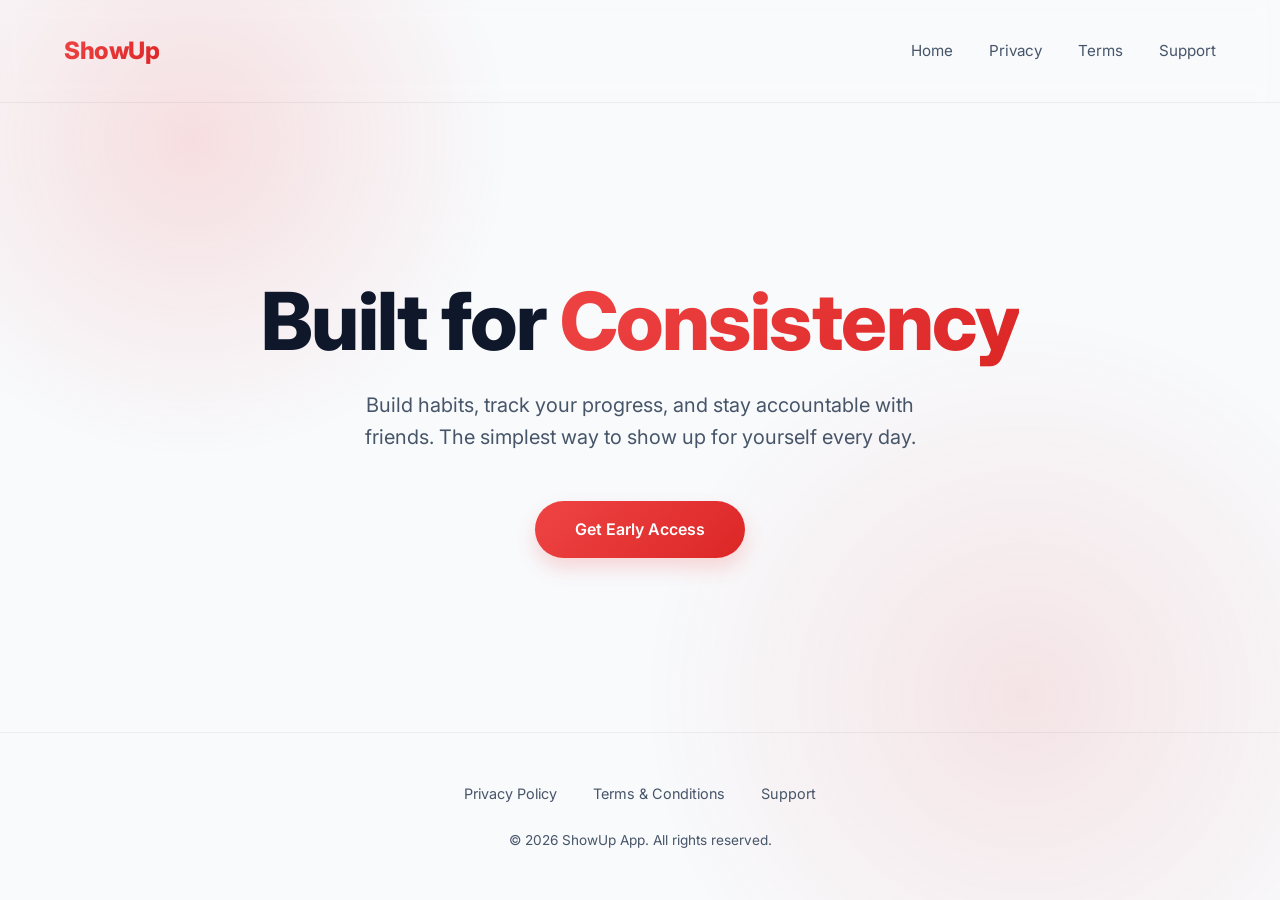
<file: index.html>
<!DOCTYPE html>
<html lang="en">
<head>
    <meta charset="UTF-8">
    <meta name="viewport" content="width=device-width, initial-scale=1.0">
    <title>ShowUp | Your Accountability Partner</title>
    <meta name="description" content="ShowUp is a simple habit tracking and accountability app to help you build and maintain positive habits.">
    <link rel="stylesheet" href="style.css">
    <link rel="shortcut icon" href="favicon.ico" type="image/x-icon">
</head>
<body>
    <div class="bg-glow"></div>
    <div class="bg-glow-2"></div>

    <nav>
        <a href="index.html" class="logo">ShowUp</a>
        <div class="nav-links">
            <a href="index.html">Home</a>
            <a href="privacy.html">Privacy</a>
            <a href="terms.html">Terms</a>
            <a href="support.html">Support</a>
        </div>
    </nav>

    <main class="hero">
        <h1 class="animate">Built for <span>Consistency</span></h1>
        <p class="animate delay-1">Build habits, track your progress, and stay accountable with friends. The simplest way to show up for yourself every day.</p>
        <div class="animate delay-2">
            <a href="#" class="btn btn-primary">Get Early Access</a>
        </div>
    </main>

    <footer>
        <div class="footer-content">
            <div class="footer-links">
                <a href="privacy.html">Privacy Policy</a>
                <a href="terms.html">Terms & Conditions</a>
                <a href="support.html">Support</a>
            </div>
            <p class="copyright">&copy; 2026 ShowUp App. All rights reserved.</p>
        </div>
    </footer>
</body>
</html>
</file>
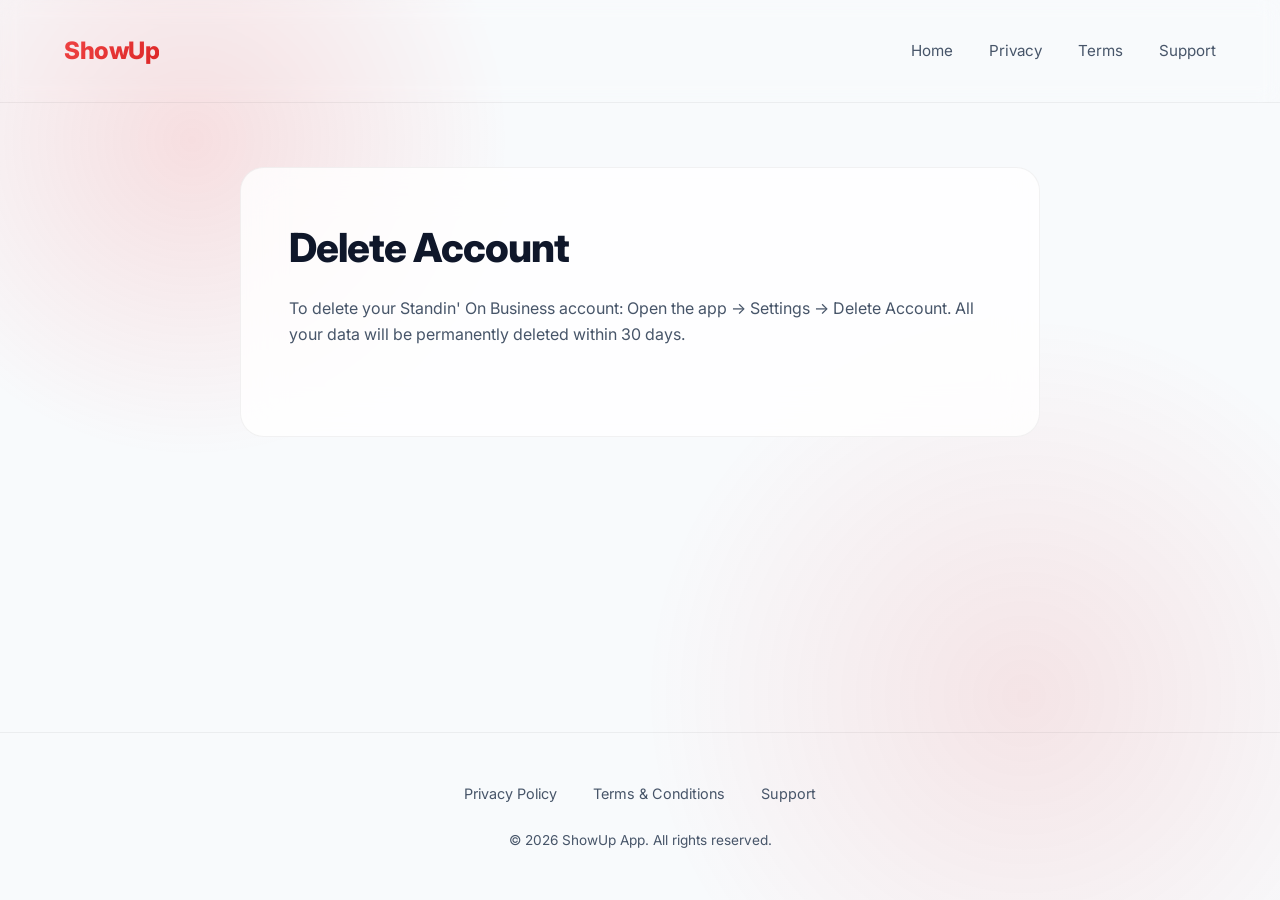
<file: delete-account.html>
<!DOCTYPE html>
<html lang="en">
<head>
    <meta charset="UTF-8">
    <meta name="viewport" content="width=device-width, initial-scale=1.0">
    <title>Delete Account | ShowUp</title>
    <meta name="description" content="Instructions on how to delete your account.">
    <link rel="stylesheet" href="style.css">
    <link rel="shortcut icon" href="favicon.ico" type="image/x-icon">
</head>
<body>
    <div class="bg-glow"></div>
    <div class="bg-glow-2"></div>

    <nav>
        <a href="index.html" class="logo">ShowUp</a>
        <div class="nav-links">
            <a href="index.html">Home</a>
            <a href="privacy.html">Privacy</a>
            <a href="terms.html">Terms</a>
            <a href="support.html">Support</a>
        </div>
    </nav>

    <main class="page-container animate">
        <h1 class="page-title">Delete Account</h1>

        <div class="content-section">
            <p>To delete your Standin' On Business account: Open the app &rarr; Settings &rarr; Delete Account. All your data will be permanently deleted within 30 days.</p>
        </div>
    </main>

    <footer>
        <div class="footer-content">
            <div class="footer-links">
                <a href="privacy.html">Privacy Policy</a>
                <a href="terms.html">Terms & Conditions</a>
                <a href="support.html">Support</a>
            </div>
            <p class="copyright">&copy; 2026 ShowUp App. All rights reserved.</p>
        </div>
    </footer>
</body>
</html>
</file>
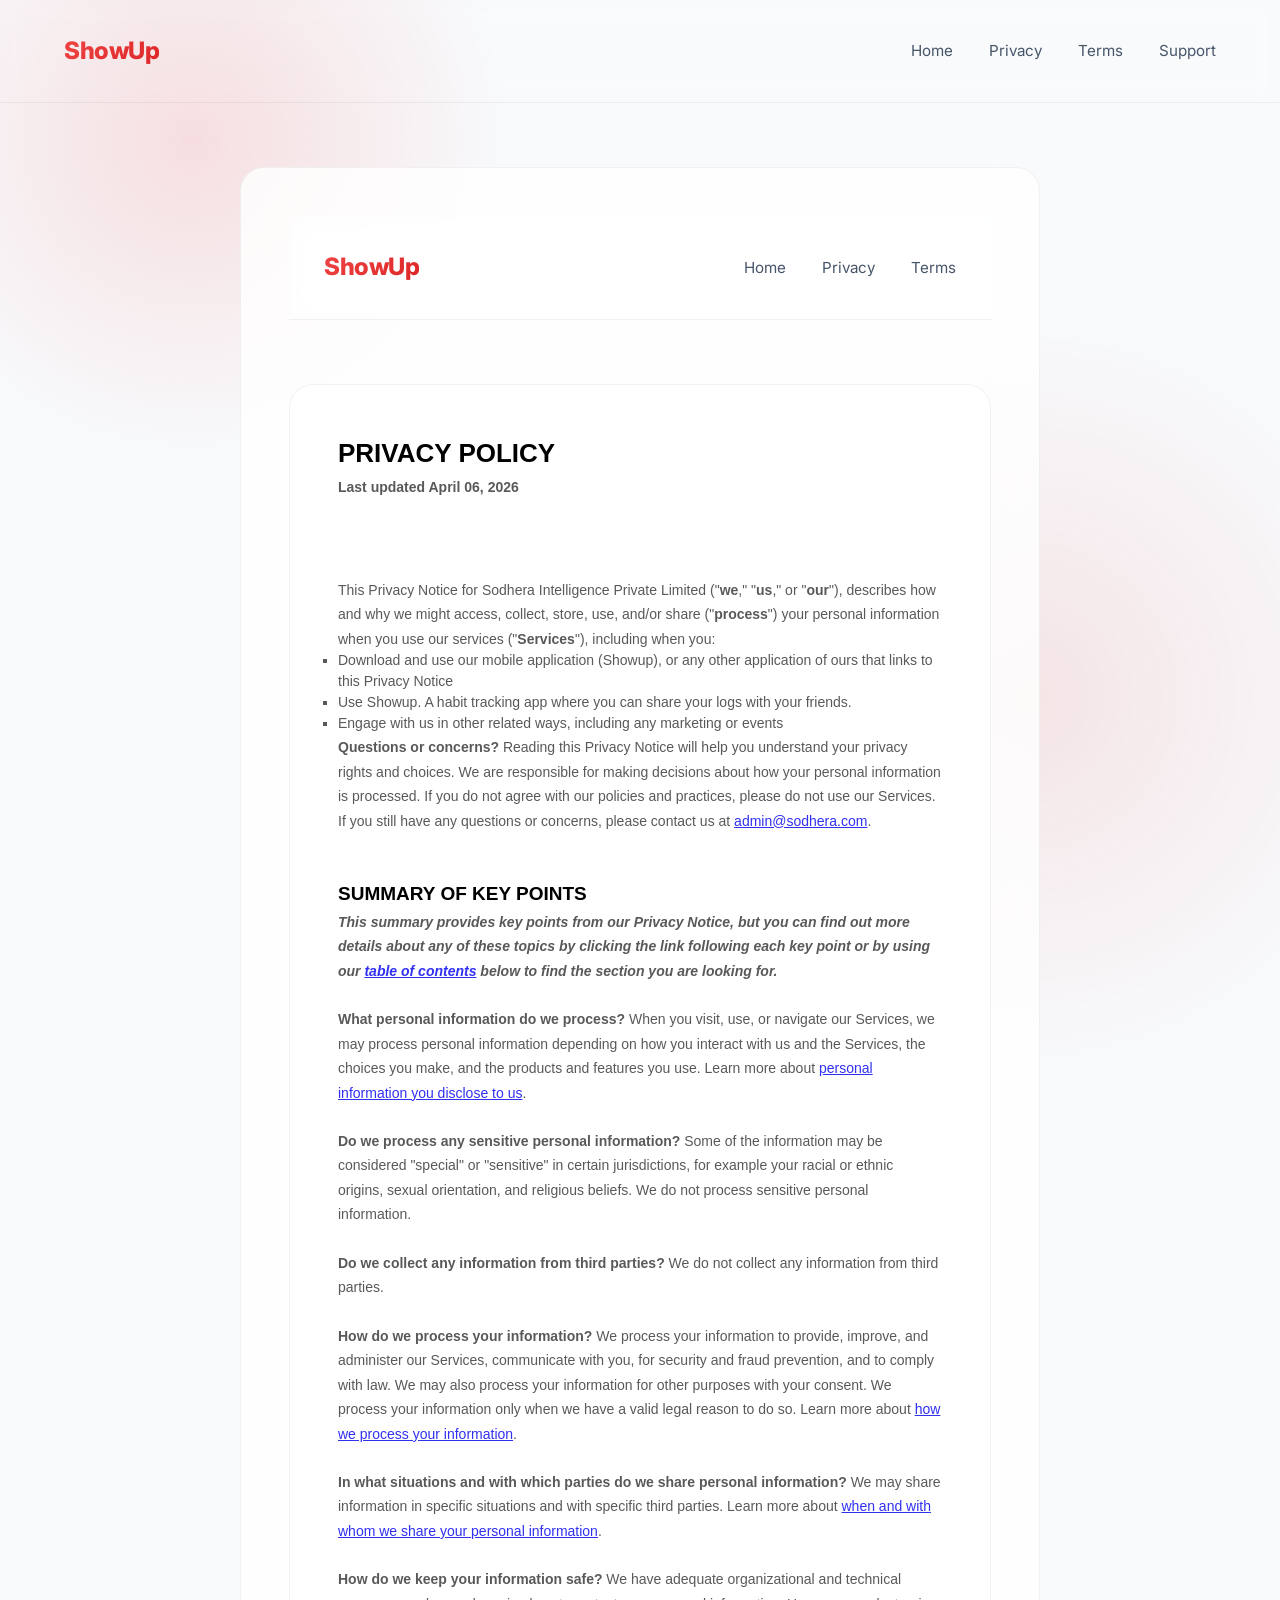
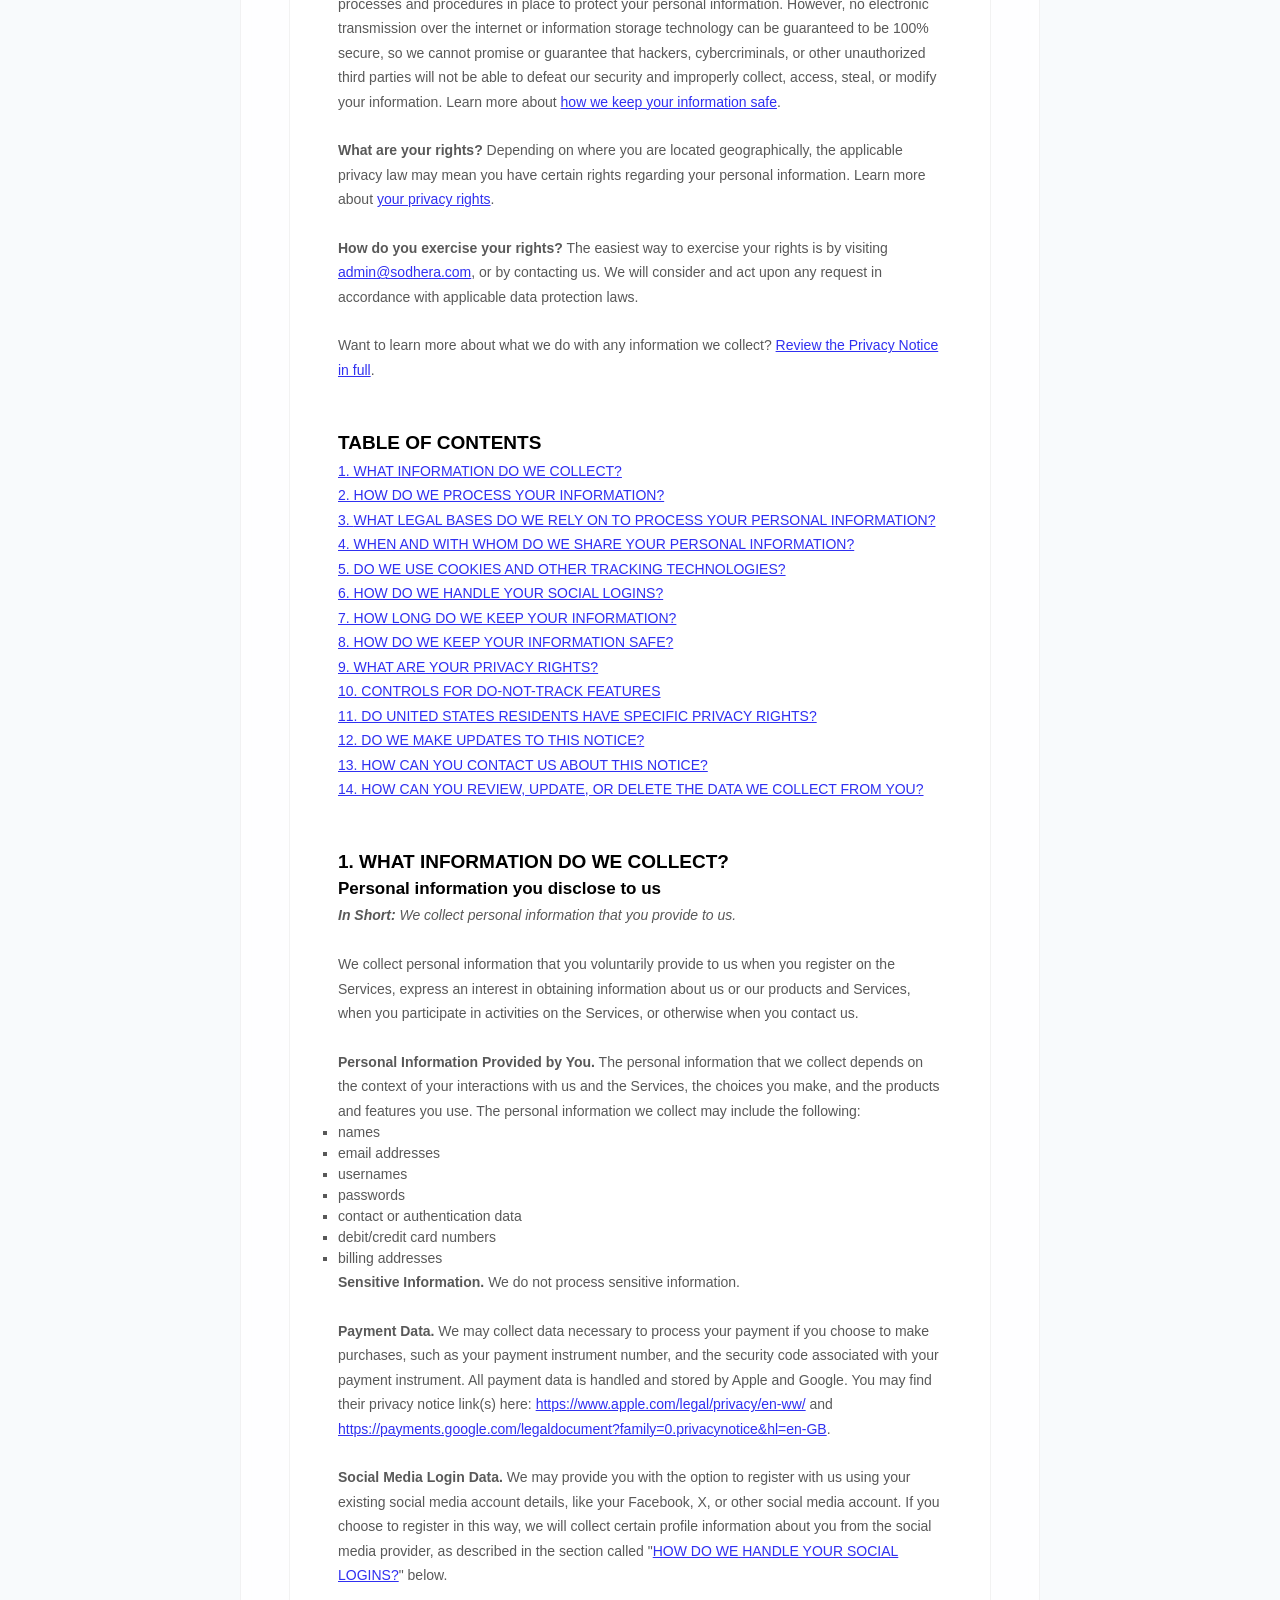
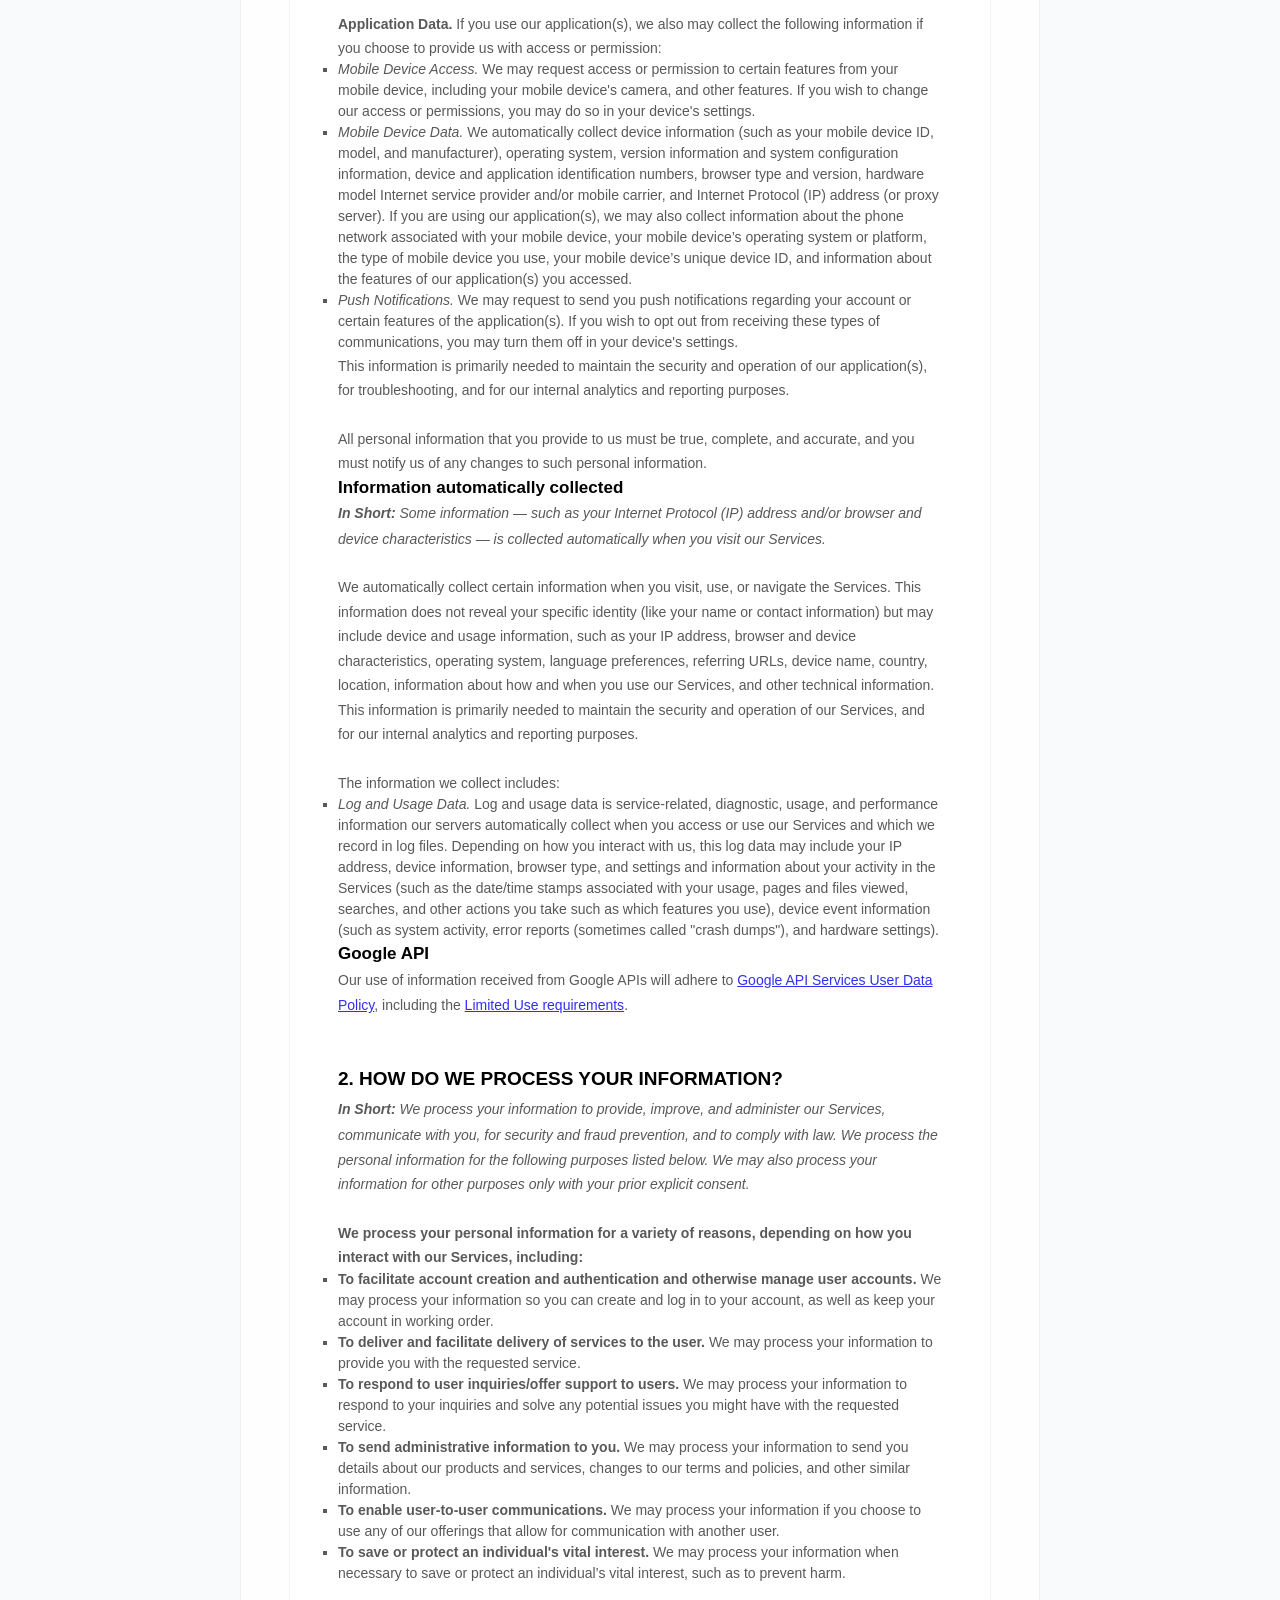
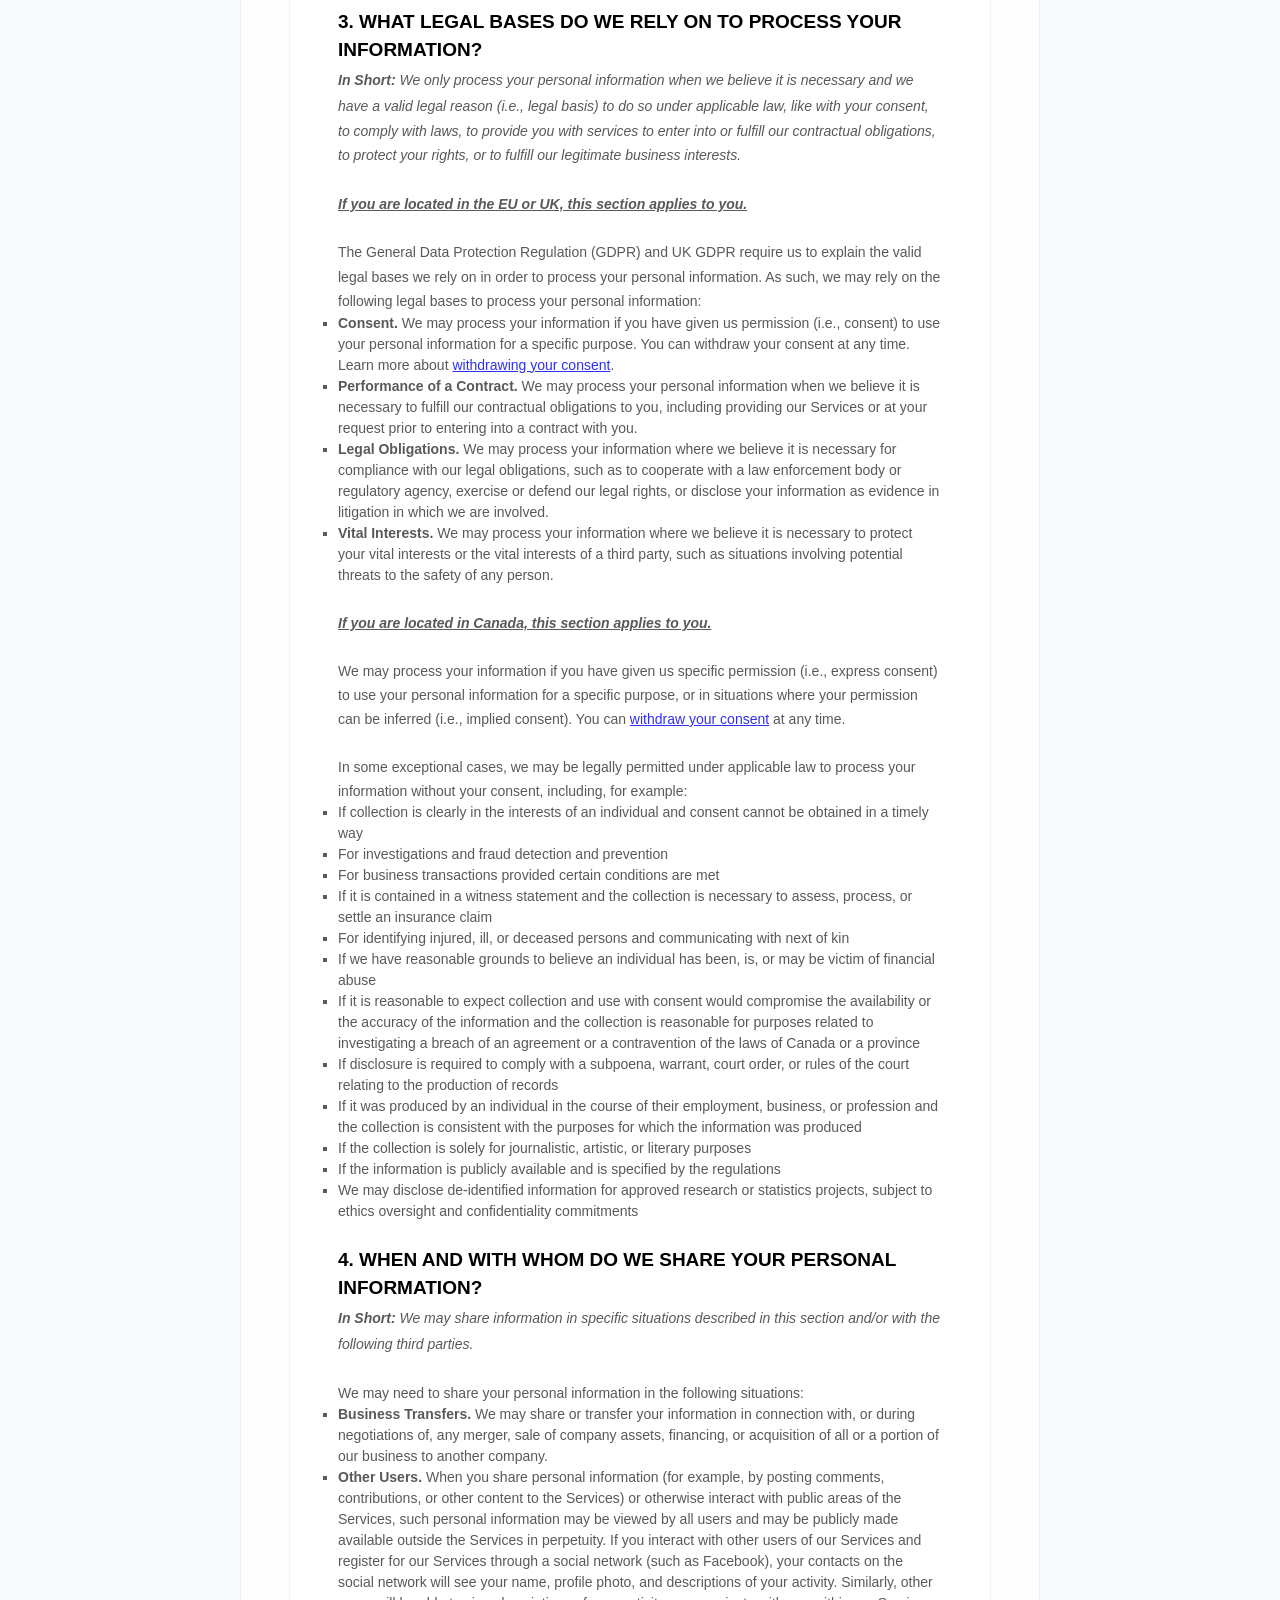
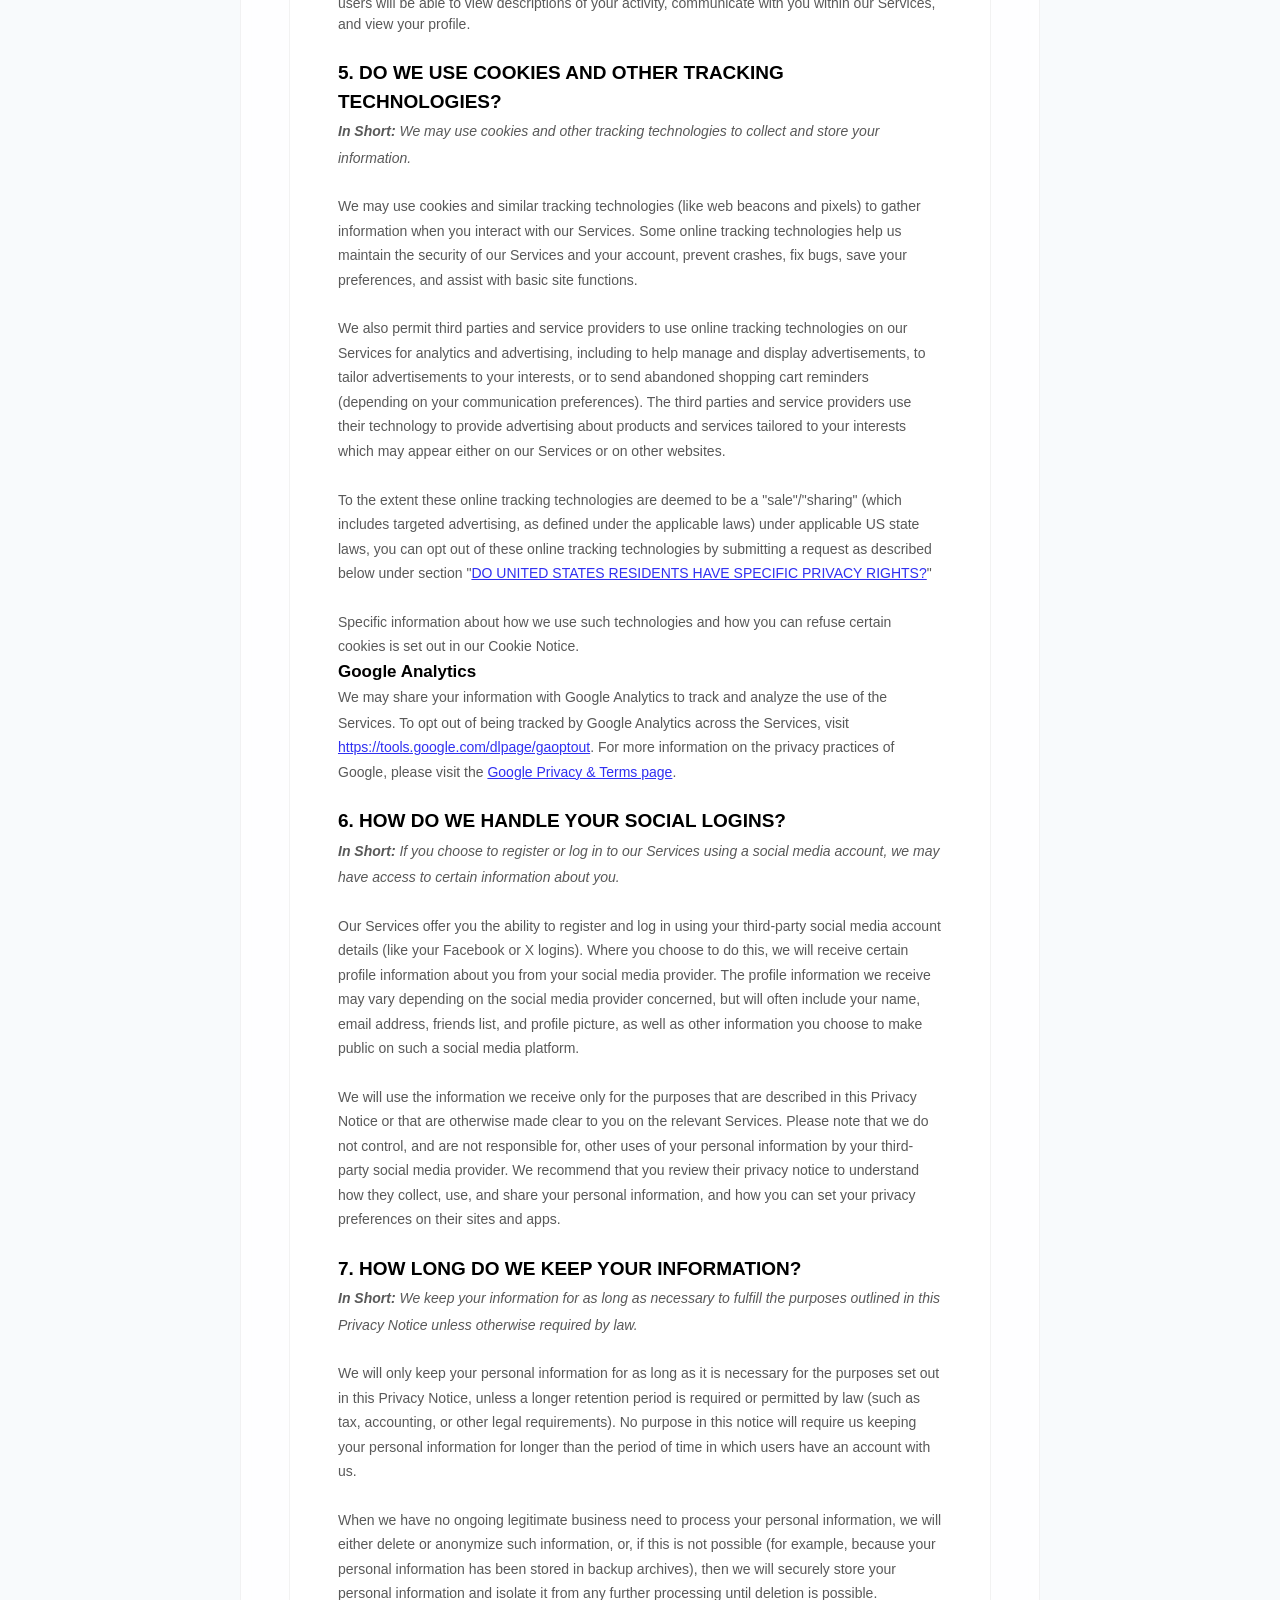
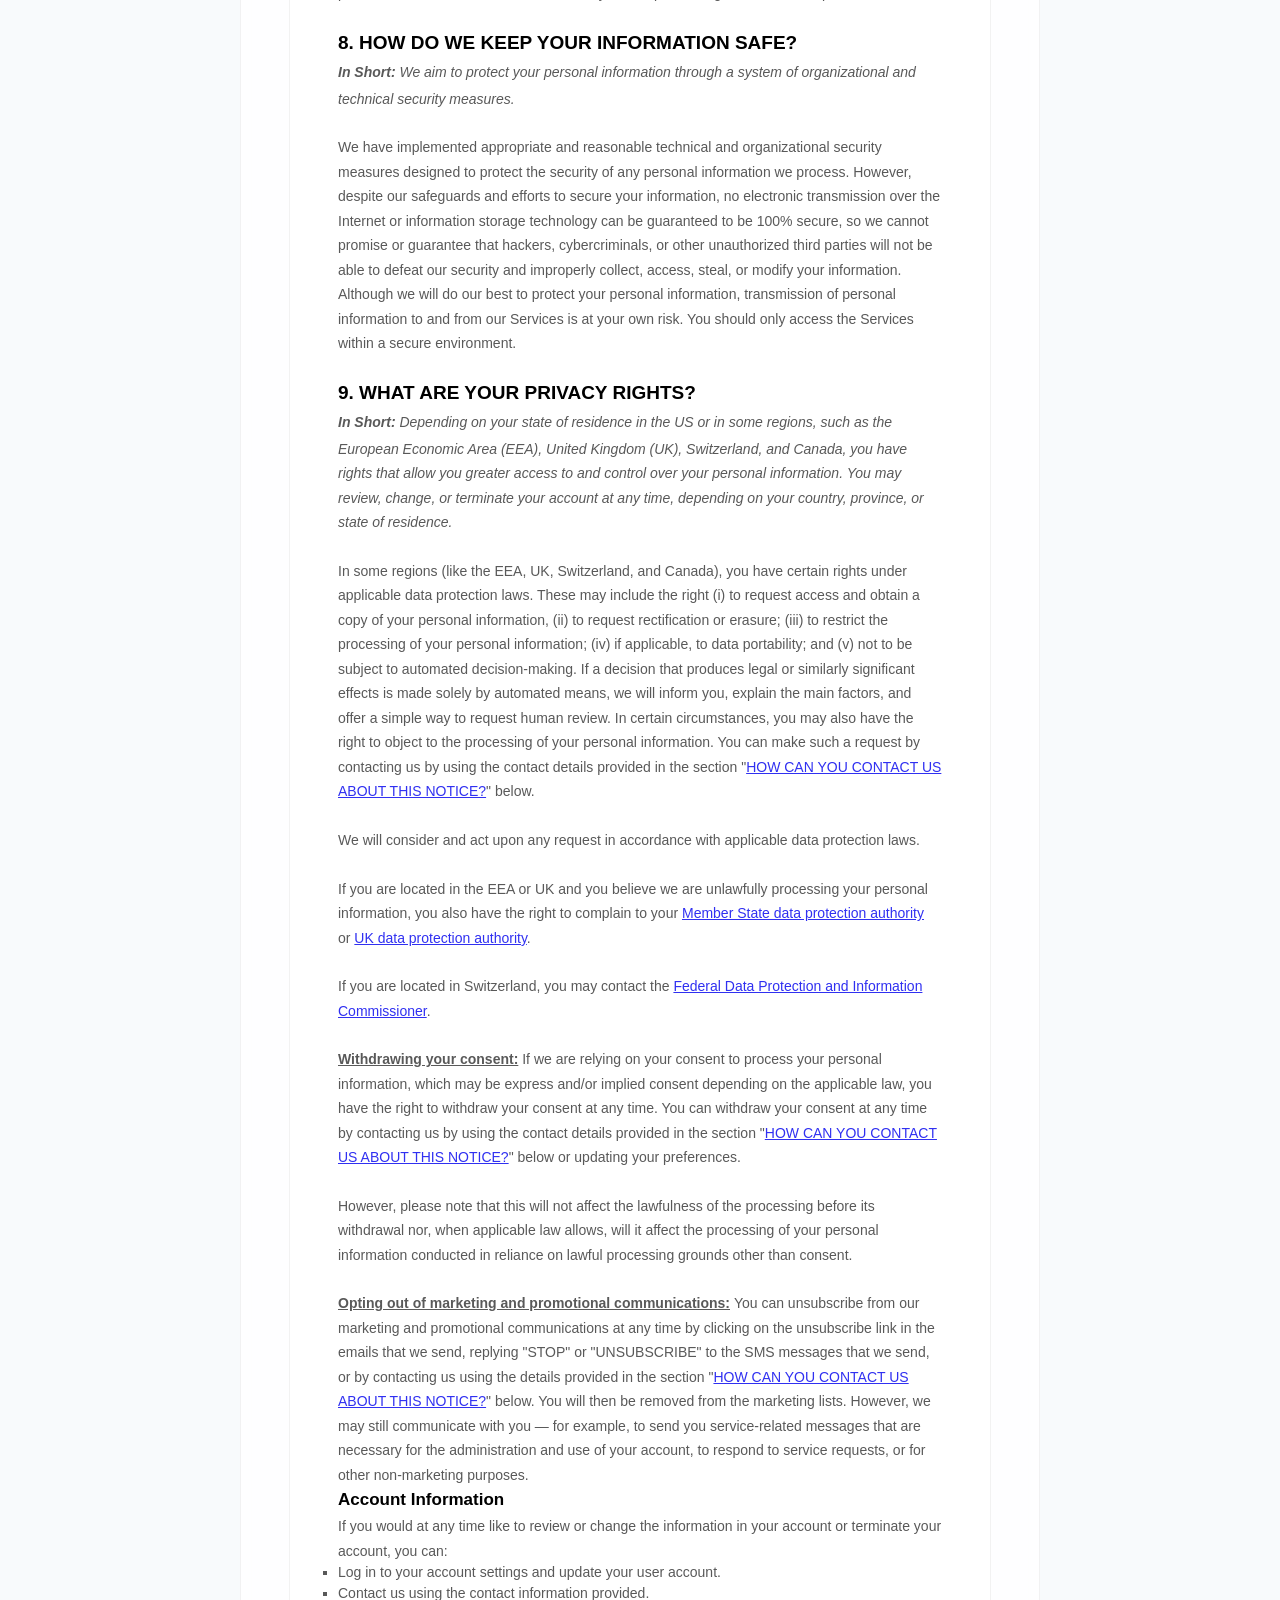
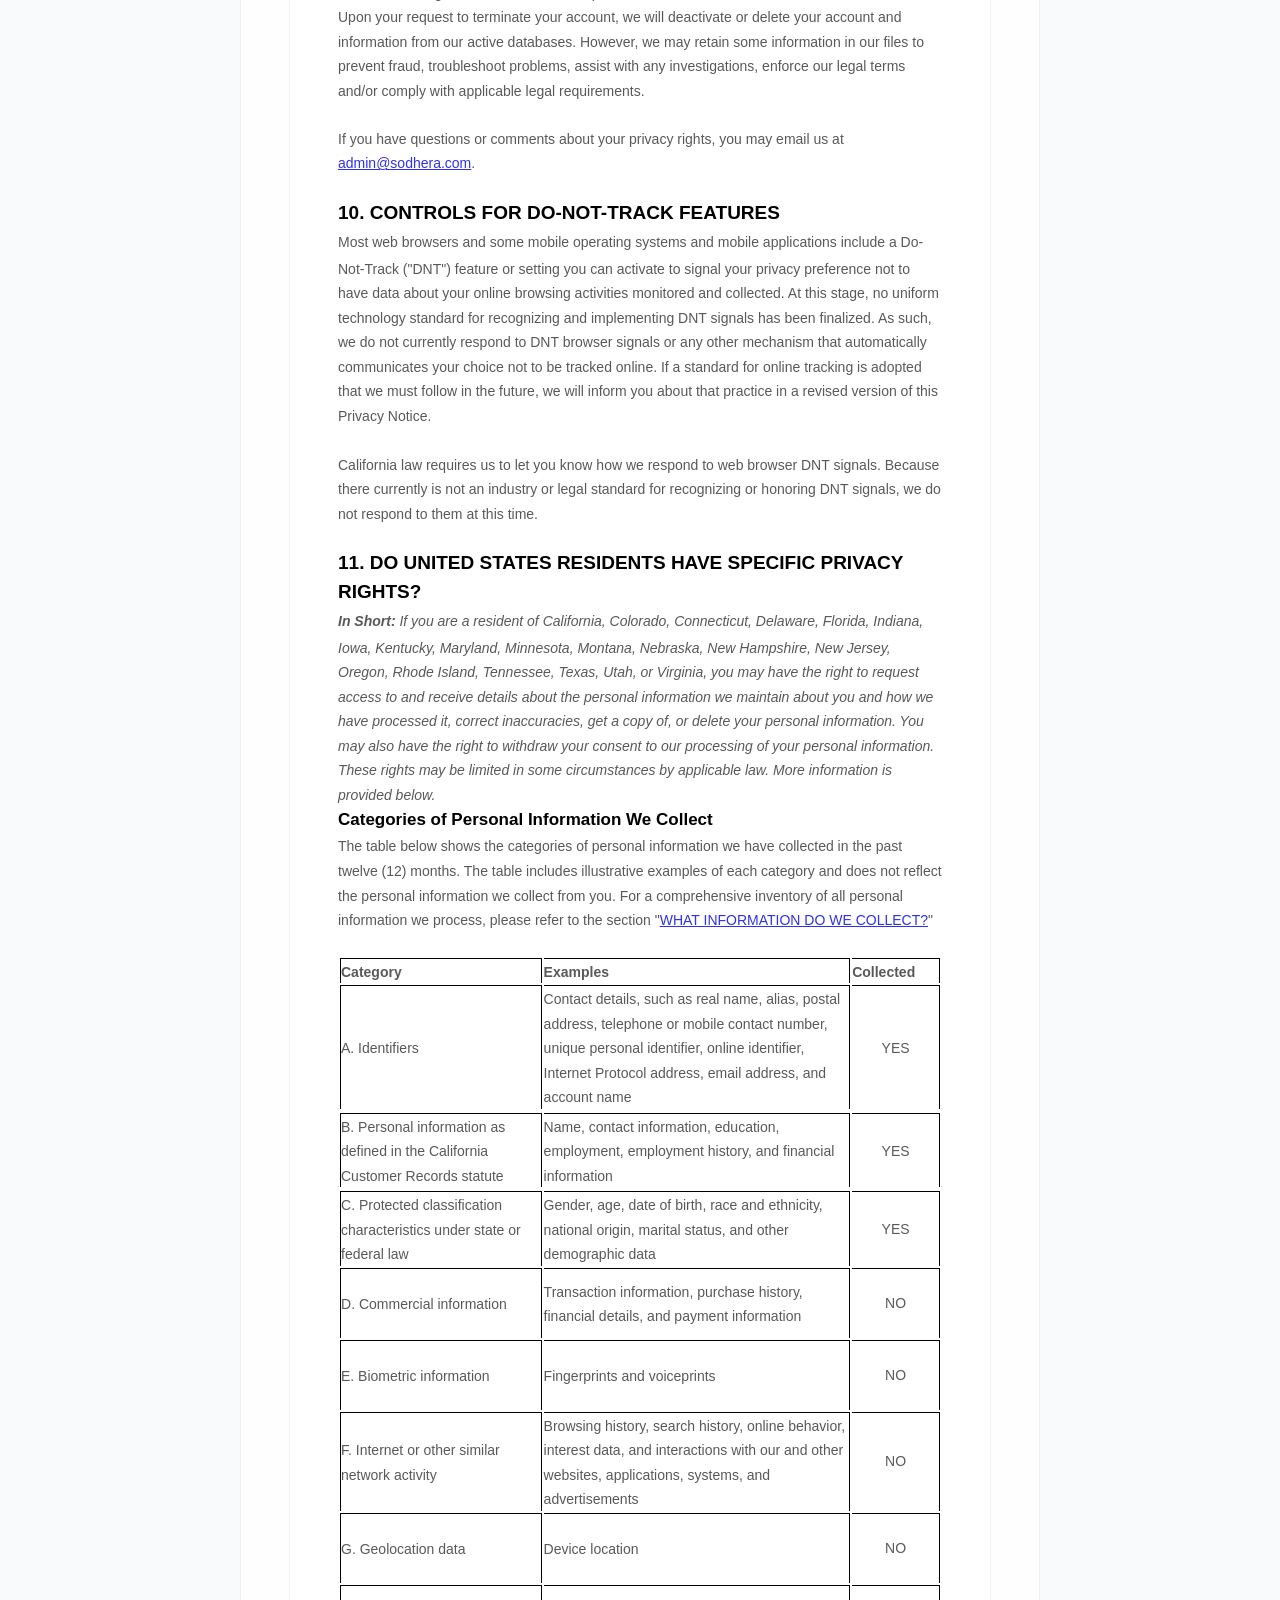
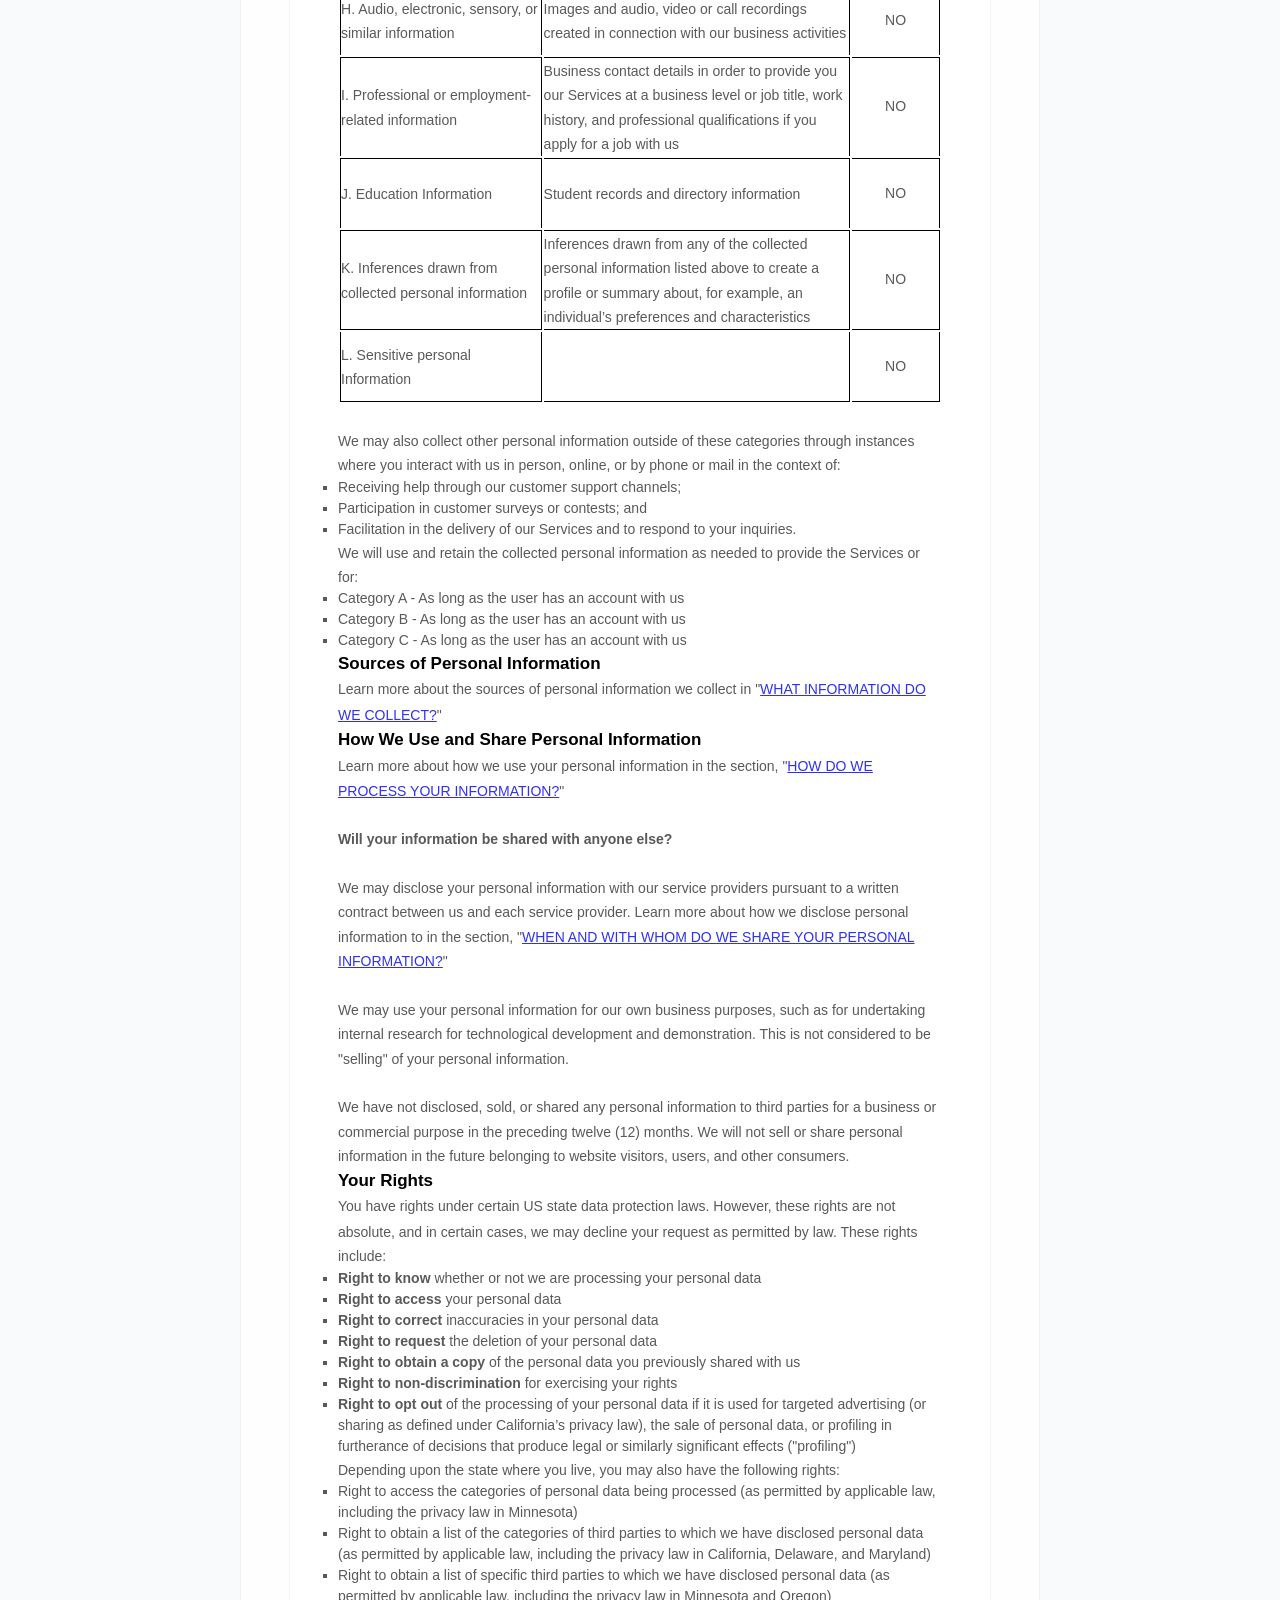
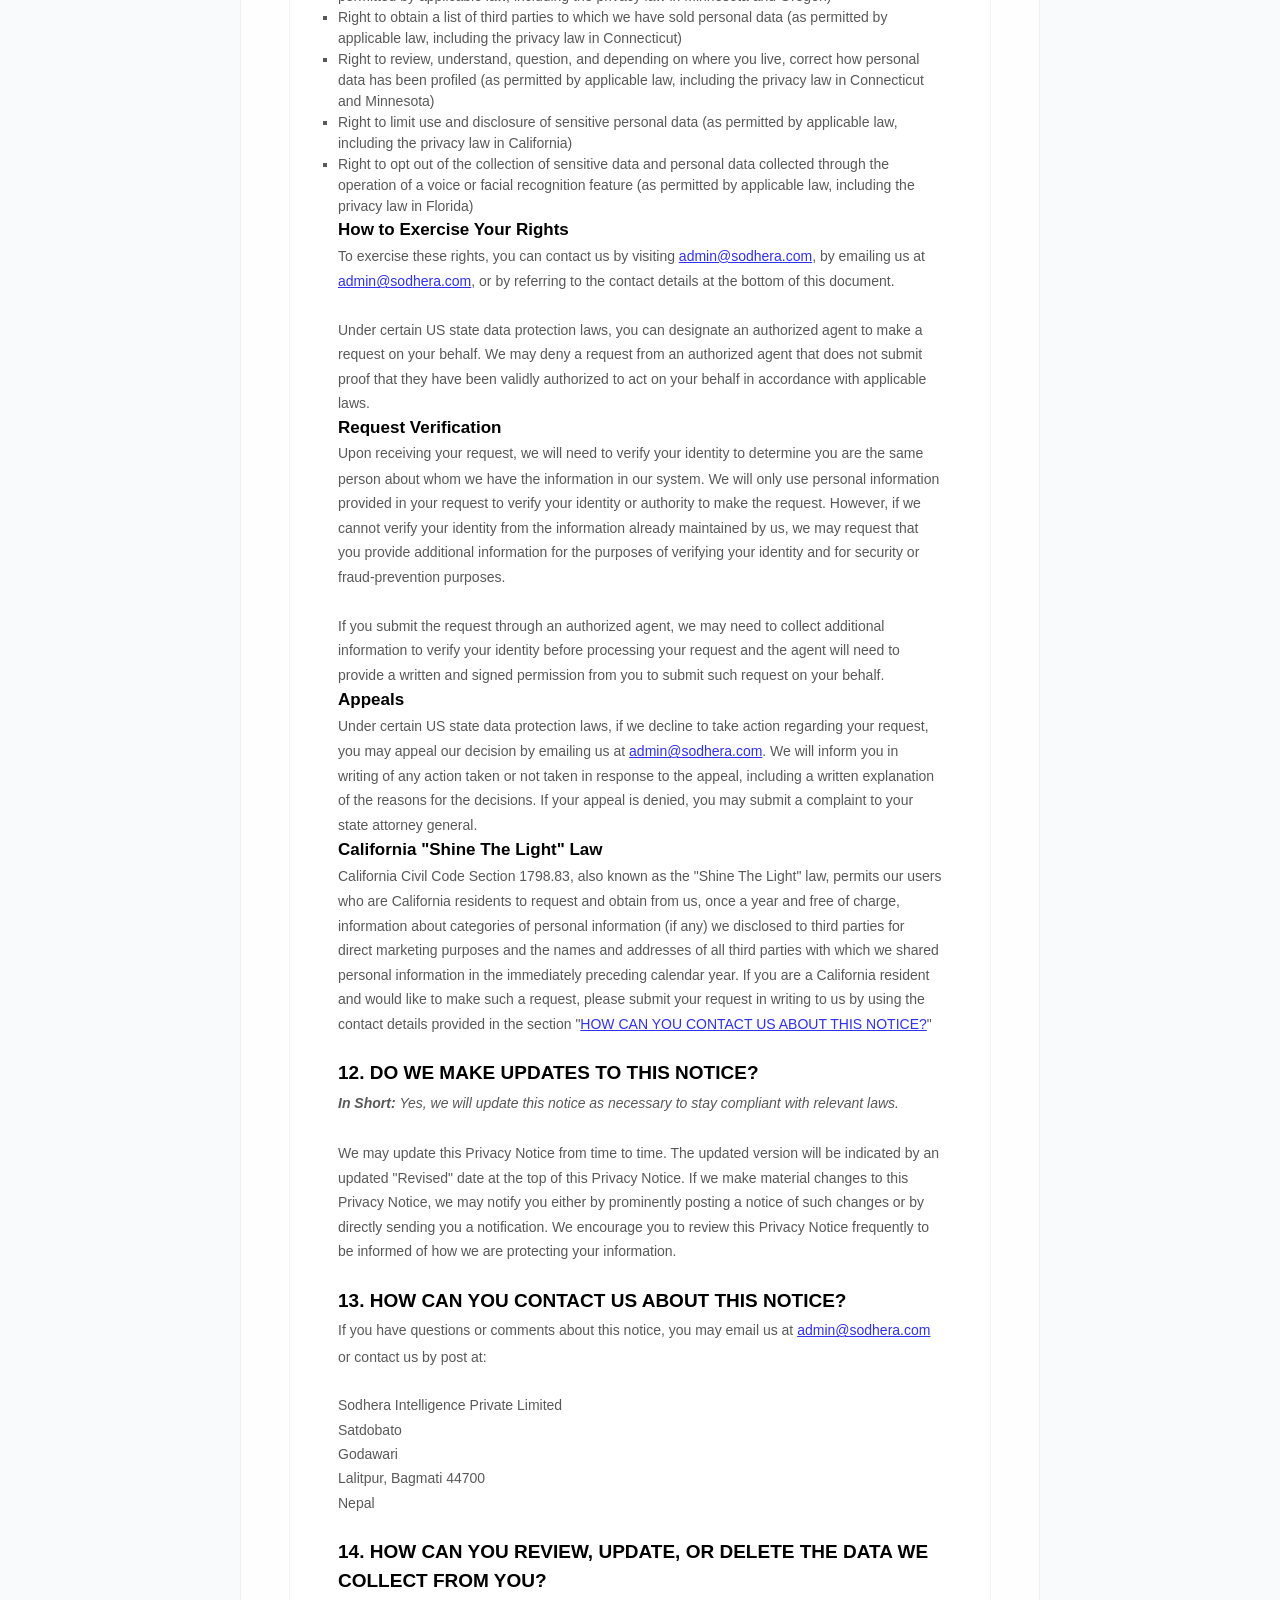
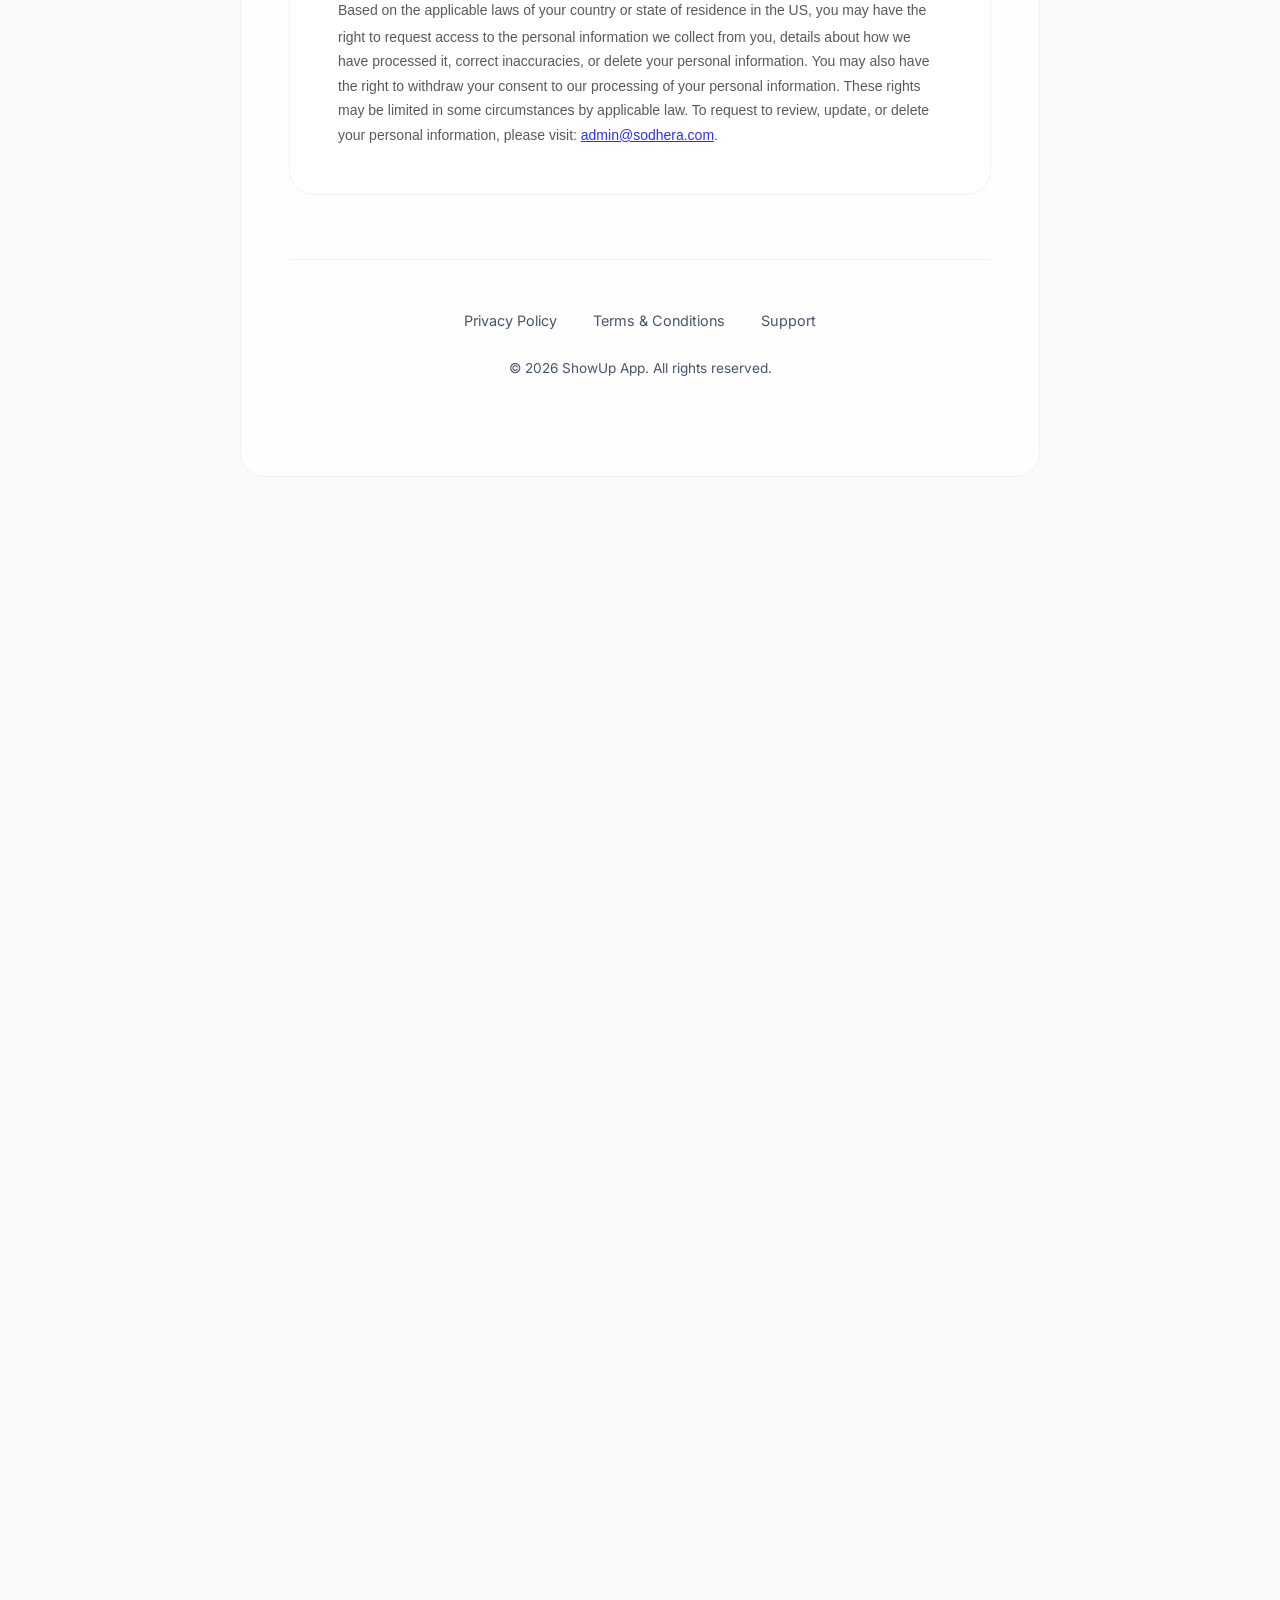
<file: privacy.html>
<!DOCTYPE html>
<html lang="en">
<head>
    <meta charset="UTF-8">
    <meta name="viewport" content="width=device-width, initial-scale=1.0">
    <title>Privacy Policy | ShowUp</title>
    <meta name="description" content="Privacy Policy for ShowUp app.">
    <link rel="stylesheet" href="style.css">
    <link rel="shortcut icon" href="favicon.ico" type="image/x-icon">
</head>
<body>
    <div class="bg-glow"></div>
    <div class="bg-glow-2"></div>

    <nav>
        <a href="index.html" class="logo">ShowUp</a>
        <div class="nav-links">
            <a href="index.html">Home</a>
            <a href="privacy.html">Privacy</a>
            <a href="terms.html">Terms</a>
            <a href="support.html">Support</a>
        </div>
    </nav>

    <main class="page-container animate">
        <div class="legal-content">
<!DOCTYPE html>
<html lang="en">
<head>
    <meta charset="UTF-8">
    <meta name="viewport" content="width=device-width, initial-scale=1.0">
    <title>Privacy Policy | ShowUp</title>
    <meta name="description" content="Privacy Policy for ShowUp app.">
    <link rel="stylesheet" href="style.css">
    <link rel="shortcut icon" href="favicon.ico" type="image/x-icon">
</head>
<body>
    <div class="bg-glow"></div>
    <div class="bg-glow-2"></div>

    <nav>
        <a href="index.html" class="logo">ShowUp</a>
        <div class="nav-links">
            <a href="index.html">Home</a>
            <a href="privacy.html">Privacy</a>
            <a href="terms.html">Terms</a>
        </div>
    </nav>

    <main class="page-container animate">
        <div class="legal-content">
<style>
  [data-custom-class='body'], [data-custom-class='body'] * {
          background: transparent !important;
        }
[data-custom-class='title'], [data-custom-class='title'] * {
          font-family: Arial !important;
font-size: 26px !important;
color: #000000 !important;
        }
[data-custom-class='subtitle'], [data-custom-class='subtitle'] * {
          font-family: Arial !important;
color: #595959 !important;
font-size: 14px !important;
        }
[data-custom-class='heading_1'], [data-custom-class='heading_1'] * {
          font-family: Arial !important;
font-size: 19px !important;
color: #000000 !important;
        }
[data-custom-class='heading_2'], [data-custom-class='heading_2'] * {
          font-family: Arial !important;
font-size: 17px !important;
color: #000000 !important;
        }
[data-custom-class='body_text'], [data-custom-class='body_text'] * {
          color: #595959 !important;
font-size: 14px !important;
font-family: Arial !important;
        }
[data-custom-class='link'], [data-custom-class='link'] * {
          color: #3030F1 !important;
font-size: 14px !important;
font-family: Arial !important;
word-break: break-word !important;
        }
</style>
      

      <div data-custom-class="body">
      <div><strong><span style="font-size: 26px;"><span data-custom-class="title"><bdt class="block-component"></bdt><bdt class="question"><h1>PRIVACY POLICY</h1></bdt><bdt class="statement-end-if-in-editor"></bdt></span></span></strong></div><div><span style="color: rgb(127, 127, 127);"><strong><span style="font-size: 15px;"><span data-custom-class="subtitle">Last updated <bdt class="question">April 06, 2026</bdt></span></span></strong></span></div><div><br></div><div><br></div><div><br></div><div style="line-height: 1.5;"><span style="color: rgb(127, 127, 127);"><span style="color: rgb(89, 89, 89); font-size: 15px;"><span data-custom-class="body_text">This Privacy Notice for <bdt class="question noTranslate">Sodhera Intelligence Private Limited</bdt><bdt class="block-component"></bdt></bdt> (<bdt class="block-component"></bdt>"<strong>we</strong>," "<strong>us</strong>," or "<strong>our</strong>"<bdt class="statement-end-if-in-editor"></bdt></span><span data-custom-class="body_text">), describes how and why we might access, collect, store, use, and/or share (<bdt class="block-component"></bdt>"<strong>process</strong>"<bdt class="statement-end-if-in-editor"></bdt>) your personal information when you use our services (<bdt class="block-component"></bdt>"<strong>Services</strong>"<bdt class="statement-end-if-in-editor"></bdt>), including when you:</span></span></span><span style="font-size: 15px;"><span style="color: rgb(127, 127, 127);"><span data-custom-class="body_text"><span style="color: rgb(89, 89, 89);"><span data-custom-class="body_text"><bdt class="block-component"></bdt></span></span></span></span></span></span></span></span></li></ul><div><bdt class="block-component"><span style="font-size: 15px;"><span style="font-size: 15px;"><span style="color: rgb(127, 127, 127);"><span data-custom-class="body_text"><span style="color: rgb(89, 89, 89);"><span data-custom-class="body_text"><bdt class="block-component"></bdt></span></span></span></span></span></span></bdt></div><ul><li data-custom-class="body_text" style="line-height: 1.5;"><span style="font-size: 15px; color: rgb(89, 89, 89);"><span style="font-size: 15px; color: rgb(89, 89, 89);"><span data-custom-class="body_text">Download and use<bdt class="block-component"></bdt> our mobile application<bdt class="block-component"></bdt> (<bdt class="question noTranslate">Showup)<span style="font-size: 15px; color: rgb(89, 89, 89);"><span style="font-size: 15px; color: rgb(89, 89, 89);"><span data-custom-class="body_text"><span style="font-size: 15px;"><span style="color: rgb(89, 89, 89);"><span data-custom-class="body_text"><span style="font-size: 15px;"><span style="color: rgb(89, 89, 89);"><bdt class="statement-end-if-in-editor">,</bdt></span></span></span></span></span></span></span></span></bdt></span><span data-custom-class="body_text"><span style="font-size: 15px;"><span style="color: rgb(89, 89, 89);"><span data-custom-class="body_text"><span style="font-size: 15px;"><span style="color: rgb(89, 89, 89);"><bdt class="statement-end-if-in-editor"><bdt class="block-component"> or any other application of ours that links to this Privacy Notice</bdt></bdt></span></span></span></span></span></span></span></span></li></ul><div style="line-height: 1.5;"><bdt class="block-component"><span style="font-size: 15px;"></span></bdt></div><ul><li data-custom-class="body_text" style="line-height: 1.5;"><span style="font-size: 15px;">Use <bdt class="question noTranslate">Showup</bdt>. <bdt class="question">A habit tracking app where you can share your logs with your friends.</bdt></span><bdt class="statement-end-if-in-editor"><span style="font-size: 15px;"></span></bdt></li></ul><div style="line-height: 1.5;"><span style="font-size: 15px;"><span style="color: rgb(127, 127, 127);"><span data-custom-class="body_text"><span style="color: rgb(89, 89, 89);"><span data-custom-class="body_text"><bdt class="block-component"></bdt></span></span></span></span></span></div><ul><li data-custom-class="body_text" style="line-height: 1.5;"><span style="font-size: 15px; color: rgb(89, 89, 89);"><span style="font-size: 15px; color: rgb(89, 89, 89);"><span data-custom-class="body_text">Engage with us in other related ways, including any marketing or events<span style="font-size: 15px;"><span style="color: rgb(89, 89, 89);"><span data-custom-class="body_text"><span style="font-size: 15px;"><span style="color: rgb(89, 89, 89);"><bdt class="statement-end-if-in-editor"></bdt></span></span></span></span></span></span></span></span></li></ul><div style="line-height: 1.5;"><span style="font-size: 15px;"><span style="color: rgb(127, 127, 127);"><span data-custom-class="body_text"><strong>Questions or concerns? </strong>Reading this Privacy Notice will help you understand your privacy rights and choices. We are responsible for making decisions about how your personal information is processed. If you do not agree with our policies and practices, please do not use our Services.<bdt class="block-component"></bdt> If you still have any questions or concerns, please contact us at <bdt class="question noTranslate"><a target="_blank" data-custom-class="link" href="mailto:admin@sodhera.com">admin@sodhera.com</a></bdt>.</span></span></span></div><div style="line-height: 1.5;"><br></div><div style="line-height: 1.5;"><br></div><div style="line-height: 1.5;"><strong><span style="font-size: 15px;"><span data-custom-class="heading_1"><h2>SUMMARY OF KEY POINTS</h2></span></span></strong></div><div style="line-height: 1.5;"><span style="font-size: 15px;"><span data-custom-class="body_text"><strong><em>This summary provides key points from our Privacy Notice, but you can find out more details about any of these topics by clicking the link following each key point or by using our </em></strong></span></span><a data-custom-class="link" href="#toc"><span style="color: rgb(0, 58, 250); font-size: 15px;"><span data-custom-class="body_text"><strong><em>table of contents</em></strong></span></span></a><span style="font-size: 15px;"><span data-custom-class="body_text"><strong><em> below to find the section you are looking for.</em></strong></span></span></div><div style="line-height: 1.5;"><br></div><div style="line-height: 1.5;"><span style="font-size: 15px;"><span data-custom-class="body_text"><strong>What personal information do we process?</strong> When you visit, use, or navigate our Services, we may process personal information depending on how you interact with us and the Services, the choices you make, and the products and features you use. Learn more about </span></span><a data-custom-class="link" href="#personalinfo"><span style="color: rgb(0, 58, 250); font-size: 15px;"><span data-custom-class="body_text">personal information you disclose to us</span></span></a><span data-custom-class="body_text">.</span></div><div style="line-height: 1.5;"><br></div><div style="line-height: 1.5;"><span style="font-size: 15px;"><span data-custom-class="body_text"><strong>Do we process any sensitive personal information? </strong>Some of the information may be considered <bdt class="block-component"></bdt>"special" or "sensitive"<bdt class="statement-end-if-in-editor"></bdt> in certain jurisdictions, for example your racial or ethnic origins, sexual orientation, and religious beliefs. <bdt class="block-component"></bdt>We do not process sensitive personal information.<bdt class="else-block"></bdt></span></span></div><div style="line-height: 1.5;"><br></div><div style="line-height: 1.5;"><span style="font-size: 15px;"><span data-custom-class="body_text"><strong>Do we collect any information from third parties?</strong> <bdt class="block-component"></bdt>We do not collect any information from third parties.<bdt class="else-block"></bdt></span></span></div><div style="line-height: 1.5;"><br></div><div style="line-height: 1.5;"><span style="font-size: 15px;"><span data-custom-class="body_text"><strong>How do we process your information?</strong> We process your information to provide, improve, and administer our Services, communicate with you, for security and fraud prevention, and to comply with law. We may also process your information for other purposes with your consent. We process your information only when we have a valid legal reason to do so. Learn more about </span></span><a data-custom-class="link" href="#infouse"><span style="color: rgb(0, 58, 250); font-size: 15px;"><span data-custom-class="body_text">how we process your information</span></span></a><span data-custom-class="body_text">.</span></div><div style="line-height: 1.5;"><br></div><div style="line-height: 1.5;"><span style="font-size: 15px;"><span data-custom-class="body_text"><strong>In what situations and with which <bdt class="block-component"></bdt>parties do we share personal information?</strong> We may share information in specific situations and with specific <bdt class="block-component"></bdt>third parties. Learn more about </span></span><a data-custom-class="link" href="#whoshare"><span style="color: rgb(0, 58, 250); font-size: 15px;"><span data-custom-class="body_text">when and with whom we share your personal information</span></span></a><span style="font-size: 15px;"><span data-custom-class="body_text">.<bdt class="block-component"></bdt></span></span></div><div style="line-height: 1.5;"><br></div><div style="line-height: 1.5;"><span style="font-size: 15px;"><span data-custom-class="body_text"><strong>How do we keep your information safe?</strong> We have adequate <bdt class="block-component"></bdt>organizational<bdt class="statement-end-if-in-editor"></bdt> and technical processes and procedures in place to protect your personal information. However, no electronic transmission over the internet or information storage technology can be guaranteed to be 100% secure, so we cannot promise or guarantee that hackers, cybercriminals, or other <bdt class="block-component"></bdt>unauthorized<bdt class="statement-end-if-in-editor"></bdt> third parties will not be able to defeat our security and improperly collect, access, steal, or modify your information. Learn more about </span></span><a data-custom-class="link" href="#infosafe"><span style="color: rgb(0, 58, 250); font-size: 15px;"><span data-custom-class="body_text">how we keep your information safe</span></span></a><span data-custom-class="body_text">.</span><span style="font-size: 15px;"><span data-custom-class="body_text"><bdt class="statement-end-if-in-editor"></bdt></span></span></div><div style="line-height: 1.5;"><br></div><div style="line-height: 1.5;"><span style="font-size: 15px;"><span data-custom-class="body_text"><strong>What are your rights?</strong> Depending on where you are located geographically, the applicable privacy law may mean you have certain rights regarding your personal information. Learn more about </span></span><a data-custom-class="link" href="#privacyrights"><span style="color: rgb(0, 58, 250); font-size: 15px;"><span data-custom-class="body_text">your privacy rights</span></span></a><span data-custom-class="body_text">.</span></div><div style="line-height: 1.5;"><br></div><div style="line-height: 1.5;"><span style="font-size: 15px;"><span data-custom-class="body_text"><strong>How do you exercise your rights?</strong> The easiest way to exercise your rights is by <bdt class="block-component"></bdt>visiting <span style="color: rgb(0, 58, 250);"><bdt class="question noTranslate"><a target="_blank" data-custom-class="link" href="mailto:admin@sodhera.com">admin@sodhera.com</a></bdt></span><bdt class="else-block"></bdt>, or by contacting us. We will consider and act upon any request in accordance with applicable data protection laws.</span></span></div><div style="line-height: 1.5;"><br></div><div style="line-height: 1.5;"><span style="font-size: 15px;"><span data-custom-class="body_text">Want to learn more about what we do with any information we collect? </span></span><a data-custom-class="link" href="#toc"><span style="color: rgb(0, 58, 250); font-size: 15px;"><span data-custom-class="body_text">Review the Privacy Notice in full</span></span></a><span style="font-size: 15px;"><span data-custom-class="body_text">.</span></span></div><div style="line-height: 1.5;"><br></div><div style="line-height: 1.5;"><br></div><div id="toc" style="line-height: 1.5;"><span style="font-size: 15px;"><span style="color: rgb(127, 127, 127);"><span style="color: rgb(0, 0, 0);"><strong><span data-custom-class="heading_1"><h2>TABLE OF CONTENTS</h2></span></strong></span></span></span></div><div style="line-height: 1.5;"><span style="font-size: 15px;"><a data-custom-class="link" href="#infocollect"><span style="color: rgb(0, 58, 250);">1. WHAT INFORMATION DO WE COLLECT?</span></a></span></div><div style="line-height: 1.5;"><span style="font-size: 15px;"><a data-custom-class="link" href="#infouse"><span style="color: rgb(0, 58, 250);">2. HOW DO WE PROCESS YOUR INFORMATION?<bdt class="block-component"></bdt></span></a></span></div><div style="line-height: 1.5;"><span style="font-size: 15px;"><a data-custom-class="link" href="#legalbases"><span style="color: rgb(0, 58, 250);">3. <span style="font-size: 15px;"><span style="color: rgb(0, 58, 250);">WHAT LEGAL BASES DO WE RELY ON TO PROCESS YOUR PERSONAL INFORMATION?</span></span><bdt class="statement-end-if-in-editor"></bdt></span></a></span></div><div style="line-height: 1.5;"><span style="font-size: 15px;"><span style="color: rgb(0, 58, 250);"><a data-custom-class="link" href="#whoshare">4. WHEN AND WITH WHOM DO WE SHARE YOUR PERSONAL INFORMATION?</a></span><span data-custom-class="body_text"><bdt class="block-component"></bdt></a><span style="color: rgb(127, 127, 127);"><span style="color: rgb(89, 89, 89);"><span data-custom-class="body_text"><span style="color: rgb(89, 89, 89);"><bdt class="block-component"></bdt></span></span></span></span></span></div><div style="line-height: 1.5;"><span style="font-size: 15px;"><a data-custom-class="link" href="#cookies"><span style="color: rgb(0, 58, 250);">5. DO WE USE COOKIES AND OTHER TRACKING TECHNOLOGIES?</span></a><span style="color: rgb(127, 127, 127);"><span style="color: rgb(89, 89, 89);"><span data-custom-class="body_text"><span style="color: rgb(89, 89, 89);"><bdt class="statement-end-if-in-editor"></bdt></span></span></span></span><bdt class="block-component"></bdt></span></div><div style="line-height: 1.5;"><span style="font-size: 15px;"><span style="color: rgb(127, 127, 127);"><span style="color: rgb(89, 89, 89);"><span data-custom-class="body_text"><span style="color: rgb(89, 89, 89);"><span style="color: rgb(89, 89, 89);"><span style="color: rgb(89, 89, 89);"><bdt class="block-component"></bdt></span></span></span></span></span></span></span></div><div style="line-height: 1.5;"><span style="font-size: 15px;"><a data-custom-class="link" href="#sociallogins"><span style="color: rgb(0, 58, 250);"><span style="color: rgb(0, 58, 250);"><span style="color: rgb(0, 58, 250);">6. HOW DO WE HANDLE YOUR SOCIAL LOGINS?</span></span></span></a><span style="color: rgb(127, 127, 127);"><span style="color: rgb(89, 89, 89);"><span data-custom-class="body_text"><span style="color: rgb(89, 89, 89);"><span style="color: rgb(89, 89, 89);"><span style="color: rgb(89, 89, 89);"><bdt class="statement-end-if-in-editor"></bdt></span></span> <bdt class="block-component"></bdt></span></span></span></span></span></div><div style="line-height: 1.5;"><span style="font-size: 15px;"><a data-custom-class="link" href="#inforetain"><span style="color: rgb(0, 58, 250);">7. HOW LONG DO WE KEEP YOUR INFORMATION?</span></a><span style="color: rgb(127, 127, 127);"><span style="color: rgb(89, 89, 89);"><span data-custom-class="body_text"><span style="color: rgb(89, 89, 89);"><span style="color: rgb(89, 89, 89);"><bdt class="block-component"></bdt></span></span></span></span></span></span></div><div style="line-height: 1.5;"><span style="font-size: 15px;"><a data-custom-class="link" href="#infosafe"><span style="color: rgb(0, 58, 250);">8. HOW DO WE KEEP YOUR INFORMATION SAFE?</span></a><span style="color: rgb(127, 127, 127);"><span style="color: rgb(89, 89, 89);"><span data-custom-class="body_text"><span style="color: rgb(89, 89, 89);"><bdt class="statement-end-if-in-editor"></bdt><bdt class="block-component"></bdt></span></span></span></span></span></div><div style="line-height: 1.5;"><span style="font-size: 15px;"><span style="color: rgb(0, 58, 250);"><a data-custom-class="link" href="#privacyrights">9. WHAT ARE YOUR PRIVACY RIGHTS?</a></span></span></div><div style="line-height: 1.5;"><span style="font-size: 15px;"><a data-custom-class="link" href="#DNT"><span style="color: rgb(0, 58, 250);">10. CONTROLS FOR DO-NOT-TRACK FEATURES<bdt class="block-component"></bdt></span></a></span></div><div style="line-height: 1.5;"><span style="font-size: 15px;"><a data-custom-class="link" href="#uslaws"><span style="color: rgb(0, 58, 250);">11. DO UNITED STATES RESIDENTS HAVE SPECIFIC PRIVACY RIGHTS?</span></a></span><bdt class="block-component"><span style="font-size: 15px;"><span data-custom-class="body_text"></span></bdt></span></div><div style="line-height: 1.5;"><bdt class="block-component"><span style="font-size: 15px;"></bdt><bdt class="block-component"></bdt><bdt class="block-component"></bdt><bdt class="block-component"></bdt><bdt class="block-component"></bdt><bdt class="block-component"></bdt><bdt class="block-component"></bdt><bdt class="block-component"></bdt><bdt class="block-component"></bdt><bdt class="block-component"></span></bdt></div><div style="line-height: 1.5;"><span style="font-size: 15px;"><a data-custom-class="link" href="#policyupdates"><span style="color: rgb(0, 58, 250);">12. DO WE MAKE UPDATES TO THIS NOTICE?</span></a></span></div><div style="line-height: 1.5;"><a data-custom-class="link" href="#contact"><span style="color: rgb(0, 58, 250); font-size: 15px;">13. HOW CAN YOU CONTACT US ABOUT THIS NOTICE?</span></a></div><div style="line-height: 1.5;"><a data-custom-class="link" href="#request"><span style="color: rgb(0, 58, 250);">14. HOW CAN YOU REVIEW, UPDATE, OR DELETE THE DATA WE COLLECT FROM YOU?</span></a></div><div style="line-height: 1.5;"><br></div><div style="line-height: 1.5;"><br></div><div id="infocollect" style="line-height: 1.5;"><span style="color: rgb(0, 0, 0);"><span style="color: rgb(0, 0, 0); font-size: 15px;"><span style="font-size: 15px; color: rgb(0, 0, 0);"><span style="font-size: 15px; color: rgb(0, 0, 0);"><span id="control" style="color: rgb(0, 0, 0);"><strong><span data-custom-class="heading_1"><h2>1. WHAT INFORMATION DO WE COLLECT?</h2></span></strong></span></span></span></span></span><span data-custom-class="heading_2" id="personalinfo" style="color: rgb(0, 0, 0);"><span style="font-size: 15px;"><strong><h3>Personal information you disclose to us</h3></strong></span></span><span style="color: rgb(127, 127, 127);"><span style="color: rgb(89, 89, 89); font-size: 15px;"><span data-custom-class="body_text"><span style="font-size: 15px; color: rgb(89, 89, 89);"><span style="font-size: 15px; color: rgb(89, 89, 89);"><span data-custom-class="body_text"><strong><em>In Short:</em></strong></span></span></span></span><span data-custom-class="body_text"><span style="font-size: 15px; color: rgb(89, 89, 89);"><span style="font-size: 15px; color: rgb(89, 89, 89);"><span data-custom-class="body_text"><strong><em> </em></strong><em>We collect personal information that you provide to us.</em></span></span></span></span></span></span></div><div style="line-height: 1.5;"><br></div><div style="line-height: 1.5;"><span style="font-size: 15px; color: rgb(89, 89, 89);"><span style="font-size: 15px; color: rgb(89, 89, 89);"><span data-custom-class="body_text">We collect personal information that you voluntarily provide to us when you <span style="font-size: 15px;"><bdt class="block-component"></bdt></span>register on the Services, </span><span style="font-size: 15px;"><span data-custom-class="body_text"><span style="font-size: 15px;"><bdt class="statement-end-if-in-editor"></bdt></span></span><span data-custom-class="body_text">express an interest in obtaining information about us or our products and Services, when you participate in activities on the Services, or otherwise when you contact us.</span></span></span></span></div><div style="line-height: 1.5;"><br></div><div style="line-height: 1.5;"><span style="font-size: 15px; color: rgb(89, 89, 89);"><span style="font-size: 15px; color: rgb(89, 89, 89);"><span data-custom-class="body_text"><span style="font-size: 15px;"><bdt class="block-component"></bdt></span></span></span></span></div><div style="line-height: 1.5;"><span style="font-size: 15px; color: rgb(89, 89, 89);"><span style="font-size: 15px; color: rgb(89, 89, 89);"><span data-custom-class="body_text"><strong>Personal Information Provided by You.</strong> The personal information that we collect depends on the context of your interactions with us and the Services, the choices you make, and the products and features you use. The personal information we collect may include the following:<span style="font-size: 15px;"><span data-custom-class="body_text"><bdt class="forloop-component"></bdt></span></span></span></span></span></div><ul><li data-custom-class="body_text" style="line-height: 1.5;"><span style="font-size: 15px; color: rgb(89, 89, 89);"><span style="font-size: 15px; color: rgb(89, 89, 89);"><span data-custom-class="body_text"><span style="font-size: 15px;"><span data-custom-class="body_text"><bdt class="question">names</bdt></span></span></span></span></span></li></ul><div style="line-height: 1.5;"><span style="font-size: 15px; color: rgb(89, 89, 89);"><span style="font-size: 15px; color: rgb(89, 89, 89);"><span data-custom-class="body_text"><span style="font-size: 15px;"><span data-custom-class="body_text"><bdt class="forloop-component"></bdt></span></span></span></span></span></div><ul><li data-custom-class="body_text" style="line-height: 1.5;"><span style="font-size: 15px; color: rgb(89, 89, 89);"><span style="font-size: 15px; color: rgb(89, 89, 89);"><span data-custom-class="body_text"><span style="font-size: 15px;"><span data-custom-class="body_text"><bdt class="question">email addresses</bdt></span></span></span></span></span></li></ul><div style="line-height: 1.5;"><span style="font-size: 15px; color: rgb(89, 89, 89);"><span style="font-size: 15px; color: rgb(89, 89, 89);"><span data-custom-class="body_text"><span style="font-size: 15px;"><span data-custom-class="body_text"><bdt class="forloop-component"></bdt></span></span></span></span></span></div><ul><li data-custom-class="body_text" style="line-height: 1.5;"><span style="font-size: 15px; color: rgb(89, 89, 89);"><span style="font-size: 15px; color: rgb(89, 89, 89);"><span data-custom-class="body_text"><span style="font-size: 15px;"><span data-custom-class="body_text"><bdt class="question">usernames</bdt></span></span></span></span></span></li></ul><div style="line-height: 1.5;"><span style="font-size: 15px; color: rgb(89, 89, 89);"><span style="font-size: 15px; color: rgb(89, 89, 89);"><span data-custom-class="body_text"><span style="font-size: 15px;"><span data-custom-class="body_text"><bdt class="forloop-component"></bdt></span></span></span></span></span></div><ul><li data-custom-class="body_text" style="line-height: 1.5;"><span style="font-size: 15px; color: rgb(89, 89, 89);"><span style="font-size: 15px; color: rgb(89, 89, 89);"><span data-custom-class="body_text"><span style="font-size: 15px;"><span data-custom-class="body_text"><bdt class="question">passwords</bdt></span></span></span></span></span></li></ul><div style="line-height: 1.5;"><span style="font-size: 15px; color: rgb(89, 89, 89);"><span style="font-size: 15px; color: rgb(89, 89, 89);"><span data-custom-class="body_text"><span style="font-size: 15px;"><span data-custom-class="body_text"><bdt class="forloop-component"></bdt></span></span></span></span></span></div><ul><li data-custom-class="body_text" style="line-height: 1.5;"><span style="font-size: 15px; color: rgb(89, 89, 89);"><span style="font-size: 15px; color: rgb(89, 89, 89);"><span data-custom-class="body_text"><span style="font-size: 15px;"><span data-custom-class="body_text"><bdt class="question">contact or authentication data</bdt></span></span></span></span></span></li></ul><div style="line-height: 1.5;"><span style="font-size: 15px; color: rgb(89, 89, 89);"><span style="font-size: 15px; color: rgb(89, 89, 89);"><span data-custom-class="body_text"><span style="font-size: 15px;"><span data-custom-class="body_text"><bdt class="forloop-component"></bdt></span></span></span></span></span></div><ul><li data-custom-class="body_text" style="line-height: 1.5;"><span style="font-size: 15px; color: rgb(89, 89, 89);"><span style="font-size: 15px; color: rgb(89, 89, 89);"><span data-custom-class="body_text"><span style="font-size: 15px;"><span data-custom-class="body_text"><bdt class="question">debit/credit card numbers</bdt></span></span></span></span></span></li></ul><div style="line-height: 1.5;"><span style="font-size: 15px; color: rgb(89, 89, 89);"><span style="font-size: 15px; color: rgb(89, 89, 89);"><span data-custom-class="body_text"><span style="font-size: 15px;"><span data-custom-class="body_text"><bdt class="forloop-component"></bdt></span></span></span></span></span></div><ul><li data-custom-class="body_text" style="line-height: 1.5;"><span style="font-size: 15px; color: rgb(89, 89, 89);"><span style="font-size: 15px; color: rgb(89, 89, 89);"><span data-custom-class="body_text"><span style="font-size: 15px;"><span data-custom-class="body_text"><bdt class="question">billing addresses</bdt></span></span></span></span></span></li></ul><div style="line-height: 1.5;"><span style="font-size: 15px; color: rgb(89, 89, 89);"><span style="font-size: 15px; color: rgb(89, 89, 89);"><span data-custom-class="body_text"><span style="font-size: 15px;"><span data-custom-class="body_text"><bdt class="forloop-component"></bdt></span><span data-custom-class="body_text"><bdt class="statement-end-if-in-editor"></bdt></span></span></span></span></span></div><div id="sensitiveinfo" style="line-height: 1.5;"><span style="font-size: 15px;"><span data-custom-class="body_text"><strong>Sensitive Information.</strong> <bdt class="block-component"></bdt>We do not process sensitive information.</span></span></div><div style="line-height: 1.5;"><br></div><div style="line-height: 1.5;"><span style="font-size: 15px;"><span data-custom-class="body_text"><bdt class="else-block"></bdt></span></span><span style="font-size: 15px; color: rgb(89, 89, 89);"><span style="font-size: 15px; color: rgb(89, 89, 89);"><span data-custom-class="body_text"><span style="font-size: 15px;"><span data-custom-class="body_text"><bdt class="block-component"></bdt></span></span></span></span></span></div><div style="line-height: 1.5;"><span style="font-size: 15px; color: rgb(89, 89, 89);"><span style="font-size: 15px; color: rgb(89, 89, 89);"><span data-custom-class="body_text"><strong>Payment Data.</strong> We may collect data necessary to process your payment if you choose to make purchases, such as your payment instrument number, and the security code associated with your payment instrument. All payment data is handled and stored by<bdt class="forloop-component"></bdt><span style="font-size: 15px; color: rgb(89, 89, 89);"><span style="font-size: 15px; color: rgb(89, 89, 89);"><span data-custom-class="body_text"><span style="font-size: 15px;"><span data-custom-class="body_text"><bdt class="block-component"></bdt></span></span></span></span></span> <bdt class="question noTranslate">Apple</bdt><span style="font-size: 15px; color: rgb(89, 89, 89);"><span style="font-size: 15px; color: rgb(89, 89, 89);"><span data-custom-class="body_text"><span style="font-size: 15px; color: rgb(89, 89, 89);"><span style="font-size: 15px; color: rgb(89, 89, 89);"><span data-custom-class="body_text"><span style="font-size: 15px;"><span data-custom-class="body_text"><bdt class="block-component"></bdt></span></span></span><span data-custom-class="body_text"><span style="font-size: 15px;"><span style="color: rgb(89, 89, 89);"><span data-custom-class="body_text"><span style="font-size: 15px;"><span style="color: rgb(89, 89, 89);"><span data-custom-class="body_text"><span style="color: rgb(89, 89, 89);"><span style="font-size: 15px;"><span data-custom-class="body_text"><bdt class="forloop-component"></bdt><span style="font-size: 15px; color: rgb(89, 89, 89);"><span style="font-size: 15px; color: rgb(89, 89, 89);"><span data-custom-class="body_text"><span style="font-size: 15px;"><span data-custom-class="body_text"><bdt class="block-component"></bdt> and <span style="font-size: 15px; color: rgb(89, 89, 89);"><span style="font-size: 15px; color: rgb(89, 89, 89);"><span data-custom-class="body_text"><bdt class="question noTranslate">Google</bdt></span><span data-custom-class="body_text"><span style="font-size: 15px;"><span data-custom-class="body_text"><bdt class="statement-end-if-in-editor"></bdt></span></span></span><span data-custom-class="body_text"><span style="font-size: 15px;"><span style="color: rgb(89, 89, 89);"><span data-custom-class="body_text"><span style="font-size: 15px;"><span style="color: rgb(89, 89, 89);"><span data-custom-class="body_text"><span style="color: rgb(89, 89, 89);"><span style="font-size: 15px;"><span data-custom-class="body_text"><bdt class="forloop-component"></bdt></span></span></span></span></span></span></span></span></span></span></span></span>. You may find their privacy notice link(s) here:<span style="font-size: 15px; color: rgb(89, 89, 89);"><span style="font-size: 15px; color: rgb(89, 89, 89);"><span data-custom-class="body_text"><bdt class="forloop-component"></bdt><span style="font-size: 15px; color: rgb(89, 89, 89);"><span style="font-size: 15px; color: rgb(89, 89, 89);"><span data-custom-class="body_text"><span style="font-size: 15px;"><span data-custom-class="body_text"><bdt class="block-component"></bdt></span></span></span></span></span></span></span></span> <span style="color: rgb(0, 58, 250);"><bdt class="question noTranslate"><a target="_blank" data-custom-class="link" href="https://www.apple.com/legal/privacy/en-ww/">https://www.apple.com/legal/privacy/en-ww/</a></bdt></span><span style="font-size: 15px; color: rgb(89, 89, 89);"><span style="font-size: 15px; color: rgb(89, 89, 89);"><span data-custom-class="body_text"><span style="font-size: 15px; color: rgb(89, 89, 89);"><span style="font-size: 15px; color: rgb(89, 89, 89);"><span data-custom-class="body_text"><span style="font-size: 15px; color: rgb(89, 89, 89);"><span style="font-size: 15px; color: rgb(89, 89, 89);"><span data-custom-class="body_text"><span style="font-size: 15px;"><span data-custom-class="body_text"><bdt class="block-component"></bdt></span></span></span></span></span></span></span></span><bdt class="forloop-component"></bdt><span style="font-size: 15px; color: rgb(89, 89, 89);"><span style="font-size: 15px; color: rgb(89, 89, 89);"><span data-custom-class="body_text"><span style="font-size: 15px;"><span data-custom-class="body_text"><bdt class="block-component"></bdt> and <span style="font-size: 15px; color: rgb(0, 58, 250);"><span style="font-size: 15px; color: rgb(0, 58, 250);"><span data-custom-class="body_text"><bdt class="question noTranslate"><a target="_blank" data-custom-class="link" href="https://payments.google.com/legaldocument?family=0.privacynotice&hl=en-GB">https://payments.google.com/legaldocument?family=0.privacynotice&hl=en-GB</a></bdt></span><span data-custom-class="body_text"><span style="font-size: 15px; color: rgb(89, 89, 89);"><span style="font-size: 15px; color: rgb(89, 89, 89);"><span data-custom-class="body_text"><span style="font-size: 15px;"><span data-custom-class="body_text"><bdt class="statement-end-if-in-editor"></bdt></span></span></span></span></span></span></span></span><bdt class="forloop-component"></bdt><span style="font-size: 15px;"><span data-custom-class="body_text">.<bdt class="block-component"></bdt></span></span></span></span></span></div><div style="line-height: 1.5;"><br></div><div style="line-height: 1.5;"><span style="font-size: 15px; color: rgb(89, 89, 89);"><span style="font-size: 15px; color: rgb(89, 89, 89);"><span data-custom-class="body_text"><span style="font-size: 15px;"><span data-custom-class="body_text"><bdt class="statement-end-if-in-editor"><bdt class="block-component"></bdt></bdt></span></span></span></span></span></div><div style="line-height: 1.5;"><span style="font-size: 15px; color: rgb(89, 89, 89);"><span style="font-size: 15px; color: rgb(89, 89, 89);"><span data-custom-class="body_text"><strong>Social Media Login Data. </strong>We may provide you with the option to register with us using your existing social media account details, like your Facebook, X, or other social media account. If you choose to register in this way, we will collect certain profile information about you from the social media provider, as described in the section called <bdt class="block-component"></bdt>"<bdt class="statement-end-if-in-editor"></bdt><span style="font-size: 15px;"><span data-custom-class="body_text"><span style="font-size: 15px;"><span style="color: rgb(0, 58, 250);"><a data-custom-class="link" href="#sociallogins">HOW DO WE HANDLE YOUR SOCIAL LOGINS?</a></span></span></span></span><bdt class="block-component"></bdt>"<bdt class="statement-end-if-in-editor"></bdt> below.</span></span></span></div><div style="line-height: 1.5;"><br></div><div style="line-height: 1.5;"><span style="font-size: 15px; color: rgb(89, 89, 89);"><span style="font-size: 15px; color: rgb(89, 89, 89);"><span data-custom-class="body_text"><span style="font-size: 15px;"><bdt class="statement-end-if-in-editor"><bdt class="statement-end-if-in-editor"></bdt></bdt></span></span></span></span><bdt class="block-component"><bdt class="block-component"></bdt></bdt></div><div style="line-height: 1.5;"><span data-custom-class="body_text"><span style="font-size: 15px;"><strong>Application Data.</strong> If you use our application(s), we also may collect the following information if you choose to provide us with access or permission:<bdt class="block-component"></bdt></span></span></li></ul><div style="line-height: 1.5;"><bdt class="block-component"><span style="font-size: 15px;"><span data-custom-class="body_text"></span></span></bdt></div><ul><li data-custom-class="body_text" style="line-height: 1.5;"><span style="font-size: 15px;"><span data-custom-class="body_text"><em>Mobile Device Access.</em> We may request access or permission to certain features from your mobile device, including your mobile device's <bdt class="forloop-component"></bdt><bdt class="question">camera</bdt>, <bdt class="forloop-component"></bdt>and other features. If you wish to change our access or permissions, you may do so in your device's settings.<bdt class="statement-end-if-in-editor"></bdt></span></span></li></ul><div style="line-height: 1.5;"><bdt class="block-component"><span style="font-size: 15px;"><span data-custom-class="body_text"></span></span></bdt></div><ul><li data-custom-class="body_text" style="line-height: 1.5;"><span style="font-size: 15px;"><span data-custom-class="body_text"><em>Mobile Device Data.</em> We automatically collect device information (such as your mobile device ID, model, and manufacturer), operating system, version information and system configuration information, device and application identification numbers, browser type and version, hardware model Internet service provider and/or mobile carrier, and Internet Protocol (IP) address (or proxy server). If you are using our application(s), we may also collect information about the phone network associated with your mobile device, your mobile device’s operating system or platform, the type of mobile device you use, your mobile device’s unique device ID, and information about the features of our application(s) you accessed.<bdt class="statement-end-if-in-editor"></bdt></span></span></li></ul><div style="line-height: 1.5;"><bdt class="block-component"><span style="font-size: 15px;"><span data-custom-class="body_text"></span></span></bdt></div><ul><li data-custom-class="body_text" style="line-height: 1.5;"><span style="font-size: 15px;"><span data-custom-class="body_text"><em>Push Notifications.</em> We may request to send you push notifications regarding your account or certain features of the application(s). If you wish to opt out from receiving these types of communications, you may turn them off in your device's settings.<bdt class="statement-end-if-in-editor"></bdt></span></span></li></ul><div style="line-height: 1.5;"><span style="font-size: 15px;"><span data-custom-class="body_text">This information is primarily needed to maintain the security and operation of our application(s), for troubleshooting, and for our internal analytics and reporting purposes.</span></span></div><div style="line-height: 1.5;"><br></div><div style="line-height: 1.5;"><bdt class="statement-end-if-in-editor"><span style="font-size: 15px;"><span data-custom-class="body_text"></span></span></bdt></div><div style="line-height: 1.5;"><span style="font-size: 15px; color: rgb(89, 89, 89);"><span style="font-size: 15px; color: rgb(89, 89, 89);"><span data-custom-class="body_text">All personal information that you provide to us must be true, complete, and accurate, and you must notify us of any changes to such personal information.</span></span></span></div><div style="line-height: 1.5;"><span style="font-size: 15px; color: rgb(89, 89, 89);"><span style="font-size: 15px; color: rgb(89, 89, 89);"><span data-custom-class="body_text"><bdt class="block-component"></bdt></span></span></span><span data-custom-class="heading_2" style="color: rgb(0, 0, 0);"><span style="font-size: 15px;"><strong><h3>Information automatically collected</h3></strong></span></span><span style="color: rgb(127, 127, 127);"><span style="color: rgb(89, 89, 89); font-size: 15px;"><span data-custom-class="body_text"><span style="font-size: 15px; color: rgb(89, 89, 89);"><span style="font-size: 15px; color: rgb(89, 89, 89);"><span data-custom-class="body_text"><strong><em>In Short:</em></strong></span></span></span></span><span data-custom-class="body_text"><span style="font-size: 15px; color: rgb(89, 89, 89);"><span style="font-size: 15px; color: rgb(89, 89, 89);"><span data-custom-class="body_text"><strong><em> </em></strong><em>Some information — such as your Internet Protocol (IP) address and/or browser and device characteristics — is collected automatically when you visit our Services.</em></span></span></span></span></span></span></div><div style="line-height: 1.5;"><br></div><div style="line-height: 1.5;"><span style="font-size: 15px; color: rgb(89, 89, 89);"><span style="font-size: 15px; color: rgb(89, 89, 89);"><span data-custom-class="body_text">We automatically collect certain information when you visit, use, or navigate the Services. This information does not reveal your specific identity (like your name or contact information) but may include device and usage information, such as your IP address, browser and device characteristics, operating system, language preferences, referring URLs, device name, country, location, information about how and when you use our Services, and other technical information. This information is primarily needed to maintain the security and operation of our Services, and for our internal analytics and reporting purposes.</span></span></span></div><div style="line-height: 1.5;"><br></div><div style="line-height: 1.5;"><span style="font-size: 15px; color: rgb(89, 89, 89);"><span style="font-size: 15px; color: rgb(89, 89, 89);"><span data-custom-class="body_text"><bdt class="block-component"></span></bdt></span><span data-custom-class="body_text"><bdt class="block-component"></bdt></span></span></span></div><div style="line-height: 1.5;"><span style="font-size: 15px; color: rgb(89, 89, 89);"><span style="font-size: 15px; color: rgb(89, 89, 89);"><span data-custom-class="body_text">The information we collect includes:<bdt class="block-component"></bdt></span></span></span></div><ul><li data-custom-class="body_text" style="line-height: 1.5;"><span style="font-size: 15px; color: rgb(89, 89, 89);"><span style="font-size: 15px; color: rgb(89, 89, 89);"><span data-custom-class="body_text"><em>Log and Usage Data.</em> Log and usage data is service-related, diagnostic, usage, and performance information our servers automatically collect when you access or use our Services and which we record in log files. Depending on how you interact with us, this log data may include your IP address, device information, browser type, and settings and information about your activity in the Services<span style="font-size: 15px;"> </span>(such as the date/time stamps associated with your usage, pages and files viewed, searches, and other actions you take such as which features you use), device event information (such as system activity, error reports (sometimes called <bdt class="block-component"></bdt>"crash dumps"<bdt class="statement-end-if-in-editor"></bdt>), and hardware settings).<span style="font-size: 15px;"><span style="color: rgb(89, 89, 89);"><span data-custom-class="body_text"><span style="font-size: 15px;"><span style="color: rgb(89, 89, 89);"><bdt class="statement-end-if-in-editor"></bdt></span></span></span></span></span></span></span></span></li></ul><div style="line-height: 1.5;"><bdt class="block-component"><span style="font-size: 15px;"><span data-custom-class="body_text"></bdt></span></span></span></span></span></span></span></span></li></ul><div style="line-height: 1.5;"><bdt class="block-component"><span style="font-size: 15px;"><span data-custom-class="body_text"></bdt></span></span></span></span></span></span></span></span></li></ul><div><bdt class="block-component"><span style="font-size: 15px;"></bdt></bdt><bdt class="statement-end-if-in-editor"></bdt></bdt></span></span></span><bdt class="block-component"><span style="font-size: 15px;"></span></bdt></div><div style="line-height: 1.5;"><span style="font-size: 15px;"><strong><span data-custom-class="heading_2"><h3>Google API</h3></span></strong><span data-custom-class="body_text">Our use of information received from Google APIs will adhere to </span></span><a data-custom-class="link" href="https://developers.google.com/terms/api-services-user-data-policy" rel="noopener noreferrer" target="_blank"><span style="color: rgb(0, 58, 250); font-size: 15px;"><span data-custom-class="body_text">Google API Services User Data Policy</span></span></a><span style="font-size: 15px;"><span data-custom-class="body_text">, including the </span></span><a data-custom-class="link" href="https://developers.google.com/terms/api-services-user-data-policy#limited-use" rel="noopener noreferrer" target="_blank"><span style="color: rgb(0, 58, 250); font-size: 15px;"><span data-custom-class="body_text">Limited Use requirements</span></span></a><span style="font-size: 15px;"><span data-custom-class="body_text">.</span> <br></span></div><div><span style="font-size: 15px;"><br></span></div><div style="line-height: 1.5;"><bdt class="statement-end-if-in-editor"><span style="font-size: 15px;"></span></bdt><span style="font-size: 15px; color: rgb(89, 89, 89);"><span style="font-size: 15px; color: rgb(89, 89, 89);"><span data-custom-class="body_text"><span style="color: rgb(89, 89, 89); font-size: 15px;"><span data-custom-class="body_text"><span style="color: rgb(89, 89, 89); font-size: 15px;"><span data-custom-class="body_text"><bdt class="statement-end-if-in-editor"><bdt class="block-component"></bdt></bdt></span></span></span></span></bdt></span></span></span></span></span></span></span></span><span style="font-size: 15px;"><span data-custom-class="body_text"><bdt class="block-component"></bdt></span></span></div><div style="line-height: 1.5;"><br></div><div id="infouse" style="line-height: 1.5;"><span style="color: rgb(127, 127, 127);"><span style="color: rgb(89, 89, 89); font-size: 15px;"><span style="font-size: 15px; color: rgb(89, 89, 89);"><span style="font-size: 15px; color: rgb(89, 89, 89);"><span id="control" style="color: rgb(0, 0, 0);"><strong><span data-custom-class="heading_1"><h2>2. HOW DO WE PROCESS YOUR INFORMATION?</h2></span></strong></span></span></span><span data-custom-class="body_text"><span style="font-size: 15px; color: rgb(89, 89, 89);"><span style="font-size: 15px; color: rgb(89, 89, 89);"><span data-custom-class="body_text"><strong><em>In Short: </em></strong><em>We process your information to provide, improve, and administer our Services, communicate with you, for security and fraud prevention, and to comply with law.<bdt class="block-component"></bdt> We process the personal information for the following purposes listed below.<bdt class="statement-end-if-in-editor"></bdt> We may also process your information for other purposes <bdt class="block-component"></bdt>only with your prior explicit<bdt class="else-block"></bdt> consent.</em></span></span></span></span></span></span></div><div style="line-height: 1.5;"><br></div><div style="line-height: 1.5;"><span style="font-size: 15px; color: rgb(89, 89, 89);"><span style="font-size: 15px; color: rgb(89, 89, 89);"><span data-custom-class="body_text"><strong>We process your personal information for a variety of reasons, depending on how you interact with our Services, including:</strong><bdt class="block-component"></bdt></span></span></span></div><ul><li data-custom-class="body_text" style="line-height: 1.5;"><span style="font-size: 15px; color: rgb(89, 89, 89);"><span style="font-size: 15px; color: rgb(89, 89, 89);"><span data-custom-class="body_text"><strong>To facilitate account creation and authentication and otherwise manage user accounts. </strong>We may process your information so you can create and log in to your account, as well as keep your account in working order.<span style="font-size: 15px; color: rgb(89, 89, 89);"><span style="font-size: 15px; color: rgb(89, 89, 89);"><span data-custom-class="body_text"><span style="font-size: 15px;"><span style="color: rgb(89, 89, 89);"><span data-custom-class="body_text"><span style="font-size: 15px;"><span style="color: rgb(89, 89, 89);"><span data-custom-class="body_text"><bdt class="statement-end-if-in-editor"></bdt></span></span></span></span></span></span></span></span></span></span></span></span></li></ul><div style="line-height: 1.5;"><span style="font-size: 15px; color: rgb(89, 89, 89);"><span style="font-size: 15px; color: rgb(89, 89, 89);"><span data-custom-class="body_text"><bdt class="block-component"></bdt></span></span></span></span></span></span></span></span></span></span></span></span></span></span></span></li></ul><div style="line-height: 1.5;"><span style="font-size: 15px; color: rgb(89, 89, 89);"><span style="font-size: 15px; color: rgb(89, 89, 89);"><span data-custom-class="body_text"><bdt class="block-component"></bdt></span></span></span></div><ul><li data-custom-class="body_text" style="line-height: 1.5;"><span style="font-size: 15px; color: rgb(89, 89, 89);"><span style="font-size: 15px; color: rgb(89, 89, 89);"><span data-custom-class="body_text"><strong>To deliver and facilitate delivery of services to the user. </strong>We may process your information to provide you with the requested service.<span style="font-size: 15px;"><span style="color: rgb(89, 89, 89);"><span data-custom-class="body_text"><span style="font-size: 15px; color: rgb(89, 89, 89);"><span style="font-size: 15px; color: rgb(89, 89, 89);"><span data-custom-class="body_text"><span style="font-size: 15px; color: rgb(89, 89, 89);"><span style="font-size: 15px; color: rgb(89, 89, 89);"><span data-custom-class="body_text"><span style="font-size: 15px; color: rgb(89, 89, 89);"><span style="font-size: 15px; color: rgb(89, 89, 89);"><span data-custom-class="body_text"><span style="font-size: 15px;"><span style="color: rgb(89, 89, 89);"><span data-custom-class="body_text"><span style="font-size: 15px;"><span style="color: rgb(89, 89, 89);"><span data-custom-class="body_text"><bdt class="statement-end-if-in-editor"></bdt></span></span></span></span></span></span></span></span></span></span></span></span></span></span></span></span></span></span></span></span></span></li></ul><div style="line-height: 1.5;"><span style="font-size: 15px; color: rgb(89, 89, 89);"><span style="font-size: 15px; color: rgb(89, 89, 89);"><span data-custom-class="body_text"><bdt class="block-component"></bdt></span></span></span></span></span></span></span></span></span></span></span></span></li></ul><div style="line-height: 1.5;"><span style="font-size: 15px; color: rgb(89, 89, 89);"><span style="font-size: 15px; color: rgb(89, 89, 89);"><span data-custom-class="body_text"><bdt class="block-component"></bdt></span></span></span></div><ul><li data-custom-class="body_text" style="line-height: 1.5;"><span style="font-size: 15px; color: rgb(89, 89, 89);"><span style="font-size: 15px; color: rgb(89, 89, 89);"><span data-custom-class="body_text"><strong>To respond to user inquiries/offer support to users. </strong>We may process your information to respond to your inquiries and solve any potential issues you might have with the requested service.<bdt class="statement-end-if-in-editor"></bdt></span></span></span></li></ul><div style="line-height: 1.5;"><bdt class="block-component"><span style="font-size: 15px;"></bdt></span></span></span></span></span></span></li></ul><div style="line-height: 1.5;"><bdt class="block-component"><span style="font-size: 15px;"></span></bdt></div><ul><li data-custom-class="body_text" style="line-height: 1.5;"><span style="font-size: 15px; color: rgb(89, 89, 89);"><span style="font-size: 15px; color: rgb(89, 89, 89);"><span data-custom-class="body_text"><strong>To send administrative information to you. </strong>We may process your information to send you details about our products and services, changes to our terms and policies, and other similar information.<span style="font-size: 15px; color: rgb(89, 89, 89);"><span style="font-size: 15px; color: rgb(89, 89, 89);"><span data-custom-class="body_text"><span style="font-size: 15px; color: rgb(89, 89, 89);"><span style="font-size: 15px; color: rgb(89, 89, 89);"><span data-custom-class="body_text"><bdt class="statement-end-if-in-editor"></bdt></span></span></span></span></span></span></span></span></span></li></ul><div style="line-height: 1.5;"><bdt class="block-component"><span style="font-size: 15px;"></bdt></span></span></span></span></span></span></span></span></span></span></span></span></li></ul><div style="line-height: 1.5;"><bdt class="block-component"><span style="font-size: 15px;"><span data-custom-class="body_text"></span></span></bdt></li></ul><p style="font-size: 15px; line-height: 1.5;"><bdt class="block-component"><span style="font-size: 15px;"></bdt></span></span></span></span></span></span></span></span></span></span></span></li></ul><p style="font-size: 15px; line-height: 1.5;"><bdt class="block-component"><span style="font-size: 15px;"></span></bdt></p><ul><li data-custom-class="body_text" style="line-height: 1.5;"><span style="font-size: 15px;"><span style="color: rgb(89, 89, 89);"><span style="color: rgb(89, 89, 89);"><span data-custom-class="body_text"><strong>To enable user-to-user communications. </strong>We may process your information if you choose to use any of our offerings that allow for communication with another user.<span style="color: rgb(89, 89, 89);"><span style="color: rgb(89, 89, 89);"><span data-custom-class="body_text"><span style="color: rgb(89, 89, 89);"><span data-custom-class="body_text"><span style="color: rgb(89, 89, 89);"><span data-custom-class="body_text"><bdt class="statement-end-if-in-editor"></bdt></span></span></span></span></span></span></span></span></span></span></span></li></ul><p style="font-size: 15px; line-height: 1.5;"><bdt class="block-component"></bdt></span></span></span></span></span></span></span></span></span></span></span></li></ul><p style="font-size: 15px; line-height: 1.5;"><bdt class="block-component"></bdt></span></span></span></span></span></span></span></span></span></span></span></li></ul><div style="line-height: 1.5;"><bdt class="block-component"><span style="font-size: 15px;"><span data-custom-class="body_text"></span></bdt></span></li></ul><div style="line-height: 1.5;"><bdt class="block-component"><span style="font-size: 15px;"></bdt></span></span></span></li></ul><div style="line-height: 1.5;"><bdt class="block-component"><span style="font-size: 15px;"></bdt></span></span></span></li></ul><div style="line-height: 1.5;"><span style="font-size: 15px;"><bdt class="block-component"><span data-custom-class="body_text"></bdt></span></span></li></ul><div style="line-height: 1.5;"><bdt class="block-component"><span style="font-size: 15px;"><span data-custom-class="body_text"></bdt></span></span></li></ul><div style="line-height: 1.5;"><bdt class="block-component"><span style="font-size: 15px;"><span data-custom-class="body_text"></span></span></bdt></li></ul><div style="line-height: 1.5;"><bdt class="block-component"><span style="font-size: 15px;"><span data-custom-class="body_text"></span></span></bdt></li></ul><div style="line-height: 1.5;"><bdt class="block-component"><span style="font-size: 15px;"><span data-custom-class="body_text"></span></span></bdt></li></ul><div style="line-height: 1.5;"><bdt class="block-component"><span style="font-size: 15px;"><span data-custom-class="body_text"></span></span></bdt></li></ul><div style="line-height: 1.5;"><bdt class="block-component"><span style="font-size: 15px;"><span data-custom-class="body_text"></span></span></bdt></li></ul><div style="line-height: 1.5;"><bdt class="block-component"><span style="font-size: 15px;"><span data-custom-class="body_text"></span></span></bdt></li></ul><div style="line-height: 1.5;"><bdt class="block-component"><span style="font-size: 15px;"><span data-custom-class="body_text"></bdt></span></span></li></ul><div style="line-height: 1.5;"><bdt class="block-component"><span style="font-size: 15px;"><span data-custom-class="body_text"></bdt></span></span></li></ul><div style="line-height: 1.5;"><bdt class="block-component"><span style="font-size: 15px;"><span data-custom-class="body_text"></bdt></span></span></li></ul><div style="line-height: 1.5;"><bdt class="block-component"><span style="font-size: 15px;"><span data-custom-class="body_text"></span></span></bdt></div><ul><li data-custom-class="body_text" style="line-height: 1.5;"><span data-custom-class="body_text"><span style="font-size: 15px;"><strong>To save or protect an individual's vital interest.</strong> We may process your information when necessary to save or protect an individual’s vital interest, such as to prevent harm.</span></span><bdt class="statement-end-if-in-editor"><span style="font-size: 15px;"><span data-custom-class="body_text"></span></span></bdt></li></ul><div style="line-height: 1.5;"><bdt class="block-component"><span style="font-size: 15px;"><span data-custom-class="body_text"></span></span></bdt><bdt class="block-component"><span style="font-size: 15px;"><span data-custom-class="body_text"></bdt></span></span><bdt class="block-component"><span style="font-size: 15px;"><span data-custom-class="body_text"></span></span></bdt><bdt class="block-component"><span style="font-size: 15px;"><span data-custom-class="body_text"></span></span></bdt></div><div style="line-height: 1.5;"><br></div><div id="legalbases" style="line-height: 1.5;"><strong><span style="font-size: 15px;"><span data-custom-class="heading_1"><h2>3. WHAT LEGAL BASES DO WE RELY ON TO PROCESS YOUR INFORMATION?</h2></span></span></strong><em><span style="font-size: 15px;"><span data-custom-class="body_text"><strong>In Short: </strong>We only process your personal information when we believe it is necessary and we have a valid legal reason (i.e.<bdt class="block-component"></bdt>,<bdt class="statement-end-if-in-editor"></bdt> legal basis) to do so under applicable law, like with your consent, to comply with laws, to provide you with services to enter into or <bdt class="block-component"></bdt>fulfill<bdt class="statement-end-if-in-editor"></bdt> our contractual obligations, to protect your rights, or to <bdt class="block-component"></bdt>fulfill<bdt class="statement-end-if-in-editor"></bdt> our legitimate business interests.</span></span></em></div><div style="line-height: 1.5;"><span style="font-size: 15px;"><span data-custom-class="body_text"><bdt class="block-component"></bdt></span><span data-custom-class="body_text"><bdt class="block-component"></bdt></span></span></div><div style="line-height: 1.5;"><br></div><div style="line-height: 1.5;"><em><span style="font-size: 15px;"><span data-custom-class="body_text"><strong><u>If you are located in the EU or UK, this section applies to you.</u></strong></span></span></em></div><div style="line-height: 1.5;"><br></div><div style="line-height: 1.5;"><span style="font-size: 15px;"><span data-custom-class="body_text"><bdt class="statement-end-if-in-editor"></bdt></span></span></div><div style="line-height: 1.5;"><span style="font-size: 15px;"><span data-custom-class="body_text">The General Data Protection Regulation (GDPR) and UK GDPR require us to explain the valid legal bases we rely on in order to process your personal information. As such, we may rely on the following legal bases to process your personal information:</span></span></div><ul><li data-custom-class="body_text" style="line-height: 1.5;"><span style="font-size: 15px;"><span data-custom-class="body_text"><strong>Consent. </strong>We may process your information if you have given us permission (i.e.<bdt class="block-component"></bdt>,<bdt class="statement-end-if-in-editor"></bdt> consent) to use your personal information for a specific purpose. You can withdraw your consent at any time. Learn more about </span></span><a data-custom-class="link" href="#withdrawconsent"><span style="color: rgb(0, 58, 250); font-size: 15px;"><span data-custom-class="body_text">withdrawing your consent</span></span></a><span data-custom-class="body_text">.</span></li></ul><div style="line-height: 1.5;"><bdt class="block-component"><span style="font-size: 15px;"><span data-custom-class="body_text"></span></span></bdt></div><ul><li data-custom-class="body_text" style="line-height: 1.5;"><span data-custom-class="body_text"><span style="font-size: 15px;"><strong>Performance of a Contract.</strong> We may process your personal information when we believe it is necessary to <bdt class="block-component"></bdt>fulfill<bdt class="statement-end-if-in-editor"></bdt> our contractual obligations to you, including providing our Services or at your request prior to entering into a contract with you.</span></span><bdt class="statement-end-if-in-editor"><span style="font-size: 15px;"><span data-custom-class="body_text"></span></span></bdt></li></ul><div style="line-height: 1.5;"><bdt class="block-component"><span style="font-size: 15px;"><span data-custom-class="body_text"></span></span></bdt><bdt class="block-component"><span style="font-size: 15px;"><span data-custom-class="body_text"></span></span></bdt></div><ul><li data-custom-class="body_text" style="line-height: 1.5;"><span data-custom-class="body_text"><span style="font-size: 15px;"><strong>Legal Obligations.</strong> We may process your information where we believe it is necessary for compliance with our legal obligations, such as to cooperate with a law enforcement body or regulatory agency, exercise or defend our legal rights, or disclose your information as evidence in litigation in which we are involved.<bdt class="statement-end-if-in-editor"></bdt><br></span></span></li></ul><div style="line-height: 1.5;"><bdt class="block-component"><span style="font-size: 15px;"><span data-custom-class="body_text"></span></span></bdt></div><ul><li data-custom-class="body_text" style="line-height: 1.5;"><span data-custom-class="body_text"><span style="font-size: 15px;"><strong>Vital Interests.</strong> We may process your information where we believe it is necessary to protect your vital interests or the vital interests of a third party, such as situations involving potential threats to the safety of any person.</span></span><bdt class="statement-end-if-in-editor"><span style="font-size: 15px;"><span data-custom-class="body_text"></span></span></bdt></li></ul><div style="line-height: 1.5;"><bdt class="block-component"><span style="font-size: 15px;"><span data-custom-class="body_text"></span></span></bdt><span data-custom-class="body_text"><span style="font-size: 15px;"><bdt class="block-component"><bdt class="block-component"></bdt></bdt></span></span></div><div style="line-height: 1.5;"><br></div><div style="line-height: 1.5;"><span data-custom-class="body_text"><span style="font-size: 15px;"><strong><u><em>If you are located in Canada, this section applies to you.</em></u></strong></span></span></div><div style="line-height: 1.5;"><br></div><div style="line-height: 1.5;"><span data-custom-class="body_text"><span style="font-size: 15px;"><bdt class="statement-end-if-in-editor"></bdt></span></span></div><div style="line-height: 1.5;"><span data-custom-class="body_text"><span style="font-size: 15px;">We may process your information if you have given us specific permission (i.e.<bdt class="block-component"></bdt>,<bdt class="statement-end-if-in-editor"></bdt> express consent) to use your personal information for a specific purpose, or in situations where your permission can be inferred (i.e.<bdt class="block-component"></bdt>,<bdt class="statement-end-if-in-editor"></bdt> implied consent). You can </span></span><a data-custom-class="link" href="#withdrawconsent"><span data-custom-class="body_text"><span style="color: rgb(0, 58, 250); font-size: 15px;">withdraw your consent</span></span></a><span data-custom-class="body_text"><span style="font-size: 15px;"> at any time.</span></span></div><div style="line-height: 1.5;"><br></div><div style="line-height: 1.5;"><span data-custom-class="body_text"><span style="font-size: 15px;">In some exceptional cases, we may be legally permitted under applicable law to process your information without your consent, including, for example:</span></span></div><ul><li data-custom-class="body_text" style="line-height: 1.5;"><span data-custom-class="body_text"><span style="font-size: 15px;">If collection is clearly in the interests of an individual and consent cannot be obtained in a timely way</span></span></li></ul><div style="line-height: 1.5;"><span data-custom-class="body_text"><span style="font-size: 15px;"><bdt class="block-component"></bdt></span></span></div><ul><li data-custom-class="body_text" style="line-height: 1.5;"><span data-custom-class="body_text"><span style="font-size: 15px;">For investigations and fraud detection and prevention<bdt class="statement-end-if-in-editor"></bdt></span></span></li></ul><div style="line-height: 1.5;"><bdt class="block-component"><span style="font-size: 15px;"><span data-custom-class="body_text"></span></span></bdt></div><ul><li data-custom-class="body_text" style="line-height: 1.5;"><span data-custom-class="body_text"><span style="font-size: 15px;">For business transactions provided certain conditions are met</span></span><bdt class="statement-end-if-in-editor"><span style="font-size: 15px;"><span data-custom-class="body_text"></span></span></bdt></li></ul><div style="line-height: 1.5;"><bdt class="block-component"><span style="font-size: 15px;"><span data-custom-class="body_text"></span></span></bdt></div><ul><li data-custom-class="body_text" style="line-height: 1.5;"><span data-custom-class="body_text"><span style="font-size: 15px;">If it is contained in a witness statement and the collection is necessary to assess, process, or settle an insurance claim</span></span><bdt class="statement-end-if-in-editor"><span style="font-size: 15px;"><span data-custom-class="body_text"></span></span></bdt></li></ul><div style="line-height: 1.5;"><bdt class="block-component"><span style="font-size: 15px;"><span data-custom-class="body_text"></span></span></bdt></div><ul><li data-custom-class="body_text" style="line-height: 1.5;"><span data-custom-class="body_text"><span style="font-size: 15px;">For identifying injured, ill, or deceased persons and communicating with next of kin</span></span><bdt class="statement-end-if-in-editor"><span style="font-size: 15px;"><span data-custom-class="body_text"></span></span></bdt></li></ul><div style="line-height: 1.5;"><span data-custom-class="body_text"><span style="font-size: 15px;"><bdt class="block-component"></bdt></span></span></div><ul><li data-custom-class="body_text" style="line-height: 1.5;"><span data-custom-class="body_text"><span style="font-size: 15px;">If we have reasonable grounds to believe an individual has been, is, or may be victim of financial abuse<bdt class="statement-end-if-in-editor"></bdt></span></span></li></ul><div style="line-height: 1.5;"><span data-custom-class="body_text"><span style="font-size: 15px;"><bdt class="block-component"></bdt></span></span></div><ul><li data-custom-class="body_text" style="line-height: 1.5;"><span data-custom-class="body_text"><span style="font-size: 15px;">If it is reasonable to expect collection and use with consent would compromise the availability or the accuracy of the information and the collection is reasonable for purposes related to investigating a breach of an agreement or a contravention of the laws of Canada or a province<bdt class="statement-end-if-in-editor"></bdt></span></span></li></ul><div style="line-height: 1.5;"><span data-custom-class="body_text"><span style="font-size: 15px;"><bdt class="block-component"></bdt></span></span></div><ul><li data-custom-class="body_text" style="line-height: 1.5;"><span data-custom-class="body_text"><span style="font-size: 15px;">If disclosure is required to comply with a subpoena, warrant, court order, or rules of the court relating to the production of records<bdt class="statement-end-if-in-editor"></bdt></span></span></li></ul><div style="line-height: 1.5;"><bdt class="block-component"><span style="font-size: 15px;"><span data-custom-class="body_text"></span></span></bdt></div><ul><li data-custom-class="body_text" style="line-height: 1.5;"><span style="font-size: 15px;"><span data-custom-class="body_text">If it was produced by an individual in the course of their employment, business, or profession and the collection is consistent with the purposes for which the information was produced<bdt class="statement-end-if-in-editor"></bdt></span></span></li></ul><div style="line-height: 1.5;"><span style="font-size: 15px;"><span data-custom-class="body_text"><bdt class="block-component"></bdt></span></span></div><ul><li data-custom-class="body_text" style="line-height: 1.5;"><span style="font-size: 15px;"><span data-custom-class="body_text">If the collection is solely for journalistic, artistic, or literary purposes<bdt class="statement-end-if-in-editor"></bdt></span></span></li></ul><div style="line-height: 1.5;"><span style="font-size: 15px;"><span data-custom-class="body_text"><bdt class="block-component"></bdt></span></span></div><ul><li data-custom-class="body_text" style="line-height: 1.5;"><span style="font-size: 15px;"><span data-custom-class="body_text">If the information is publicly available and is specified by the regulations</span><bdt class="statement-end-if-in-editor"><span data-custom-class="body_text"></span></bdt></span></li></ul><div style="line-height: 1.5;"><bdt class="block-component"><span style="font-size: 15px;"></span></bdt></div><ul><li data-custom-class="body_text" style="line-height: 1.5;"><span style="font-size: 15px;">We may disclose de-identified information for approved research or statistics projects, subject to ethics oversight and confidentiality commitments<bdt class="statement-end-if-in-editor"></bdt></span></li></ul><div style="line-height: 1.5;"><bdt class="statement-end-if-in-editor"><span style="font-size: 15px;"><span data-custom-class="body_text"></span></span></bdt><bdt class="statement-end-if-in-editor"><span style="font-size: 15px;"><span data-custom-class="body_text"></span></span></bdt></div><div style="line-height: 1.5;"><br></div><div id="whoshare" style="line-height: 1.5;"><span style="color: rgb(127, 127, 127);"><span style="color: rgb(89, 89, 89); font-size: 15px;"><span style="font-size: 15px; color: rgb(89, 89, 89);"><span style="font-size: 15px; color: rgb(89, 89, 89);"><span id="control" style="color: rgb(0, 0, 0);"><strong><span data-custom-class="heading_1"><h2>4. WHEN AND WITH WHOM DO WE SHARE YOUR PERSONAL INFORMATION?</h2></span></strong></span></span></span></span></span><span style="font-size: 15px; color: rgb(89, 89, 89);"><span style="font-size: 15px; color: rgb(89, 89, 89);"><span data-custom-class="body_text"><strong><em>In Short:</em></strong><em> We may share information in specific situations described in this section and/or with the following <bdt class="block-component"></bdt>third parties.</em></span></span></span></div><div style="line-height: 1.5;"><span style="font-size: 15px; color: rgb(89, 89, 89);"><span style="font-size: 15px; color: rgb(89, 89, 89);"><span data-custom-class="body_text"><bdt class="block-component"></span></div><div style="line-height: 1.5;"><br></div><div style="line-height: 1.5;"><span style="font-size: 15px;"><span data-custom-class="body_text">We <bdt class="block-component"></bdt>may need to share your personal information in the following situations:</span></span></div><ul><li data-custom-class="body_text" style="line-height: 1.5;"><span style="font-size: 15px;"><span data-custom-class="body_text"><strong>Business Transfers.</strong> We may share or transfer your information in connection with, or during negotiations of, any merger, sale of company assets, financing, or acquisition of all or a portion of our business to another company.</span></span></li></ul><div style="line-height: 1.5;"><span style="font-size: 15px;"><span data-custom-class="body_text"><bdt class="block-component"></bdt></span></span></li></ul><div style="line-height: 1.5;"><span style="font-size: 15px;"><bdt class="block-component"><span data-custom-class="body_text"></span></bdt></span></li></ul><div style="line-height: 1.5;"><bdt class="block-component"><span style="font-size: 15px;"><span data-custom-class="body_text"></span></span></bdt></li></ul><div style="line-height: 1.5;"><bdt class="block-component"><span style="font-size: 15px;"><span data-custom-class="body_text"></span></span></bdt></div><ul><li data-custom-class="body_text" style="line-height: 1.5;"><span style="font-size: 15px;"><span data-custom-class="body_text"><strong>Other Users.</strong> When you share personal information<bdt class="block-component"></bdt> (for example, by posting comments, contributions, or other content to the Services)<bdt class="statement-end-if-in-editor"></bdt> or otherwise interact with public areas of the Services, such personal information may be viewed by all users and may be publicly made available outside the Services in perpetuity.<bdt class="block-component"></bdt> If you interact with other users of our Services and register for our Services through a social network (such as Facebook), your contacts on the social network will see your name, profile photo, and descriptions of your activity.<bdt class="statement-end-if-in-editor"></bdt> Similarly, other users will be able to view descriptions of your activity, communicate with you within our Services, and view your profile.<bdt class="statement-end-if-in-editor"></bdt></span></span></li></ul><div style="line-height: 1.5;"><bdt class="block-component"><span style="font-size: 15px;"><span data-custom-class="body_text"></span></span></bdt><span data-custom-class="body_text"><span style="font-size: 15px;"><bdt class="block-component"></bdt></span></span><bdt class="statement-end-if-in-editor"><span style="font-size: 15px;"><span data-custom-class="body_text"></span></span></bdt></li></ul><div style="line-height: 1.5;"><bdt class="block-component"><span style="font-size: 15px;"><span data-custom-class="body_text"></span></span></bdt><span style="color: rgb(89, 89, 89); font-size: 15px;"><span style="font-size: 15px;"><span style="color: rgb(89, 89, 89);"><span style="font-size: 15px;"><span style="color: rgb(89, 89, 89);"><bdt class="block-component"><span data-custom-class="heading_1"><bdt class="block-component"></bdt></span></bdt></span></span></span></span></span></div><div style="line-height: 1.5;"><br></div><div id="cookies" style="line-height: 1.5;"><span style="color: rgb(127, 127, 127);"><span style="color: rgb(89, 89, 89); font-size: 15px;"><span style="font-size: 15px; color: rgb(89, 89, 89);"><span style="font-size: 15px; color: rgb(89, 89, 89);"><span id="control" style="color: rgb(0, 0, 0);"><strong><span data-custom-class="heading_1"><h2>5. DO WE USE COOKIES AND OTHER TRACKING TECHNOLOGIES?</h2></span></strong></span></span></span></span></span><span style="font-size: 15px; color: rgb(89, 89, 89);"><span style="font-size: 15px; color: rgb(89, 89, 89);"><span data-custom-class="body_text"><strong><em>In Short:</em></strong><em> We may use cookies and other tracking technologies to collect and store your information.</em></span></span></span></div><div style="line-height: 1.5;"><br></div><div style="line-height: 1.5;"><span style="font-size: 15px; color: rgb(89, 89, 89);"><span style="font-size: 15px; color: rgb(89, 89, 89);"><span data-custom-class="body_text">We may use cookies and similar tracking technologies (like web beacons and pixels) to gather information when you interact with our Services. Some online tracking technologies help us maintain the security of our Services<bdt class="block-component"></bdt> and your account<bdt class="statement-end-if-in-editor"></bdt>, prevent crashes, fix bugs, save your preferences, and assist with basic site functions.</span></span></span></div><div style="line-height: 1.5;"><br></div><div style="line-height: 1.5;"><span style="font-size: 15px; color: rgb(89, 89, 89);"><span style="font-size: 15px; color: rgb(89, 89, 89);"><span data-custom-class="body_text">We also permit third parties and service providers to use online tracking technologies on our Services for analytics and advertising, including to help manage and display advertisements, to tailor advertisements to your interests, or to send abandoned shopping cart reminders (depending on your communication preferences). The third parties and service providers use their technology to provide advertising about products and services tailored to your interests which may appear either on our Services or on other websites.</span></span></span><bdt class="block-component"><span style="font-size: 15px;"></span></bdt></div><div style="line-height: 1.5;"><span style="font-size: 15px;"><br></span></div><div style="line-height: 1.5;"><span style="font-size: 15px;"><span data-custom-class="body_text">To the extent these online tracking technologies are deemed to be a <bdt class="block-component"></bdt>"sale"/"sharing"<bdt class="statement-end-if-in-editor"></bdt> (which includes targeted advertising, as defined under the applicable laws) under applicable US state laws, you can opt out of these online tracking technologies by submitting a request as described below under section <bdt class="block-component"></bdt>"<bdt class="statement-end-if-in-editor"></bdt></span></span><span data-custom-class="body_text"><a data-custom-class="link" href="#uslaws"><span style="color: rgb(0, 58, 250); font-size: 15px;">DO UNITED STATES RESIDENTS HAVE SPECIFIC PRIVACY RIGHTS?</span></a></span><span style="font-size: 15px;"><span data-custom-class="body_text"><bdt class="block-component"></bdt>"<bdt class="statement-end-if-in-editor"></bdt></span><bdt class="statement-end-if-in-editor"></bdt></span></div><div style="line-height: 1.5;"><br></div><div style="line-height: 1.5;"><span style="font-size: 15px; color: rgb(89, 89, 89);"><span style="font-size: 15px; color: rgb(89, 89, 89);"><span data-custom-class="body_text">Specific information about how we use such technologies and how you can refuse certain cookies is set out in our Cookie Notice<span style="color: rgb(89, 89, 89); font-size: 15px;"><span data-custom-class="body_text"><bdt class="block-component"></bdt>.</span></span></span></span></span><bdt class="block-component"><span style="font-size: 15px;"></span></bdt><span style="font-size: 15px;"><strong><span data-custom-class="heading_2"><h3>Google Analytics</h3></span></strong> <span data-custom-class="body_text">We may share your information with Google Analytics to track and <bdt class="block-component"></bdt>analyze<bdt class="statement-end-if-in-editor"></bdt> the use of the Services.<bdt class="block-component"></bdt> To opt out of being tracked by Google Analytics across the Services, visit <span style="color: rgb(0, 58, 250);"><a data-custom-class="link" href="https://tools.google.com/dlpage/gaoptout" rel="noopener noreferrer" target="_blank">https://tools.google.com/dlpage/gaoptout</a>.</span><bdt class="block-component"></bdt> For more information on the privacy practices of Google, please visit the <span style="color: rgb(0, 58, 250);"><a data-custom-class="link" href="https://policies.google.com/privacy" rel="noopener noreferrer" target="_blank">Google Privacy & Terms page</a></span>.</span></span><bdt class="statement-end-if-in-editor"><span style="font-size: 15px;"></span></bdt><span style="font-size: 15px; color: rgb(89, 89, 89);"><span style="font-size: 15px; color: rgb(89, 89, 89);"><span data-custom-class="body_text"><span style="color: rgb(89, 89, 89); font-size: 15px;"><span style="color: rgb(89, 89, 89); font-size: 15px;"><span style="font-size: 15px;"><span style="color: rgb(89, 89, 89);"><span style="font-size: 15px;"><span style="color: rgb(89, 89, 89);"><span data-custom-class="body_text"><bdt class="statement-end-if-in-editor"></bdt></span></span></span></span></span></span></span></span></span></span><span style="font-size: 15px;"><bdt class="block-component"></bdt></span><span style="font-size: 15px; color: rgb(89, 89, 89);"><span style="font-size: 15px; color: rgb(89, 89, 89);"><span data-custom-class="body_text"><span style="color: rgb(89, 89, 89); font-size: 15px;"><span style="color: rgb(89, 89, 89); font-size: 15px;"><span style="color: rgb(89, 89, 89); font-size: 15px;"><span style="font-size: 15px;"><span style="color: rgb(89, 89, 89);"><span style="font-size: 15px;"><span style="color: rgb(89, 89, 89);"><span data-custom-class="body_text"><bdt class="block-component"></bdt></span></span></span></span></span></span></span></span></span></span></span></div><div style="line-height: 1.5;"><br></div><div id="sociallogins" style="line-height: 1.5;"><span style="color: rgb(127, 127, 127);"><span style="color: rgb(89, 89, 89); font-size: 15px;"><span style="font-size: 15px; color: rgb(89, 89, 89);"><span style="font-size: 15px; color: rgb(89, 89, 89);"><span id="control" style="color: rgb(0, 0, 0);"><strong><span data-custom-class="heading_1"><h2>6. HOW DO WE HANDLE YOUR SOCIAL LOGINS?</h2></span></strong></span></span></span></span></span><span style="font-size: 15px; color: rgb(89, 89, 89);"><span style="font-size: 15px; color: rgb(89, 89, 89);"><span data-custom-class="body_text"><strong><em>In Short: </em></strong><em>If you choose to register or log in to our Services using a social media account, we may have access to certain information about you.</em></span></span></span></div><div style="line-height: 1.5;"><br></div><div style="line-height: 1.5;"><span style="font-size: 15px; color: rgb(89, 89, 89);"><span style="font-size: 15px; color: rgb(89, 89, 89);"><span data-custom-class="body_text">Our Services offer you the ability to register and log in using your third-party social media account details (like your Facebook or X logins). Where you choose to do this, we will receive certain profile information about you from your social media provider. The profile information we receive may vary depending on the social media provider concerned, but will often include your name, email address, friends list, and profile picture, as well as other information you choose to make public on such a social media platform.<span style="font-size: 15px;"><span style="color: rgb(89, 89, 89);"><span data-custom-class="body_text"><bdt class="block-component"></bdt></span></span></span></span></span></span></span></span></span></span></div><div style="line-height: 1.5;"><br></div><div style="line-height: 1.5;"><span style="font-size: 15px; color: rgb(89, 89, 89);"><span style="font-size: 15px; color: rgb(89, 89, 89);"><span data-custom-class="body_text">We will use the information we receive only for the purposes that are described in this Privacy Notice or that are otherwise made clear to you on the relevant Services. Please note that we do not control, and are not responsible for, other uses of your personal information by your third-party social media provider. We recommend that you review their privacy notice to understand how they collect, use, and share your personal information, and how you can set your privacy preferences on their sites and apps.<span style="color: rgb(89, 89, 89); font-size: 15px;"><span style="color: rgb(89, 89, 89); font-size: 15px;"><span style="color: rgb(89, 89, 89); font-size: 15px;"><span style="color: rgb(89, 89, 89); font-size: 15px;"><span style="font-size: 15px;"><span style="color: rgb(89, 89, 89);"><span style="font-size: 15px;"><span style="color: rgb(89, 89, 89);"><span data-custom-class="body_text"><bdt class="statement-end-if-in-editor"></bdt></span><bdt class="block-component"><span data-custom-class="body_text"><bdt class="block-component"></bdt></span></span></span></span></span></span></span></span></span></span></span></span></span></div><div style="line-height: 1.5;"><br></div><div id="inforetain" style="line-height: 1.5;"><span style="color: rgb(127, 127, 127);"><span style="color: rgb(89, 89, 89); font-size: 15px;"><span style="font-size: 15px; color: rgb(89, 89, 89);"><span style="font-size: 15px; color: rgb(89, 89, 89);"><span id="control" style="color: rgb(0, 0, 0);"><strong><span data-custom-class="heading_1"><h2>7. HOW LONG DO WE KEEP YOUR INFORMATION?</h2></span></strong></span></span></span></span></span><span style="font-size: 15px; color: rgb(89, 89, 89);"><span style="font-size: 15px; color: rgb(89, 89, 89);"><span data-custom-class="body_text"><strong><em>In Short: </em></strong><em>We keep your information for as long as necessary to <bdt class="block-component"></bdt>fulfill<bdt class="statement-end-if-in-editor"></bdt> the purposes outlined in this Privacy Notice unless otherwise required by law.</em></span></span></span></div><div style="line-height: 1.5;"><br></div><div style="line-height: 1.5;"><span style="font-size: 15px; color: rgb(89, 89, 89);"><span style="font-size: 15px; color: rgb(89, 89, 89);"><span data-custom-class="body_text">We will only keep your personal information for as long as it is necessary for the purposes set out in this Privacy Notice, unless a longer retention period is required or permitted by law (such as tax, accounting, or other legal requirements).<bdt class="block-component"></bdt> No purpose in this notice will require us keeping your personal information for longer than <span style="font-size: 15px;"><span style="color: rgb(89, 89, 89);"><span data-custom-class="body_text"><bdt class="block-component"></bdt></span></span></span> <bdt class="block-component"></bdt>the period of time in which users have an account with us<bdt class="block-component"></bdt><span style="font-size: 15px;"><span style="color: rgb(89, 89, 89);"><span data-custom-class="body_text"><bdt class="else-block"></bdt></span></span></span>.</span></span></span></div><div style="line-height: 1.5;"><br></div><div style="line-height: 1.5;"><span style="font-size: 15px; color: rgb(89, 89, 89);"><span style="font-size: 15px; color: rgb(89, 89, 89);"><span data-custom-class="body_text">When we have no ongoing legitimate business need to process your personal information, we will either delete or <bdt class="block-component"></bdt>anonymize<bdt class="statement-end-if-in-editor"></bdt> such information, or, if this is not possible (for example, because your personal information has been stored in backup archives), then we will securely store your personal information and isolate it from any further processing until deletion is possible.<span style="color: rgb(89, 89, 89);"><bdt class="block-component"></bdt></span></span></span></span></div><div style="line-height: 1.5;"><br></div><div id="infosafe" style="line-height: 1.5;"><span style="color: rgb(127, 127, 127);"><span style="color: rgb(89, 89, 89); font-size: 15px;"><span style="font-size: 15px; color: rgb(89, 89, 89);"><span style="font-size: 15px; color: rgb(89, 89, 89);"><span id="control" style="color: rgb(0, 0, 0);"><strong><span data-custom-class="heading_1"><h2>8. HOW DO WE KEEP YOUR INFORMATION SAFE?</h2></span></strong></span></span></span></span></span><span style="font-size: 15px; color: rgb(89, 89, 89);"><span style="font-size: 15px; color: rgb(89, 89, 89);"><span data-custom-class="body_text"><strong><em>In Short: </em></strong><em>We aim to protect your personal information through a system of <bdt class="block-component"></bdt>organizational<bdt class="statement-end-if-in-editor"></bdt> and technical security measures.</em></span></span></span></div><div style="line-height: 1.5;"><br></div><div style="line-height: 1.5;"><span style="font-size: 15px; color: rgb(89, 89, 89);"><span style="font-size: 15px; color: rgb(89, 89, 89);"><span data-custom-class="body_text">We have implemented appropriate and reasonable technical and <bdt class="block-component"></bdt>organizational<bdt class="statement-end-if-in-editor"></bdt> security measures designed to protect the security of any personal information we process. However, despite our safeguards and efforts to secure your information, no electronic transmission over the Internet or information storage technology can be guaranteed to be 100% secure, so we cannot promise or guarantee that hackers, cybercriminals, or other <bdt class="block-component"></bdt>unauthorized<bdt class="statement-end-if-in-editor"></bdt> third parties will not be able to defeat our security and improperly collect, access, steal, or modify your information. Although we will do our best to protect your personal information, transmission of personal information to and from our Services is at your own risk. You should only access the Services within a secure environment.<span style="color: rgb(89, 89, 89);"><bdt class="statement-end-if-in-editor"></bdt></span><span style="color: rgb(89, 89, 89); font-size: 15px;"><span data-custom-class="body_text"><bdt class="block-component"></bdt></span></span></span></span></span></span></div><div style="line-height: 1.5;"><br></div><div id="privacyrights" style="line-height: 1.5;"><span style="color: rgb(127, 127, 127);"><span style="color: rgb(89, 89, 89); font-size: 15px;"><span style="font-size: 15px; color: rgb(89, 89, 89);"><span style="font-size: 15px; color: rgb(89, 89, 89);"><span id="control" style="color: rgb(0, 0, 0);"><strong><span data-custom-class="heading_1"><h2>9. WHAT ARE YOUR PRIVACY RIGHTS?</h2></span></strong></span></span></span></span></span><span style="font-size: 15px; color: rgb(89, 89, 89);"><span style="font-size: 15px; color: rgb(89, 89, 89);"><span data-custom-class="body_text"><strong><em>In Short:</em></strong><em> <span style="color: rgb(89, 89, 89);"><span style="font-size: 15px;"><span data-custom-class="body_text"><em><bdt class="block-component"></bdt></em></span></span></span><bdt class="block-component"></bdt>Depending on your state of residence in the US or in <bdt class="else-block"></bdt>some regions, such as <bdt class="block-component"></bdt>the European Economic Area (EEA), United Kingdom (UK), Switzerland, and Canada<bdt class="block-component"></bdt>, you have rights that allow you greater access to and control over your personal information.<span style="color: rgb(89, 89, 89);"><span style="font-size: 15px;"><span data-custom-class="body_text"><em><bdt class="statement-end-if-in-editor"></bdt></em></span></span> </span>You may review, change, or terminate your account at any time, depending on your country, province, or state of residence.</em><span style="color: rgb(89, 89, 89);"><span style="font-size: 15px;"><bdt class="block-component"></bdt></span></span></span></span></span></div><div style="line-height: 1.5;"><br></div><div style="line-height: 1.5;"><span style="font-size: 15px; color: rgb(89, 89, 89);"><span style="font-size: 15px; color: rgb(89, 89, 89);"><span data-custom-class="body_text">In some regions (like <bdt class="block-component"></bdt>the EEA, UK, Switzerland, and Canada<bdt class="block-component"></bdt>), you have certain rights under applicable data protection laws. These may include the right (i) to request access and obtain a copy of your personal information, (ii) to request rectification or erasure; (iii) to restrict the processing of your personal information; (iv) if applicable, to data portability; and (v) not to be subject to automated decision-making.<bdt class="block-component"></bdt> If a decision that produces legal or similarly significant effects is made solely by automated means, we will inform you, explain the main factors, and offer a simple way to request human review.<bdt class="statement-end-if-in-editor"></bdt> In certain circumstances, you may also have the right to object to the processing of your personal information. You can make such a request by contacting us by using the contact details provided in the section <bdt class="block-component"></bdt>"<bdt class="statement-end-if-in-editor"></bdt></span></span></span><a data-custom-class="link" href="#contact"><span style="font-size: 15px; color: rgb(0, 58, 250);"><span style="font-size: 15px; color: rgb(0, 58, 250);"><span data-custom-class="body_text">HOW CAN YOU CONTACT US ABOUT THIS NOTICE?</span></span></span></a><span style="font-size: 15px; color: rgb(89, 89, 89);"><span style="font-size: 15px; color: rgb(89, 89, 89);"><span data-custom-class="body_text"><bdt class="block-component"></bdt>"<bdt class="statement-end-if-in-editor"></bdt> below.</span></span></span></div><div style="line-height: 1.5;"><br></div><div style="line-height: 1.5;"><span style="font-size: 15px; color: rgb(89, 89, 89);"><span style="font-size: 15px; color: rgb(89, 89, 89);"><span data-custom-class="body_text">We will consider and act upon any request in accordance with applicable data protection laws.<bdt class="block-component"></bdt></span></span></span></div><div style="line-height: 1.5;"><span style="font-size: 15px; color: rgb(89, 89, 89);"> </span></div><div style="line-height: 1.5;"><span style="font-size: 15px; color: rgb(89, 89, 89);"><span style="font-size: 15px; color: rgb(89, 89, 89);"><span data-custom-class="body_text">If you are located in the EEA or UK and you believe we are unlawfully processing your personal information, you also have the right to complain to your <span style="font-size: 15px;"><span style="color: rgb(0, 58, 250);"><span data-custom-class="body_text"><span style="color: rgb(0, 58, 250);"><span data-custom-class="body_text"><a data-custom-class="link" href="https://ec.europa.eu/justice/data-protection/bodies/authorities/index_en.htm" rel="noopener noreferrer" target="_blank"><span style="font-size: 15px;">Member State data protection authority</span></a></span></span></span></span></span> or </span></span></span><a data-custom-class="link" href="https://ico.org.uk/make-a-complaint/data-protection-complaints/data-protection-complaints/" rel="noopener noreferrer" target="_blank"><span style="font-size: 15px; color: rgb(0, 58, 250);"><span style="font-size: 15px; color: rgb(0, 58, 250);"><span data-custom-class="body_text">UK data protection authority</span></span></span></a><span style="font-size: 15px; color: rgb(89, 89, 89);"><span style="font-size: 15px; color: rgb(89, 89, 89);"><span data-custom-class="body_text">.</span></span></span></div><div style="line-height: 1.5;"><br></div><div style="line-height: 1.5;"><span style="font-size: 15px; color: rgb(89, 89, 89);"><span style="font-size: 15px; color: rgb(89, 89, 89);"><span data-custom-class="body_text">If you are located in Switzerland, you may contact the <span style="font-size: 15px;"><span style="color: rgb(0, 58, 250);"><span data-custom-class="body_text"><span style="color: rgb(0, 58, 250);"><span data-custom-class="body_text"><span style="color: rgb(0, 58, 250); font-size: 15px;"><a data-custom-class="link" href="https://www.edoeb.admin.ch/edoeb/en/home.html" rel="noopener noreferrer" target="_blank">Federal Data Protection and Information Commissioner</a></span></span></span></span></span></span>.</span></span></span></div><div style="line-height: 1.5;"><br></div><div id="withdrawconsent" style="line-height: 1.5;"><span style="font-size: 15px; color: rgb(89, 89, 89);"><span style="font-size: 15px; color: rgb(89, 89, 89);"><span data-custom-class="body_text"><strong><u>Withdrawing your consent:</u></strong> If we are relying on your consent to process your personal information,<bdt class="block-component"></bdt> which may be express and/or implied consent depending on the applicable law,<bdt class="statement-end-if-in-editor"></bdt> you have the right to withdraw your consent at any time. You can withdraw your consent at any time by contacting us by using the contact details provided in the section <bdt class="block-component"></bdt>"<bdt class="statement-end-if-in-editor"></bdt></span></span></span><a data-custom-class="link" href="#contact"><span style="font-size: 15px; color: rgb(0, 58, 250);"><span style="font-size: 15px; color: rgb(0, 58, 250);"><span data-custom-class="body_text">HOW CAN YOU CONTACT US ABOUT THIS NOTICE?</span></span></span></a><span style="font-size: 15px; color: rgb(89, 89, 89);"><span style="font-size: 15px; color: rgb(89, 89, 89);"><span data-custom-class="body_text"><bdt class="block-component"></bdt>"<bdt class="statement-end-if-in-editor"></bdt> below<bdt class="block-component"></bdt> or updating your preferences<bdt class="statement-end-if-in-editor"></bdt>.</span></span></span></div><div style="line-height: 1.5;"><br></div><div style="line-height: 1.5;"><span style="font-size: 15px;"><span data-custom-class="body_text">However, please note that this will not affect the lawfulness of the processing before its withdrawal nor,<bdt class="block-component"></bdt> when applicable law allows,<bdt class="statement-end-if-in-editor"></bdt> will it affect the processing of your personal information conducted in reliance on lawful processing grounds other than consent.<bdt class="block-component"></bdt></span></span></div><div style="line-height: 1.5;"><br></div><div style="line-height: 1.5;"><span style="font-size: 15px;"><span data-custom-class="body_text"><strong><u>Opting out of marketing and promotional communications:</u></strong><strong> </strong>You can unsubscribe from our marketing and promotional communications at any time by<bdt class="block-component"></bdt> clicking on the unsubscribe link in the emails that we send,<bdt class="statement-end-if-in-editor"></bdt><bdt class="block-component"></bdt> replying <bdt class="block-component"></bdt>"STOP" or "UNSUBSCRIBE"<bdt class="statement-end-if-in-editor"></bdt> to the SMS messages that we send,<bdt class="statement-end-if-in-editor"></bdt><bdt class="block-component"></bdt> or by contacting us using the details provided in the section <bdt class="block-component"></bdt>"<bdt class="statement-end-if-in-editor"></bdt></span></span><a data-custom-class="link" href="#contact"><span style="color: rgb(0, 58, 250); font-size: 15px;"><span data-custom-class="body_text">HOW CAN YOU CONTACT US ABOUT THIS NOTICE?</span></span></a><span style="font-size: 15px;"><span data-custom-class="body_text"><bdt class="block-component"></bdt>"<bdt class="statement-end-if-in-editor"></bdt> below. You will then be removed from the marketing lists. However, we may still communicate with you — for example, to send you service-related messages that are necessary for the administration and use of your account, to respond to service requests, or for other non-marketing purposes.</span></span><bdt class="block-component"><span style="font-size: 15px;"></span></bdt><span style="font-size: 15px;"><span data-custom-class="body_text"><bdt class="statement-end-if-in-editor"></bdt></span></span><bdt class="block-component"><span style="font-size: 15px;"><span data-custom-class="body_text"></span></span></bdt><span style="font-size: 15px;"><span data-custom-class="heading_2"><strong><h3>Account Information</h3></strong></span></span><span data-custom-class="body_text"><span style="font-size: 15px;">If you would at any time like to review or change the information in your account or terminate your account, you can:<bdt class="forloop-component"></bdt></span></span></div><ul><li data-custom-class="body_text" style="line-height: 1.5;"><span data-custom-class="body_text"><span style="font-size: 15px;"><bdt class="question">Log in to your account settings and update your user account.</bdt></span></span></li></ul><div style="line-height: 1.5;"><span data-custom-class="body_text"><span style="font-size: 15px;"><bdt class="forloop-component"></bdt></span></span></div><ul><li data-custom-class="body_text" style="line-height: 1.5;"><span data-custom-class="body_text"><span style="font-size: 15px;"><bdt class="question">Contact us using the contact information provided.</bdt></span></span></li></ul><div style="line-height: 1.5;"><span data-custom-class="body_text"><span style="font-size: 15px;"><bdt class="forloop-component"></bdt></span></span></div><div style="line-height: 1.5;"><span style="font-size: 15px;"><span data-custom-class="body_text">Upon your request to terminate your account, we will deactivate or delete your account and information from our active databases. However, we may retain some information in our files to prevent fraud, troubleshoot problems, assist with any investigations, enforce our legal terms and/or comply with applicable legal requirements.</span></span><bdt class="statement-end-if-in-editor"><span style="font-size: 15px;"><span data-custom-class="body_text"></span></span></bdt><span style="font-size: 15px; color: rgb(89, 89, 89);"><span style="font-size: 15px; color: rgb(89, 89, 89);"><span data-custom-class="body_text"><span style="font-size: 15px;"><span style="color: rgb(89, 89, 89);"><span style="font-size: 15px;"><span style="color: rgb(89, 89, 89);"><span data-custom-class="body_text"><span style="font-size: 15px;"><span style="color: rgb(89, 89, 89);"><bdt class="block-component"></bdt></span></span></span></span></span></span></span></span></span></span></span></span><bdt class="block-component"><span style="font-size: 15px;"><span data-custom-class="body_text"></span></span></bdt></div><div style="line-height: 1.5;"><br></div><div style="line-height: 1.5;"><span data-custom-class="body_text"><span style="font-size: 15px;">If you have questions or comments about your privacy rights, you may email us at <bdt class="question noTranslate"><a target="_blank" data-custom-class="link" href="mailto:admin@sodhera.com">admin@sodhera.com</a></bdt>.</span></span><bdt class="statement-end-if-in-editor"><span style="font-size: 15px;"><span data-custom-class="body_text"></span></span></bdt></div><div style="line-height: 1.5;"><br></div><div id="DNT" style="line-height: 1.5;"><span style="color: rgb(127, 127, 127);"><span style="color: rgb(89, 89, 89); font-size: 15px;"><span style="font-size: 15px; color: rgb(89, 89, 89);"><span style="font-size: 15px; color: rgb(89, 89, 89);"><span id="control" style="color: rgb(0, 0, 0);"><strong><span data-custom-class="heading_1"><h2>10. CONTROLS FOR DO-NOT-TRACK FEATURES</h2></span></strong></span></span></span></span></span><span style="font-size: 15px; color: rgb(89, 89, 89);"><span style="font-size: 15px; color: rgb(89, 89, 89);"><span data-custom-class="body_text">Most web browsers and some mobile operating systems and mobile applications include a Do-Not-Track (<bdt class="block-component"></bdt>"DNT"<bdt class="statement-end-if-in-editor"></bdt>) feature or setting you can activate to signal your privacy preference not to have data about your online browsing activities monitored and collected. At this stage, no uniform technology standard for <bdt class="block-component"></bdt>recognizing<bdt class="statement-end-if-in-editor"></bdt> and implementing DNT signals has been <bdt class="block-component"></bdt>finalized<bdt class="statement-end-if-in-editor"></bdt>. As such, we do not currently respond to DNT browser signals or any other mechanism that automatically communicates your choice not to be tracked online. If a standard for online tracking is adopted that we must follow in the future, we will inform you about that practice in a revised version of this Privacy Notice.</span></span></span><bdt class="block-component"><span style="font-size: 15px;"></span></bdt></div><div style="line-height: 1.5;"><span style="font-size: 15px;"><br></span></div><div style="line-height: 1.5;"><span style="font-size: 15px;"><span data-custom-class="body_text">California law requires us to let you know how we respond to web browser DNT signals. Because there currently is not an industry or legal standard for <bdt class="block-component"></bdt>recognizing<bdt class="statement-end-if-in-editor"></bdt> or <bdt class="block-component"></bdt>honoring<bdt class="statement-end-if-in-editor"></bdt> DNT signals, we do not respond to them at this time.</span></span><bdt class="statement-end-if-in-editor"><span style="font-size: 15px;"><bdt class="block-component"></bdt></span></span></span></div><div style="line-height: 1.5;"><br></div><div id="uslaws" style="line-height: 1.5;"><span style="color: rgb(127, 127, 127);"><span style="color: rgb(89, 89, 89); font-size: 15px;"><span style="font-size: 15px; color: rgb(89, 89, 89);"><span style="font-size: 15px; color: rgb(89, 89, 89);"><span id="control" style="color: rgb(0, 0, 0);"><strong><span data-custom-class="heading_1"><h2>11. DO UNITED STATES RESIDENTS HAVE SPECIFIC PRIVACY RIGHTS?</h2></span></strong></span></span></span></span></span><span style="font-size: 15px; color: rgb(89, 89, 89);"><span style="font-size: 15px; color: rgb(89, 89, 89);"><span data-custom-class="body_text"><strong><em>In Short: </em></strong><em>If you are a resident of<bdt class="block-component"></bdt> California, Colorado, Connecticut, Delaware, Florida, Indiana, Iowa, Kentucky, Maryland, Minnesota, Montana, Nebraska, New Hampshire, New Jersey, Oregon, Rhode Island, Tennessee, Texas, Utah, or Virginia<bdt class="else-block"></bdt>, you may have the right to request access to and receive details about the personal information we maintain about you and how we have processed it, correct inaccuracies, get a copy of, or delete your personal information. You may also have the right to withdraw your consent to our processing of your personal information. These rights may be limited in some circumstances by applicable law. More information is provided below.</em></span><strong><span data-custom-class="heading_2"><h3>Categories of Personal Information We Collect</h3></span></strong><span data-custom-class="body_text">The table below shows the categories of personal information we have collected in the past twelve (12) months. The table includes illustrative examples of each category and does not reflect the personal information we collect from you. For a comprehensive inventory of all personal information we process, please refer to the section <bdt class="block-component"></bdt>"<bdt class="statement-end-if-in-editor"></bdt></span></span></span><a data-custom-class="link" href="#infocollect"><span style="font-size: 15px; color: rgb(89, 89, 89);"><span style="font-size: 15px; color: rgb(0, 58, 250);"><span data-custom-class="body_text"><span data-custom-class="link">WHAT INFORMATION DO WE COLLECT?</span></span></span></span></a><span style="font-size: 15px; color: rgb(89, 89, 89);"><span style="font-size: 15px; color: rgb(89, 89, 89);"><span data-custom-class="body_text"><bdt class="block-component"></bdt>"<bdt class="statement-end-if-in-editor"></bdt></span></span></span></div><div style="line-height: 1.5;"><br></div><table style="width: 100%;"><thead><tr><th style="width: 33.8274%; border-left: 1px solid black; border-right: 1px solid black; border-top: 1px solid black; text-align: left;"><span style="font-size: 15px; color: rgb(89, 89, 89);"><span style="font-size: 15px; color: rgb(89, 89, 89);"><span data-custom-class="body_text"><strong>Category</strong></span></span></span></th><th style="width: 51.4385%; border-top: 1px solid black; border-right: 1px solid black; text-align: left;"><span style="font-size: 15px; color: rgb(89, 89, 89);"><span style="font-size: 15px; color: rgb(89, 89, 89);"><span data-custom-class="body_text"><strong>Examples</strong></span></span></span></th><th style="width: 14.9084%; border-right: 1px solid black; border-top: 1px solid black; text-align: center; text-align: left;"><span style="font-size: 15px; color: rgb(89, 89, 89);"><span style="font-size: 15px; color: rgb(89, 89, 89);"><span data-custom-class="body_text"><strong>Collected</strong></span></span></span></th></tr></thead><tbody><tr><td style="width: 33.8274%; border-left: 1px solid black; border-right: 1px solid black; border-top: 1px solid black;"><div style="line-height: 1.5;"><span style="font-size: 15px; color: rgb(89, 89, 89);"><span style="font-size: 15px; color: rgb(89, 89, 89);"><span data-custom-class="body_text">A. Identifiers</span></span></span></div></td><td style="width: 51.4385%; border-top: 1px solid black; border-right: 1px solid black;"><div style="line-height: 1.5;"><span style="font-size: 15px; color: rgb(89, 89, 89);"><span style="font-size: 15px; color: rgb(89, 89, 89);"><span data-custom-class="body_text">Contact details, such as real name, alias, postal address, telephone or mobile contact number, unique personal identifier, online identifier, Internet Protocol address, email address, and account name</span></span></span></div></td><td style="width: 14.9084%; text-align: center; vertical-align: middle; border-right: 1px solid black; border-top: 1px solid black;"><div style="line-height: 1.5;"><br></div><div style="line-height: 1.5;"><span style="font-size: 15px; color: rgb(89, 89, 89);"><span style="font-size: 15px; color: rgb(89, 89, 89);"><span data-custom-class="body_text"><bdt class="block-component"><bdt class="block-component"></bdt></bdt>YES<bdt class="else-block"><bdt class="block-component"></bdt></span></span></span></div><div style="line-height: 1.5;"><br></div></td></tr></tbody></table><div style="line-height: 1.5;"><bdt class="block-component"></bdt></div><table style="width: 100%;"><tbody><tr><td style="width: 33.8274%; border-left: 1px solid black; border-right: 1px solid black; border-top: 1px solid black;"><div style="line-height: 1.5;"><span style="font-size: 15px; color: rgb(89, 89, 89);"><span style="font-size: 15px; color: rgb(89, 89, 89);"><span data-custom-class="body_text">B. Personal information as defined in the California Customer Records statute</span></span></span></div></td><td style="width: 51.4385%; border-right: 1px solid black; border-top: 1px solid black;"><div style="line-height: 1.5;"><span style="font-size: 15px; color: rgb(89, 89, 89);"><span style="font-size: 15px; color: rgb(89, 89, 89);"><span data-custom-class="body_text">Name, contact information, education, employment, employment history, and financial information</span></span></span></div></td><td style="width: 14.9084%; text-align: center; border-right: 1px solid black; border-top: 1px solid black;"><div style="line-height: 1.5;"><br></div><div style="line-height: 1.5;"><span style="font-size: 15px; color: rgb(89, 89, 89);"><span style="font-size: 15px; color: rgb(89, 89, 89);"><span data-custom-class="body_text"><bdt class="forloop-component"><bdt class="block-component"><bdt class="block-component"></bdt>YES<bdt class="block-component"></bdt></bdt></span></span></span></div><div style="line-height: 1.5;"><br></div></td></tr></tbody></table><div style="line-height: 1.5;"><bdt class="block-component"></bdt></div><table style="width: 100%;"><tbody><tr><td style="width: 33.8274%; border-left: 1px solid black; border-right: 1px solid black; border-top: 1px solid black;"><div style="line-height: 1.5;"><span style="font-size: 15px; color: rgb(89, 89, 89);"><span style="font-size: 15px; color: rgb(89, 89, 89);"><span data-custom-class="body_text"><bdt class="block-component"></bdt>C<bdt class="else-block"></bdt>. Protected classification characteristics under state or federal law</span></span></span></div></td><td style="width: 51.4385%; border-right: 1px solid black; border-top: 1px solid black;"><div style="line-height: 1.5;"><span style="font-size: 15px; color: rgb(89, 89, 89);"><span style="font-size: 15px; color: rgb(89, 89, 89);"><span data-custom-class="body_text">Gender, age, date of birth, race and ethnicity, national origin, marital status, and other demographic data</span></span></span></div></td><td style="width: 14.9084%; text-align: center; border-right: 1px solid black; border-top: 1px solid black;"><div style="line-height: 1.5;"><br></div><div data-custom-class="body_text" style="line-height: 1.5;"><bdt class="forloop-component"><span data-custom-class="body_text"><bdt class="block-component"></bdt><bdt class="block-component"></bdt>YES<bdt class="else-block"></bdt><bdt class="block-component"></span></bdt></div><div style="line-height: 1.5;"><br></div></td></tr><tr><td style="width: 33.8274%; border-left: 1px solid black; border-right: 1px solid black; border-top: 1px solid black;"><div style="line-height: 1.5;"><span style="font-size: 15px; color: rgb(89, 89, 89);"><span style="font-size: 15px; color: rgb(89, 89, 89);"><span data-custom-class="body_text"><bdt class="block-component"></bdt>D<bdt class="else-block"></bdt>. Commercial information</span></span></span></div></td><td style="width: 51.4385%; border-right: 1px solid black; border-top: 1px solid black;"><div style="line-height: 1.5;"><span style="font-size: 15px; color: rgb(89, 89, 89);"><span style="font-size: 15px; color: rgb(89, 89, 89);"><span data-custom-class="body_text">Transaction information, purchase history, financial details, and payment information</span></span></span></div></td><td style="width: 14.9084%; text-align: center; border-right: 1px solid black; border-top: 1px solid black;"><div style="line-height: 1.5;"><br></div><div data-custom-class="body_text" style="line-height: 1.5;"><bdt class="forloop-component"><span data-custom-class="body_text"><bdt class="block-component"></bdt><bdt class="block-component"></bdt>NO<bdt class="statement-end-if-in-editor"><bdt class="block-component"></span></bdt></div><div style="line-height: 1.5;"><br></div></td></tr><tr><td style="width: 33.8274%; border-left: 1px solid black; border-right: 1px solid black; border-top: 1px solid black;"><div style="line-height: 1.5;"><span style="font-size: 15px; color: rgb(89, 89, 89);"><span style="font-size: 15px; color: rgb(89, 89, 89);"><span data-custom-class="body_text"><bdt class="block-component"></bdt>E<bdt class="else-block"></bdt>. Biometric information</span></span></span></div></td><td style="width: 51.4385%; border-right: 1px solid black; border-top: 1px solid black;"><div style="line-height: 1.5;"><span style="font-size: 15px; color: rgb(89, 89, 89);"><span style="font-size: 15px; color: rgb(89, 89, 89);"><span data-custom-class="body_text">Fingerprints and voiceprints</span></span></span></div></td><td style="width: 14.9084%; text-align: center; border-right: 1px solid black; border-top: 1px solid black;"><div style="line-height: 1.5;"><br></div><div data-custom-class="body_text" style="line-height: 1.5;"><bdt class="forloop-component"><span data-custom-class="body_text"><bdt class="block-component"><bdt class="block-component">NO</bdt><bdt class="statement-end-if-in-editor"></bdt><bdt class="block-component"></span></bdt></div><div style="line-height: 1.5;"><br></div></td></tr><tr><td style="width: 33.8274%; border-left: 1px solid black; border-right: 1px solid black; border-top: 1px solid black;"><div style="line-height: 1.5;"><span style="font-size: 15px; color: rgb(89, 89, 89);"><span style="font-size: 15px; color: rgb(89, 89, 89);"><span data-custom-class="body_text"><bdt class="block-component"></bdt>F<bdt class="else-block"></bdt>. Internet or other similar network activity</span></span></span></div></td><td style="width: 51.4385%; border-right: 1px solid black; border-top: 1px solid black;"><div style="line-height: 1.5;"><span style="font-size: 15px; color: rgb(89, 89, 89);"><span style="font-size: 15px; color: rgb(89, 89, 89);"><span data-custom-class="body_text">Browsing history, search history, online <bdt class="block-component"></bdt>behavior<bdt class="statement-end-if-in-editor"></bdt>, interest data, and interactions with our and other websites, applications, systems, and advertisements</span></span></span></div></td><td style="width: 14.9084%; text-align: center; border-right: 1px solid black; border-top: 1px solid black;"><div style="line-height: 1.5;"><br></div><div data-custom-class="body_text" style="line-height: 1.5;"><bdt class="forloop-component"><span data-custom-class="body_text"><bdt class="block-component"></bdt><bdt class="block-component"></bdt>NO<bdt class="statement-end-if-in-editor"></bdt><bdt class="block-component"></span></bdt></div><div style="line-height: 1.5;"><br></div></td></tr><tr><td style="width: 33.8274%; border-left: 1px solid black; border-right: 1px solid black; border-top: 1px solid black;"><div style="line-height: 1.5;"><span style="font-size: 15px; color: rgb(89, 89, 89);"><span style="font-size: 15px; color: rgb(89, 89, 89);"><span data-custom-class="body_text"><bdt class="block-component"></bdt>G<bdt class="else-block"></bdt>. Geolocation data</span></span></span></div></td><td style="width: 51.4385%; border-right: 1px solid black; border-top: 1px solid black;"><div style="line-height: 1.5;"><span style="font-size: 15px; color: rgb(89, 89, 89);"><span style="font-size: 15px; color: rgb(89, 89, 89);"><span data-custom-class="body_text">Device location</span></span></span></div></td><td style="width: 14.9084%; text-align: center; border-right: 1px solid black; border-top: 1px solid black;"><div style="line-height: 1.5;"><br></div><div data-custom-class="body_text" style="line-height: 1.5;"><bdt class="forloop-component"><span data-custom-class="body_text"><bdt class="block-component"></bdt><bdt class="block-component"></bdt>NO<bdt class="statement-end-if-in-editor"></bdt><bdt class="block-component"></span></bdt></div><div style="line-height: 1.5;"><br></div></td></tr><tr><td style="width: 33.8274%; border-left: 1px solid black; border-right: 1px solid black; border-top: 1px solid black;"><div style="line-height: 1.5;"><span style="font-size: 15px; color: rgb(89, 89, 89);"><span style="font-size: 15px; color: rgb(89, 89, 89);"><span data-custom-class="body_text"><bdt class="block-component"></bdt>H<bdt class="else-block"></bdt>. Audio, electronic, sensory, or similar information</span></span></span></div></td><td style="width: 51.4385%; border-right: 1px solid black; border-top: 1px solid black;"><div style="line-height: 1.5;"><span style="font-size: 15px; color: rgb(89, 89, 89);"><span style="font-size: 15px; color: rgb(89, 89, 89);"><span data-custom-class="body_text">Images and audio, video or call recordings created in connection with our business activities</span></span></span></div></td><td style="width: 14.9084%; text-align: center; border-right: 1px solid black; border-top: 1px solid black;"><div style="line-height: 1.5;"><br></div><div data-custom-class="body_text" style="line-height: 1.5;"><bdt class="forloop-component"><span data-custom-class="body_text"><bdt class="block-component"></bdt><bdt class="block-component"></bdt>NO<bdt class="statement-end-if-in-editor"></bdt><bdt class="block-component"></span></bdt></div><div style="line-height: 1.5;"><br></div></td></tr><tr><td style="width: 33.8274%; border-left: 1px solid black; border-right: 1px solid black; border-top: 1px solid black;"><div style="line-height: 1.5;"><span style="font-size: 15px; color: rgb(89, 89, 89);"><span style="font-size: 15px; color: rgb(89, 89, 89);"><span data-custom-class="body_text"><bdt class="block-component"></bdt>I<bdt class="else-block"></bdt>. Professional or employment-related information</span></span></span></div></td><td style="width: 51.4385%; border-right: 1px solid black; border-top: 1px solid black;"><div style="line-height: 1.5;"><span style="font-size: 15px; color: rgb(89, 89, 89);"><span style="font-size: 15px; color: rgb(89, 89, 89);"><span data-custom-class="body_text">Business contact details in order to provide you our Services at a business level or job title, work history, and professional qualifications if you apply for a job with us</span></span></span></div></td><td style="width: 14.9084%; text-align: center; border-right: 1px solid black; border-top: 1px solid black;"><div style="line-height: 1.5;"><br></div><div data-custom-class="body_text" style="line-height: 1.5;"><bdt class="forloop-component"><span data-custom-class="body_text"><bdt class="block-component"></bdt><bdt class="block-component"></bdt>NO<bdt class="statement-end-if-in-editor"></bdt><bdt class="block-component"></span></bdt></div><div style="line-height: 1.5;"><br></div></td></tr><tr><td style="border-left: 1px solid black; border-right: 1px solid black; border-top: 1px solid black; width: 33.8274%;"><div style="line-height: 1.5;"><span style="font-size: 15px; color: rgb(89, 89, 89);"><span style="font-size: 15px; color: rgb(89, 89, 89);"><span data-custom-class="body_text"><bdt class="block-component"></bdt>J<bdt class="else-block"></bdt>. Education Information</span></span></span></div></td><td style="border-right: 1px solid black; border-top: 1px solid black; width: 51.4385%;"><div style="line-height: 1.5;"><span style="font-size: 15px; color: rgb(89, 89, 89);"><span style="font-size: 15px; color: rgb(89, 89, 89);"><span data-custom-class="body_text">Student records and directory information</span></span></span></div></td><td style="text-align: center; border-right: 1px solid black; border-top: 1px solid black; width: 14.9084%;"><div style="line-height: 1.5;"><br></div><div data-custom-class="body_text" style="line-height: 1.5;"><bdt class="forloop-component"><span data-custom-class="body_text"><bdt class="block-component"></bdt><bdt class="block-component"></bdt>NO<bdt class="statement-end-if-in-editor"></bdt><bdt class="block-component"></span></bdt></div><div style="line-height: 1.5;"><br></div></td></tr><tr><td style="border-width: 1px; border-color: black; border-style: solid; width: 33.8274%;"><div style="line-height: 1.5;"><span style="font-size: 15px; color: rgb(89, 89, 89);"><span style="font-size: 15px; color: rgb(89, 89, 89);"><span data-custom-class="body_text"><bdt class="block-component"></bdt>K<bdt class="else-block"></bdt>. Inferences drawn from collected personal information</span></span></span></div></td><td style="border-bottom: 1px solid black; border-top: 1px solid black; border-right: 1px solid black; width: 51.4385%;"><div style="line-height: 1.5;"><span style="font-size: 15px; color: rgb(89, 89, 89);"><span style="font-size: 15px; color: rgb(89, 89, 89);"><span data-custom-class="body_text">Inferences drawn from any of the collected personal information listed above to create a profile or summary about, for example, an individual’s preferences and characteristics</span></span></span></div></td><td style="text-align: center; border-right: 1px solid black; border-bottom: 1px solid black; border-top: 1px solid black; width: 14.9084%;"><div style="line-height: 1.5;"><br></div><div data-custom-class="body_text" style="line-height: 1.5;"><span data-custom-class="body_text"><bdt class="block-component"></bdt>NO<span style="font-size: 15px; color: rgb(89, 89, 89);"><span style="font-size: 15px; color: rgb(89, 89, 89);"><span data-custom-class="body_text"><span style="color: rgb(89, 89, 89);"><span data-custom-class="body_text"><bdt class="statement-end-if-in-editor"></bdt></span></span></span></span></span></span></span></span></div><div style="line-height: 1.5;"><br></div></td></tr><tr><td style="border-left: 1px solid black; border-right: 1px solid black; border-bottom: 1px solid black; line-height: 1.5;"><span data-custom-class="body_text"><bdt class="block-component"></bdt>L<bdt class="else-block"></bdt>. Sensitive personal Information</span></td><td style="border-right: 1px solid black; border-bottom: 1px solid black; line-height: 1.5;"><bdt class="block-component"><span data-custom-class="body_text"></span></bdt></td><td style="border-right: 1px solid black; border-bottom: 1px solid black;"><div data-empty="true" style="text-align: center;"><br></div><div data-custom-class="body_text" data-empty="true" style="text-align: center; line-height: 1.5;"><bdt class="block-component"><span data-custom-class="body_text"></bdt>NO</span><bdt class="statement-end-if-in-editor"><span data-custom-class="body_text"></span></bdt></div><div data-empty="true" style="text-align: center;"><br></div></td></tr></tbody></table><div style="line-height: 1.5;"><bdt class="block-component"><span style="font-size: 15px;"></bdt></span></div><div style="line-height: 1.5;"><br></div><div style="line-height: 1.5;"><span style="font-size: 15px;"><span data-custom-class="body_text">We may also collect other personal information outside of these categories through instances where you interact with us in person, online, or by phone or mail in the context of:</span><bdt class="block-component"></bdt></span></div><ul><li data-custom-class="body_text" style="line-height: 1.5;"><span style="font-size: 15px;">Receiving help through our customer support channels;<bdt class="statement-end-if-in-editor"></bdt></span></li></ul><div><span style="font-size: 15px;"><bdt class="block-component"></bdt></span></div><ul><li data-custom-class="body_text"><span style="font-size: 15px;">Participation in customer surveys or contests; and<bdt class="statement-end-if-in-editor"></bdt></span></li></ul><div><span style="font-size: 15px;"><bdt class="block-component"></bdt></span></div><ul><li data-custom-class="body_text"><span style="font-size: 15px;">Facilitation in the delivery of our Services and to respond to your inquiries.</span><bdt class="statement-end-if-in-editor"><span style="font-size: 15px;"></span></bdt></li></ul><div style="line-height: 1.5;"><bdt class="block-component"><span data-custom-class="body_text"></span></bdt><span data-custom-class="body_text">We will use and retain the collected personal information as needed to provide the Services or for:<bdt class="block-component"></bdt></span></div><ul><li data-custom-class="body_text" style="line-height: 1.5;"><span data-custom-class="body_text">Category A - <bdt class="question">As long as the user has an account with us</bdt><bdt class="statement-end-if-in-editor"></bdt></span></li></ul><div style="line-height: 1.5;"><span data-custom-class="body_text"><bdt class="block-component"><bdt class="block-component"></bdt></bdt></span></div><ul><li data-custom-class="body_text" style="line-height: 1.5;"><span data-custom-class="body_text">Category B - <bdt class="question">As long as the user has an account with us</bdt><bdt class="statement-end-if-in-editor"></bdt></span></li></ul><div style="line-height: 1.5;"><span data-custom-class="body_text"><bdt class="block-component"></bdt></span></div><ul><li data-custom-class="body_text" style="line-height: 1.5;"><span data-custom-class="body_text">Category <bdt class="block-component"></bdt>C<bdt class="else-block"></bdt> - <bdt class="question">As long as the user has an account with us</bdt><bdt class="statement-end-if-in-editor"></bdt></span></li></ul><div style="line-height: 1.5;"><span data-custom-class="body_text"><bdt class="block-component"></bdt></span></li></ul><div style="line-height: 1.5;"><span data-custom-class="body_text"><bdt class="block-component"></bdt></span></li></ul><div style="line-height: 1.5;"><span data-custom-class="body_text"><bdt class="block-component"></bdt></span></li></ul><div style="line-height: 1.5;"><span data-custom-class="body_text"><bdt class="block-component"></bdt></span></li></ul><div style="line-height: 1.5;"><span data-custom-class="body_text"><bdt class="block-component"></bdt></span></li></ul><div style="line-height: 1.5;"><span data-custom-class="body_text"><bdt class="block-component"></bdt></span></li></ul><div style="line-height: 1.5;"><span data-custom-class="body_text"><bdt class="block-component"></bdt></span></li></ul><div style="line-height: 1.5;"><span data-custom-class="body_text"><bdt class="block-component"></bdt></span></li></ul><div style="line-height: 1.5;"><span data-custom-class="body_text"><bdt class="block-component"></bdt></span><bdt class="statement-end-if-in-editor"><span data-custom-class="body_text"></span></bdt></li></ul><div style="line-height: 1.5;"><strong><span style="font-size: 15px;"><span data-custom-class="heading_2"><h3>Sources of Personal Information</h3></span></span></strong><span style="font-size: 15px;"><span data-custom-class="body_text">Learn more about the sources of personal information we collect in <bdt class="block-component"></bdt>"<bdt class="statement-end-if-in-editor"></bdt></span></span><span style="color: rgb(0, 58, 250);"><span data-custom-class="body_text"><a data-custom-class="link" href="#infocollect"><span style="color: rgb (0, 58, 250); font-size: 15px;">WHAT INFORMATION DO WE COLLECT?</span></a></span></span><span style="font-size: 15px;"><span data-custom-class="body_text"><bdt class="block-component"></bdt>"</span><bdt class="statement-end-if-in-editor"><span data-custom-class="body_text"></span></bdt></span><span style="font-size: 15px; color: rgb(89, 89, 89);"><span style="font-size: 15px; color: rgb(89, 89, 89);"><strong><span data-custom-class="heading_2"><h3>How We Use and Share Personal Information</h3></span></strong></span></span><span data-custom-class="body_text" style="font-size: 15px;"><bdt class="block-component"></bdt>Learn more about how we use your personal information in the section, <bdt class="block-component"></bdt>"<bdt class="statement-end-if-in-editor"></bdt></span><a data-custom-class="link" href="#infouse"><span style="color: rgb(0, 58, 250); font-size: 15px;">HOW DO WE PROCESS YOUR INFORMATION?</span></a><span data-custom-class="body_text" style="font-size: 15px;"><bdt class="block-component"></bdt>"</span><bdt class="statement-end-if-in-editor"><span data-custom-class="body_text" style="font-size: 15px;"></span></bdt></div><div style="line-height: 1.5;"><br></div><div style="line-height: 1.5;"><span style="font-size: 15px; color: rgb(89, 89, 89);"><span style="font-size: 15px; color: rgb(89, 89, 89);"><span data-custom-class="body_text"><span style="color: rgb(89, 89, 89); font-size: 15px;"><span data-custom-class="body_text"><bdt class="block-component"></bdt></span></span></span></span></span></span></span></span></span></span></span></span></span></span></span></span></bdt></bdt></span></span></div><div style="line-height: 1.5;"><span style="font-size: 15px; color: rgb(89, 89, 89);"><span style="font-size: 15px; color: rgb(89, 89, 89);"><span data-custom-class="body_text"><strong>Will your information be shared with anyone else?</strong></span></span></span></div><div style="line-height: 1.5;"><br></div><div style="line-height: 1.5;"><span style="font-size: 15px; color: rgb(89, 89, 89);"><span style="font-size: 15px; color: rgb(89, 89, 89);"><span data-custom-class="body_text">We may disclose your personal information with our service providers pursuant to a written contract between us and each service provider. Learn more about how we disclose personal information to in the section, <bdt class="block-component"></bdt>"<bdt class="statement-end-if-in-editor"></bdt></span></span></span><a data-custom-class="link" href="#whoshare"><span style="font-size: 15px; color: rgb(0, 58, 250);"><span style="font-size: 15px; color: rgb(0, 58, 250);">WHEN AND WITH WHOM DO WE SHARE YOUR PERSONAL INFORMATION?</span></span></a><span style="font-size: 15px; color: rgb(89, 89, 89);"><span style="font-size: 15px; color: rgb(89, 89, 89);"><span data-custom-class="body_text"><bdt class="block-component"></bdt>"<bdt class="statement-end-if-in-editor"></bdt></span></span></span></div><div style="line-height: 1.5;"><br></div><div style="line-height: 1.5;"><span style="font-size: 15px; color: rgb(89, 89, 89);"><span style="font-size: 15px; color: rgb(89, 89, 89);"><span data-custom-class="body_text">We may use your personal information for our own business purposes, such as for undertaking internal research for technological development and demonstration. This is not considered to be <bdt class="block-component"></bdt>"selling"<bdt class="statement-end-if-in-editor"></bdt> of your personal information.<span style="color: rgb(89, 89, 89); font-size: 15px;"><span data-custom-class="body_text"><bdt class="block-component"></bdt></span></span></span></span></span></div><div style="line-height: 1.5;"><br></div><div style="line-height: 1.5;"><span style="font-size: 15px; color: rgb(89, 89, 89);"><span style="font-size: 15px; color: rgb(89, 89, 89);"><span data-custom-class="body_text">We have not disclosed, sold, or shared any personal information to third parties for a business or commercial purpose in the preceding twelve (12) months. We<span style="color: rgb(89, 89, 89);"> </span>will not sell or share personal information in the future belonging to website visitors, users, and other consumers.<span style="color: rgb(89, 89, 89);"><span data-custom-class="body_text"><span style="color: rgb(89, 89, 89);"><span data-custom-class="body_text"><span style="color: rgb(89, 89, 89);"><span data-custom-class="body_text"><bdt class="statement-end-if-in-editor"></bdt></span></span></span></span><bdt class="block-component"></bdt></span></span></span></span></span></span></span></span></span></bdt></span></span></span></span></span></span></span></span></span></span></span></span></span></span></span></span></span></span></span></span><span data-custom-class="body_text"><span style="color: rgb(0, 0, 0);"><span data-custom-class="body_text"><bdt class="block-component"></bdt></span></span></span></span></span></div><div style="line-height: 1.5;"><span style="font-size: 15px;"><strong><span data-custom-class="heading_2"><h3>Your Rights</h3></span></strong><span data-custom-class="body_text">You have rights under certain US state data protection laws. However, these rights are not absolute, and in certain cases, we may decline your request as permitted by law. These rights include:</span><bdt class="block-component"></bdt></span></div><ul><li data-custom-class="body_text" style="line-height: 1.5;"><span style="font-size: 15px;"><strong>Right to know</strong> whether or not we are processing your personal data<bdt class="statement-end-if-in-editor"></bdt></span></li></ul><div style="line-height: 1.5;"><span style="font-size: 15px;"><bdt class="block-component"></bdt></span></div><ul><li data-custom-class="body_text" style="line-height: 1.5;"><span style="font-size: 15px;"><strong>Right to access </strong>your personal data<bdt class="statement-end-if-in-editor"></bdt></span></li></ul><div style="line-height: 1.5;"><span style="font-size: 15px;"><bdt class="block-component"></bdt></span></div><ul><li data-custom-class="body_text" style="line-height: 1.5;"><span style="font-size: 15px;"><strong>Right to correct </strong>inaccuracies in your personal data<bdt class="statement-end-if-in-editor"></bdt></span></li></ul><div style="line-height: 1.5;"><span style="font-size: 15px;"><bdt class="block-component"></bdt></span></div><ul><li data-custom-class="body_text" style="line-height: 1.5;"><span style="font-size: 15px;"><strong>Right to request</strong> the deletion of your personal data<bdt class="statement-end-if-in-editor"></bdt></span></li></ul><div style="line-height: 1.5;"><span style="font-size: 15px;"><bdt class="block-component"></bdt></span></div><ul><li data-custom-class="body_text" style="line-height: 1.5;"><span style="font-size: 15px;"><strong>Right to obtain a copy </strong>of the personal data you previously shared with us<bdt class="statement-end-if-in-editor"></bdt></span></li></ul><div style="line-height: 1.5;"><span style="font-size: 15px;"><bdt class="block-component"></bdt></span></div><ul><li data-custom-class="body_text" style="line-height: 1.5;"><span style="font-size: 15px;"><strong>Right to non-discrimination</strong> for exercising your rights<bdt class="statement-end-if-in-editor"></bdt></span></li></ul><div style="line-height: 1.5;"><span style="font-size: 15px;"><bdt class="block-component"></bdt></span></div><ul><li data-custom-class="body_text" style="line-height: 1.5;"><span style="font-size: 15px;"><strong>Right to opt out</strong> of the processing of your personal data if it is used for targeted advertising<bdt class="block-component"></bdt> (or sharing as defined under California’s privacy law)<bdt class="statement-end-if-in-editor"></bdt>, the sale of personal data, or profiling in furtherance of decisions that produce legal or similarly significant effects (<bdt class="block-component"></bdt>"profiling"<bdt class="statement-end-if-in-editor"></bdt>)<bdt class="statement-end-if-in-editor"></bdt></span></li></ul><div style="line-height: 1.5;"><span style="font-size: 15px;"><bdt class="block-component"></bdt></span></div><div style="line-height: 1.5;"><span style="font-size: 15px;"><span data-custom-class="body_text">Depending upon the state where you live, you may also have the following rights:</span><bdt class="block-component"></bdt></span></div><ul><li data-custom-class="body_text" style="line-height: 1.5;"><span style="font-size: 15px;">Right to access the categories of personal data being processed (as permitted by applicable law, including the privacy law in Minnesota)<bdt class="statement-end-if-in-editor"></bdt></span></li></ul><div style="line-height: 1.5;"><span style="font-size: 15px;"><bdt class="block-component"></bdt></span></div><ul><li data-custom-class="body_text" style="line-height: 1.5;"><span style="font-size: 15px;">Right to obtain a list of the categories of third parties to which we have disclosed personal data (as permitted by applicable law, including the privacy law in<bdt class="block-component"></bdt> California, Delaware, and Maryland<bdt class="else-block"></bdt><bdt class="block-component"></bdt>)<bdt class="statement-end-if-in-editor"></bdt></span></li></ul><div style="line-height: 1.5;"><bdt class="block-component"><span style="font-size: 15px;"></span></bdt></div><ul><li data-custom-class="body_text" style="line-height: 1.5;"><span style="font-size: 15px;">Right to obtain a list of specific third parties to which we have disclosed personal data (as permitted by applicable law, including the privacy law in<bdt class="block-component"></bdt> Minnesota and Oregon<bdt class="else-block"></bdt>)</span><bdt class="statement-end-if-in-editor"><span style="font-size: 15px;"></span></bdt></li></ul><div style="line-height: 1.5;"><bdt class="block-component"><span style="font-size: 15px;"></span></bdt></div><ul><li data-custom-class="body_text" style="line-height: 1.5; font-size: 15px;">Right to obtain a list of third parties to which we have sold personal data (as permitted by applicable law, including the privacy law in Connecticut)<bdt class="statement-end-if-in-editor"></bdt></li></ul><div style="line-height: 1.5;"><span style="font-size: 15px;"><bdt class="block-component"></bdt></span></div><ul><li data-custom-class="body_text" style="line-height: 1.5;"><span style="font-size: 15px;">Right to review, understand, question, and depending on where you live, correct how personal data has been profiled (as permitted by applicable law, including the privacy law in <bdt class="block-component"></bdt>Connecticut and Minnesota<bdt class="else-block"></bdt>)<bdt class="statement-end-if-in-editor"></bdt></span></li></ul><div style="line-height: 1.5;"><bdt class="block-component"><span style="font-size: 15px;"></span></bdt></div><ul><li data-custom-class="body_text" style="line-height: 1.5;"><span style="font-size: 15px;">Right to limit use and disclosure of sensitive personal data (as permitted by applicable law, including the privacy law in California)</span><bdt class="statement-end-if-in-editor"><span style="font-size: 15px;"></span></bdt></li></ul><div style="line-height: 1.5;"><bdt class="block-component"><span style="font-size: 15px;"></span></bdt></div><ul><li data-custom-class="body_text" style="line-height: 1.5;"><span style="font-size: 15px;">Right to opt out of the collection of sensitive data and personal data collected through the operation of a voice or facial recognition feature (as permitted by applicable law, including the privacy law in Florida)</span><bdt class="statement-end-if-in-editor"><span style="font-size: 15px;"></span></bdt></li></ul><div style="line-height: 1.5;"><span style="font-size: 15px;"><bdt class="statement-end-if-in-editor"></bdt></span><strong><span style="font-size: 15px;"><span data-custom-class="heading_2"><h3>How to Exercise Your Rights</h3></span></span></strong><span style="font-size: 15px; color: rgb(89, 89, 89);"><span style="font-size: 15px; color: rgb(89, 89, 89);"><span data-custom-class="body_text">To exercise these rights, you can contact us <bdt class="block-component"></bdt>by visiting <span style="color: rgb(0, 58, 250);"><bdt class="question noTranslate"><a target="_blank" data-custom-class="link" href="mailto:admin@sodhera.com">admin@sodhera.com</a></bdt></span>, <bdt class="else-block"></bdt></span><span style="color: rgb(89, 89, 89); font-size: 15px;"><span data-custom-class="body_text"><span style="color: rgb(89, 89, 89); font-size: 15px;"><span data-custom-class="body_text"><bdt class="block-component"></bdt>by emailing us at <bdt class="question noTranslate"><a target="_blank" data-custom-class="link" href="mailto:admin@sodhera.com">admin@sodhera.com</a></bdt>, <bdt class="statement-end-if-in-editor"></bdt><bdt class="block-component"></bdt></span><span data-custom-class="body_text"><bdt class="block-component"></bdt><bdt class="block-component"><span data-custom-class="body_text"><bdt class="block-component"></bdt></bdt></span></span></span></span></span></span></span></span></span></span></span></span><span data-custom-class="body_text">or by referring to the contact details at the bottom of this document.</span></span></span><bdt class="block-component"><span style="font-size: 15px;"></span></bdt><bdt class="block-component"><span style="font-size: 15px;"></span></bdt></div><div style="line-height: 1.5;"><br></div><div style="line-height: 1.5;"><span style="font-size: 15px;"><span data-custom-class="body_text">Under certain US state data protection laws, you can designate an <bdt class="block-component"></bdt>authorized<bdt class="statement-end-if-in-editor"></bdt> agent to make a request on your behalf. We may deny a request from an <bdt class="block-component"></bdt>authorized<bdt class="statement-end-if-in-editor"></bdt> agent that does not submit proof that they have been validly <bdt class="block-component"></bdt>authorized<bdt class="statement-end-if-in-editor"></bdt> to act on your behalf in accordance with applicable laws.</span> <br><strong><span data-custom-class="heading_2"><h3>Request Verification</h3></span></strong><span data-custom-class="body_text">Upon receiving your request, we will need to verify your identity to determine you are the same person about whom we have the information in our system. We will only use personal information provided in your request to verify your identity or authority to make the request. However, if we cannot verify your identity from the information already maintained by us, we may request that you provide additional information for the purposes of verifying your identity and for security or fraud-prevention purposes.</span></span></div><div style="line-height: 1.5;"><span style="font-size: 15px;"><br></span></div><div style="line-height: 1.5;"><span style="font-size: 15px;"><span data-custom-class="body_text">If you submit the request through an <bdt class="block-component"></bdt>authorized<bdt class="statement-end-if-in-editor"></bdt> agent, we may need to collect additional information to verify your identity before processing your request and the agent will need to provide a written and signed permission from you to submit such request on your behalf.</span></span><bdt class="block-component"><span style="font-size: 15px;"></span></bdt><span style="font-size: 15px;"><span data-custom-class="heading_2"><strong><h3>Appeals</h3></strong></span><span data-custom-class="body_text">Under certain US state data protection laws, if we decline to take action regarding your request, you may appeal our decision by emailing us at <bdt class="block-component"></bdt><bdt class="question noTranslate"><a target="_blank" data-custom-class="link" href="mailto:admin@sodhera.com">admin@sodhera.com</a></bdt><bdt class="else-block"></bdt>. We will inform you in writing of any action taken or not taken in response to the appeal, including a written explanation of the reasons for the decisions. If your appeal is denied, you may submit a complaint to your state attorney general.</span><bdt class="statement-end-if-in-editor"></bdt></span><span style="font-size: 15px; color: rgb(89, 89, 89);"><span style="font-size: 15px; color: rgb(89, 89, 89);"><span style="color: rgb(89, 89, 89); font-size: 15px;"><span data-custom-class="body_text"><bdt class="block-component"><bdt class="block-component"></span></bdt></span></span></span></span></span></span></span></span></span></span><bdt class="block-component"><span style="font-size: 15px;"><bdt class="block-component"></bdt></span></bdt><span style="font-size: 15px;"><strong><span data-custom-class="heading_2"><h3>California <bdt class="block-component"></bdt>"Shine The Light"<bdt class="statement-end-if-in-editor"></bdt> Law</h3></span></strong><span data-custom-class="body_text">California Civil Code Section 1798.83, also known as the <bdt class="block-component"></bdt>"Shine The Light"<bdt class="statement-end-if-in-editor"></bdt> law, permits our users who are California residents to request and obtain from us, once a year and free of charge, information about categories of personal information (if any) we disclosed to third parties for direct marketing purposes and the names and addresses of all third parties with which we shared personal information in the immediately preceding calendar year. If you are a California resident and would like to make such a request, please submit your request in writing to us by using the contact details provided in the section <bdt class="block-component"></bdt>"<bdt class="statement-end-if-in-editor"></bdt></span></span><span data-custom-class="body_text"><a data-custom-class="link" href="#contact"><span style="color: rgb(0, 58, 250); font-size: 15px;">HOW CAN YOU CONTACT US ABOUT THIS NOTICE?</span></a></span><span style="font-size: 15px;"><span data-custom-class="body_text"><bdt class="block-component"></bdt>"</span><bdt class="statement-end-if-in-editor"><span data-custom-class="body_text"></span></bdt></span><bdt class="statement-end-if-in-editor"><span style="font-size: 15px;"></span></bdt><span style="font-size: 15px; color: rgb(89, 89, 89);"><span style="font-size: 15px; color: rgb(89, 89, 89);"><span style="color: rgb(89, 89, 89); font-size: 15px;"><span data-custom-class="body_text"><span style="color: rgb(89, 89, 89); font-size: 15px;"><span data-custom-class="body_text"><span style="color: rgb(89, 89, 89); font-size: 15px;"><span data-custom-class="body_text"><span style="color: rgb(89, 89, 89); font-size: 15px;"><span data-custom-class="body_text"><bdt class="statement-end-if-in-editor"><span data-custom-class="body_text"><span style="font-size: 15px; color: rgb(89, 89, 89);"><span style="font-size: 15px; color: rgb(89, 89, 89);"><span style="color: rgb(89, 89, 89); font-size: 15px;"><span data-custom-class="body_text"><span style="color: rgb(89, 89, 89); font-size: 15px;"><span data-custom-class="body_text"><span style="color: rgb(89, 89, 89); font-size: 15px;"><span data-custom-class="body_text"><span style="color: rgb(89, 89, 89); font-size: 15px;"><span data-custom-class="body_text"><bdt class="statement-end-if-in-editor"><bdt class="statement-end-if-in-editor"></bdt></bdt></span></span></span></span></span></span></span></span></span></span></span></bdt></span></span></span></span></span></span></span></span></span></span><bdt class="block-component"><span style="font-size: 15px;"></bdt></span><bdt class="block-component"><span style="font-size: 15px;"></span></bdt></div><div style="line-height: 1.5;"><br></div><div id="policyupdates" style="line-height: 1.5;"><span style="color: rgb(127, 127, 127);"><span style="color: rgb(89, 89, 89); font-size: 15px;"><span style="font-size: 15px; color: rgb(89, 89, 89);"><span style="font-size: 15px; color: rgb(89, 89, 89);"><span id="control" style="color: rgb(0, 0, 0);"><strong><span data-custom-class="heading_1"><h2>12. DO WE MAKE UPDATES TO THIS NOTICE?</h2></span></strong></span></span></span></span></span><span style="font-size: 15px; color: rgb(89, 89, 89);"><span style="font-size: 15px; color: rgb(89, 89, 89);"><span data-custom-class="body_text"><em><strong>In Short: </strong>Yes, we will update this notice as necessary to stay compliant with relevant laws.</em></span></span></span></div><div style="line-height: 1.5;"><br></div><div style="line-height: 1.5;"><span style="font-size: 15px; color: rgb(89, 89, 89);"><span style="font-size: 15px; color: rgb(89, 89, 89);"><span data-custom-class="body_text">We may update this Privacy Notice from time to time. The updated version will be indicated by an updated <bdt class="block-component"></bdt>"Revised"<bdt class="statement-end-if-in-editor"></bdt> date at the top of this Privacy Notice. If we make material changes to this Privacy Notice, we may notify you either by prominently posting a notice of such changes or by directly sending you a notification. We encourage you to review this Privacy Notice frequently to be informed of how we are protecting your information.</span></span></span></div><div style="line-height: 1.5;"><br></div><div id="contact" style="line-height: 1.5;"><span style="color: rgb(127, 127, 127);"><span style="color: rgb(89, 89, 89); font-size: 15px;"><span style="font-size: 15px; color: rgb(89, 89, 89);"><span style="font-size: 15px; color: rgb(89, 89, 89);"><span id="control" style="color: rgb(0, 0, 0);"><strong><span data-custom-class="heading_1"><h2>13. HOW CAN YOU CONTACT US ABOUT THIS NOTICE?</h2></span></strong></span></span></span></span></span><span style="font-size: 15px; color: rgb(89, 89, 89);"><span style="font-size: 15px; color: rgb(89, 89, 89);"><span data-custom-class="body_text">If you have questions or comments about this notice, you may <span style="color: rgb(89, 89, 89); font-size: 15px;"><span data-custom-class="body_text"><bdt class="block-component"><bdt class="block-component"></bdt></bdt>email us at <bdt class="question noTranslate"><a target="_blank" data-custom-class="link" href="mailto:admin@sodhera.com">admin@sodhera.com</a> or </bdt><bdt class="statement-end-if-in-editor"><bdt class="block-component"></bdt></bdt></span></span><span style="font-size: 15px; color: rgb(89, 89, 89);"><span style="font-size: 15px; color: rgb(89, 89, 89);"><span data-custom-class="body_text">contact us by post at:</span></span></span></span></span></span></div><div style="line-height: 1.5;"><br></div><div style="line-height: 1.5;"><span style="font-size: 15px; color: rgb(89, 89, 89);"><span style="font-size: 15px; color: rgb(89, 89, 89);"><span data-custom-class="body_text"><span style="font-size: 15px;"><span style="color: rgb(89, 89, 89);"><span style="color: rgb(89, 89, 89);"><span data-custom-class="body_text"><bdt class="question noTranslate">Sodhera Intelligence Private Limited</bdt></span></span></span></span></span><span data-custom-class="body_text"><span style="color: rgb(89, 89, 89);"><span data-custom-class="body_text"><bdt class="block-component"><bdt class="block-component"></bdt></bdt></bdt></span></span></span></span></div><div style="line-height: 1.5;"><span style="font-size: 15px;"><span data-custom-class="body_text"><bdt class="question noTranslate">Satdobato</bdt><span style="color: rgb(89, 89, 89);"><span style="font-size: 15px;"><bdt class="block-component"></bdt></span></span></span></span></div><div style="line-height: 1.5;"><span data-custom-class="body_text" style="font-size: 15px;"><bdt class="question noTranslate">Godawari<span data-custom-class="body_text"><span style="color: rgb(89, 89, 89);"><span style="font-size: 15px;"><bdt class="statement-end-if-in-editor"></bdt></span></span></span></bdt></span></div><div style="line-height: 1.5;"><span style="font-size: 15px;"><span data-custom-class="body_text"><bdt class="question">Lalitpur</bdt><span style="color: rgb(89, 89, 89);"><span style="font-size: 15px;"><bdt class="block-component"></bdt>, <bdt class="question noTranslate">Bagmati</bdt><bdt class="statement-end-if-in-editor"></bdt><bdt class="block-component"></bdt> <bdt class="question noTranslate">44700</bdt><bdt class="statement-end-if-in-editor"></bdt><bdt class="block-component"></bdt><bdt class="block-component"></bdt></span></span></span></bdt></span></div><div style="line-height: 1.5;"><span style="font-size: 15px;"><span data-custom-class="body_text"><span style="font-size: 15px;"><span data-custom-class="body_text"><span style="color: rgb(89, 89, 89);"><bdt class="block-component"></bdt></span></span></span><bdt class="question noTranslate">Nepal</bdt><span style="font-size: 15px;"><span data-custom-class="body_text"><span style="color: rgb(89, 89, 89);"><bdt class="statement-end-if-in-editor"><span style="font-size: 15px;"><span data-custom-class="body_text"><span style="color: rgb(89, 89, 89);"><bdt class="statement-end-if-in-editor"><span style="font-size: 15px;"><span data-custom-class="body_text"><span style="color: rgb(89, 89, 89);"><bdt class="statement-end-if-in-editor"></bdt></span></span></span></bdt><bdt class="statement-end-if-in-editor"></bdt></span></span></span><span data-custom-class="body_text"><span style="color: rgb(89, 89, 89);"><span style="font-size: 15px;"><bdt class="statement-end-if-in-editor"><bdt class="block-component"></bdt></bdt></span></span></span></bdt></span></span></span></span><span data-custom-class="body_text"><span style="font-size: 15px;"><span data-custom-class="body_text"><span style="color: rgb(89, 89, 89);"><bdt class="statement-end-if-in-editor"><span style="color: rgb(89, 89, 89);"><span style="font-size: 15px;"><span data-custom-class="body_text"><bdt class="block-component"><bdt class="block-component"></bdt></span></span></span></span></span></span><bdt class="block-component"><span style="font-size: 15px;"></span></bdt><span style="font-size: 15px;"><span data-custom-class="body_text"><span style="color: rgb(89, 89, 89); font-size: 15px;"><span style="font-size: 15px;"><span data-custom-class="body_text"><bdt class="statement-end-if-in-editor"><bdt class="block-component"></bdt></span></span></div><div style="line-height: 1.5;"><br></div><div id="request" style="line-height: 1.5;"><span style="color: rgb(127, 127, 127);"><span style="color: rgb(89, 89, 89); font-size: 15px;"><span style="font-size: 15px; color: rgb(89, 89, 89);"><span style="font-size: 15px; color: rgb(89, 89, 89);"><span id="control" style="color: rgb(0, 0, 0);"><strong><span data-custom-class="heading_1"><h2>14. HOW CAN YOU REVIEW, UPDATE, OR DELETE THE DATA WE COLLECT FROM YOU?</h2></span></strong></span></span></span></span></span><span style="font-size: 15px; color: rgb(89, 89, 89);"><span style="font-size: 15px; color: rgb(89, 89, 89);"><span data-custom-class="body_text"><bdt class="block-component"></bdt>Based on the applicable laws of your country<bdt class="block-component"></bdt> or state of residence in the US<bdt class="statement-end-if-in-editor"></bdt>, you may<bdt class="else-block"><bdt class="block-component"> have the right to request access to the personal information we collect from you, details about how we have processed it, correct inaccuracies, or delete your personal information. You may also have the right to <bdt class="block-component"></bdt>withdraw your consent to our processing of your personal information. These rights may be limited in some circumstances by applicable law. To request to review, update, or delete your personal information, please <bdt class="block-component"></span></bdt><span data-custom-class="body_text">visit: <span style="color: rgb(0, 58, 250);"><bdt class="question noTranslate"><a target="_blank" data-custom-class="link" href="mailto:admin@sodhera.com">admin@sodhera.com</a></bdt></span><bdt class="else-block"></bdt></span></span><span data-custom-class="body_text">.</span></span></span><div style="display: none;"></div></div><style>
      ul {
        list-style-type: square;
      }
      ul > li > ul {
        list-style-type: circle;
      }
      ul > li > ul > li > ul {
        list-style-type: square;
      }
      ol li {
        font-family: Arial ;
      }
    </style>
      </div>

        </div>
    </main>

    <footer>
        <div class="footer-content">
            <div class="footer-links">
                <a href="privacy.html">Privacy Policy</a>
                <a href="terms.html">Terms & Conditions</a>
                <a href="support.html">Support</a>
            </div>
            <p class="copyright">&copy; 2026 ShowUp App. All rights reserved.</p>
        </div>
    </footer>
</body>
</html>
</file>
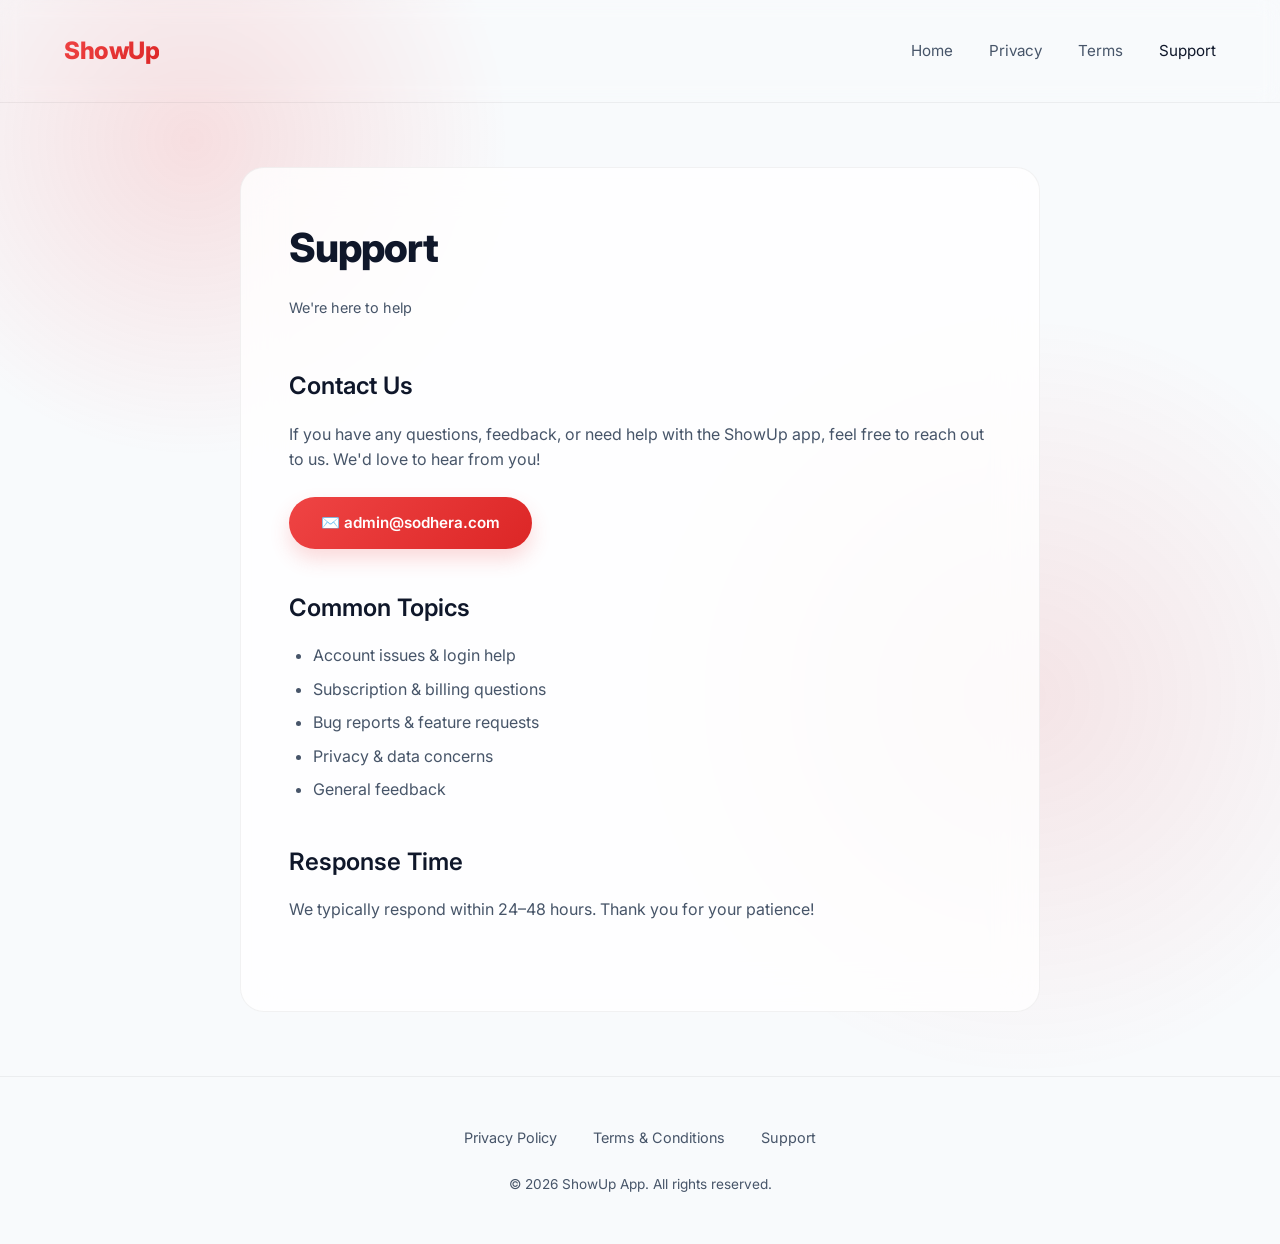
<file: support.html>
<!DOCTYPE html>
<html lang="en">
<head>
    <meta charset="UTF-8">
    <meta name="viewport" content="width=device-width, initial-scale=1.0">
    <title>Support | ShowUp</title>
    <meta name="description" content="Get help and support for the ShowUp app. Contact us at admin@sodhera.com.">
    <link rel="stylesheet" href="style.css">
    <link rel="shortcut icon" href="favicon.ico" type="image/x-icon">
</head>
<body>
    <div class="bg-glow"></div>
    <div class="bg-glow-2"></div>

    <nav>
        <a href="index.html" class="logo">ShowUp</a>
        <div class="nav-links">
            <a href="index.html">Home</a>
            <a href="privacy.html">Privacy</a>
            <a href="terms.html">Terms</a>
            <a href="support.html" style="color: var(--text-primary);">Support</a>
        </div>
    </nav>

    <main class="page-container animate">
        <h1 class="page-title">Support</h1>
        <span class="last-updated">We're here to help</span>

        <div class="content-section">
            <h2>Contact Us</h2>
            <p>If you have any questions, feedback, or need help with the ShowUp app, feel free to reach out to us. We'd love to hear from you!</p>
            <p style="margin-top: 1.5rem;">
                <a href="mailto:admin@sodhera.com" class="btn btn-primary" style="font-size: 0.95rem; padding: 0.85rem 2rem;">
                    ✉️ admin@sodhera.com
                </a>
            </p>
        </div>

        <div class="content-section">
            <h2>Common Topics</h2>
            <ul>
                <li>Account issues & login help</li>
                <li>Subscription & billing questions</li>
                <li>Bug reports & feature requests</li>
                <li>Privacy & data concerns</li>
                <li>General feedback</li>
            </ul>
        </div>

        <div class="content-section">
            <h2>Response Time</h2>
            <p>We typically respond within 24–48 hours. Thank you for your patience!</p>
        </div>
    </main>

    <footer>
        <div class="footer-content">
            <div class="footer-links">
                <a href="privacy.html">Privacy Policy</a>
                <a href="terms.html">Terms & Conditions</a>
                <a href="support.html">Support</a>
            </div>
            <p class="copyright">&copy; 2026 ShowUp App. All rights reserved.</p>
        </div>
    </footer>
</body>
</html>
</file>
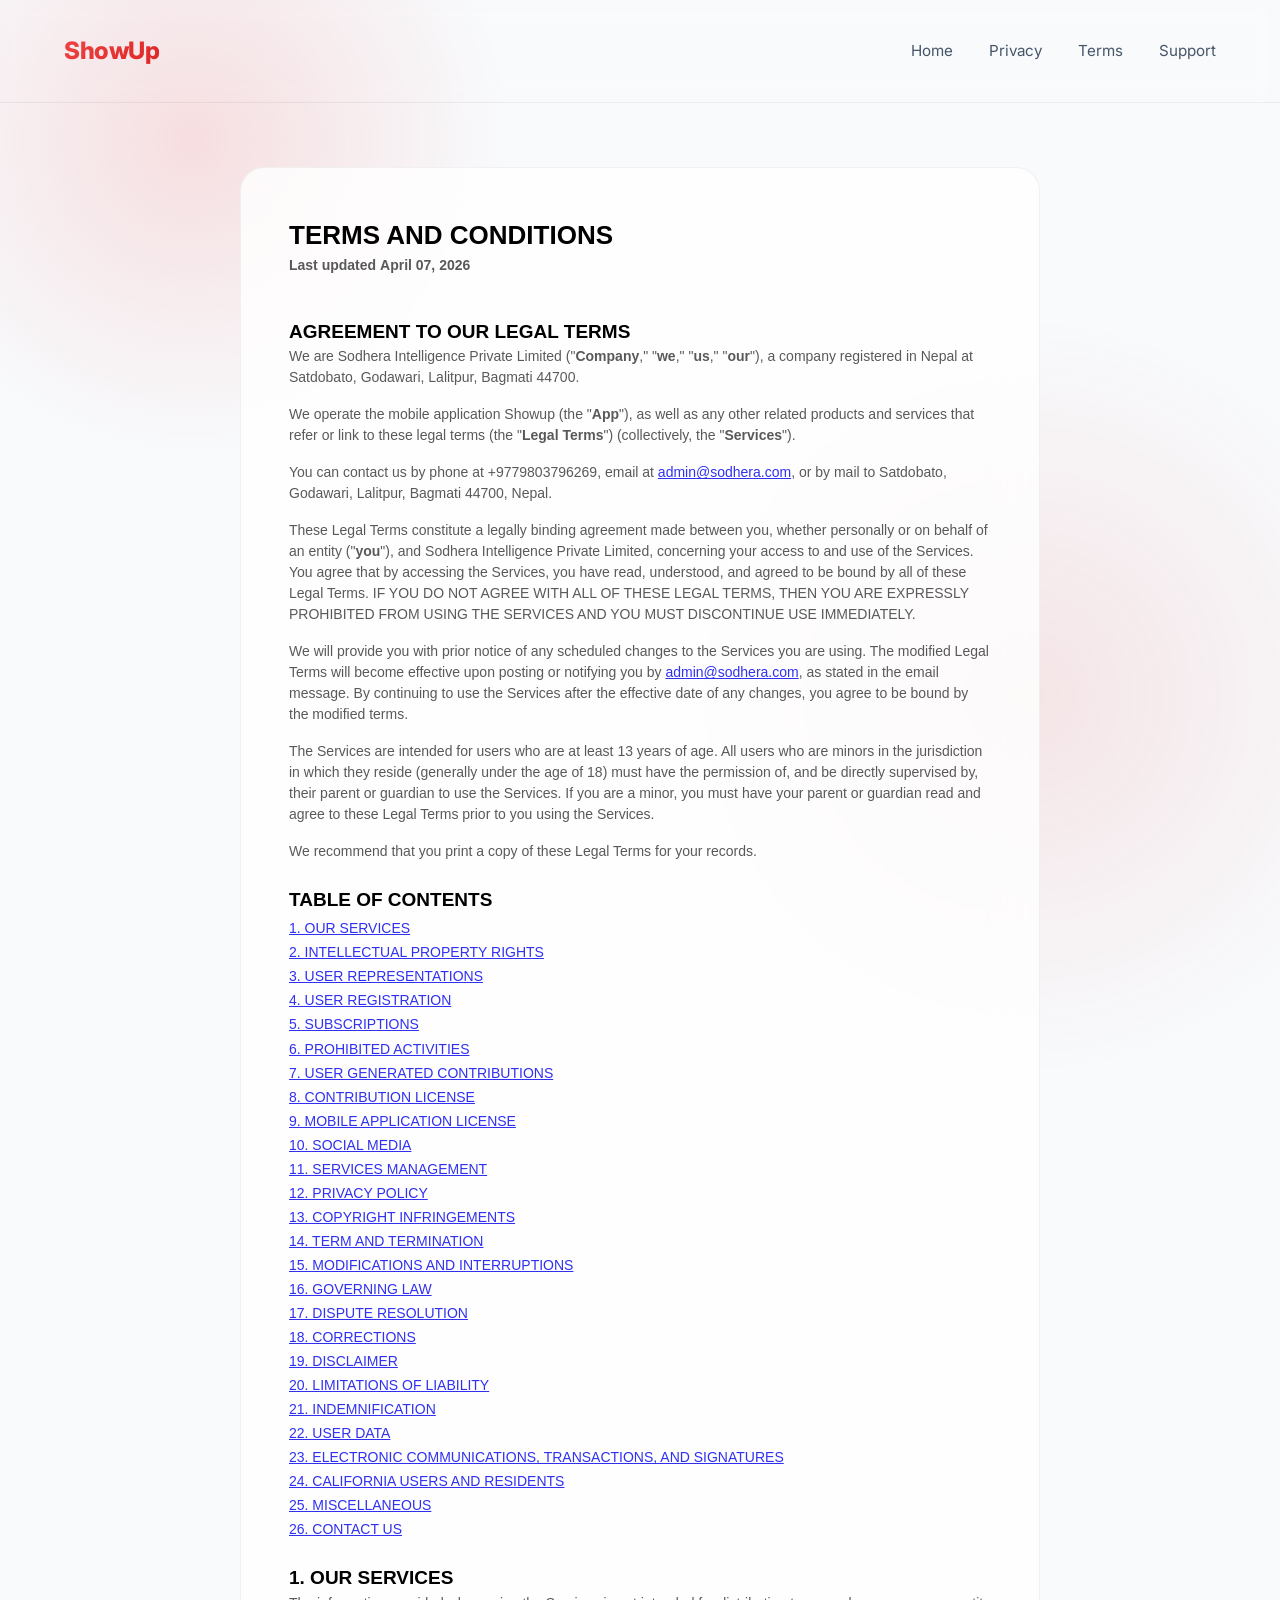
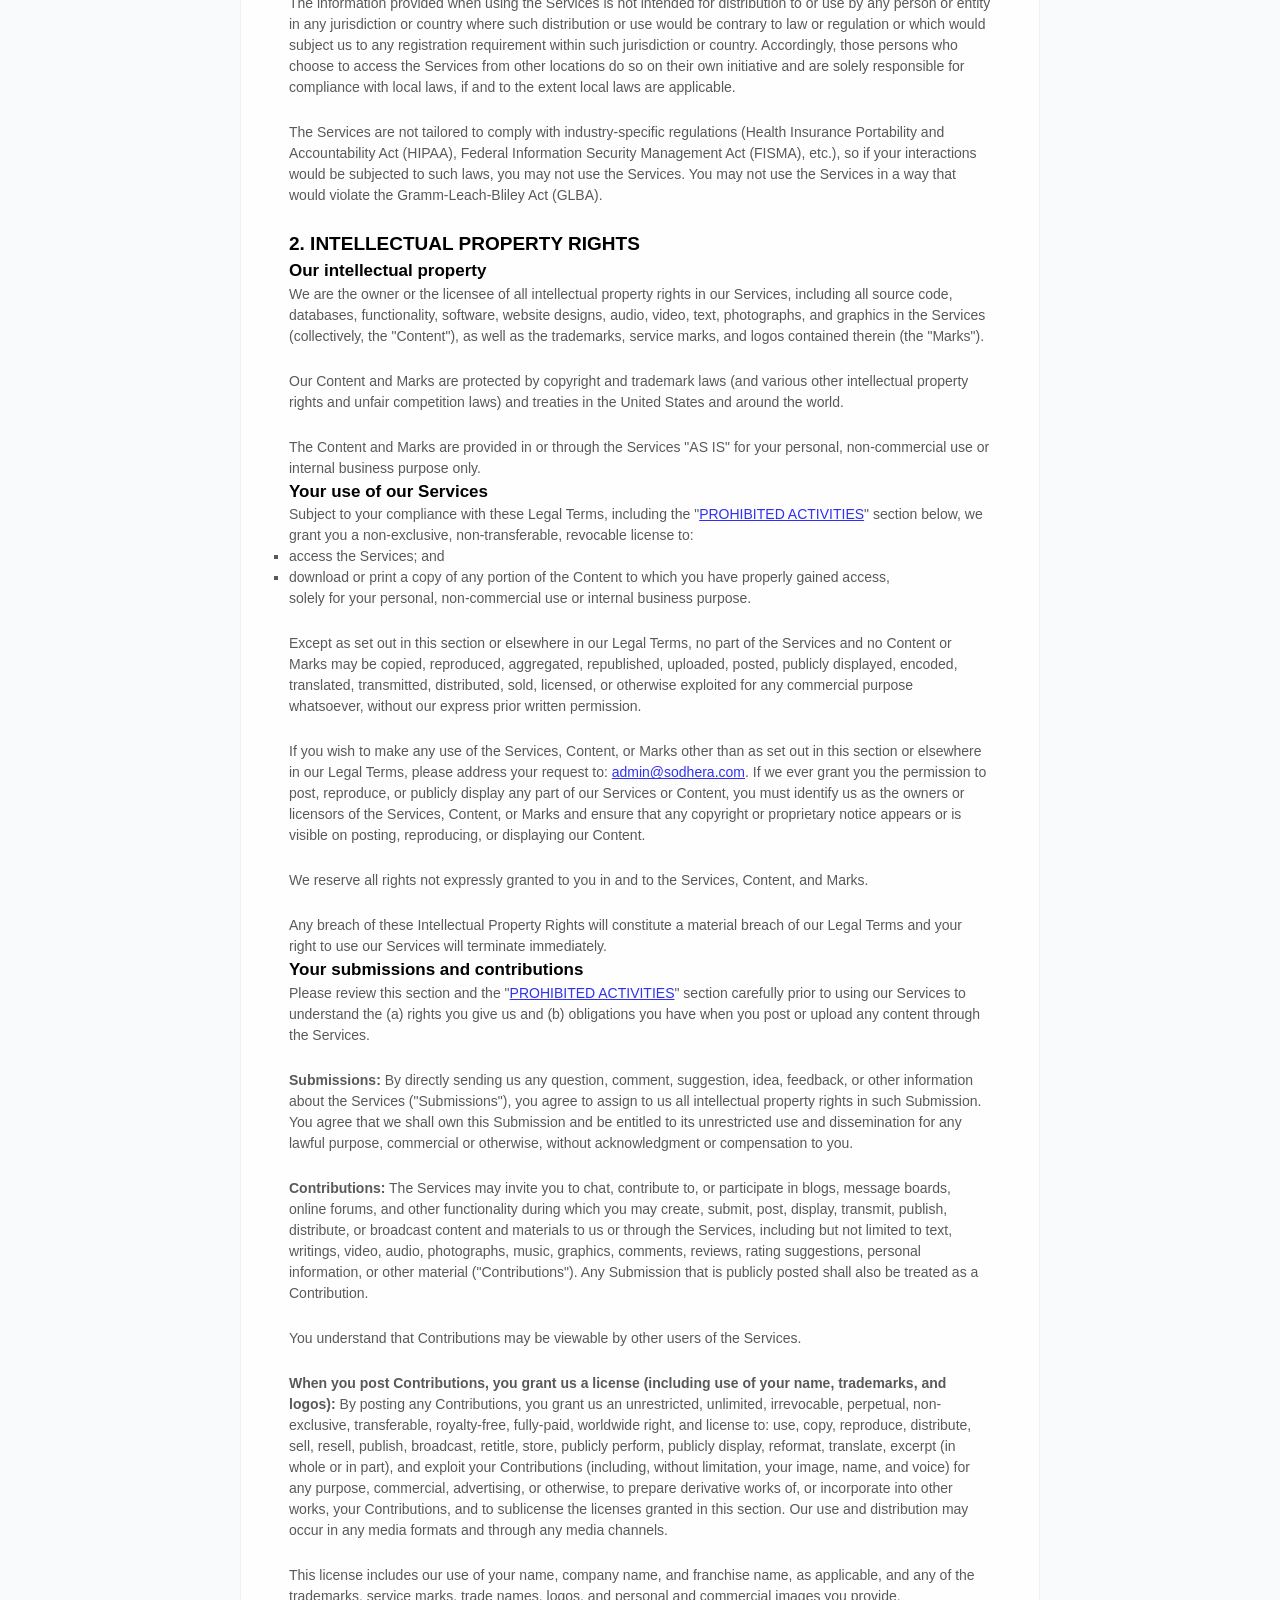
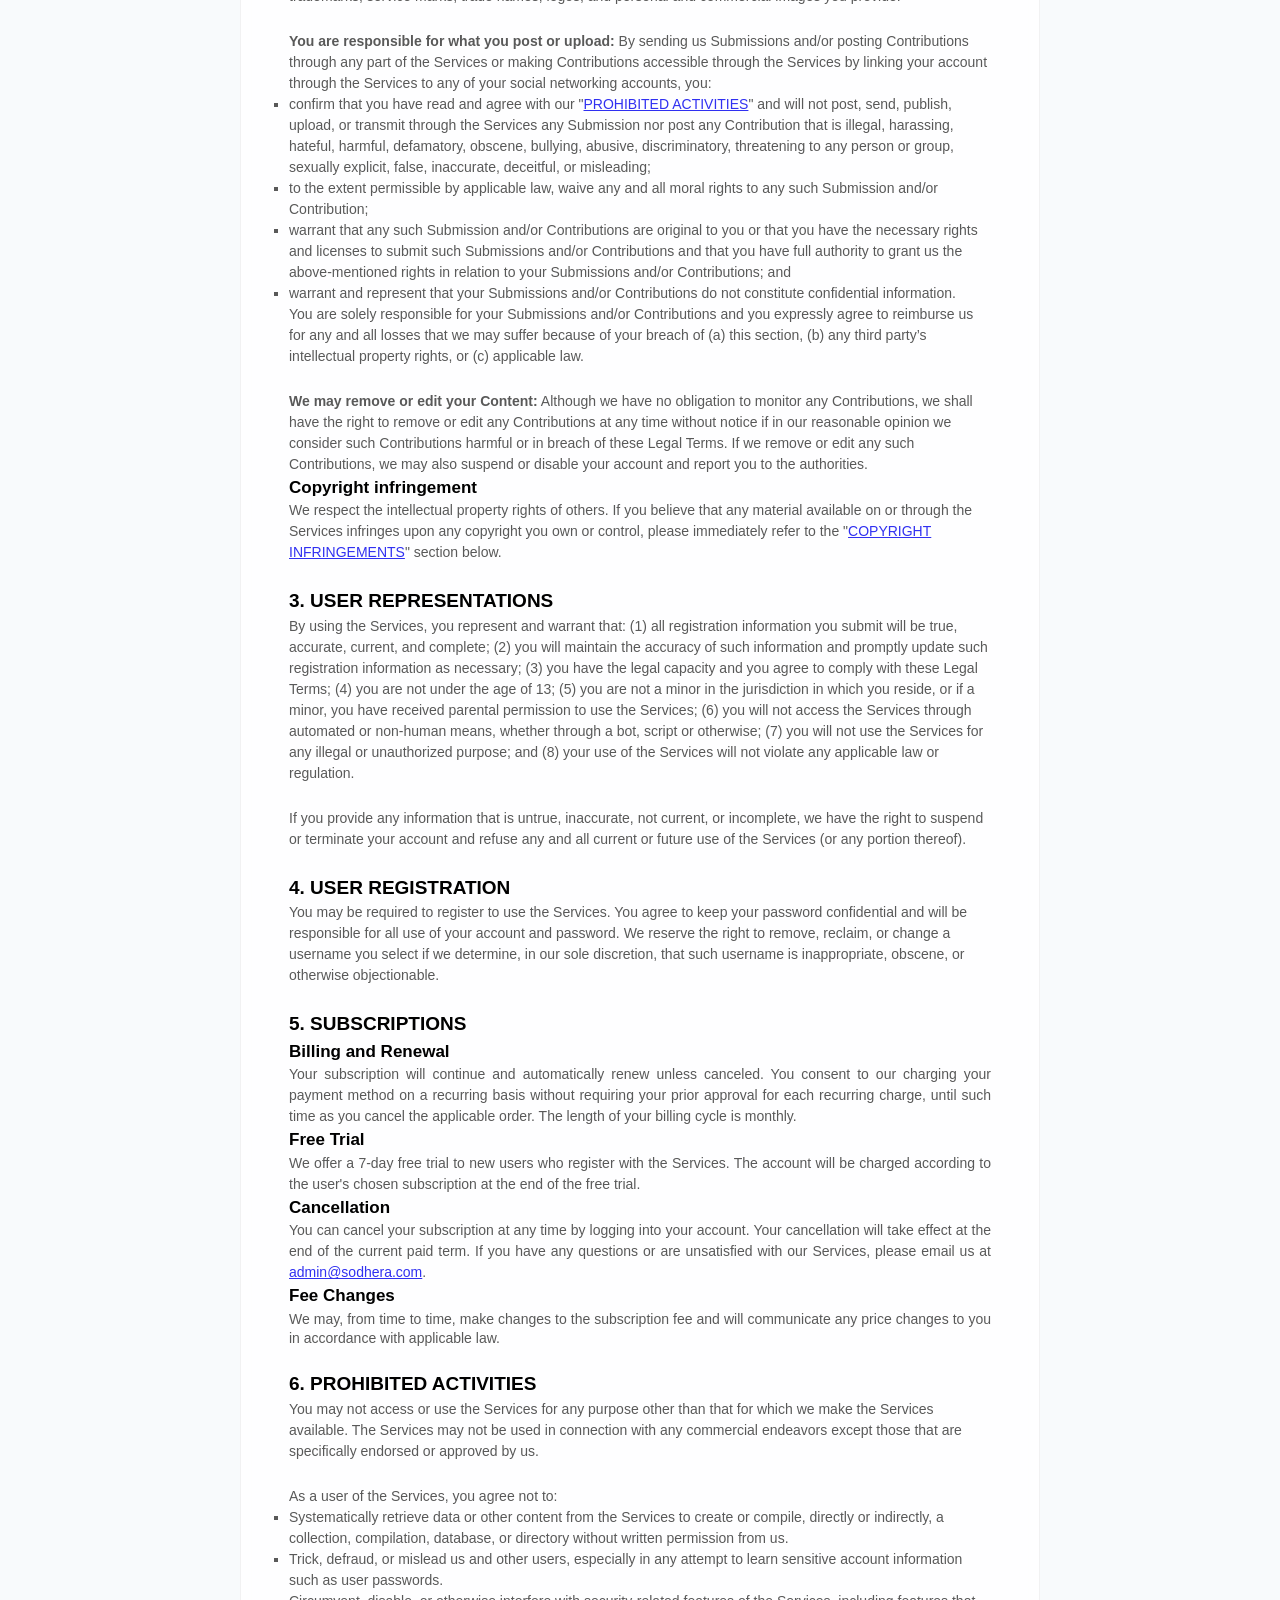
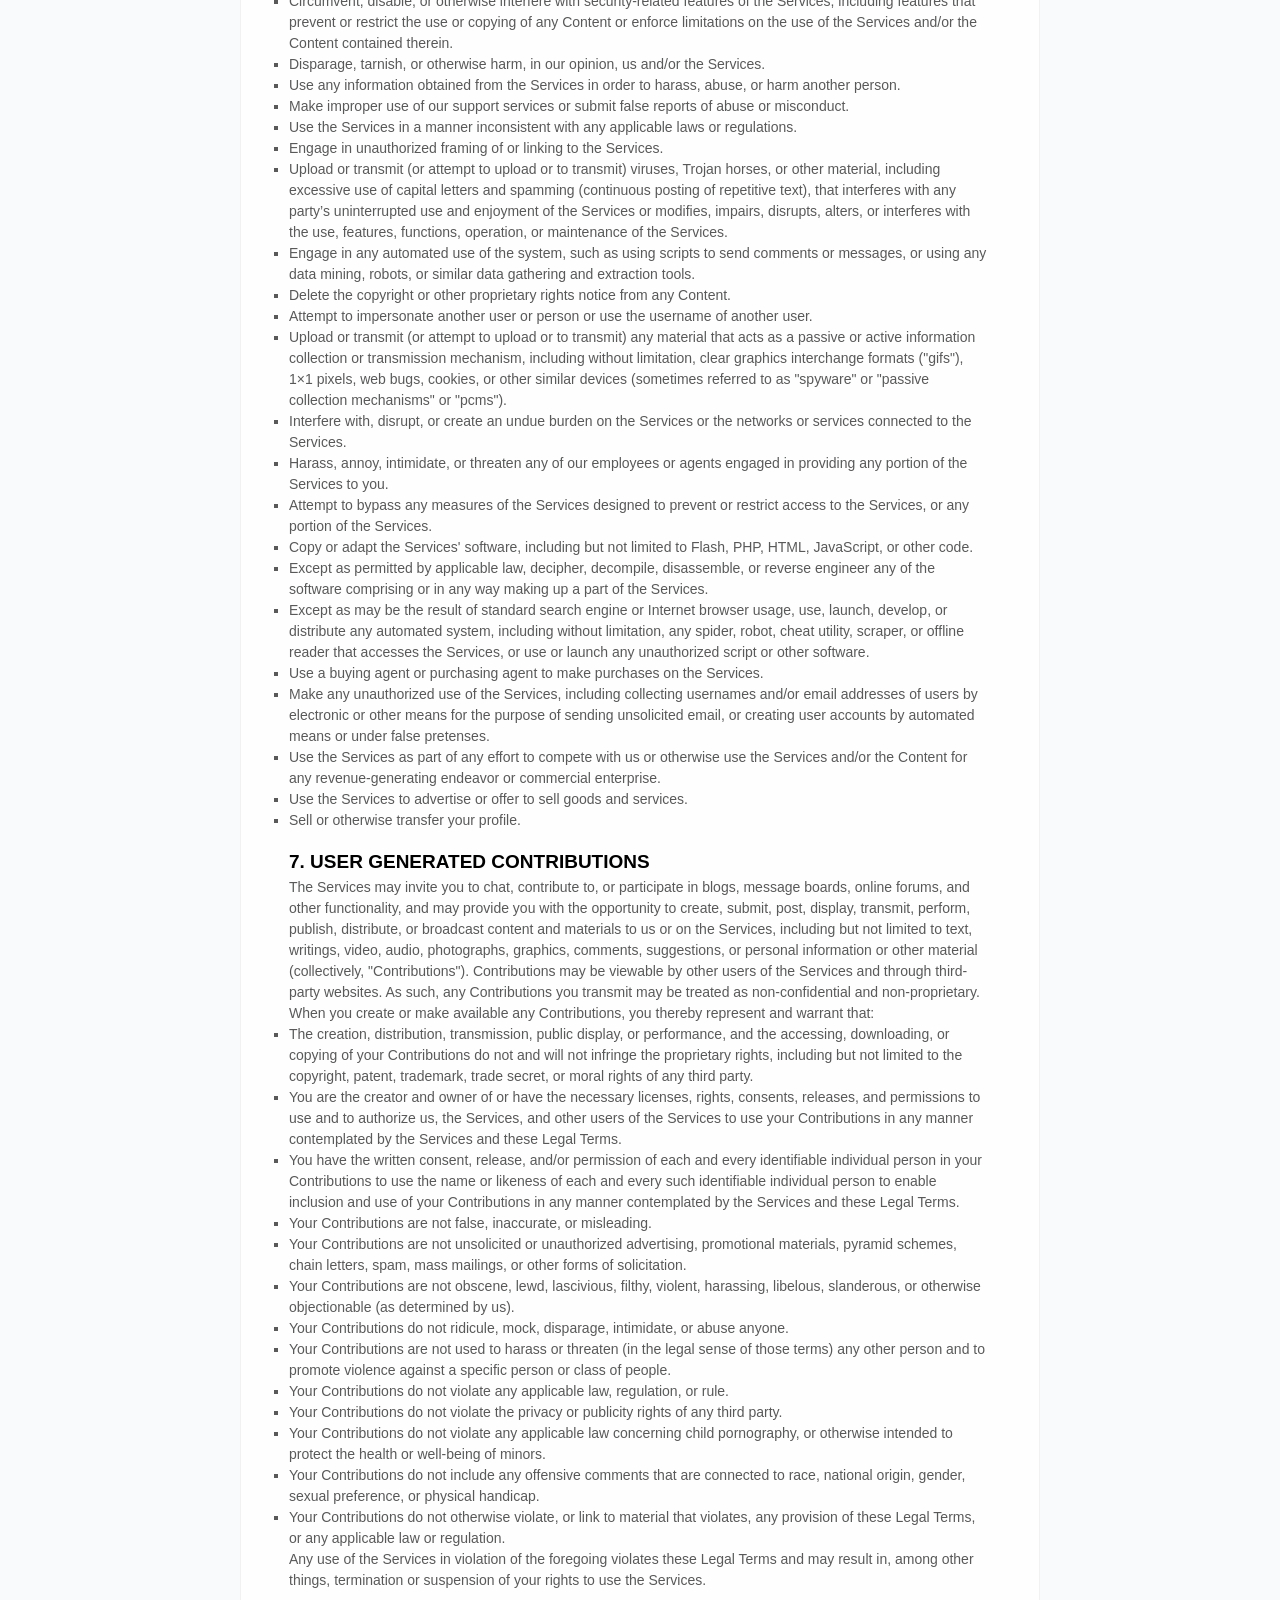
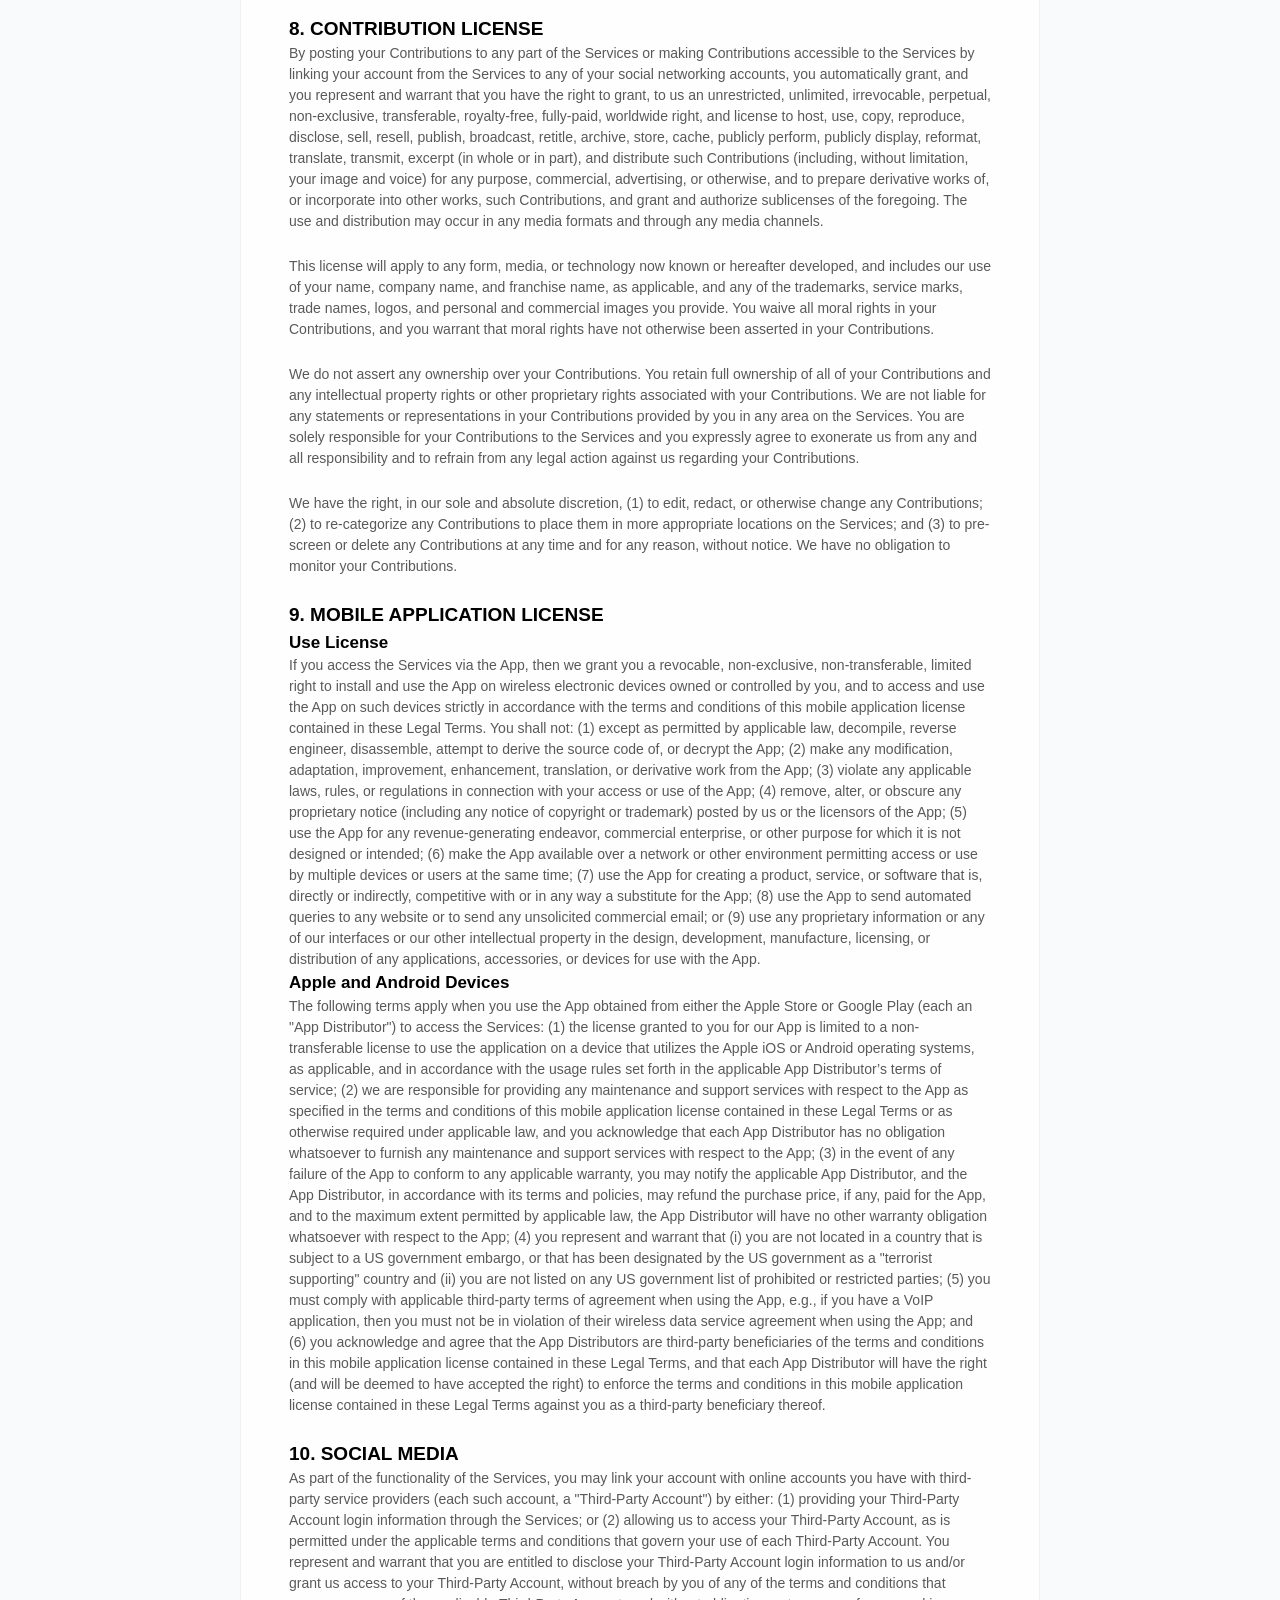
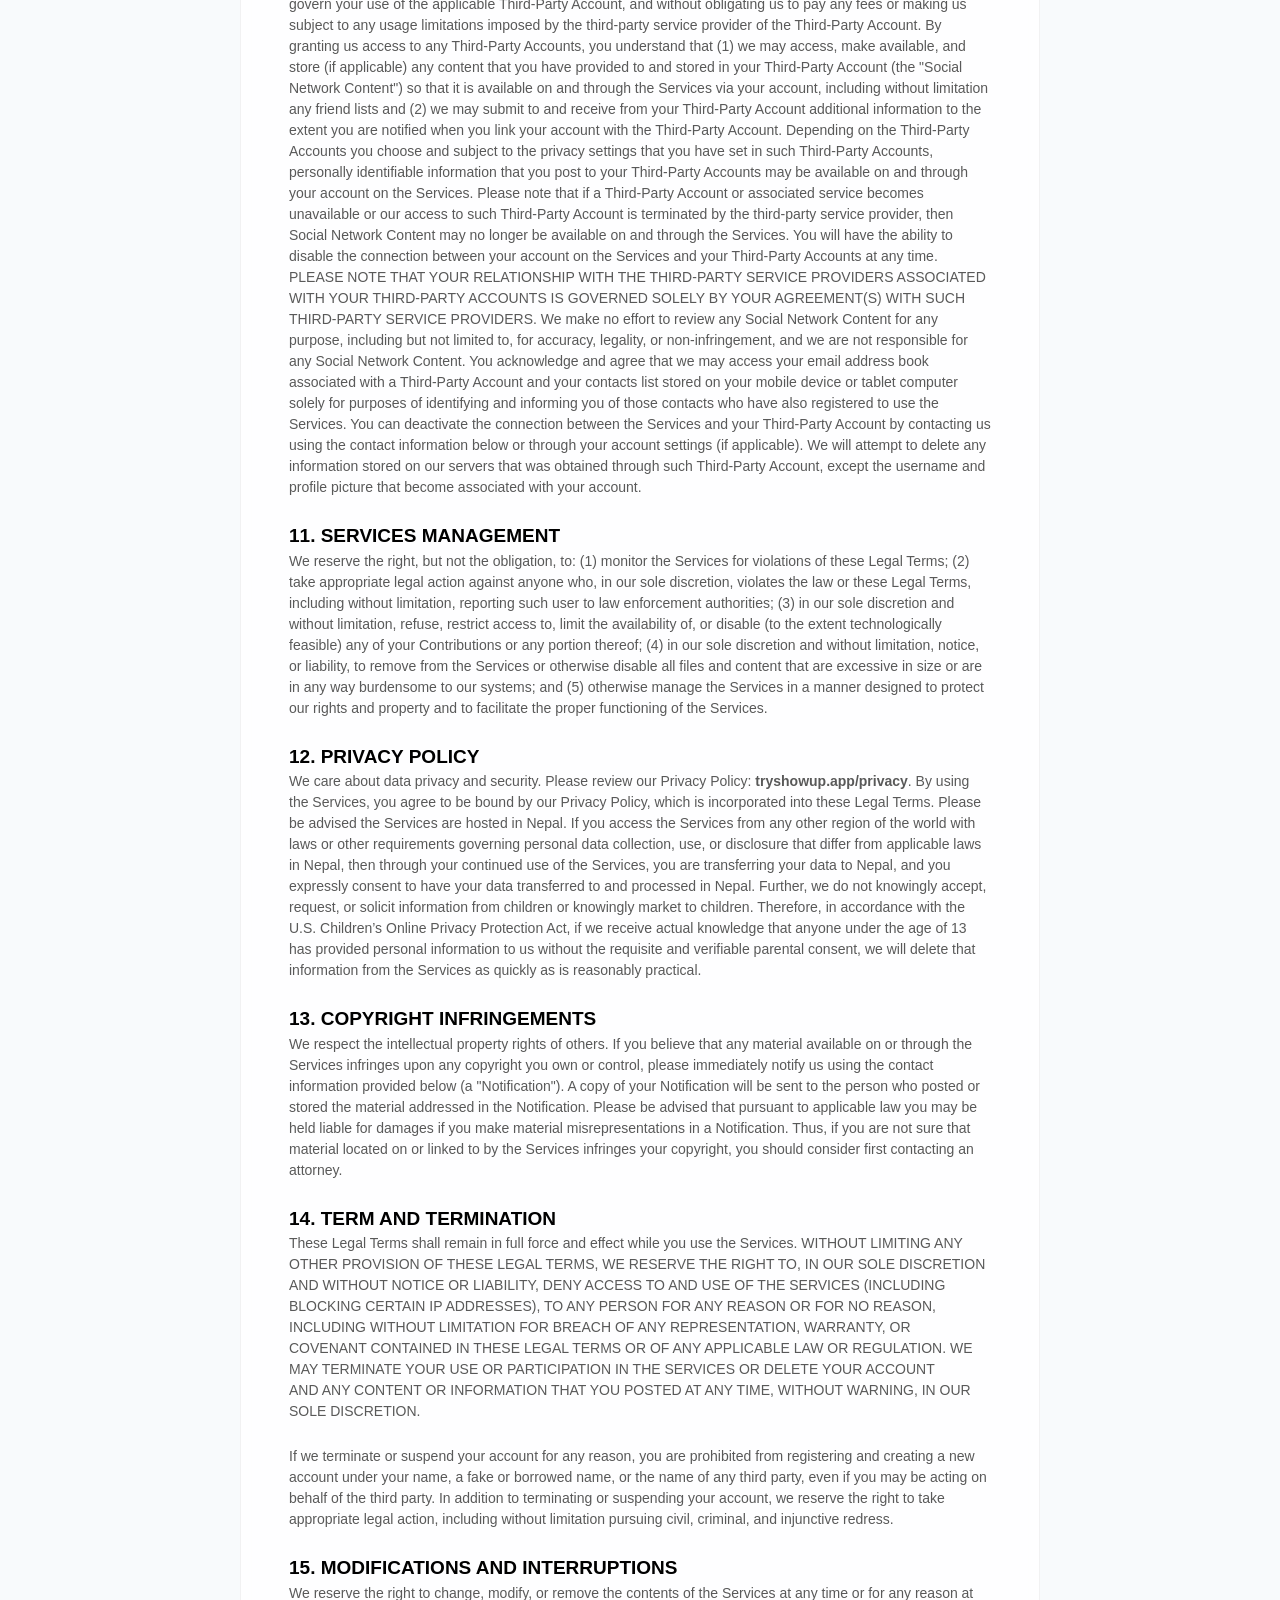
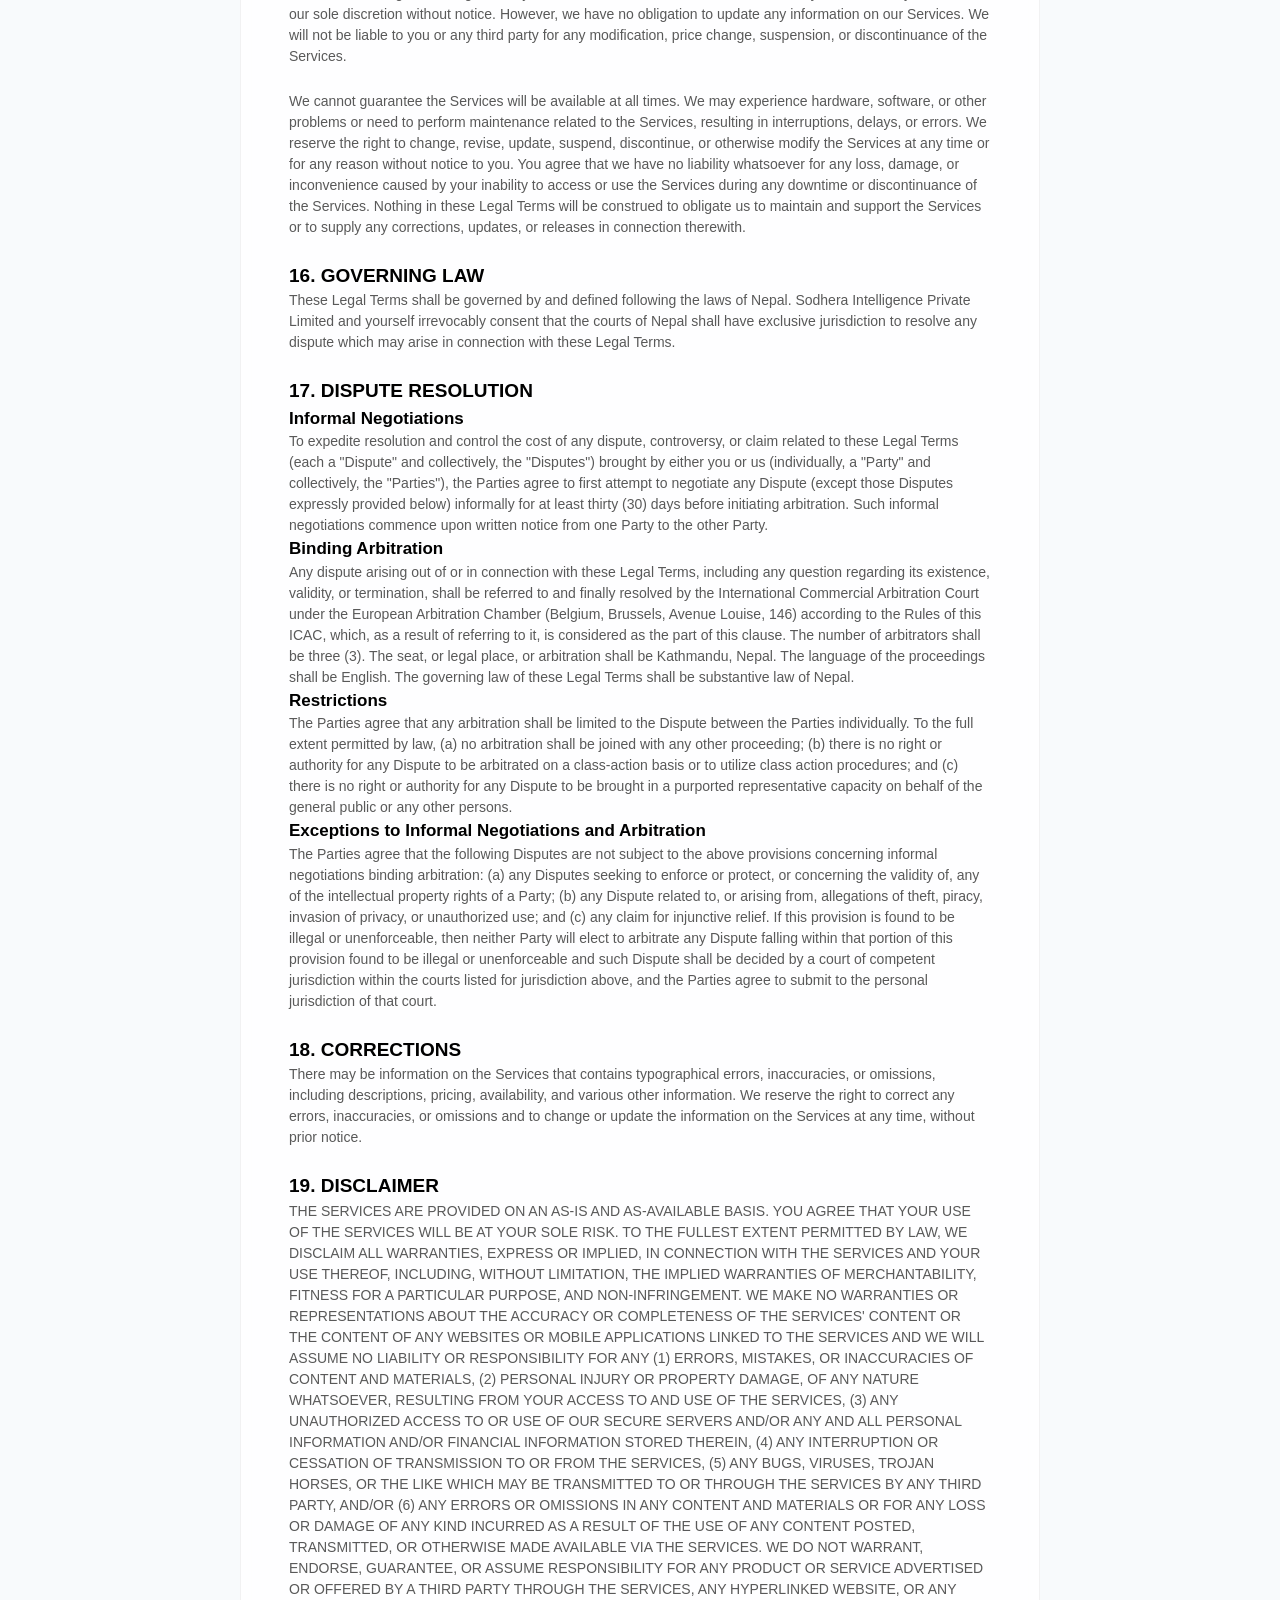
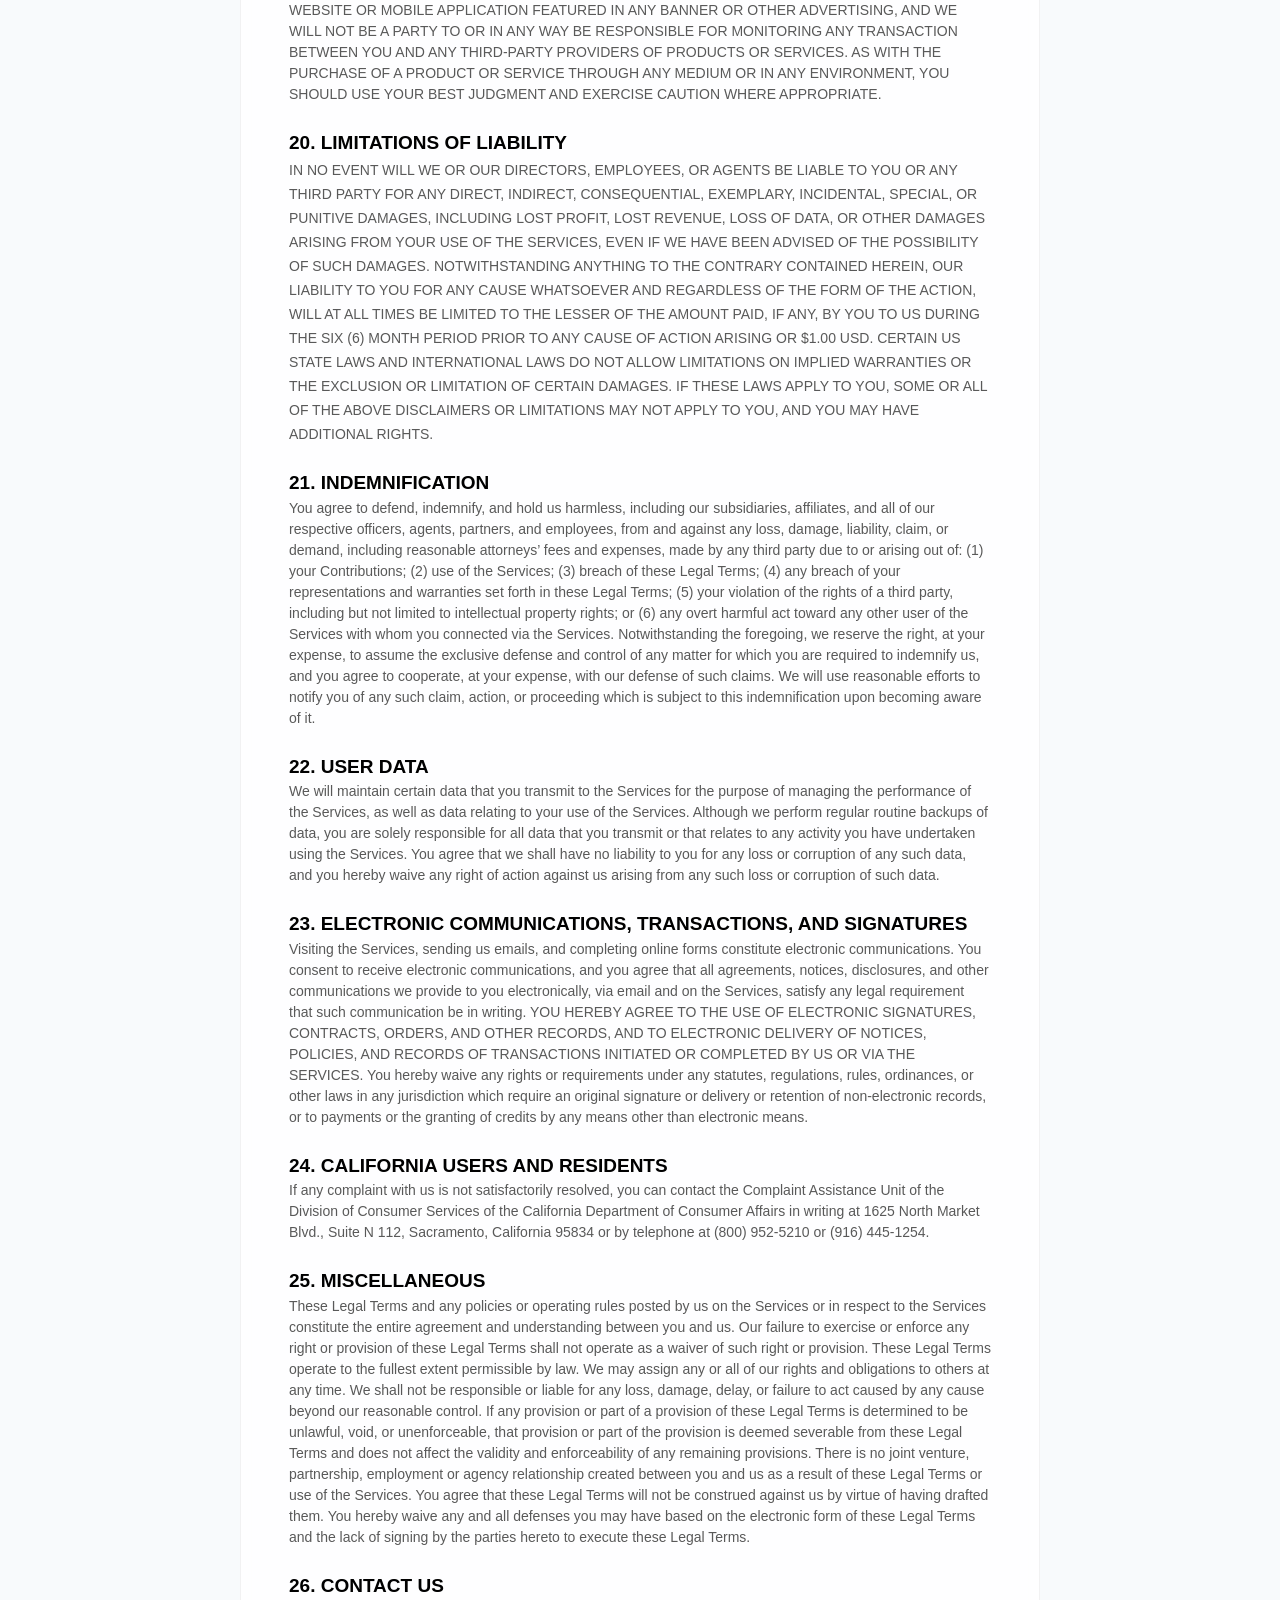
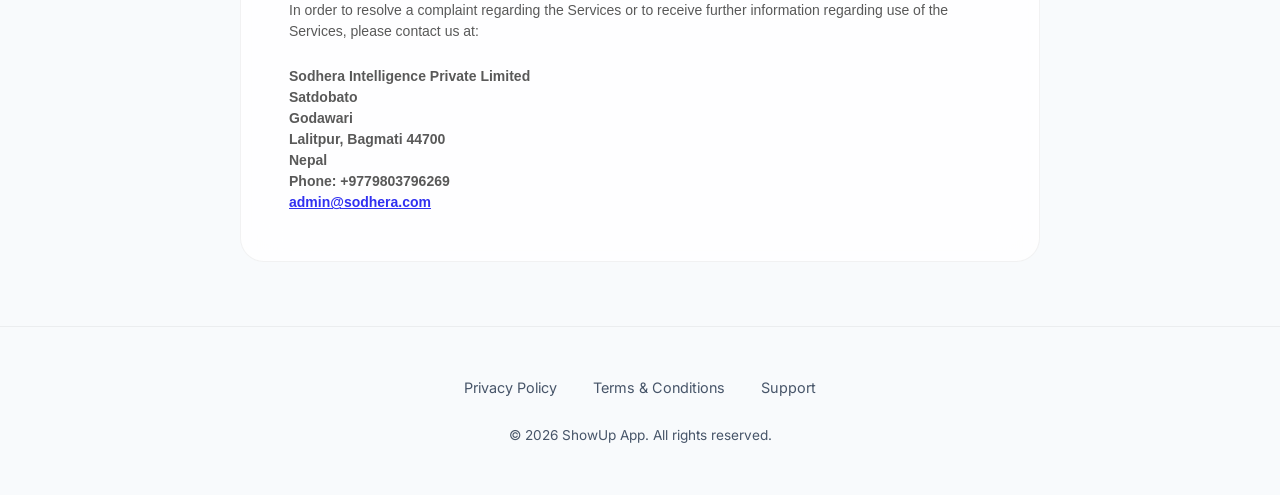
<file: terms.html>
<!DOCTYPE html>
<html lang="en">
<head>
    <meta charset="UTF-8">
    <meta name="viewport" content="width=device-width, initial-scale=1.0">
    <title>Terms and Conditions | ShowUp</title>
    <meta name="description" content="Terms and Conditions for ShowUp app.">
    <link rel="stylesheet" href="style.css">
    <link rel="shortcut icon" href="favicon.ico" type="image/x-icon">
</head>
<body>
    <div class="bg-glow"></div>
    <div class="bg-glow-2"></div>

    <nav>
        <a href="index.html" class="logo">ShowUp</a>
        <div class="nav-links">
            <a href="index.html">Home</a>
            <a href="privacy.html">Privacy</a>
            <a href="terms.html">Terms</a>
            <a href="support.html">Support</a>
        </div>
    </nav>

    <main class="page-container animate">
        <div class="legal-content">
<style>
  [data-custom-class='body'], [data-custom-class='body'] * {
          background: transparent !important;
        }
[data-custom-class='title'], [data-custom-class='title'] * {
          font-family: Arial !important;
font-size: 26px !important;
color: #000000 !important;
        }
[data-custom-class='subtitle'], [data-custom-class='subtitle'] * {
          font-family: Arial !important;
color: #595959 !important;
font-size: 14px !important;
        }
[data-custom-class='heading_1'], [data-custom-class='heading_1'] * {
          font-family: Arial !important;
font-size: 19px !important;
color: #000000 !important;
        }
[data-custom-class='heading_2'], [data-custom-class='heading_2'] * {
          font-family: Arial !important;
font-size: 17px !important;
color: #000000 !important;
        }
[data-custom-class='body_text'], [data-custom-class='body_text'] * {
          color: #595959 !important;
font-size: 14px !important;
font-family: Arial !important;
        }
[data-custom-class='link'], [data-custom-class='link'] * {
          color: #3030F1 !important;
font-size: 14px !important;
font-family: Arial !important;
word-break: break-word !important;
        }
</style>
      

      <div data-custom-class="body">
      <div align="center" style="text-align: left;"><div class="MsoNormal" data-custom-class="title" style="line-height: 1.5;"><bdt class="block-component"><span style="font-size: 19px;"></bdt><bdt class="question"><strong><h1>TERMS AND CONDITIONS</h1></strong></bdt><bdt class="statement-end-if-in-editor"></bdt></span></div><div class="MsoNormal" data-custom-class="subtitle" style="line-height: 1.5;"><strong>Last updated</strong> <bdt class="question"><strong>April 07, 2026</strong></bdt></div><div class="MsoNormal" style="line-height: 1.1;"><br></div><div style="line-height: 1.5;"><br></div><div style="line-height: 1.5;"><strong><span data-custom-class="heading_1"><h2>AGREEMENT TO OUR LEGAL TERMS</h2></span></strong></div></div><div align="center" style="text-align: left;"><div class="MsoNormal" id="agreement" style="line-height: 1.5;"><a name="_6aa3gkhykvst"></a></div></div><div align="center" style="text-align: left;"><div class="MsoNormal" data-custom-class="body_text" style="line-height: 1.5;"><span style="font-size:11.0pt;line-height:115%;font-family:Arial;
Calibri;color:#595959;mso-themecolor:text1;mso-themetint:166;">We are <bdt class="question noTranslate" data-id="9d459c4e-c548-e5cb-7729-a118548965d2">Sodhera Intelligence Private Limited</bdt><bdt class="block-component"></bdt> (<bdt class="block-component"></bdt>"<strong>Company</strong>," "<strong>we</strong>," "<strong>us</strong>," "<strong>our</strong>"<bdt class="statement-end-if-in-editor"></bdt>)<span style="font-size:11.0pt;line-height:115%;
Arial;mso-fareast-font-family:Calibri;color:#595959;mso-themecolor:text1;
mso-themetint:166;"><span style="font-size:11.0pt;line-height:115%;
Arial;mso-fareast-font-family:Calibri;color:#595959;mso-themecolor:text1;
mso-themetint:166;"><span style="font-size:11.0pt;line-height:115%;
Arial;mso-fareast-font-family:Calibri;color:#595959;mso-themecolor:text1;
mso-themetint:166;"><bdt class="question"><bdt class="block-component"></bdt></bdt><span style="font-size:11.0pt;line-height:115%;
Arial;mso-fareast-font-family:Calibri;color:#595959;mso-themecolor:text1;
mso-themetint:166;"><bdt class="block-component"></bdt></span>, a company registered in<bdt class="block-component"></bdt><bdt class="block-component"></bdt> <span style="font-size:11.0pt;line-height:115%;
Arial;mso-fareast-font-family:Calibri;color:#595959;mso-themecolor:text1;
mso-themetint:166;"><span style="font-size:11.0pt;line-height:115%;
Arial;mso-fareast-font-family:Calibri;color:#595959;mso-themecolor:text1;
mso-themetint:166;"><bdt class="question noTranslate">Nepal</bdt><bdt class="statement-end-if-in-editor"><span style="font-size:11.0pt;line-height:115%;
Arial;mso-fareast-font-family:Calibri;color:#595959;mso-themecolor:text1;
mso-themetint:166;"><span style="font-size:11.0pt;line-height:115%;
Arial;mso-fareast-font-family:Calibri;color:#595959;mso-themecolor:text1;
mso-themetint:166;"><bdt class="statement-end-if-in-editor"></bdt></span></span></bdt> </span></span>at <bdt class="question noTranslate">Satdobato</bdt><bdt class="block-component"></bdt>, <bdt class="question noTranslate">Godawari</bdt><span style="font-size:11.0pt;line-height:115%;
Arial;mso-fareast-font-family:Calibri;color:#595959;mso-themecolor:text1;
mso-themetint:166;"><span style="font-size:11.0pt;line-height:115%;
Arial;mso-fareast-font-family:Calibri;color:#595959;mso-themecolor:text1;
mso-themetint:166;"><bdt class="statement-end-if-in-editor"></bdt></span></span>, <bdt class="question noTranslate">Lalitpur</bdt></span></span><span style="font-size: 15px;"><span data-custom-class="body_text"><span style="font-size: 15px;"><span data-custom-class="body_text"><span style="color: rgb(89, 89, 89);"><bdt class="block-component"></bdt>, <bdt class="question noTranslate">Bagmati</bdt><bdt class="statement-end-if-in-editor"></bdt><bdt class="block-component"></bdt> <bdt class="question noTranslate">44700</bdt><bdt class="statement-end-if-in-editor"></bdt></span></span></span></span></span><span style="font-size:11.0pt;line-height:115%;
Arial;mso-fareast-font-family:Calibri;color:#595959;mso-themecolor:text1;
mso-themetint:166;"><span style="font-size:11.0pt;line-height:115%;
Arial;mso-fareast-font-family:Calibri;color:#595959;mso-themecolor:text1;
mso-themetint:166;"><bdt class="else-block"></bdt></bdt></span></bdt></span><bdt class="statement-end-if-in-editor">.</bdt></span><bdt class="block-component"></bdt></span></span></span></span></span></span></div></div><div align="center" style="line-height: 1;"><br></div><div align="center" style="text-align: left;"><div class="MsoNormal" data-custom-class="body_text" style="line-height: 1.5;"><span style="font-size:11.0pt;line-height:115%;font-family:Arial;
Calibri;color:#595959;mso-themecolor:text1;mso-themetint:166;">We operate <bdt class="block-component"></bdt><bdt class="block-component"></bdt>the mobile application <bdt class="question noTranslate">Showup</bdt> (the <bdt class="block-component"></bdt>"<strong>App</strong>"<bdt class="statement-end-if-in-editor"></bdt>)<bdt class="statement-end-if-in-editor"></bdt>, as well as any other related products and services that refer or link to these legal terms (the <bdt class="block-component"></bdt>"<strong>Legal Terms</strong>"<bdt class="statement-end-if-in-editor"></bdt>) (collectively, the <bdt class="block-component"></bdt>"<strong>Services</strong>"<bdt class="statement-end-if-in-editor"></bdt>).<bdt class="block-component"></bdt></span></div><div class="MsoNormal" style="line-height: 1;"><br></div><div class="MsoNormal" data-custom-class="body_text" style="line-height: 1.5;"><span style="font-size:11.0pt;line-height:115%;font-family:Arial;
Calibri;color:#595959;mso-themecolor:text1;mso-themetint:166;">You can contact us by <bdt class="block-component"></bdt>phone at <bdt class="question">+9779803796269</bdt>, email at <bdt class="question noTranslate"><a target="_blank" data-custom-class="link" href="mailto:admin@sodhera.com">admin@sodhera.com</a></bdt><bdt class="block-component"></bdt>,<bdt class="statement-end-if-in-editor"></bdt> or by mail to <bdt class="question noTranslate">Satdobato</bdt><bdt class="block-component"></bdt>, <bdt class="question noTranslate">Godawari</bdt><bdt class="statement-end-if-in-editor"></bdt>, <bdt class="question noTranslate">Lalitpur</bdt><bdt class="block-component"></bdt>, <bdt class="question noTranslate">Bagmati</bdt><bdt class="statement-end-if-in-editor"></bdt><bdt class="block-component"></bdt> <bdt class="question noTranslate">44700</bdt><bdt class="statement-end-if-in-editor"></bdt><bdt class="block-component"><bdt class="block-component">, </bdt><bdt class="question noTranslate">Nepal</bdt><bdt class="statement-end-if-in-editor"></bdt></bdt>.</span></div><div class="MsoNormal" style="line-height: 1;"><br></div><div class="MsoNormal" data-custom-class="body_text" style="line-height: 1.5;"><span style="font-size:11.0pt;line-height:115%;font-family:Arial;
Calibri;color:#595959;mso-themecolor:text1;mso-themetint:166;">These Legal Terms constitute a legally binding agreement made between you, whether personally or on behalf of an entity (<bdt class="block-component"></bdt>"<strong>you</strong>"<bdt class="statement-end-if-in-editor"></bdt>), and <bdt class="question noTranslate">Sodhera Intelligence Private Limited</bdt>, concerning your access to and use of the Services. You agree that by accessing the Services, you have read, understood, and agreed to be bound by all of these Legal Terms. IF YOU DO NOT AGREE WITH ALL OF THESE LEGAL TERMS, THEN YOU ARE EXPRESSLY PROHIBITED FROM USING THE SERVICES AND YOU MUST DISCONTINUE USE IMMEDIATELY.<bdt class="block-component"></bdt><bdt class="block-component"></bdt></span></div><div class="MsoNormal" style="line-height: 1;"><br></div><div class="MsoNormal" data-custom-class="body_text" style="line-height: 1.5;"><span style="font-size:11.0pt;line-height:115%;font-family:Arial;
Calibri;color:#595959;mso-themecolor:text1;mso-themetint:166;">We will provide you with prior notice of any scheduled changes to the Services you are using. The modified Legal Terms will become effective upon posting or notifying you by <bdt class="question noTranslate"><a target="_blank" data-custom-class="link" href="mailto:admin@sodhera.com">admin@sodhera.com</a></bdt>, as stated in the email message. By continuing to use the Services after the effective date of any changes, you agree to be bound by the modified terms.<bdt class="block-component"></bdt><bdt class="statement-end-if-in-editor"></bdt></span></div></div><div align="center" style="line-height: 1;"><br></div><div align="center" style="text-align: left;"><div class="MsoNormal" data-custom-class="body_text" style="line-height: 1.5;"><bdt class="block-container if" data-type="if" id="a2595956-7028-dbe5-123e-d3d3a93ed076"><bdt data-type="conditional-block"><bdt data-type="body"><span style="font-size:11.0pt;line-height:115%;font-family:Arial;
Calibri;color:#595959;mso-themecolor:text1;mso-themetint:166;"><bdt class="block-component"></bdt><bdt class="block-container if" data-type="if" id="a2595956-7028-dbe5-123e-d3d3a93ed076"><bdt data-type="conditional-block"><bdt data-type="body"><span style="color: rgb(89, 89, 89); font-size: 14.6667px;">The Services are intended for users who are at least 13 years of age. All users who are minors in the jurisdiction in which they reside (generally under the age of 18) must have the permission of, and be directly supervised by, their parent or guardian to use the Services. If you are a minor, you must have your parent or guardian read and agree to these Legal Terms prior to you using the Services.</span></bdt></bdt></bdt><bdt data-type="body"><span style="color: rgb(89, 89, 89); font-size: 14.6667px;"><bdt class="block-component"></bdt></bdt></div><div class="MsoNormal" style="line-height: 1;"><br></div><div class="MsoNormal" data-custom-class="body_text" style="line-height: 1.5;">We recommend that you print a copy of these Legal Terms for your records.</div><div class="MsoNormal" style="line-height: 1.5;"><br></div><div class="MsoNormal" data-custom-class="heading_1" style="line-height: 1.5;"><strong><h2>TABLE OF CONTENTS</h2></strong></div><div class="MsoNormal" style="line-height: 1.5;"><a data-custom-class="link" href="#services"><span data-custom-class="link"><span style="color: rgb(0, 58, 250); font-size: 15px;"><span data-custom-class="body_text">1. OUR SERVICES</span></span></span></a></div><div class="MsoNormal" style="line-height: 1.5;"><a data-custom-class="link" href="#ip"><span style="color: rgb(0, 58, 250);"><span data-custom-class="body_text">2. INTELLECTUAL PROPERTY RIGHTS</span></span></a></div><div class="MsoNormal" style="line-height: 1.5;"><a data-custom-class="link" href="#userreps"></a><a data-custom-class="link" href="#userreps"><span style="color: rbg(0, 58, 250); font-size: 15px; line-height: 1.5;"><span data-custom-class="body_text">3. USER REPRESENTATIONS</span></span></a></div><div class="MsoNormal" style="line-height: 1.5;"><span style="font-size: 15px;"><span data-custom-class="body_text"><bdt class="block-component"></bdt></span></span><a data-custom-class="link" href="#userreg"><span style="color: rgb(0, 58, 250); font-size: 15px;"><span data-custom-class="body_text">4. USER REGISTRATION</span></span></a><span style="font-size: 15px;"><span data-custom-class="body_text"><bdt class="statement-end-if-in-editor"></bdt></span></span> <a data-custom-class="link" href="#products"></a></div><div class="MsoNormal" style="line-height: 1.5;"><a data-custom-class="link" href="#products"><span style="color: rgb(0, 58, 250); font-size: 15px;"><span data-custom-class="body_text"><bdt class="block-component"></bdt><bdt class="block-component"></bdt><bdt class="statement-end-if-in-editor"></bdt></span></span></a> <a data-custom-class="link" href="#purchases"></a></div><div class="MsoNormal" style="line-height: 1.5;"><a data-custom-class="link" href="#purchases"><span style="color: rgb(0, 58, 250); font-size: 15px;"><span data-custom-class="body_text"><bdt class="block-component"></bdt></span></span></a></div><div class="MsoNormal" style="line-height: 1.5;"><bdt class="block-component"><span style="font-size: 15px;"></span></bdt><a data-custom-class="link" href="#subscriptions"><span style="color: rgb(0, 58, 250); font-size: 15px;"><span data-custom-class="body_text">5. SUBSCRIPTIONS</span></span></a><bdt class="statement-end-if-in-editor"><span style="font-size: 15px;"></span></bdt></div><div class="MsoNormal" style="line-height: 1.5;"><span style="font-size: 15px;"><span data-custom-class="body_text"><bdt class="block-component"></bdt></span></span> <a data-custom-class="link" href="#software"></a> <a data-custom-class="link" href="#software"></a></div><div class="MsoNormal" style="line-height: 1.5;"><a data-custom-class="link" href="#software"><span style="color: rgb(0, 58, 250); font-size: 15px;"><span data-custom-class="body_text"><bdt class="block-component"></bdt></span></span></a> <a data-custom-class="link" href="#prohibited"></a></div><div class="MsoNormal" style="line-height: 1.5;"><a data-custom-class="link" href="#prohibited"><span style="color: rgb(0, 58, 250); font-size: 15px;"><span data-custom-class="body_text">6. PROHIBITED ACTIVITIES</span></span></a> <a data-custom-class="link" href="#ugc"></a></div><div class="MsoNormal" style="line-height: 1.5;"><a data-custom-class="link" href="#ugc"><span style="color: rgb(0, 58, 250); font-size: 15px;"><span data-custom-class="body_text">7. USER GENERATED CONTRIBUTIONS</span></span></a> <a data-custom-class="link" href="#license"></a></div><div class="MsoNormal" style="line-height: 1.5;"><a data-custom-class="link" href="#license"><span style="color: rgb(0, 58, 250); font-size: 15px;"><span data-custom-class="body_text">8. CONTRIBUTION <bdt class="block-component"></bdt>LICENSE<bdt class="statement-end-if-in-editor"></bdt></span></span></a> <a data-custom-class="link" href="#reviews"></a></div><div class="MsoNormal" style="line-height: 1.5;"><a data-custom-class="link" href="#reviews"><span style="color: rgb(0, 58, 250); font-size: 15px;"><span data-custom-class="body_text"><bdt class="block-component"></bdt></span></span></a> <a data-custom-class="link" href="#mobile"></a></div><div class="MsoNormal" style="line-height: 1.5;"><a data-custom-class="link" href="#mobile"><span style="color: rgb(0, 58, 250); font-size: 15px;"><span data-custom-class="body_text"><bdt class="block-component"></bdt>9. MOBILE APPLICATION <bdt class="block-component"></bdt>LICENSE<bdt class="statement-end-if-in-editor"></bdt><bdt class="statement-end-if-in-editor"></bdt></span></span></a> <a data-custom-class="link" href="#socialmedia"></a></div><div class="MsoNormal" style="line-height: 1.5;"><a data-custom-class="link" href="#socialmedia"><span style="color: rgb(0, 58, 250); font-size: 15px;"><span data-custom-class="body_text"><bdt class="block-component"></bdt>10. SOCIAL MEDIA<bdt class="statement-end-if-in-editor"></bdt></span></span></a> <a data-custom-class="link" href="#thirdparty"></a></div><div class="MsoNormal" style="line-height: 1.5;"><a data-custom-class="link" href="#thirdparty"><span style="color: rgb(0, 58, 250); font-size: 15px;"><span data-custom-class="body_text"><bdt class="block-component"></bdt></span></span></a> <a data-custom-class="link" href="#advertisers"></a></div><div class="MsoNormal" style="line-height: 1.5;"><a data-custom-class="link" href="#advertisers"><span style="color: rgb(0, 58, 250); font-size: 15px;"><span data-custom-class="body_text"><bdt class="block-component"></bdt></span></span></a> <a data-custom-class="link" href="#sitemanage"></a></div><div class="MsoNormal" style="line-height: 1.5;"><a data-custom-class="link" href="#sitemanage"><span style="color: rgb(0, 58, 250); font-size: 15px;"><span data-custom-class="body_text">11. SERVICES MANAGEMENT</span></span></a> <a data-custom-class="link" href="#ppyes"></a></div><div class="MsoNormal" style="line-height: 1.5;"><a data-custom-class="link" href="#ppyes"><span style="color: rgb(0, 58, 250); font-size: 15px;"><span data-custom-class="body_text"><bdt class="block-component"></bdt>12. PRIVACY POLICY<bdt class="statement-end-if-in-editor"></bdt></span></span></a> <a data-custom-class="link" href="#ppno"></a></div><div class="MsoNormal" style="line-height: 1.5;"><a data-custom-class="link" href="#ppno"><span style="color: rgb(0, 58, 250); font-size: 15px;"><span data-custom-class="body_text"><bdt class="block-component"></bdt></span></span></a> <a data-custom-class="link" href="#dmca"></a></div><div class="MsoNormal" style="line-height: 1.5;"><a data-custom-class="link" href="#dmca"><span style="color: rgb(0, 58, 250); font-size: 15px;"><span data-custom-class="body_text"><bdt class="block-component"></bdt><bdt class="block-component"></bdt><bdt class="statement-end-if-in-editor"></bdt></span></span></a></div><div class="MsoNormal" style="line-height: 1.5;"><span style="font-size: 15px;"><span data-custom-class="body_text"><bdt class="block-component"></bdt><bdt class="block-component"></bdt></span></span><a data-custom-class="link" href="#copyrightyes"><span style="color: rgb(0, 58, 250); font-size: 15px;"><span data-custom-class="body_text">13. COPYRIGHT INFRINGEMENTS</span></span></a><span style="font-size: 15px;"><span data-custom-class="body_text"><bdt class="statement-end-if-in-editor"></bdt><bdt class="block-component"></bdt></span></span> <a data-custom-class="link" href="#terms"></a></div><div class="MsoNormal" style="line-height: 1.5;"><a data-custom-class="link" href="#terms"><span style="color: rgb(0, 58, 250); font-size: 15px;"><span data-custom-class="body_text">14. TERM AND TERMINATION</span></span></a> <a data-custom-class="link" href="#modifications"></a></div><div class="MsoNormal" style="line-height: 1.5;"><a data-custom-class="link" href="#modifications"><span style="color: rgb(0, 58, 250); font-size: 15px;"><span data-custom-class="body_text">15. MODIFICATIONS AND INTERRUPTIONS</span></span></a> <a data-custom-class="link" href="#law"></a></div><div class="MsoNormal" style="line-height: 1.5;"><a data-custom-class="link" href="#law"><span style="color: rgb(0, 58, 250); font-size: 15px;"><span data-custom-class="body_text">16. GOVERNING LAW</span></span></a> <a data-custom-class="link" href="#disputes"></a></div><div class="MsoNormal" style="line-height: 1.5;"><a data-custom-class="link" href="#disputes"><span style="color: rgb(0, 58, 250); font-size: 15px;"><span data-custom-class="body_text">17. DISPUTE RESOLUTION</span></span></a> <a data-custom-class="link" href="#corrections"></a></div><div class="MsoNormal" style="line-height: 1.5;"><a data-custom-class="link" href="#corrections"><span style="color: rgb(0, 58, 250); font-size: 15px;"><span data-custom-class="body_text">18. CORRECTIONS</span></span></a> <a data-custom-class="link" href="#disclaimer"></a></div><div class="MsoNormal" style="line-height: 1.5;"><a data-custom-class="link" href="#disclaimer"><span style="color: rgb(0, 58, 250); font-size: 15px;"><span data-custom-class="body_text">19. DISCLAIMER</span></span></a> <a data-custom-class="link" href="#liability"></a></div><div class="MsoNormal" style="line-height: 1.5;"><a data-custom-class="link" href="#liability"><span style="color: rgb(0, 58, 250); font-size: 15px;"><span data-custom-class="body_text">20. LIMITATIONS OF LIABILITY</span></span></a> <a data-custom-class="link" href="#indemnification"></a></div><div class="MsoNormal" style="line-height: 1.5;"><a data-custom-class="link" href="#indemnification"><span style="color: rgb(0, 58, 250); font-size: 15px;"><span data-custom-class="body_text">21. INDEMNIFICATION</span></span></a> <a data-custom-class="link" href="#userdata"></a></div><div class="MsoNormal" style="line-height: 1.5;"><a data-custom-class="link" href="#userdata"><span style="color: rgb(0, 58, 250); font-size: 15px;"><span data-custom-class="body_text">22. USER DATA</span></span></a> <a data-custom-class="link" href="#electronic"></a></div><div class="MsoNormal" style="line-height: 1.5;"><a data-custom-class="link" href="#electronic"><span style="color: rgb(0, 58, 250); font-size: 15px;"><span data-custom-class="body_text">23. ELECTRONIC COMMUNICATIONS, TRANSACTIONS, AND SIGNATURES</span></span></a> <a data-custom-class="link" href="#california"></a></div><div class="MsoNormal" style="line-height: 1.5;"><bdt class="block-component"><span style="font-size: 15px;"></span></bdt></div><div class="MsoNormal" style="line-height: 1.5;"><a data-custom-class="link" href="#california"><span style="color: rgb(0, 58, 250); font-size: 15px;"><span data-custom-class="body_text"><bdt class="block-component"></bdt>24. CALIFORNIA USERS AND RESIDENTS<bdt class="statement-end-if-in-editor"></bdt></span></span></a> <a data-custom-class="link" href="#misc"></a></div><div class="MsoNormal" style="line-height: 1.5;"><a data-custom-class="link" href="#misc"><span style="color: rgb(0, 58, 250); font-size: 15px;"><span data-custom-class="body_text">25. MISCELLANEOUS</span></span></a> <a data-custom-class="link" href="#contact"></a></div><div class="MsoNormal" style="line-height: 1.5;"><bdt class="block-component"></span></bdt></div><div class="MsoNormal" style="line-height: 1.5;"><bdt class="block-component"></bdt></div><div class="MsoNormal" style="line-height: 1.5;"><bdt class="block-component"></bdt></div><div class="MsoNormal" style="line-height: 1.5;"><bdt class="block-component"></bdt></div><div class="MsoNormal" style="line-height: 1.5;"><bdt class="block-component"></bdt></div><div class="MsoNormal" style="line-height: 1.5;"><bdt class="block-component"></bdt></div><div class="MsoNormal" style="line-height: 1.5;"><bdt class="block-component"></bdt></div><div class="MsoNormal" style="line-height: 1.5;"><bdt class="block-component"></bdt></div><div class="MsoNormal" style="line-height: 1.5;"><bdt class="block-component"></bdt></div><div class="MsoNormal" style="line-height: 1.5;"><bdt class="block-component"></bdt></div><div class="MsoNormal" style="line-height: 1.5;"><a data-custom-class="link" href="#contact"><span style="color: rgb(0, 58, 250); font-size: 15px;"><span data-custom-class="body_text">26. CONTACT US</span></span></a></div></div><div align="center" style="text-align: left;"><div class="MsoNormal" data-custom-class="heading_1" style="line-height: 1.5;"><a name="_b6y29mp52qvx"></a></div><div class="MsoNormal" style="line-height: 1.5;"><br></div><div class="MsoNormal" data-custom-class="heading_1" id="services" style="line-height: 1.5;"><strong><span style="font-size: 19px; line-height: 1.5;"><h2>1. OUR SERVICES</h2></span></strong></div><div class="MsoNormal" data-custom-class="body_text" style="line-height: 1.5;"><span style="font-size: 15px;">The information provided when using the Services is not intended for distribution to or use by any person or entity in any jurisdiction or country where such distribution or use would be contrary to law or regulation or which would subject us to any registration requirement within such jurisdiction or country. Accordingly, those persons who choose to access the Services from other locations do so on their own initiative and are solely responsible for compliance with local laws, if and to the extent local laws are applicable.<bdt class="block-component"></bdt></span><bdt class="block-component"><span style="font-size: 15px;"></span></bdt></div><div class="MsoNormal" style="line-height: 1.5;"><br></div><div class="MsoNormal" data-custom-class="body_text" style="line-height: 1.5;"><span style="font-size: 15px;">The Services are not tailored to comply with industry-specific regulations (Health Insurance Portability and Accountability Act (HIPAA), Federal Information Security Management Act (FISMA), etc.), so if your interactions would be subjected to such laws, you may not use the Services. You may not use the Services in a way that would violate the Gramm-Leach-Bliley Act (GLBA).<bdt class="block-component"></bdt><bdt class="statement-end-if-in-editor"></bdt></div><div class="MsoNormal" style="line-height: 1.5;"><br></div></div><div align="center" data-custom-class="heading_1" style="text-align: left; line-height: 1.5;"><strong><span id="ip" style="font-size: 19px; line-height: 1.5;"><h2>2. INTELLECTUAL PROPERTY RIGHTS</h2></span></strong></div><div align="center" style="text-align: left;"><div class="MsoNormal" data-custom-class="heading_2" style="line-height: 1.5;"><strong><h3>Our intellectual property</h3></strong></div><div class="MsoNormal" data-custom-class="body_text" style="line-height: 1.5;"><span style="font-size:11.0pt;line-height:115%;font-family:Arial;
Calibri;color:#595959;mso-themecolor:text1;mso-themetint:166;">We are the owner or the licensee of all intellectual property rights in our Services, including all source code, databases, functionality, software, website designs, audio, video, text, photographs, and graphics in the Services (collectively, the <bdt class="block-component"></bdt>"Content"<bdt class="statement-end-if-in-editor"></bdt>), as well as the trademarks, service marks, and logos contained therein (the <bdt class="block-component"></bdt>"Marks"<bdt class="statement-end-if-in-editor"></bdt>).</span></div><div class="MsoNormal" style="line-height: 1.5;"><br></div><div class="MsoNormal" data-custom-class="body_text" style="line-height: 1.5;"><span style="font-size:11.0pt;line-height:115%;font-family:Arial;
Calibri;color:#595959;mso-themecolor:text1;mso-themetint:166;">Our Content and Marks are protected by copyright and trademark laws (and various other intellectual property rights and unfair competition laws) and treaties<bdt class="block-component"></bdt> in the United States and<bdt class="statement-end-if-in-editor"></bdt> around the world.</span></div><div class="MsoNormal" style="line-height: 1.5;"><br></div><div class="MsoNormal" data-custom-class="body_text" style="line-height: 1.5;"><span style="font-size:11.0pt;line-height:115%;font-family:Arial;
Calibri;color:#595959;mso-themecolor:text1;mso-themetint:166;">The Content and Marks are provided in or through the Services <bdt class="block-component"></bdt>"AS IS"<bdt class="statement-end-if-in-editor"></bdt> for your <bdt class="block-component"></bdt>personal, non-commercial use or internal business purpose<bdt class="statement-end-if-in-editor"></bdt> only.</span></div><div class="MsoNormal" data-custom-class="heading_2" style="line-height: 1.5;"><strong><h3>Your use of our Services</h3></strong></div><div class="MsoNormal" data-custom-class="body_text" style="line-height: 1.5;"><span style="font-size: 15px;">Subject to your compliance with these Legal Terms, including the <bdt class="block-component"></bdt>"<bdt class="statement-end-if-in-editor"></bdt></span><a data-custom-class="link" href="#prohibited"><span style="color: rgb(0, 58, 250); font-size: 15px;">PROHIBITED ACTIVITIES</span></a><span style="font-size: 15px;"><bdt class="block-component"></bdt>"<bdt class="statement-end-if-in-editor"></bdt> section below, we grant you a non-exclusive, non-transferable, revocable <bdt class="block-component"></bdt>license<bdt class="statement-end-if-in-editor"></bdt> to:</span></div><ul><li class="MsoNormal" data-custom-class="body_text" style="line-height: 1.5;"><span style="font-size: 15px;">access the Services; and</span></li><li class="MsoNormal" data-custom-class="body_text" style="line-height: 1.5;"><span style="font-size: 15px;">download or print a copy of any portion of the Content to which you have properly gained access,</span></li></ul><div class="MsoNormal" data-custom-class="body_text" style="line-height: 1.5;"><span style="font-size:11.0pt;line-height:115%;font-family:Arial;
Calibri;color:#595959;mso-themecolor:text1;mso-themetint:166;">solely for your <bdt class="block-component"></bdt>personal, non-commercial use or internal business purpose<bdt class="statement-end-if-in-editor"></bdt>.</span></div><div class="MsoNormal" style="line-height: 1.5;"><br></div><div class="MsoNormal" data-custom-class="body_text" style="line-height: 1.5;"><span style="font-size:11.0pt;line-height:115%;font-family:Arial;
Calibri;color:#595959;mso-themecolor:text1;mso-themetint:166;">Except as set out in this section or elsewhere in our Legal Terms, no part of the Services and no Content or Marks may be copied, reproduced,
aggregated, republished, uploaded, posted, publicly displayed, encoded,
translated, transmitted, distributed, sold, licensed, or otherwise exploited
for any commercial purpose whatsoever, without our express prior written
permission.</span></div><div class="MsoNormal" style="line-height: 1.5;"><br></div><div class="MsoNormal" data-custom-class="body_text" style="line-height: 1.5;"><span style="font-size:11.0pt;line-height:115%;font-family:Arial;
Calibri;color:#595959;mso-themecolor:text1;mso-themetint:166;">If you wish to make any use of the Services, Content, or Marks other than as set out in this section or elsewhere in our Legal Terms, please address your request to: <bdt class="question noTranslate"><a target="_blank" data-custom-class="link" href="mailto:admin@sodhera.com">admin@sodhera.com</a></bdt>. If we ever grant you the permission to post, reproduce, or publicly display any part of our Services or Content, you must identify us as the owners or licensors of the Services, Content, or Marks and ensure that any copyright or proprietary notice appears or is visible on posting, reproducing, or displaying our Content.</span></div></div><div align="center" style="line-height: 1.5;"><br></div><div align="center" style="text-align: left;"><div class="MsoNormal" data-custom-class="body_text" style="line-height: 1.5;"><span style="font-size:11.0pt;line-height:115%;font-family:Arial;
Calibri;color:#595959;mso-themecolor:text1;mso-themetint:166;">We reserve all rights not expressly granted to you in and to the Services, Content, and Marks.</span></div><div class="MsoNormal" style="line-height: 1.5;"><br></div><div class="MsoNormal" data-custom-class="body_text" style="line-height: 1.5;"><span style="font-size:11.0pt;line-height:115%;font-family:Arial;
Calibri;color:#595959;mso-themecolor:text1;mso-themetint:166;">Any breach of these Intellectual Property Rights will constitute a material breach of our Legal Terms and your right to use our Services will terminate immediately.</span></div><div class="MsoNormal" data-custom-class="heading_2" style="line-height: 1.5;"><span style="font-size:11.0pt;line-height:1.5;font-family:Arial;
Calibri;color:#595959;mso-themecolor:text1;mso-themetint:166;"><strong><h3>Your submissions<bdt class="block-component"></bdt> and contributions</h3></strong><bdt class="statement-end-if-in-editor"><strong></strong></bdt></span></div><div class="MsoNormal" data-custom-class="body_text" style="line-height: 1.5;"><span style="font-size: 15px;">Please review this section and the <bdt class="block-component"></bdt>"<bdt class="statement-end-if-in-editor"></bdt><a data-custom-class="link" href="#prohibited"><span style="color: rgb(0, 58, 250);">PROHIBITED ACTIVITIES</span></a><bdt class="block-component"></bdt>"<bdt class="statement-end-if-in-editor"></bdt> section carefully prior to using our Services to understand the (a) rights you give us and (b) obligations you have when you post or upload any content through the Services.</span></div><div class="MsoNormal" style="line-height: 1.5;"><br></div><div class="MsoNormal" data-custom-class="body_text" style="line-height: 1.5;"><span style="font-size: 15px;"><strong>Submissions:</strong> By directly sending us any question, comment, suggestion, idea, feedback, or other information about the Services (<bdt class="block-component"></bdt>"Submissions"<bdt class="statement-end-if-in-editor"></bdt>), you agree to assign to us all intellectual property rights in such Submission. You agree that we shall own this Submission and be entitled to its unrestricted use and dissemination for any lawful purpose, commercial or otherwise, without acknowledgment or compensation to you.<bdt class="block-component"></bdt></span></div><div class="MsoNormal" style="line-height: 1.5;"><br></div><div class="MsoNormal" data-custom-class="body_text" style="line-height: 1.5;"><span style="font-size: 15px;"><strong>Contributions:</strong> The Services may invite you to chat, contribute to, or participate in blogs, message boards, online forums, and other functionality during which you may create, submit, post, display, transmit, publish, distribute, or broadcast content and materials to us or through the Services, including but not limited to text, writings, video, audio, photographs, music, graphics, comments, reviews, rating suggestions, personal information, or other material (<bdt class="block-component"></bdt>"Contributions"<bdt class="statement-end-if-in-editor"></bdt>). Any Submission that is publicly posted shall also be treated as a Contribution.</span></div><div class="MsoNormal" style="line-height: 1.5;"><br></div><div class="MsoNormal" data-custom-class="body_text" style="line-height: 1.5;"><span style="font-size: 15px;">You understand that Contributions may be viewable by other users of the Services<bdt class="block-component"></bdt>.</span></div><div class="MsoNormal" style="line-height: 1.5;"><br></div><div class="MsoNormal" data-custom-class="body_text" style="line-height: 1.5;"><span style="font-size: 15px;"><strong>When you post Contributions, you grant us a <bdt class="block-component"></bdt>license<bdt class="statement-end-if-in-editor"></bdt> (including use of your name, trademarks, and logos): </strong>By posting any Contributions, you grant us an unrestricted, unlimited, irrevocable, perpetual, non-exclusive, transferable, royalty-free, fully-paid, worldwide right, and <bdt class="block-component"></bdt>license<bdt class="statement-end-if-in-editor"></bdt> to: use, copy, reproduce, distribute, sell, resell, publish, broadcast, retitle, store, publicly perform, publicly display, reformat, translate, excerpt (in whole or in part), and exploit your Contributions (including, without limitation, your image, name, and voice) for any purpose, commercial, advertising, or otherwise, to prepare derivative works of, or incorporate into other works, your Contributions, and to <bdt class="block-component"></bdt>sublicense the licenses<bdt class="statement-end-if-in-editor"></bdt> granted in this section. Our use and distribution may occur in any media formats and through any media channels.</span></div><div class="MsoNormal" style="line-height: 1.5;"><br></div><div class="MsoNormal" data-custom-class="body_text" style="line-height: 1.5;"><span style="font-size: 15px;">This <bdt class="block-component"></bdt>license<bdt class="statement-end-if-in-editor"></bdt> includes our use of your name, company name, and franchise name, as applicable, and any of the trademarks, service marks, trade names, logos, and personal and commercial images you provide.<bdt class="statement-end-if-in-editor"></bdt></span></div><div class="MsoNormal" style="line-height: 1.5;"><br></div><div class="MsoNormal" data-custom-class="body_text" style="line-height: 1.5;"><span style="font-size: 15px;"><strong>You are responsible for what you post or upload:</strong> By sending us Submissions<bdt class="block-component"></bdt> and/or posting Contributions<bdt class="statement-end-if-in-editor"></bdt> through any part of the Services<bdt class="block-component"></bdt> or making Contributions accessible through the Services by linking your account through the Services to any of your social networking accounts,<bdt class="statement-end-if-in-editor"></bdt> you:</span></div><ul><li class="MsoNormal" data-custom-class="body_text" style="line-height: 1.5;"><span style="font-size: 15px;">confirm that you have read and agree with our <bdt class="block-component"></bdt>"<bdt class="statement-end-if-in-editor"></bdt></span><a data-custom-class="link" href="#prohibited"><span style="color: rgb(0, 58, 250); font-size: 15px;">PROHIBITED ACTIVITIES</span></a><span style="font-size: 15px;"><bdt class="block-component"></bdt>"<bdt class="statement-end-if-in-editor"></bdt> and will not post, send, publish, upload, or transmit through the Services any Submission<bdt class="block-component"></bdt> nor post any Contribution<bdt class="statement-end-if-in-editor"></bdt> that is illegal, harassing, hateful, harmful, defamatory, obscene, bullying, abusive, discriminatory, threatening to any person or group, sexually explicit, false, inaccurate, deceitful, or misleading;</span></li><li class="MsoNormal" data-custom-class="body_text" style="line-height: 1.5;"><span style="font-size: 15px;">to the extent permissible by applicable law, waive any and all moral rights to any such Submission<bdt class="block-component"></bdt> and/or Contribution<bdt class="statement-end-if-in-editor"></bdt>;</span></li><li class="MsoNormal" data-custom-class="body_text" style="line-height: 1.5;"><span style="font-size: 15px;">warrant that any such Submission<bdt class="block-component"></bdt> and/or Contributions<bdt class="statement-end-if-in-editor"></bdt> are original to you or that you have the necessary rights and <bdt class="block-component"></bdt>licenses<bdt class="statement-end-if-in-editor"></bdt> to submit such Submissions<bdt class="block-component"></bdt> and/or Contributions<bdt class="statement-end-if-in-editor"></bdt> and that you have full authority to grant us the above-mentioned rights in relation to your Submissions<bdt class="block-component"></bdt> and/or Contributions<bdt class="statement-end-if-in-editor"></bdt>; and</span></li><li class="MsoNormal" data-custom-class="body_text" style="line-height: 1.5;"><span style="font-size: 15px;">warrant and represent that your Submissions<bdt class="block-component"></bdt> and/or Contributions<bdt class="statement-end-if-in-editor"></bdt> do not constitute confidential information.</span></li></ul><div class="MsoNormal" data-custom-class="body_text" style="line-height: 1.5;">You are solely responsible for your Submissions<bdt class="block-component"></bdt> and/or Contributions<bdt class="statement-end-if-in-editor"></bdt> and you expressly agree to reimburse us for any and all losses that we may suffer because of your breach of (a) this section, (b) any third party’s intellectual property rights, or (c) applicable law.<bdt class="block-component"></bdt></div><div class="MsoNormal" style="line-height: 1.5;"><br></div><div class="MsoNormal" data-custom-class="body_text" style="line-height: 1.5;"><strong>We may remove or edit your Content:</strong> Although we have no obligation to monitor any Contributions, we shall have the right to remove or edit any Contributions at any time without notice if in our reasonable opinion we consider such Contributions harmful or in breach of these Legal Terms. If we remove or edit any such Contributions, we may also suspend or disable your account and report you to the authorities.<bdt class="statement-end-if-in-editor"></bdt><bdt class="block-component"></bdt></div><div class="MsoNormal" data-custom-class="heading_2" style="line-height: 1.5;"><strong><h3>Copyright infringement</h3></strong></div><div class="MsoNormal" data-custom-class="body_text" style="line-height: 1.5;">We respect the intellectual property rights of others. If you believe that any material available on or through the Services infringes upon any copyright you own or control, please immediately refer to the <bdt class="block-component"></bdt>"<bdt class="statement-end-if-in-editor"></bdt><a data-custom-class="link" href="#dmca"><span style="color: rgb(0, 58, 250);"><bdt class="block-component"></bdt><bdt class="block-component"></bdt></span><bdt class="statement-end-if-in-editor"></bdt></a><bdt class="block-component"></bdt><a data-custom-class="link" href="#copyrightyes"><span style="color: rgb(0, 58, 250);"><bdt class="block-component"></bdt>COPYRIGHT INFRINGEMENTS<bdt class="statement-end-if-in-editor"></bdt></span></a><bdt class="block-component"></bdt><bdt class="block-component"></bdt>"<bdt class="statement-end-if-in-editor"></bdt> section below.<bdt class="statement-end-if-in-editor"></bdt></div><div class="MsoNormal" style="line-height: 1.5;"><br></div></div><div align="center" style="text-align: left;"><div class="MsoNormal" data-custom-class="heading_1" id="userreps" style="line-height: 1.5;"><a name="_5hg7kgyv9l8z"></a><strong><span style="line-height: 1.5; font-family: Arial; font-size: 19px;"><h2>3. USER REPRESENTATIONS</h2></span></strong></div></div><div align="center" style="text-align: left;"><div class="MsoNormal" data-custom-class="body_text" style="line-height: 1.5;"><span style="font-size:11.0pt;line-height:115%;font-family:Arial;
Calibri;color:#595959;mso-themecolor:text1;mso-themetint:166;">By using the Services, you represent and warrant that:</span><bdt class="block-container if" data-type="if" id="d2d82ca8-275f-3f86-8149-8a5ef8054af6"><bdt data-type="conditional-block"><bdt class="block-component" data-record-question-key="user_account_option" data-type="statement"></bdt> <bdt data-type="body"><span style="color: rgb(89, 89, 89); font-size: 11pt;">(</span><span style="color: rgb(89, 89, 89); font-size: 14.6667px;">1</span><span style="color: rgb(89, 89, 89); font-size: 11pt;">) all registration information you submit
will be true, accurate, current, and complete; (</span><span style="color: rgb(89, 89, 89); font-size: 14.6667px;">2</span><span style="color: rgb(89, 89, 89); font-size: 11pt;">) you will maintain the accuracy of such information and promptly update such registration information as necessary;</span></bdt></bdt><bdt class="statement-end-if-in-editor" data-type="close"></bdt> </bdt><span style="color: rgb(89, 89, 89); font-size: 11pt;">(</span><span style="color: rgb(89, 89, 89); font-size: 14.6667px;">3</span><span style="color: rgb(89, 89, 89); font-size: 11pt;">) you have the legal capacity and you agree to comply with these Legal Terms;</span><bdt class="block-container if" data-type="if" id="8d4c883b-bc2c-f0b4-da3e-6d0ee51aca13"><bdt data-type="conditional-block"><bdt class="block-component" data-record-question-key="user_u13_option" data-type="statement"></bdt> <bdt data-type="body"><span style="color: rgb(89, 89, 89); font-size: 11pt;">(</span><span style="color: rgb(89, 89, 89); font-size: 14.6667px;">4</span><span style="color: rgb(89, 89, 89); font-size: 11pt;">) you are not under the age of 13;</span></bdt></bdt><bdt class="statement-end-if-in-editor" data-type="close"></bdt> </bdt><span style="color: rgb(89, 89, 89); font-size: 11pt;">(</span><span style="color: rgb(89, 89, 89); font-size: 14.6667px;">5</span><span style="color: rgb(89, 89, 89); font-size: 11pt;">) you are not a
minor in the jurisdiction in which you reside<bdt class="block-container if" data-type="if" id="76948fab-ec9e-266a-bb91-948929c050c9"><bdt data-type="conditional-block"><bdt class="block-component" data-record-question-key="user_o18_option" data-type="statement"></bdt><bdt data-type="body">, or if a minor, you have
received parental permission to use the Services</bdt></bdt><bdt class="statement-end-if-in-editor" data-type="close"></bdt></bdt>; (</span><span style="color: rgb(89, 89, 89); font-size: 14.6667px;">6</span><span style="color: rgb(89, 89, 89); font-size: 11pt;">) you will not access the Services through automated or non-human means, whether through a bot, script or
otherwise; (</span><span style="color: rgb(89, 89, 89); font-size: 14.6667px;">7</span><span style="color: rgb(89, 89, 89); font-size: 11pt;">) you will not use the Services for any illegal or <bdt class="block-component"></bdt>unauthorized<bdt class="statement-end-if-in-editor"></bdt> purpose; and (</span><span style="color: rgb(89, 89, 89); font-size: 14.6667px;">8</span><span style="color: rgb(89, 89, 89); font-size: 11pt;">) your use of the Services will not violate any applicable law or regulation.</span><span style="color: rgb(89, 89, 89); font-size: 14.6667px;"></span></div></div><div align="center" style="line-height: 1.5;"><br></div><div align="center" style="text-align: left;"><div class="MsoNormal" style="text-align: justify; line-height: 115%;"><div class="MsoNormal" style="line-height: 17.25px;"><div class="MsoNormal" data-custom-class="body_text" style="line-height: 1.5; text-align: left;"><span style="font-size: 11pt; line-height: 16.8667px; color: rgb(89, 89, 89);">If you provide any information that is untrue, inaccurate, not current, or incomplete, we have the right to suspend or terminate your account and refuse any and all current or future use of the Services (or any portion thereof).</span></div><div class="MsoNormal" style="line-height: 1.1; text-align: left;"><bdt class="block-component"></bdt></div><div class="MsoNormal" style="line-height: 1.5; text-align: left;"><br></div></div><div class="MsoNormal" style="line-height: 1;"><bdt data-type="conditional-block"><bdt data-type="body"><div class="MsoNormal" data-custom-class="heading_1" id="userreg" style="line-height: 1.5; text-align: left;"><strong><span style="line-height: 1.5; font-size: 19px;"><h2>4. USER REGISTRATION</h2></span></strong></div></bdt></bdt></div><div class="MsoNormal" style="line-height: 1;"><bdt data-type="conditional-block"><bdt data-type="body"><div class="MsoNormal" data-custom-class="body_text" style="text-align: left; line-height: 1.5;"><span style="font-size: 11pt; line-height: 16.8667px; color: rgb(89, 89, 89);">You may be required to register to use the Services. You agree to keep your password confidential and will be responsible for all use of your account and password. We reserve the right to remove, reclaim, or change a username you select if we determine, in our sole discretion, that such username is inappropriate, obscene, or otherwise objectionable.<bdt class="statement-end-if-in-editor" data-type="close"></bdt></span></div></bdt></bdt> <bdt class="block-component"><span style="font-size: 15px;"></span></bdt><span style="font-size: 15px;"><bdt class="block-component"></bdt><bdt class="statement-end-if-in-editor"></bdt></span></div><div class="MsoNormal" style="line-height: 1.5; text-align: left;"><bdt class="block-component"><span style="font-size: 15px;"></bdt></bdt></span></div><div class="MsoNormal" style="line-height: 1.5;"><bdt class="block-component"><span style="font-size: 15px;"></span></bdt></div><div class="MsoNormal" style="line-height: 1.5;"><br></div><div class="MsoNormal" data-custom-class="heading_1" id="subscriptions" style="line-height: 1.5;"><strong><span style="font-size: 19px; line-height: 1.5;"><h2>5. SUBSCRIPTIONS</h2></span></strong></div><div class="MsoNormal" style="line-height: 1.5;"><bdt class="block-component"></bdt></div><div class="MsoNormal" data-custom-class="heading_2" style="line-height: 1.5;"><strong><span style="font-size: 15px; line-height: 1.5;"><h3>Billing and Renewal</h3></span></strong></div><div class="MsoNormal" data-custom-class="body_text" style="line-height: 1.5;"><span style="font-size: 15px;"><bdt class="block-component"></bdt>Your subscription will continue and automatically renew unless <bdt class="block-component"></bdt>canceled<bdt class="statement-end-if-in-editor"></bdt>. You consent to our charging your payment method on a recurring basis without requiring your prior approval for each recurring charge, until such time as you cancel the applicable order.<bdt class="block-component"></bdt> The length of your billing cycle <bdt class="block-component"></bdt>is monthly<bdt class="block-component"></bdt>.<bdt class="statement-end-if-in-editor"></bdt><bdt class="else-block"></bdt></span></div><div class="MsoNormal" style="line-height: 1.5;"><bdt class="block-component"><span style="font-size: 15px;"></span></bdt></div><div class="MsoNormal" data-custom-class="heading_2" style="line-height: 1.5;"><span style="font-size: 15px; line-height: 1.5;"><strong><h3>Free Trial</h3></strong></span></div><div class="MsoNormal" data-custom-class="body_text" style="line-height: 1.5;"><span style="font-size: 15px;">We offer a <bdt class="question">7</bdt>-day free trial to new users who register with the Services. <bdt class="block-component"></bdt><bdt class="question">The account will be charged according to the user's chosen subscription</bdt> at the end of the free trial.<bdt class="else-block"></bdt></span></div><div class="MsoNormal" style="line-height: 1.5;"><span style="font-size: 15px;"><bdt class="statement-end-if-in-editor"></bdt></span><bdt class="block-component"><span style="font-size: 15px;"></span></bdt></div><div class="MsoNormal" data-custom-class="heading_2" style="line-height: 1.5;"><span style="font-size: 15px; line-height: 1.5;"><strong><h3>Cancellation</h3></strong></span></div><div class="MsoNormal" data-custom-class="body_text" style="line-height: 1.5;"><bdt class="block-component"><span style="font-size: 15px;"></bdt><bdt class="block-component"></bdt>You can cancel your subscription at any time by logging into your account.<bdt class="block-component"></bdt> Your cancellation will take effect at the end of the current paid term. If you have any questions or are unsatisfied with our Services, please email us at <bdt class="question noTranslate"><a target="_blank" data-custom-class="link" href="mailto:admin@sodhera.com">admin@sodhera.com</a></bdt>.<bdt class="statement-end-if-in-editor"></bdt><br></span></div><div class="MsoNormal" data-custom-class="heading_2" style="line-height: 1.5;"><strong><span style="font-size: 15px; line-height: 1.5;"><h3>Fee Changes</h3></span></strong></div><span style="font-size: 15px;"><span data-custom-class="body_text">We may, from time to time, make changes to the subscription fee and will communicate any price changes to you in accordance with applicable law.</span></span><div class="MsoNormal" style="line-height: 1.5;"><span style="font-size: 15px;"><bdt class="statement-end-if-in-editor"></bdt></span><bdt class="block-component"><span style="font-size: 15px;"></bdt></span></div><div class="MsoNormal" style="line-height: 1.5;"><bdt class="block-component"></bdt></div><div class="MsoNormal" style="text-align: justify; line-height: 1.5;"><span style="line-height: 115%; font-family: Arial; color: rgb(89, 89, 89);"><bdt data-type="conditional-block" style="color: rgb(10, 54, 90); text-align: left;"><bdt data-type="body"><div class="MsoNormal" style="font-size: 15px; line-height: 1.5;"><br></div></bdt></bdt></span><div class="MsoNormal" data-custom-class="heading_1" id="prohibited" style="text-align: left; line-height: 1.5;"><strong><span style="line-height: 1.5; font-size: 19px;"><h2>6. PROHIBITED ACTIVITIES</h2></span></strong></div></div><div class="MsoNormal" style="text-align: justify; line-height: 1;"><div class="MsoNormal" data-custom-class="body_text" style="line-height: 1.5; text-align: left;"><span style="font-size: 11pt; line-height: 16.8667px; color: rgb(89, 89, 89);">You may not access or use the Services for any purpose other than that for which we make the Services available. The Services may not be used in connection with any commercial <bdt class="block-component"></bdt>endeavors<bdt class="statement-end-if-in-editor"></bdt> except those that are specifically endorsed or approved by us.</span></div></div><div class="MsoNormal" style="line-height: 1.5;"><br></div><div class="MsoNormal" style="text-align: justify; line-height: 1;"><div class="MsoNormal" style="line-height: 17.25px;"><div class="MsoNormal" style="line-height: 1.1;"><div class="MsoNormal" style="line-height: 17.25px;"><div class="MsoNormal" data-custom-class="body_text" style="line-height: 1.5; text-align: left;"><span style="font-size: 11pt; line-height: 16.8667px; color: rgb(89, 89, 89);">As a user of the Services, you agree not to:</span></div></div><ul><li class="MsoNormal" data-custom-class="body_text" style="line-height: 1.5; text-align: left;"><span style="font-size: 11pt; line-height: 16.8667px; color: rgb(89, 89, 89);"><span style="font-family: sans-serif; font-size: 15px; font-style: normal; font-variant-ligatures: normal; font-variant-caps: normal; font-weight: 400; letter-spacing: normal; orphans: 2; text-align: justify; text-indent: -29.4px; text-transform: none; white-space: normal; widows: 2; word-spacing: 0px; -webkit-text-stroke-width: 0px; background-color: rgb(255, 255, 255); text-decoration-style: initial; text-decoration-color: initial; color: rgb(89, 89, 89);">Systematically retrieve data or other content from the Services to create or compile, directly or indirectly, a collection, compilation, database, or directory without written permission from us.</span></span></li><li class="MsoNormal" data-custom-class="body_text" style="line-height: 1.5; text-align: left;"><span style="font-size: 15px;"><span style="line-height: 16.8667px; color: rgb(89, 89, 89);"><span style="font-family: sans-serif; font-style: normal; font-variant-ligatures: normal; font-variant-caps: normal; font-weight: 400; letter-spacing: normal; orphans: 2; text-align: justify; text-indent: -29.4px; text-transform: none; white-space: normal; widows: 2; word-spacing: 0px; -webkit-text-stroke-width: 0px; background-color: rgb(255, 255, 255); text-decoration-style: initial; text-decoration-color: initial; color: rgb(89, 89, 89);"><span style="line-height: 16.8667px; color: rgb(89, 89, 89);"><span style="font-family: sans-serif; font-style: normal; font-variant-ligatures: normal; font-variant-caps: normal; font-weight: 400; letter-spacing: normal; orphans: 2; text-align: justify; text-indent: -29.4px; text-transform: none; white-space: normal; widows: 2; word-spacing: 0px; -webkit-text-stroke-width: 0px; background-color: rgb(255, 255, 255); text-decoration-style: initial; text-decoration-color: initial; color: rgb(89, 89, 89);">Trick, defraud, or mislead us and other users, especially in any attempt to learn sensitive account information such as user passwords.</span></span></span></span></span></li><li class="MsoNormal" data-custom-class="body_text" style="line-height: 1.5; text-align: left;"><span style="font-size: 15px;"><span style="line-height: 16.8667px; color: rgb(89, 89, 89);"><span style="font-family: sans-serif; font-style: normal; font-variant-ligatures: normal; font-variant-caps: normal; font-weight: 400; letter-spacing: normal; orphans: 2; text-align: justify; text-indent: -29.4px; text-transform: none; white-space: normal; widows: 2; word-spacing: 0px; -webkit-text-stroke-width: 0px; background-color: rgb(255, 255, 255); text-decoration-style: initial; text-decoration-color: initial; color: rgb(89, 89, 89);"><span style="line-height: 16.8667px; color: rgb(89, 89, 89);"><span style="font-family: sans-serif; font-style: normal; font-variant-ligatures: normal; font-variant-caps: normal; font-weight: 400; letter-spacing: normal; orphans: 2; text-align: justify; text-indent: -29.4px; text-transform: none; white-space: normal; widows: 2; word-spacing: 0px; -webkit-text-stroke-width: 0px; background-color: rgb(255, 255, 255); text-decoration-style: initial; text-decoration-color: initial; color: rgb(89, 89, 89);">Circumvent, disable, or otherwise interfere with security-related features of the Services, including features that prevent or restrict the use or copying of any Content or enforce limitations on the use of the Services and/or the Content contained therein.</span></span></span></span></span></li><li class="MsoNormal" data-custom-class="body_text" style="line-height: 1.5; text-align: left;"><span style="font-size: 15px;"><span style="line-height: 16.8667px; color: rgb(89, 89, 89);"><span style="font-family: sans-serif; font-style: normal; font-variant-ligatures: normal; font-variant-caps: normal; font-weight: 400; letter-spacing: normal; orphans: 2; text-align: justify; text-indent: -29.4px; text-transform: none; white-space: normal; widows: 2; word-spacing: 0px; -webkit-text-stroke-width: 0px; background-color: rgb(255, 255, 255); text-decoration-style: initial; text-decoration-color: initial; color: rgb(89, 89, 89);"><span style="line-height: 16.8667px; color: rgb(89, 89, 89);"><span style="font-family: sans-serif; font-style: normal; font-variant-ligatures: normal; font-variant-caps: normal; font-weight: 400; letter-spacing: normal; orphans: 2; text-align: justify; text-indent: -29.4px; text-transform: none; white-space: normal; widows: 2; word-spacing: 0px; -webkit-text-stroke-width: 0px; background-color: rgb(255, 255, 255); text-decoration-style: initial; text-decoration-color: initial; color: rgb(89, 89, 89);">Disparage, tarnish, or otherwise harm, in our opinion, us and/or the Services.</span></span></span></span></span></li><li class="MsoNormal" data-custom-class="body_text" style="line-height: 1.5; text-align: left;"><span style="font-size: 15px;"><span style="line-height: 16.8667px; color: rgb(89, 89, 89);"><span style="font-family: sans-serif; font-style: normal; font-variant-ligatures: normal; font-variant-caps: normal; font-weight: 400; letter-spacing: normal; orphans: 2; text-align: justify; text-indent: -29.4px; text-transform: none; white-space: normal; widows: 2; word-spacing: 0px; -webkit-text-stroke-width: 0px; background-color: rgb(255, 255, 255); text-decoration-style: initial; text-decoration-color: initial; color: rgb(89, 89, 89);"><span style="line-height: 16.8667px; color: rgb(89, 89, 89);"><span style="font-family: sans-serif; font-style: normal; font-variant-ligatures: normal; font-variant-caps: normal; font-weight: 400; letter-spacing: normal; orphans: 2; text-align: justify; text-indent: -29.4px; text-transform: none; white-space: normal; widows: 2; word-spacing: 0px; -webkit-text-stroke-width: 0px; background-color: rgb(255, 255, 255); text-decoration-style: initial; text-decoration-color: initial; color: rgb(89, 89, 89);">Use any information obtained from the Services in order to harass, abuse, or harm another person.</span></span></span></span></span></li><li class="MsoNormal" data-custom-class="body_text" style="line-height: 1.5; text-align: left;"><span style="font-size: 15px;"><span style="line-height: 16.8667px; color: rgb(89, 89, 89);"><span style="font-family: sans-serif; font-style: normal; font-variant-ligatures: normal; font-variant-caps: normal; font-weight: 400; letter-spacing: normal; orphans: 2; text-align: justify; text-indent: -29.4px; text-transform: none; white-space: normal; widows: 2; word-spacing: 0px; -webkit-text-stroke-width: 0px; background-color: rgb(255, 255, 255); text-decoration-style: initial; text-decoration-color: initial; color: rgb(89, 89, 89);"><span style="line-height: 16.8667px; color: rgb(89, 89, 89);"><span style="font-family: sans-serif; font-style: normal; font-variant-ligatures: normal; font-variant-caps: normal; font-weight: 400; letter-spacing: normal; orphans: 2; text-align: justify; text-indent: -29.4px; text-transform: none; white-space: normal; widows: 2; word-spacing: 0px; -webkit-text-stroke-width: 0px; background-color: rgb(255, 255, 255); text-decoration-style: initial; text-decoration-color: initial; color: rgb(89, 89, 89);">Make improper use of our support services or submit false reports of abuse or misconduct.</span></span></span></span></span></li><li class="MsoNormal" data-custom-class="body_text" style="line-height: 1.5; text-align: left;"><span style="font-size: 15px;"><span style="line-height: 16.8667px; color: rgb(89, 89, 89);"><span style="font-family: sans-serif; font-style: normal; font-variant-ligatures: normal; font-variant-caps: normal; font-weight: 400; letter-spacing: normal; orphans: 2; text-align: justify; text-indent: -29.4px; text-transform: none; white-space: normal; widows: 2; word-spacing: 0px; -webkit-text-stroke-width: 0px; background-color: rgb(255, 255, 255); text-decoration-style: initial; text-decoration-color: initial; color: rgb(89, 89, 89);"><span style="line-height: 16.8667px; color: rgb(89, 89, 89);"><span style="font-family: sans-serif; font-style: normal; font-variant-ligatures: normal; font-variant-caps: normal; font-weight: 400; letter-spacing: normal; orphans: 2; text-align: justify; text-indent: -29.4px; text-transform: none; white-space: normal; widows: 2; word-spacing: 0px; -webkit-text-stroke-width: 0px; background-color: rgb(255, 255, 255); text-decoration-style: initial; text-decoration-color: initial; color: rgb(89, 89, 89);">Use the Services in a manner inconsistent with any applicable laws or regulations.</span></span></span></span></span></li><li class="MsoNormal" data-custom-class="body_text" style="line-height: 1.5; text-align: left;"><span style="font-size: 15px;"><span style="line-height: 16.8667px; color: rgb(89, 89, 89);"><span style="font-family: sans-serif; font-style: normal; font-variant-ligatures: normal; font-variant-caps: normal; font-weight: 400; letter-spacing: normal; orphans: 2; text-align: justify; text-indent: -29.4px; text-transform: none; white-space: normal; widows: 2; word-spacing: 0px; -webkit-text-stroke-width: 0px; background-color: rgb(255, 255, 255); text-decoration-style: initial; text-decoration-color: initial; color: rgb(89, 89, 89);"><span style="line-height: 16.8667px; color: rgb(89, 89, 89);"><span style="font-family: sans-serif; font-style: normal; font-variant-ligatures: normal; font-variant-caps: normal; font-weight: 400; letter-spacing: normal; orphans: 2; text-align: justify; text-indent: -29.4px; text-transform: none; white-space: normal; widows: 2; word-spacing: 0px; -webkit-text-stroke-width: 0px; background-color: rgb(255, 255, 255); text-decoration-style: initial; text-decoration-color: initial; color: rgb(89, 89, 89);">Engage in <bdt class="block-component"></bdt>unauthorized<bdt class="statement-end-if-in-editor"></bdt> framing of or linking to the Services.</span></span></span></span></span></li><li class="MsoNormal" data-custom-class="body_text" style="line-height: 1.5; text-align: left;"><span style="font-size: 15px;"><span style="line-height: 16.8667px; color: rgb(89, 89, 89);"><span style="font-family: sans-serif; font-style: normal; font-variant-ligatures: normal; font-variant-caps: normal; font-weight: 400; letter-spacing: normal; orphans: 2; text-align: justify; text-indent: -29.4px; text-transform: none; white-space: normal; widows: 2; word-spacing: 0px; -webkit-text-stroke-width: 0px; background-color: rgb(255, 255, 255); text-decoration-style: initial; text-decoration-color: initial; color: rgb(89, 89, 89);"><span style="line-height: 16.8667px; color: rgb(89, 89, 89);"><span style="font-family: sans-serif; font-style: normal; font-variant-ligatures: normal; font-variant-caps: normal; font-weight: 400; letter-spacing: normal; orphans: 2; text-align: justify; text-indent: -29.4px; text-transform: none; white-space: normal; widows: 2; word-spacing: 0px; -webkit-text-stroke-width: 0px; background-color: rgb(255, 255, 255); text-decoration-style: initial; text-decoration-color: initial; color: rgb(89, 89, 89);">Upload or transmit (or attempt to upload or to transmit) viruses, Trojan horses, or other material, including excessive use of capital letters and spamming (continuous posting of repetitive text), that interferes with any party’s uninterrupted use and enjoyment of the Services or modifies, impairs, disrupts, alters, or interferes with the use, features, functions, operation, or maintenance of the Services.</span></span></span></span></span></li><li class="MsoNormal" data-custom-class="body_text" style="line-height: 1.5; text-align: left;"><span style="font-size: 15px;"><span style="line-height: 16.8667px; color: rgb(89, 89, 89);"><span style="font-family: sans-serif; font-style: normal; font-variant-ligatures: normal; font-variant-caps: normal; font-weight: 400; letter-spacing: normal; orphans: 2; text-align: justify; text-indent: -29.4px; text-transform: none; white-space: normal; widows: 2; word-spacing: 0px; -webkit-text-stroke-width: 0px; background-color: rgb(255, 255, 255); text-decoration-style: initial; text-decoration-color: initial; color: rgb(89, 89, 89);"><span style="line-height: 16.8667px; color: rgb(89, 89, 89);"><span style="font-family: sans-serif; font-style: normal; font-variant-ligatures: normal; font-variant-caps: normal; font-weight: 400; letter-spacing: normal; orphans: 2; text-align: justify; text-indent: -29.4px; text-transform: none; white-space: normal; widows: 2; word-spacing: 0px; -webkit-text-stroke-width: 0px; background-color: rgb(255, 255, 255); text-decoration-style: initial; text-decoration-color: initial; color: rgb(89, 89, 89);">Engage in any automated use of the system, such as using scripts to send comments or messages, or using any data mining, robots, or similar data gathering and extraction tools.</span></span></span></span></span></li><li class="MsoNormal" data-custom-class="body_text" style="line-height: 1.5; text-align: left;"><span style="font-size: 15px;"><span style="line-height: 16.8667px; color: rgb(89, 89, 89);"><span style="font-family: sans-serif; font-style: normal; font-variant-ligatures: normal; font-variant-caps: normal; font-weight: 400; letter-spacing: normal; orphans: 2; text-align: justify; text-indent: -29.4px; text-transform: none; white-space: normal; widows: 2; word-spacing: 0px; -webkit-text-stroke-width: 0px; background-color: rgb(255, 255, 255); text-decoration-style: initial; text-decoration-color: initial; color: rgb(89, 89, 89);"><span style="line-height: 16.8667px; color: rgb(89, 89, 89);"><span style="font-family: sans-serif; font-style: normal; font-variant-ligatures: normal; font-variant-caps: normal; font-weight: 400; letter-spacing: normal; orphans: 2; text-align: justify; text-indent: -29.4px; text-transform: none; white-space: normal; widows: 2; word-spacing: 0px; -webkit-text-stroke-width: 0px; background-color: rgb(255, 255, 255); text-decoration-style: initial; text-decoration-color: initial; color: rgb(89, 89, 89);">Delete the copyright or other proprietary rights notice from any Content.</span></span></span></span></span></li><li class="MsoNormal" data-custom-class="body_text" style="line-height: 1.5; text-align: left;"><span style="font-size: 15px;"><span style="line-height: 16.8667px; color: rgb(89, 89, 89);"><span style="font-family: sans-serif; font-style: normal; font-variant-ligatures: normal; font-variant-caps: normal; font-weight: 400; letter-spacing: normal; orphans: 2; text-align: justify; text-indent: -29.4px; text-transform: none; white-space: normal; widows: 2; word-spacing: 0px; -webkit-text-stroke-width: 0px; background-color: rgb(255, 255, 255); text-decoration-style: initial; text-decoration-color: initial; color: rgb(89, 89, 89);"><span style="line-height: 16.8667px; color: rgb(89, 89, 89);"><span style="font-family: sans-serif; font-style: normal; font-variant-ligatures: normal; font-variant-caps: normal; font-weight: 400; letter-spacing: normal; orphans: 2; text-align: justify; text-indent: -29.4px; text-transform: none; white-space: normal; widows: 2; word-spacing: 0px; -webkit-text-stroke-width: 0px; background-color: rgb(255, 255, 255); text-decoration-style: initial; text-decoration-color: initial; color: rgb(89, 89, 89);">Attempt to impersonate another user or person or use the username of another user.</span></span></span></span></span></li><li class="MsoNormal" data-custom-class="body_text" style="line-height: 1.5; text-align: left;"><span style="font-size: 15px;"><span style="line-height: 16.8667px; color: rgb(89, 89, 89);"><span style="font-family: sans-serif; font-style: normal; font-variant-ligatures: normal; font-variant-caps: normal; font-weight: 400; letter-spacing: normal; orphans: 2; text-align: justify; text-indent: -29.4px; text-transform: none; white-space: normal; widows: 2; word-spacing: 0px; -webkit-text-stroke-width: 0px; background-color: rgb(255, 255, 255); text-decoration-style: initial; text-decoration-color: initial; color: rgb(89, 89, 89);"><span style="line-height: 16.8667px; color: rgb(89, 89, 89);"><span style="font-family: sans-serif; font-style: normal; font-variant-ligatures: normal; font-variant-caps: normal; font-weight: 400; letter-spacing: normal; orphans: 2; text-align: justify; text-indent: -29.4px; text-transform: none; white-space: normal; widows: 2; word-spacing: 0px; -webkit-text-stroke-width: 0px; background-color: rgb(255, 255, 255); text-decoration-style: initial; text-decoration-color: initial; color: rgb(89, 89, 89);">Upload or transmit (or attempt to upload or to transmit) any material that acts as a passive or active information collection or transmission mechanism, including without limitation, clear graphics interchange formats (<bdt class="block-component"></bdt>"gifs"<bdt class="statement-end-if-in-editor"></bdt>), 1×1 pixels, web bugs, cookies, or other similar devices (sometimes referred to as <bdt class="block-component"></bdt>"spyware" or "passive collection mechanisms" or "pcms"<bdt class="statement-end-if-in-editor"></bdt>).</span></span></span></span></span></li><li class="MsoNormal" data-custom-class="body_text" style="line-height: 1.5; text-align: left;"><span style="font-size: 15px;"><span style="line-height: 16.8667px; color: rgb(89, 89, 89);"><span style="font-family: sans-serif; font-style: normal; font-variant-ligatures: normal; font-variant-caps: normal; font-weight: 400; letter-spacing: normal; orphans: 2; text-align: justify; text-indent: -29.4px; text-transform: none; white-space: normal; widows: 2; word-spacing: 0px; -webkit-text-stroke-width: 0px; background-color: rgb(255, 255, 255); text-decoration-style: initial; text-decoration-color: initial; color: rgb(89, 89, 89);"><span style="line-height: 16.8667px; color: rgb(89, 89, 89);"><span style="font-family: sans-serif; font-style: normal; font-variant-ligatures: normal; font-variant-caps: normal; font-weight: 400; letter-spacing: normal; orphans: 2; text-align: justify; text-indent: -29.4px; text-transform: none; white-space: normal; widows: 2; word-spacing: 0px; -webkit-text-stroke-width: 0px; background-color: rgb(255, 255, 255); text-decoration-style: initial; text-decoration-color: initial; color: rgb(89, 89, 89);">Interfere with, disrupt, or create an undue burden on the Services or the networks or services connected to the Services.</span></span></span></span></span></li><li class="MsoNormal" data-custom-class="body_text" style="line-height: 1.5; text-align: left;"><span style="font-size: 15px;"><span style="line-height: 16.8667px; color: rgb(89, 89, 89);"><span style="font-family: sans-serif; font-style: normal; font-variant-ligatures: normal; font-variant-caps: normal; font-weight: 400; letter-spacing: normal; orphans: 2; text-align: justify; text-indent: -29.4px; text-transform: none; white-space: normal; widows: 2; word-spacing: 0px; -webkit-text-stroke-width: 0px; background-color: rgb(255, 255, 255); text-decoration-style: initial; text-decoration-color: initial; color: rgb(89, 89, 89);"><span style="line-height: 16.8667px; color: rgb(89, 89, 89);"><span style="font-family: sans-serif; font-style: normal; font-variant-ligatures: normal; font-variant-caps: normal; font-weight: 400; letter-spacing: normal; orphans: 2; text-align: justify; text-indent: -29.4px; text-transform: none; white-space: normal; widows: 2; word-spacing: 0px; -webkit-text-stroke-width: 0px; background-color: rgb(255, 255, 255); text-decoration-style: initial; text-decoration-color: initial; color: rgb(89, 89, 89);">Harass, annoy, intimidate, or threaten any of our employees or agents engaged in providing any portion of the Services to you.</span></span></span></span></span></li><li class="MsoNormal" data-custom-class="body_text" style="line-height: 1.5; text-align: left;"><span style="font-size: 15px;"><span style="line-height: 16.8667px; color: rgb(89, 89, 89);"><span style="font-family: sans-serif; font-style: normal; font-variant-ligatures: normal; font-variant-caps: normal; font-weight: 400; letter-spacing: normal; orphans: 2; text-align: justify; text-indent: -29.4px; text-transform: none; white-space: normal; widows: 2; word-spacing: 0px; -webkit-text-stroke-width: 0px; background-color: rgb(255, 255, 255); text-decoration-style: initial; text-decoration-color: initial; color: rgb(89, 89, 89);"><span style="line-height: 16.8667px; color: rgb(89, 89, 89);"><span style="font-family: sans-serif; font-style: normal; font-variant-ligatures: normal; font-variant-caps: normal; font-weight: 400; letter-spacing: normal; orphans: 2; text-align: justify; text-indent: -29.4px; text-transform: none; white-space: normal; widows: 2; word-spacing: 0px; -webkit-text-stroke-width: 0px; background-color: rgb(255, 255, 255); text-decoration-style: initial; text-decoration-color: initial; color: rgb(89, 89, 89);">Attempt to bypass any measures of the Services designed to prevent or restrict access to the Services, or any portion of the Services.</span></span></span></span></span></li><li class="MsoNormal" data-custom-class="body_text" style="line-height: 1.5; text-align: left;"><span style="font-size: 15px;"><span style="line-height: 16.8667px; color: rgb(89, 89, 89);"><span style="font-family: sans-serif; font-style: normal; font-variant-ligatures: normal; font-variant-caps: normal; font-weight: 400; letter-spacing: normal; orphans: 2; text-align: justify; text-indent: -29.4px; text-transform: none; white-space: normal; widows: 2; word-spacing: 0px; -webkit-text-stroke-width: 0px; background-color: rgb(255, 255, 255); text-decoration-style: initial; text-decoration-color: initial; color: rgb(89, 89, 89);"><span style="line-height: 16.8667px; color: rgb(89, 89, 89);"><span style="font-family: sans-serif; font-style: normal; font-variant-ligatures: normal; font-variant-caps: normal; font-weight: 400; letter-spacing: normal; orphans: 2; text-align: justify; text-indent: -29.4px; text-transform: none; white-space: normal; widows: 2; word-spacing: 0px; -webkit-text-stroke-width: 0px; background-color: rgb(255, 255, 255); text-decoration-style: initial; text-decoration-color: initial; color: rgb(89, 89, 89);">Copy or adapt the Services' software, including but not limited to Flash, PHP, HTML, JavaScript, or other code.</span></span></span></span></span></li><li class="MsoNormal" data-custom-class="body_text" style="line-height: 1.5; text-align: left;"><span style="font-size: 15px;"><span style="line-height: 16.8667px; color: rgb(89, 89, 89);"><span style="font-family: sans-serif; font-style: normal; font-variant-ligatures: normal; font-variant-caps: normal; font-weight: 400; letter-spacing: normal; orphans: 2; text-align: justify; text-indent: -29.4px; text-transform: none; white-space: normal; widows: 2; word-spacing: 0px; -webkit-text-stroke-width: 0px; background-color: rgb(255, 255, 255); text-decoration-style: initial; text-decoration-color: initial; color: rgb(89, 89, 89);"><span style="line-height: 16.8667px; color: rgb(89, 89, 89);"><span style="font-family: sans-serif; font-style: normal; font-variant-ligatures: normal; font-variant-caps: normal; font-weight: 400; letter-spacing: normal; orphans: 2; text-align: justify; text-indent: -29.4px; text-transform: none; white-space: normal; widows: 2; word-spacing: 0px; -webkit-text-stroke-width: 0px; background-color: rgb(255, 255, 255); text-decoration-style: initial; text-decoration-color: initial; color: rgb(89, 89, 89);">Except as permitted by applicable law, decipher, decompile, disassemble, or reverse engineer any of the software comprising or in any way making up a part of the Services.</span></span></span></span></span></li><li class="MsoNormal" data-custom-class="body_text" style="line-height: 1.5; text-align: left;"><span style="font-size: 15px;"><span style="line-height: 16.8667px; color: rgb(89, 89, 89);"><span style="font-family: sans-serif; font-style: normal; font-variant-ligatures: normal; font-variant-caps: normal; font-weight: 400; letter-spacing: normal; orphans: 2; text-align: justify; text-indent: -29.4px; text-transform: none; white-space: normal; widows: 2; word-spacing: 0px; -webkit-text-stroke-width: 0px; background-color: rgb(255, 255, 255); text-decoration-style: initial; text-decoration-color: initial; color: rgb(89, 89, 89);"><span style="line-height: 16.8667px; color: rgb(89, 89, 89);"><span style="font-family: sans-serif; font-style: normal; font-variant-ligatures: normal; font-variant-caps: normal; font-weight: 400; letter-spacing: normal; orphans: 2; text-align: justify; text-indent: -29.4px; text-transform: none; white-space: normal; widows: 2; word-spacing: 0px; -webkit-text-stroke-width: 0px; background-color: rgb(255, 255, 255); text-decoration-style: initial; text-decoration-color: initial; color: rgb(89, 89, 89);">Except as may be the result of standard search engine or Internet browser usage, use, launch, develop, or distribute any automated system, including without limitation, any spider, robot, cheat utility, scraper, or offline reader that accesses the Services, or use or launch any <bdt class="block-component"></bdt>unauthorized<bdt class="statement-end-if-in-editor"></bdt> script or other software.</span></span></span></span></span></li><li class="MsoNormal" data-custom-class="body_text" style="line-height: 1.5; text-align: left;"><span style="font-size: 15px;"><span style="line-height: 16.8667px; color: rgb(89, 89, 89);"><span style="font-family: sans-serif; font-style: normal; font-variant-ligatures: normal; font-variant-caps: normal; font-weight: 400; letter-spacing: normal; orphans: 2; text-align: justify; text-indent: -29.4px; text-transform: none; white-space: normal; widows: 2; word-spacing: 0px; -webkit-text-stroke-width: 0px; background-color: rgb(255, 255, 255); text-decoration-style: initial; text-decoration-color: initial; color: rgb(89, 89, 89);"><span style="line-height: 16.8667px; color: rgb(89, 89, 89);"><span style="font-family: sans-serif; font-style: normal; font-variant-ligatures: normal; font-variant-caps: normal; font-weight: 400; letter-spacing: normal; orphans: 2; text-align: justify; text-indent: -29.4px; text-transform: none; white-space: normal; widows: 2; word-spacing: 0px; -webkit-text-stroke-width: 0px; background-color: rgb(255, 255, 255); text-decoration-style: initial; text-decoration-color: initial; color: rgb(89, 89, 89);">Use a buying agent or purchasing agent to make purchases on the Services.</span></span></span></span></span></li><li class="MsoNormal" data-custom-class="body_text" style="line-height: 1.5; text-align: left;"><span style="font-size: 15px;"><span style="line-height: 16.8667px; color: rgb(89, 89, 89);"><span style="font-family: sans-serif; font-style: normal; font-variant-ligatures: normal; font-variant-caps: normal; font-weight: 400; letter-spacing: normal; orphans: 2; text-align: justify; text-indent: -29.4px; text-transform: none; white-space: normal; widows: 2; word-spacing: 0px; -webkit-text-stroke-width: 0px; background-color: rgb(255, 255, 255); text-decoration-style: initial; text-decoration-color: initial; color: rgb(89, 89, 89);"><span style="line-height: 16.8667px; color: rgb(89, 89, 89);"><span style="font-family: sans-serif; font-style: normal; font-variant-ligatures: normal; font-variant-caps: normal; font-weight: 400; letter-spacing: normal; orphans: 2; text-align: justify; text-indent: -29.4px; text-transform: none; white-space: normal; widows: 2; word-spacing: 0px; -webkit-text-stroke-width: 0px; background-color: rgb(255, 255, 255); text-decoration-style: initial; text-decoration-color: initial; color: rgb(89, 89, 89);">Make any <bdt class="block-component"></bdt>unauthorized<bdt class="statement-end-if-in-editor"></bdt> use of the Services, including collecting usernames and/or email addresses of users by electronic or other means for the purpose of sending unsolicited email, or creating user accounts by automated means or under false <bdt class="block-component"></bdt>pretenses<bdt class="statement-end-if-in-editor"></bdt>.</span></span></span></span></span></li><li class="MsoNormal" data-custom-class="body_text" style="line-height: 1.5; text-align: left;"><span style="font-size: 15px;"><span style="line-height: 16.8667px; color: rgb(89, 89, 89);"><span style="font-family: sans-serif; font-style: normal; font-variant-ligatures: normal; font-variant-caps: normal; font-weight: 400; letter-spacing: normal; orphans: 2; text-align: justify; text-indent: -29.4px; text-transform: none; white-space: normal; widows: 2; word-spacing: 0px; -webkit-text-stroke-width: 0px; background-color: rgb(255, 255, 255); text-decoration-style: initial; text-decoration-color: initial; color: rgb(89, 89, 89);"><span style="line-height: 16.8667px; color: rgb(89, 89, 89);"><span style="font-family: sans-serif; font-style: normal; font-variant-ligatures: normal; font-variant-caps: normal; font-weight: 400; letter-spacing: normal; orphans: 2; text-align: justify; text-indent: -29.4px; text-transform: none; white-space: normal; widows: 2; word-spacing: 0px; -webkit-text-stroke-width: 0px; background-color: rgb(255, 255, 255); text-decoration-style: initial; text-decoration-color: initial; color: rgb(89, 89, 89);">Use the Services as part of any effort to compete with us or otherwise use the Services and/or the Content for any revenue-generating <bdt class="block-component"></bdt>endeavor<bdt class="statement-end-if-in-editor"></bdt> or commercial enterprise.</span><span style="font-size: 11pt; line-height: 16.8667px; color: rgb(89, 89, 89);font-family: sans-serif; font-style: normal; font-variant-ligatures: normal; font-variant-caps: normal; font-weight: 400; letter-spacing: normal; orphans: 2; text-align: justify; text-indent: -29.4px; text-transform: none; white-space: normal; widows: 2; word-spacing: 0px; -webkit-text-stroke-width: 0px; background-color: rgb(255, 255, 255); text-decoration-style: initial; text-decoration-color: initial; color: rgb(89, 89, 89);"><bdt class="forloop-component"></bdt></span></span></span></span></span></li><li class="MsoNormal" data-custom-class="body_text" style="line-height: 1.5; text-align: left;"><span style="font-size: 11pt; line-height: 16.8667px; color: rgb(89, 89, 89);"><bdt class="question">Use the Services to advertise or offer to sell goods and services.</bdt><bdt class="forloop-component"></bdt></span></span></span></span></span></li><li class="MsoNormal" data-custom-class="body_text" style="line-height: 1.5; text-align: left;"><span style="font-size: 11pt; line-height: 16.8667px; color: rgb(89, 89, 89);"><bdt class="question">Sell or otherwise transfer your profile.</bdt><bdt class="forloop-component"></bdt></span></li></ul><div class="MsoNormal"><br></div><bdt class="block-container if" data-type="if" style="text-align: left;"><bdt data-type="conditional-block"><bdt data-type="body"><div class="MsoNormal" data-custom-class="heading_1" id="ugc" style="line-height: 1.5;"><strong><span style="line-height: 1.5; font-size: 19px;"><h2>7. USER GENERATED CONTRIBUTIONS</h2></span></strong></div></bdt></bdt></bdt> <bdt class="block-container if" data-type="if" style="text-align: left;"><bdt data-type="conditional-block"><bdt data-type="body"><div class="MsoNormal" data-custom-class="body_text" style="line-height: 1.5;"><span style="font-size: 11pt; line-height: 16.8667px; color: rgb(89, 89, 89);"><bdt class="block-container if" data-type="if" id="24327c5d-a34f-f7e7-88f1-65a2f788484f" style="text-align: left;"><bdt data-type="conditional-block"><bdt class="block-component" data-record-question-key="user_post_content_option" data-type="statement"></bdt></bdt></bdt>The Services may invite you to chat, contribute to, or participate in blogs, message boards, online forums, and other functionality, and may provide you with the opportunity to create, submit, post, display, transmit, perform, publish, distribute, or broadcast content and materials to us or on the Services, including but not limited to text, writings, video, audio, photographs, graphics, comments, suggestions, or personal information or other material (collectively, <bdt class="block-component"></bdt>"Contributions"<bdt class="statement-end-if-in-editor"></bdt>). Contributions may be viewable by other users of the Services and through third-party websites. As such, any Contributions you transmit may be treated as non-confidential and non-proprietary. When you create or make available any Contributions, you thereby represent and warrant that:<bdt class="else-block"><bdt class="block-component"></bdt></bdt></span></span></span></div></bdt></bdt></bdt></div></div><div class="MsoNormal" style="line-height: 17.25px;"><ul style="font-size: medium;text-align: left;"><li data-custom-class="body_text" style="line-height: 1.5;"><span style="color: rgb(89, 89, 89);"><span style="font-size: 14px;"><span data-custom-class="body_text">The creation, distribution, transmission, public display, or performance, and the accessing, downloading, or copying of your Contributions do not and will not infringe the proprietary rights, including but not limited to the copyright, patent, trademark, trade secret, or moral rights of any third party.</span></span></span></li><li data-custom-class="body_text" style="line-height: 1.5;"><span style="color: rgb(89, 89, 89);"><span style="font-size: 14px;"><span data-custom-class="body_text">You are the creator and owner of or have the necessary <bdt class="block-component"></bdt>licenses<bdt class="statement-end-if-in-editor"></bdt>, rights, consents, releases, and permissions to use and to <bdt class="block-component"></bdt>authorize<bdt class="statement-end-if-in-editor"></bdt> us, the Services, and other users of the Services to use your Contributions in any manner contemplated by the Services and these Legal Terms.</span></span></span></li><li data-custom-class="body_text" style="line-height: 1.5;"><span style="color: rgb(89, 89, 89);"><span style="font-size: 14px;"><span data-custom-class="body_text">You have the written consent, release, and/or permission of each and every identifiable individual person in your Contributions to use the name or likeness of each and every such identifiable individual person to enable inclusion and use of your Contributions in any manner contemplated by the Services and these Legal Terms.</span></span></span></li><li data-custom-class="body_text" style="line-height: 1.5;"><span style="color: rgb(89, 89, 89);"><span style="font-size: 14px;"><span data-custom-class="body_text">Your Contributions are not false, inaccurate, or misleading.</span></span></span></li><li data-custom-class="body_text" style="line-height: 1.5;"><span style="color: rgb(89, 89, 89);"><span style="font-size: 14px;"><span data-custom-class="body_text">Your Contributions are not unsolicited or <bdt class="block-component"></bdt>unauthorized<bdt class="statement-end-if-in-editor"></bdt> advertising, promotional materials, pyramid schemes, chain letters, spam, mass mailings, or other forms of solicitation.</span></span></span></li><li data-custom-class="body_text" style="line-height: 1.5;"><span style="color: rgb(89, 89, 89);"><span style="font-size: 14px;"><span data-custom-class="body_text">Your Contributions are not obscene, lewd, lascivious, filthy, violent, harassing, <bdt class="block-component"></bdt>libelous<bdt class="statement-end-if-in-editor"></bdt>, slanderous, or otherwise objectionable (as determined by us).</span></span></span></li><li data-custom-class="body_text" style="line-height: 1.5;"><span style="color: rgb(89, 89, 89);"><span style="font-size: 14px;"><span data-custom-class="body_text">Your Contributions do not ridicule, mock, disparage, intimidate, or abuse anyone.</span></span></span></li><li data-custom-class="body_text" style="line-height: 1.5;"><span style="color: rgb(89, 89, 89);"><span style="font-size: 14px;"><span data-custom-class="body_text">Your Contributions are not used to harass or threaten (in the legal sense of those terms) any other person and to promote violence against a specific person or class of people.</span></span></span></li><li data-custom-class="body_text" style="line-height: 1.5;"><span style="color: rgb(89, 89, 89);"><span style="font-size: 14px;"><span data-custom-class="body_text">Your Contributions do not violate any applicable law, regulation, or rule.</span></span></span></li><li data-custom-class="body_text" style="line-height: 1.5;"><span style="color: rgb(89, 89, 89);"><span style="font-size: 14px;"><span data-custom-class="body_text">Your Contributions do not violate the privacy or publicity rights of any third party.</span></span></span></li><li data-custom-class="body_text" style="line-height: 1.5;"><span style="color: rgb(89, 89, 89);"><span style="font-size: 14px;"><span data-custom-class="body_text">Your Contributions do not violate any applicable law concerning child pornography, or otherwise intended to protect the health or well-being of minors.</span></span></span></li><li data-custom-class="body_text" style="line-height: 1.5;"><span style="color: rgb(89, 89, 89);"><span style="font-size: 14px;"><span data-custom-class="body_text">Your Contributions do not include any offensive comments that are connected to race, national origin, gender, sexual preference, or physical handicap.</span></span></span></li><li data-custom-class="body_text" style="line-height: 1.5;"><span style="color: rgb(89, 89, 89);"><span style="font-size: 14px;"><span data-custom-class="body_text">Your Contributions do not otherwise violate, or link to material that violates, any provision of these Legal Terms, or any applicable law or regulation.</span></span></span></li></ul><bdt class="block-container if" data-type="if" style="text-align: left;"><bdt data-type="conditional-block"><bdt data-type="body"><div class="MsoNormal" data-custom-class="body_text" style="line-height: 1.5;"><span style="font-size: 11pt; line-height: 16.8667px; color: rgb(89, 89, 89);">Any use of the Services in violation of the foregoing violates these Legal Terms and may result in, among other things, termination or suspension of your rights to use the Services.</span></div></bdt></bdt></bdt></div></div><div class="MsoNormal" style="line-height: 1.5;"><br></div><div class="MsoNormal" style="text-align: justify; line-height: 1;"><bdt class="block-container if" data-type="if" style="text-align: left;"><bdt data-type="conditional-block"><bdt data-type="body"><div class="MsoNormal" data-custom-class="heading_1" id="license" style="line-height: 1.5;"><strong><span style="line-height: 1.5; font-size: 19px;"><h2>8. CONTRIBUTION <bdt class="block-component"></bdt>LICENSE<bdt class="statement-end-if-in-editor"></bdt></h2></span></strong></div></bdt></bdt></bdt></div><div class="MsoNormal" style="line-height: 1;"><bdt class="block-container if" data-type="if" id="a088ddfb-d8c1-9e58-6f21-958c3f4f0709" style="text-align: left;"><bdt data-type="conditional-block"><bdt class="block-component" data-record-question-key="user_post_content_option" data-type="statement"></bdt></bdt></bdt> <bdt class="block-container if" data-type="if" style="text-align: left;"><bdt data-type="conditional-block"><bdt data-type="body"><div class="MsoNormal" data-custom-class="body_text" style="line-height: 1.5;"><span style="font-size: 11pt; line-height: 16.8667px; color: rgb(89, 89, 89);">By posting your Contributions to any part of the Services<bdt class="block-container if" data-type="if" id="19652acc-9a2a-5ffe-6189-9474402fa6cc"><bdt data-type="conditional-block"><bdt class="block-component" data-record-question-key="socialnetwork_link_option" data-type="statement"></bdt><bdt data-type="body"> or making Contributions accessible to the Services by linking your account from the Services to any of your social networking accounts</bdt></bdt><bdt class="statement-end-if-in-editor" data-type="close"></bdt></bdt>, you automatically grant, and you represent and warrant that you have the right to grant, to us an unrestricted, unlimited, irrevocable, perpetual, non-exclusive, transferable, royalty-free, fully-paid, worldwide right, and <bdt class="block-component"></bdt>license<bdt class="statement-end-if-in-editor"></bdt> to host, use, copy, reproduce, disclose, sell, resell, publish, broadcast, retitle, archive, store, cache, publicly perform, publicly display, reformat, translate, transmit, excerpt (in whole or in part), and distribute such Contributions (including, without limitation, your image and voice) for any purpose, commercial, advertising, or otherwise, and to prepare derivative works of, or incorporate into other works, such Contributions, and grant and <bdt class="block-component"></bdt>authorize sublicenses<bdt class="statement-end-if-in-editor"></bdt> of the foregoing. The use and distribution may occur in any media formats and through any media channels.</span></div></bdt></bdt></bdt></div><div class="MsoNormal" style="line-height: 1.5;"><br></div><div class="MsoNormal" style="text-align: justify; line-height: 1;"><bdt class="block-container if" data-type="if" style="text-align: left;"><bdt data-type="conditional-block"><bdt data-type="body"><div class="MsoNormal" data-custom-class="body_text" style="line-height: 1.5;"><span style="font-size: 11pt; line-height: 16.8667px; color: rgb(89, 89, 89);">This <bdt class="block-component"></bdt>license<bdt class="statement-end-if-in-editor"></bdt> will apply to any form, media, or technology now known or hereafter developed, and includes our use of your name, company name, and franchise name, as applicable, and any of the trademarks, service marks, trade names, logos, and personal and commercial images you provide. You waive all moral rights in your Contributions, and you warrant that moral rights have not otherwise been asserted in your Contributions.</span></div></bdt></bdt></bdt></div><div class="MsoNormal" style="line-height: 1.5;"><br></div><div class="MsoNormal" style="text-align: justify; line-height: 1;"><bdt class="block-container if" data-type="if" style="text-align: left;"><bdt data-type="conditional-block"><bdt data-type="body"><div class="MsoNormal" data-custom-class="body_text" style="line-height: 1.5;"><span style="font-size: 11pt; line-height: 16.8667px; color: rgb(89, 89, 89);">We do not assert any ownership over your Contributions. You retain full ownership of all of your Contributions and any intellectual property rights or other proprietary rights associated with your Contributions. We are not liable for any statements or representations in your Contributions provided by you in any area on the Services. You are solely responsible for your Contributions to the Services and you expressly agree to exonerate us from any and all responsibility and to refrain from any legal action against us regarding your Contributions.</span></div></bdt></bdt></bdt></div><div class="MsoNormal" style="line-height: 1.5;"><br></div><div class="MsoNormal" style="text-align: justify; line-height: 1;"><bdt class="block-container if" data-type="if" style="text-align: left;"><bdt data-type="conditional-block"><bdt data-type="body"><div class="MsoNormal" data-custom-class="body_text" style="line-height: 1.5;"><span style="font-size: 11pt; line-height: 16.8667px; color: rgb(89, 89, 89);">We have the right, in our sole and absolute discretion, (1) to edit, redact, or otherwise change any Contributions; (2) to <bdt class="block-component"></bdt>re-categorize<bdt class="statement-end-if-in-editor"></bdt> any Contributions to place them in more appropriate locations on the Services; and (3) to pre-screen or delete any Contributions at any time and for any reason, without notice. We have no obligation to monitor your Contributions.</span></div></bdt></bdt></bdt></div></div><div align="center" style="text-align: left;"><div class="MsoNormal" style="line-height: 1.5;"><br></div><div class="MsoNormal" style="line-height: 1.5;"><bdt class="block-container if" data-type="if" style="text-align: left;"><bdt data-type="conditional-block"><bdt data-type="body"><span style="font-size: 11pt; line-height: 16.8667px; color: rgb(89, 89, 89);"><bdt class="else-block"></bdt></bdt></span></span></span></div><div class="MsoNormal" data-custom-class="body_text" style="line-height: 1.5;"><bdt class="block-container if" data-type="if" style="text-align: left;"><bdt data-type="conditional-block"><bdt class="block-component" data-record-question-key="review_option" data-type="statement"></bdt></bdt></span></span></span></div><div class="MsoNormal" style="line-height: 1.5;"><bdt class="block-container if" data-type="if" style="text-align: left;"><bdt data-type="conditional-block"><bdt class="block-component" data-record-question-key="mobile_app_option" data-type="statement"></bdt></bdt></bdt></div><div class="MsoNormal" data-custom-class="heading_1" id="mobile" style="line-height: 1.5;"><strong><h2>9. MOBILE APPLICATION <bdt class="block-component"></bdt>LICENSE<bdt class="statement-end-if-in-editor"></bdt></h2></strong></div><div class="MsoNormal" data-custom-class="heading_2" style="line-height: 1.5;"><strong><h3>Use <bdt class="block-component"></bdt>License<bdt class="statement-end-if-in-editor"></bdt></h3></strong></div><div class="MsoNormal" data-custom-class="body_text" style="line-height: 1.5; text-align: left;"><span style="font-size: 11pt; line-height: 16.8667px; color: rgb(89, 89, 89);">If you access the Services via the App, then we grant you a revocable, non-exclusive, non-transferable, limited right to install and use the App on wireless electronic devices owned or controlled by you, and to access and use the App on such devices strictly in accordance with the terms and conditions of this mobile application <bdt class="block-component"></bdt>license<bdt class="statement-end-if-in-editor"></bdt> contained in these Legal Terms. You shall not: (1) except as permitted by applicable law, decompile, reverse engineer, disassemble, attempt to derive the source code of, or decrypt the App; (2) make any modification, adaptation, improvement, enhancement, translation, or derivative work from the App; (3) violate any applicable laws, rules, or regulations in connection with your access or use of the App; (4) remove, alter, or obscure any proprietary notice (including any notice of copyright or trademark) posted by us or the licensors of the App; (5) use the App for any revenue-generating <bdt class="block-component"></bdt>endeavor<bdt class="statement-end-if-in-editor"></bdt>, commercial enterprise, or other purpose for which it is not designed or intended; (6) make the App available over a network or other environment permitting access or use by multiple devices or users at the same time; (7) use the App for creating a product, service, or software that is, directly or indirectly, competitive with or in any way a substitute for the App; (8) use the App to send automated queries to any website or to send any unsolicited commercial email; or (9) use any proprietary information or any of our interfaces or our other intellectual property in the design, development, manufacture, licensing, or distribution of any applications, accessories, or devices for use with the App.</span></div><div class="MsoNormal" data-custom-class="heading_2" style="line-height: 1.5;"><span style="font-size: 11pt; line-height: 1.5; color: rgb(89, 89, 89);"><strong><h3>Apple and Android Devices</h3></strong></span></div><div class="MsoNormal" data-custom-class="body_text" style="line-height: 1.5; text-align: left;"><span style="font-size: 11pt; line-height: 16.8667px; color: rgb(89, 89, 89);">The following terms apply when you use the App obtained from either the Apple Store or Google Play (each an <bdt class="block-component"></bdt>"App Distributor"<bdt class="statement-end-if-in-editor"></bdt>) to access the Services: (1) the <bdt class="block-component"></bdt>license<bdt class="statement-end-if-in-editor"></bdt> granted to you for our App is limited to a non-transferable <bdt class="block-component"></bdt>license<bdt class="statement-end-if-in-editor"></bdt> to use the application on a device that <bdt class="block-component"></bdt>utilizes<bdt class="statement-end-if-in-editor"></bdt> the Apple iOS or Android operating systems, as applicable, and in accordance with the usage rules set forth in the applicable App Distributor’s terms of service; (2) we are responsible for providing any maintenance and support services with respect to the App as specified in the terms and conditions of this mobile application <bdt class="block-component"></bdt>license<bdt class="statement-end-if-in-editor"></bdt> contained in these Legal Terms or as otherwise required under applicable law, and you acknowledge that each App Distributor has no obligation whatsoever to furnish any maintenance and support services with respect to the App; (3) in the event of any failure of the App to conform to any applicable warranty, you may notify the applicable App Distributor, and the App Distributor, in accordance with its terms and policies, may refund the purchase price, if any, paid for the App, and to the maximum extent permitted by applicable law, the App Distributor will have no other warranty obligation whatsoever with respect to the App; (4) you represent and warrant that (i) you are not located in a country that is subject to a US government embargo, or that has been designated by the US government as a <bdt class="block-component"></bdt>"terrorist supporting"<bdt class="statement-end-if-in-editor"></bdt> country and (ii) you are not listed on any US government list of prohibited or restricted parties; (5) you must comply with applicable third-party terms of agreement when using the App, e.g.<bdt class="block-component"></bdt>,<bdt class="statement-end-if-in-editor"></bdt> if you have a VoIP application, then you must not be in violation of their wireless data service agreement when using the App; and (6) you acknowledge and agree that the App Distributors are third-party beneficiaries of the terms and conditions in this mobile application <bdt class="block-component"></bdt>license<bdt class="statement-end-if-in-editor"></bdt> contained in these Legal Terms, and that each App Distributor will have the right (and will be deemed to have accepted the right) to enforce the terms and conditions in this mobile application <bdt class="block-component"></bdt>license<bdt class="statement-end-if-in-editor"></bdt> contained in these Legal Terms against you as a third-party beneficiary thereof.</span></div><div class="MsoNormal" style="line-height: 1.5;"><br></div><div class="MsoNormal" style="line-height: 1.5;"><span style="font-size: 11pt; line-height: 16.8667px; color: rgb(89, 89, 89);"><span style="font-size: 11pt; line-height: 16.8667px; color: rgb(89, 89, 89);"><span style="font-size: 11pt; line-height: 16.8667px; color: rgb(89, 89, 89);"><bdt class="block-container if" data-type="if" style="text-align: left;"><bdt class="statement-end-if-in-editor" data-type="close"></bdt></bdt></span></span></span></div><div class="MsoNormal" style="line-height: 1.5;"><bdt class="block-container if" data-type="if" style="text-align: left;"><bdt data-type="conditional-block"><bdt class="block-component" data-record-question-key="socialnetwork_link_option" data-type="statement"></bdt></bdt></bdt></div><div class="MsoNormal" data-custom-class="heading_1" id="socialmedia" style="line-height: 1.5;"><strong><h2>10. SOCIAL MEDIA</h2></strong></div><div class="MsoNormal" style="line-height: 1.5;"><bdt class="block-container if" data-type="if" style="text-align: left;"><bdt data-type="conditional-block"><bdt data-type="body"><div class="MsoNormal" data-custom-class="body_text" style="line-height: 1.5;"><span style="font-size: 11pt; line-height: 16.8667px; color: rgb(89, 89, 89);">As part of the functionality of the Services, you may link your account with online accounts you have with third-party service providers (each such account, a <bdt class="block-component"></bdt>"Third-Party Account"<bdt class="statement-end-if-in-editor"></bdt>) by either: (1) providing your Third-Party Account login information through the Services; or (2) allowing us to access your <span style="font-size: 14.6667px;">Third-Party</span> Account, as is permitted under the applicable terms and conditions that govern your use of each <span style="font-size: 14.6667px;">Third-Party</span> Account. You represent and warrant that you are entitled to disclose your <span style="font-size: 14.6667px;">Third-Party</span> Account login information to us and/or grant us access to your <span style="font-size: 14.6667px;">Third-Party</span> Account, without breach by you of any of the terms and conditions that govern your use of the applicable <span style="font-size: 14.6667px;">Third-Party</span> Account, and without obligating us to pay any fees or making us subject to any usage limitations imposed by the third-party service provider of the <span style="font-size: 14.6667px;">Third-Party</span> Account. By granting us access to any <span style="font-size: 14.6667px;">Third-Party</span> Accounts, you understand that (1) we may access, make available, and store (if applicable) any content that you have provided to and stored in your <span style="font-size: 14.6667px;">Third-Party</span> Account (the <bdt class="block-component"></bdt>"Social Network Content"<bdt class="statement-end-if-in-editor"></bdt>) so that it is available on and through the Services via your account, including without limitation any friend lists and (2) we may submit to and receive from your <span style="font-size: 14.6667px;">Third-Party</span> Account additional information to the extent you are notified when you link your account with the <span style="font-size: 14.6667px;">Third-Party</span> Account. Depending on the <span style="font-size: 14.6667px;">Third-Party</span> Accounts you choose and subject to the privacy settings that you have set in such <span style="font-size: 14.6667px;">Third-Party</span> Accounts, personally identifiable information that you post to your <span style="font-size: 14.6667px;">Third-Party</span> Accounts may be available on and through your account on the Services. Please note that if a <span style="font-size: 14.6667px;">Third-Party</span> Account or associated service becomes unavailable or our access to such <span style="font-size: 14.6667px;">Third-Party</span> Account is terminated by the third-party service provider, then Social Network Content may no longer be available on and through the Services. You will have the ability to disable the connection between your account on the Services and your <span style="font-size: 14.6667px;">Third-Party</span> Accounts at any time. PLEASE NOTE THAT YOUR RELATIONSHIP WITH THE THIRD-PARTY SERVICE PROVIDERS ASSOCIATED WITH YOUR THIRD-PARTY ACCOUNTS IS GOVERNED SOLELY BY YOUR AGREEMENT(S) WITH SUCH THIRD-PARTY SERVICE PROVIDERS. We make no effort to review any Social Network Content for any purpose, including but not limited to, for accuracy, legality, or non-infringement, and we are not responsible for any Social Network Content. You acknowledge and agree that we may access your email address book associated with a <span style="font-size: 14.6667px;">Third-Party</span> Account and your contacts list stored on your mobile device or tablet computer solely for purposes of identifying and informing you of those contacts who have also registered to use the Services. You can deactivate the connection between the Services and your <span style="font-size: 14.6667px;">Third-Party</span> Account by contacting us using the contact information below or through your account settings (if applicable). We will attempt to delete any information stored on our servers that was obtained through such <span style="font-size: 14.6667px;">Third-Party</span> Account, except the username and profile picture that become associated with your account.</span></div></bdt></bdt></bdt></div><div class="MsoNormal" style="line-height: 1.5;"><br></div><div class="MsoNormal" style="line-height: 1.1;"><bdt class="block-container if" data-type="if" style="text-align: left;"><bdt data-type="conditional-block"><bdt data-type="body"><div class="MsoNormal" style="line-height: 1.5;"><span style="font-size: 11pt; line-height: 16.8667px; color: rgb(89, 89, 89);"></span></div></bdt></bdt></bdt> <bdt class="block-container if" data-type="if" style="text-align: left;"><bdt data-type="conditional-block"><bdt class="block-component" data-record-question-key="3rd_party_option" data-type="statement"></bdt></bdt></div><div class="MsoNormal" style="line-height: 1.5;"><bdt class="block-container if" data-type="if" style="text-align: left;"><bdt data-type="conditional-block"><bdt class="block-component" data-record-question-key="advertiser_option" data-type="statement"></bdt></bdt></div><div class="MsoNormal" data-custom-class="heading_1" id="sitemanage" style="line-height: 1.5;"><strong><span style="line-height: 1.5; font-size: 19px;"><h2>11. SERVICES MANAGEMENT</h2></span></strong></div><div class="MsoNormal" data-custom-class="body_text" style="line-height: 1.5; text-align: left;">We reserve the right, but not the obligation, to: (1) monitor the Services for violations of these Legal Terms; (2) take appropriate legal action against anyone who, in our sole discretion, violates the law or these Legal Terms, including without limitation, reporting such user to law enforcement authorities; (3) in our sole discretion and without limitation, refuse, restrict access to, limit the availability of, or disable (to the extent technologically feasible) any of your Contributions or any portion thereof; (4) in our sole discretion and without limitation, notice, or liability, to remove from the Services or otherwise disable all files and content that are excessive in size or are in any way burdensome to our systems; and (5) otherwise manage the Services in a manner designed to protect our rights and property and to facilitate the proper functioning of the Services.</div><div class="MsoNormal" style="line-height: 1.5;"><br></div><div class="MsoNormal" style="line-height: 1.5;"><bdt class="block-container if" data-type="if" style="text-align: left;"><bdt data-type="conditional-block"><bdt class="block-component" data-record-question-key="privacy_policy_option" data-type="statement"></bdt></bdt></bdt></div><div class="MsoNormal" data-custom-class="heading_1" id="ppyes" style="line-height: 1.5;"><strong><h2>12. PRIVACY POLICY</h2></strong></div><div class="MsoNormal" data-custom-class="body_text" style="line-height: 1.5; text-align: left;"><span style="font-size: 11pt; line-height: 16.8667px; color: rgb(89, 89, 89);">We care about data privacy and security. Please review our Privacy Policy:<strong> <span style="color: rgb(0, 58, 250);"><bdt class="block-container question question-in-editor" data-id="d10c7fd7-0685-12ac-c717-cbc45ff916d1" data-type="question noTranslate">tryshowup.app/privacy</bdt></span></strong>. By using the Services, you agree to be bound by our Privacy Policy, which is incorporated into these Legal Terms. Please be advised the Services are hosted in <bdt class="block-component"></bdt><bdt class="question noTranslate">Nepal</bdt><bdt class="statement-end-if-in-editor"></bdt><bdt class="block-component"></bdt>. If you access the Services from any other region of the world with laws or other requirements governing personal data collection, use, or disclosure that differ from applicable laws in <span style="font-size: 11pt; line-height: 16.8667px; color: rgb(89, 89, 89);"><bdt class="block-component"></bdt><bdt class="question noTranslate">Nepal</bdt><bdt class="statement-end-if-in-editor"></bdt></span><bdt class="block-component"></bdt>, then through your continued use of the Services, you are transferring your data to <span style="font-size: 11pt; line-height: 16.8667px; color: rgb(89, 89, 89);"><bdt class="block-component"></bdt><bdt class="question noTranslate">Nepal</bdt><bdt class="statement-end-if-in-editor"></bdt></span><bdt class="block-component"></bdt>, and you expressly consent to have your data transferred to and processed in <span style="font-size: 11pt; line-height: 16.8667px; color: rgb(89, 89, 89);"><bdt class="block-component"></bdt><bdt class="question noTranslate">Nepal</bdt><bdt class="statement-end-if-in-editor"></bdt></span><bdt class="block-component"></bdt>.<bdt class="block-component"></bdt><bdt class="block-container if" data-type="if" id="547bb7bb-ecf2-84b9-1cbb-a861dc3e14e7"><bdt data-type="conditional-block"><bdt class="block-component" data-record-question-key="user_u13_option" data-type="statement"></bdt> <bdt data-type="body">Further, we do not knowingly accept, request, or solicit information from children or knowingly market to children. Therefore, in accordance with the U.S. Children’s Online Privacy Protection Act, if we receive actual knowledge that anyone under the age of 13 has provided personal information to us without the requisite and verifiable parental consent, we will delete that information from the Services as quickly as is reasonably practical.</bdt></bdt><bdt class="statement-end-if-in-editor" data-type="close"><span style="font-size: 11pt; line-height: 16.8667px; color: rgb(89, 89, 89);"><bdt class="statement-end-if-in-editor"></bdt></span></bdt></bdt></span></div><div class="MsoNormal" style="line-height: 1.5;"><br></div><div class="MsoNormal" style="line-height: 1.5;"><bdt class="block-container if" data-type="if" style="text-align: left;"><bdt class="statement-end-if-in-editor" data-type="close"></bdt></bdt><bdt class="block-container if" data-type="if"><bdt data-type="conditional-block"><bdt class="block-component" data-record-question-key="privacy_policy_followup" data-type="statement" style="font-size: 14.6667px;"></bdt></span></bdt></bdt></span></bdt></bdt></bdt></span></bdt></bdt></span></bdt></span></bdt></bdt></span></bdt></bdt></bdt></span></bdt></bdt></span></div><div class="MsoNormal" style="line-height: 1.5;"><bdt class="block-container if" data-type="if" style="text-align: left;"><bdt data-type="conditional-block"><bdt class="block-component" data-record-question-key="copyright_agent_option" data-type="statement"><bdt class="block-component"></bdt><bdt class="block-component"></bdt></bdt><bdt class="block-container if" data-type="if" style="text-align: left;"><bdt class="statement-end-if-in-editor" data-type="close"></bdt></bdt></div><div class="MsoNormal" style="line-height: 1.5; text-align: left;"><bdt class="block-component"></bdt><bdt class="block-container if" data-type="if" style="text-align: left;"><bdt class="statement-end-if-in-editor" data-type="close"><bdt class="block-component"></bdt></bdt></bdt></div><div class="MsoNormal" data-custom-class="heading_1" id="copyrightyes" style="line-height: 1.5; text-align: left;"><strong><span style="font-size: 19px; line-height: 1.5;"><h2>13. COPYRIGHT INFRINGEMENTS</h2></span></strong></div><div class="MsoNormal" data-custom-class="body_text" style="line-height: 1.5; text-align: left;"><span style="font-size: 11pt; line-height: 16.8667px; color: rgb(89, 89, 89);">We respect the intellectual property rights of others. If you believe that any material available on or through the Services infringes upon any copyright you own or control, please immediately notify us using the contact information provided below (a <bdt class="block-component"></bdt>"Notification"<bdt class="statement-end-if-in-editor"></bdt>). A copy of your Notification will be sent to the person who posted or stored the material addressed in the Notification. Please be advised that pursuant to applicable law you may be held liable for damages if you make material misrepresentations in a Notification. Thus, if you are not sure that material located on or linked to by the Services infringes your copyright, you should consider first contacting an attorney.</span></div><div class="MsoNormal" style="line-height: 1.5; text-align: left;"><br></div><div class="MsoNormal" style="line-height: 1.5; text-align: left;"><bdt class="block-container if" data-type="if" style="text-align: left;"><bdt class="statement-end-if-in-editor" data-type="close"></bdt></bdt><bdt class="block-component"></bdt></div><div class="MsoNormal" data-custom-class="heading_1" id="terms" style="line-height: 1.5; text-align: left;"><strong><span style="line-height: 1.5; font-size: 19px;"><h2>14. TERM AND TERMINATION</h2></span></strong></div><div class="MsoNormal" data-custom-class="body_text" style="line-height: 1.5; text-align: left;"><span style="font-size: 11pt; line-height: 16.8667px; color: rgb(89, 89, 89);">These Legal Terms shall remain in full force and effect while you use the Services. WITHOUT LIMITING ANY OTHER PROVISION OF THESE LEGAL TERMS, WE RESERVE THE RIGHT TO, IN OUR SOLE DISCRETION AND WITHOUT NOTICE OR LIABILITY, DENY ACCESS TO AND USE OF THE SERVICES (INCLUDING BLOCKING CERTAIN IP ADDRESSES), TO ANY PERSON FOR ANY REASON OR FOR NO REASON, INCLUDING WITHOUT LIMITATION FOR BREACH OF ANY REPRESENTATION, WARRANTY, OR COVENANT CONTAINED IN THESE LEGAL TERMS OR OF ANY APPLICABLE LAW OR REGULATION. WE MAY TERMINATE YOUR USE OR PARTICIPATION IN THE SERVICES OR DELETE <bdt class="block-container if" data-type="if" id="a6e121c2-36b4-5066-bf9f-a0a33512e768"><bdt data-type="conditional-block"><bdt class="block-component" data-record-question-key="user_account_option" data-type="statement"></bdt><bdt data-type="body">YOUR ACCOUNT AND </bdt></bdt><bdt class="statement-end-if-in-editor" data-type="close"></bdt></bdt>ANY CONTENT OR INFORMATION THAT YOU POSTED AT ANY TIME, WITHOUT WARNING, IN OUR SOLE DISCRETION.</span></div><div class="MsoNormal" style="line-height: 1.5; text-align: left;"><br></div><div class="MsoNormal" data-custom-class="body_text" style="line-height: 1.5; text-align: left;"><span style="font-size: 11pt; line-height: 16.8667px; color: rgb(89, 89, 89);">If we terminate or suspend your account for any reason, you are prohibited from registering and creating a new account under your name, a fake or borrowed name, or the name of any third party, even if you may be acting on behalf of the third party. In addition to terminating or suspending your account, we reserve the right to take appropriate legal action, including without limitation pursuing civil, criminal, and injunctive redress.</span></div><div class="MsoNormal" style="line-height: 1.5; text-align: left;"><br></div><div class="MsoNormal" data-custom-class="heading_1" id="modifications" style="line-height: 1.5; text-align: left;"><strong><span style="line-height: 1.5; font-size: 19px;"><h2>15. MODIFICATIONS AND INTERRUPTIONS</h2></span></strong></div><div class="MsoNormal" data-custom-class="body_text" style="line-height: 1.5; text-align: left;"><span style="font-size: 11pt; line-height: 16.8667px; color: rgb(89, 89, 89);">We reserve the right to change, modify, or remove the contents of the Services at any time or for any reason at our sole discretion without notice. However, we have no obligation to update any information on our Services.<bdt class="block-component"></bdt> We will not be liable to you or any third party for any modification, price change, suspension, or discontinuance of the Services.</span></div><div class="MsoNormal" style="line-height: 1.5; text-align: left;"><br></div><div class="MsoNormal" data-custom-class="body_text" style="line-height: 1.5; text-align: left;"><span style="font-size: 11pt; line-height: 16.8667px; color: rgb(89, 89, 89);">We cannot guarantee the Services will be available at all times. We may experience hardware, software, or other problems or need to perform maintenance related to the Services, resulting in interruptions, delays, or errors. We reserve the right to change, revise, update, suspend, discontinue, or otherwise modify the Services at any time or for any reason without notice to you. You agree that we have no liability whatsoever for any loss, damage, or inconvenience caused by your inability to access or use the Services during any downtime or discontinuance of the Services. Nothing in these Legal Terms will be construed to obligate us to maintain and support the Services or to supply any corrections, updates, or releases in connection therewith.</span></div><div class="MsoNormal" style="line-height: 1.5; text-align: left;"><br></div><div class="MsoNormal" data-custom-class="heading_1" id="law" style="line-height: 1.5; text-align: left;"><strong><span style="line-height: 1.5; font-size: 19px;"><h2>16. GOVERNING LAW</h2></span></strong></div><div class="MsoNormal" style="line-height: 1.5; text-align: left;"><span style="font-size: 11pt; line-height: 16.8667px; color: rgb(89, 89, 89);"><bdt class="block-component"></bdt></span></div><div class="MsoNormal" data-custom-class="body_text" style="line-height: 1.5; text-align: left;"><span style="font-size: 11pt; line-height: 16.8667px; color: rgb(89, 89, 89);">These Legal Terms shall be governed by and defined following the laws of <bdt class="block-component"></bdt><bdt class="question noTranslate">Nepal</bdt><span style="font-size: 11pt; line-height: 16.8667px; color: rgb(89, 89, 89);"><bdt class="statement-end-if-in-editor"></bdt></span>. <bdt class="question noTranslate">Sodhera Intelligence Private Limited</bdt> and yourself irrevocably consent that the courts of <span style="font-size: 11pt; line-height: 16.8667px; color: rgb(89, 89, 89);"><bdt class="block-component"></bdt><bdt class="question noTranslate">Nepal</bdt><span style="font-size: 11pt; line-height: 16.8667px; color: rgb(89, 89, 89);"><bdt class="statement-end-if-in-editor"></bdt></span></span> shall have exclusive jurisdiction to resolve any dispute which may arise in connection with these Legal Terms.<bdt class="statement-end-if-in-editor"></bdt></span></div><div class="MsoNormal" style="line-height: 1.5; text-align: left;"><br></div><div class="MsoNormal" data-custom-class="heading_1" id="disputes" style="line-height: 1.5; text-align: left;"><strong><span style="line-height: 1.5; font-size: 19px;"><h2>17. DISPUTE RESOLUTION</h2></span></strong></div><div class="MsoNormal" style="line-height: 1.5; text-align: left;"><bdt class="block-component"></bdt></bdt></div><div class="MsoNormal" style="line-height: 1.5; text-align: left;"><bdt class="block-component"></bdt></div><div class="MsoNormal" data-custom-class="heading_2" style="line-height: 1.5; text-align: left;"><strong><h3>Informal Negotiations</h3></strong></div><div class="MsoNormal" data-custom-class="body_text" style="line-height: 1.5; text-align: left;"><span style="font-size: 15px;">To expedite resolution and control the cost of any dispute, controversy, or claim related to these Legal Terms (each a <bdt class="block-component"></bdt>"Dispute" and collectively, the "Disputes"<bdt class="statement-end-if-in-editor"></bdt>) brought by either you or us (individually, a <bdt class="block-component"></bdt>"Party" and collectively, the "Parties"<bdt class="statement-end-if-in-editor"></bdt>), the Parties agree to first attempt to negotiate any Dispute (except those Disputes expressly provided below) informally for at least <bdt class="question">thirty (30)</bdt> days before initiating arbitration. Such informal negotiations commence upon written notice from one Party to the other Party.</span></div><div class="MsoNormal" style="line-height: 1.5; text-align: left;"><bdt class="statement-end-if-in-editor"></bdt></div><div class="MsoNormal" data-custom-class="heading_2" style="line-height: 1.5; text-align: left;"><strong><h3>Binding Arbitration</h3></strong></div><div class="MsoNormal" data-custom-class="body_text" style="line-height: 1.5; text-align: left;"><bdt class="block-component"><span style="font-size: 15px;"></bdt></div><div class="MsoNormal" data-custom-class="body_text" style="line-height: 1.5; text-align: left;">Any dispute arising out of or in connection with these Legal Terms, including any question regarding its existence, validity, or termination, shall be referred to and finally resolved by the International Commercial Arbitration Court under the European Arbitration Chamber (Belgium, Brussels, Avenue Louise, 146) according to the Rules of this ICAC, which, as a result of referring to it, is considered as the part of this clause. The number of arbitrators shall be <bdt class="question">three (3)</bdt>. The seat, or legal place, or arbitration shall be <bdt class="block-component"></bdt><bdt class="question noTranslate">Kathmandu</bdt>, <bdt class="block-component"></bdt><bdt class="question noTranslate">Nepal</bdt><bdt class="statement-end-if-in-editor"></bdt><bdt class="else-block"></bdt></bdt>. The language of the proceedings shall be <bdt class="question noTranslate">English</bdt>. The governing law of these Legal Terms shall be substantive law of <bdt class="block-component"></bdt><bdt class="block-component"></bdt><bdt class="question noTranslate">Nepal</bdt><bdt class="statement-end-if-in-editor"><bdt class="statement-end-if-in-editor"></bdt></bdt>.<bdt class="statement-end-if-in-editor"><bdt class="statement-end-if-in-editor"></bdt></bdt></div><div class="MsoNormal" data-custom-class="heading_2" style="line-height: 1.5; text-align: left;"><strong><h3>Restrictions</h3></strong></div><div class="MsoNormal" data-custom-class="body_text" style="line-height: 1.5; text-align: left;">The Parties agree that any arbitration shall be limited to the Dispute between the Parties individually. To the full extent permitted by law, (a) no arbitration shall be joined with any other proceeding; (b) there is no right or authority for any Dispute to be arbitrated on a class-action basis or to <bdt class="block-component"></bdt>utilize<bdt class="statement-end-if-in-editor"></bdt> class action procedures; and (c) there is no right or authority for any Dispute to be brought in a purported representative capacity on behalf of the general public or any other persons.</div><div class="MsoNormal" data-custom-class="heading_2" style="line-height: 1.5; text-align: left;"><bdt class="block-component"></bdt><strong><h3>Exceptions to Informal Negotiations and Arbitration</h3></strong> <bdt class="statement-end-if-in-editor"></bdt></div><div class="MsoNormal" data-custom-class="body_text" style="line-height: 1.5; text-align: left;"><bdt class="block-component"></bdt>The Parties agree that the following Disputes are not subject to the above provisions concerning informal negotiations binding arbitration: (a) any Disputes seeking to enforce or protect, or concerning the validity of, any of the intellectual property rights of a Party; (b) any Dispute related to, or arising from, allegations of theft, piracy, invasion of privacy, or <bdt class="block-component"></bdt>unauthorized<bdt class="statement-end-if-in-editor"></bdt> use; and (c) any claim for injunctive relief. If this provision is found to be illegal or unenforceable, then neither Party will elect to arbitrate any Dispute falling within that portion of this provision found to be illegal or unenforceable and such Dispute shall be decided by a court of competent jurisdiction within the courts listed for jurisdiction above, and the Parties agree to submit to the personal jurisdiction of that court.<bdt class="statement-end-if-in-editor"></bdt></div><div class="MsoNormal" style="line-height: 1.5; text-align: left;"><bdt class="statement-end-if-in-editor"><bdt class="statement-end-if-in-editor"></bdt></bdt></div><div class="MsoNormal" style="line-height: 1.5; text-align: left;"><br></div><div class="MsoNormal" data-custom-class="heading_1" id="corrections" style="line-height: 1.5; text-align: left;"><strong><span style="font-size: 19px; line-height: 1.5;"><h2>18. CORRECTIONS</h2></span></strong></div><div class="MsoNormal" data-custom-class="body_text" style="line-height: 1.5; text-align: left;">There may be information on the Services that contains typographical errors, inaccuracies, or omissions, including descriptions, pricing, availability, and various other information. We reserve the right to correct any errors, inaccuracies, or omissions and to change or update the information on the Services at any time, without prior notice.</div><div class="MsoNormal" style="line-height: 1.5; text-align: left;"><br></div><div class="MsoNormal" data-custom-class="heading_1" id="disclaimer" style="line-height: 1.5; text-align: left;"><span style="font-size: 19px; line-height: 1.5; color: rgb(0, 0, 0);"><strong><h2>19. DISCLAIMER</h2></strong></span></div><div class="MsoNormal" data-custom-class="body_text" style="line-height: 1.5; text-align: left;"><span style="font-size:11.0pt;line-height:115%;font-family:Arial;
Calibri;color:#595959;mso-themecolor:text1;mso-themetint:166;">THE SERVICES ARE PROVIDED ON AN AS-IS AND AS-AVAILABLE BASIS. YOU AGREE THAT YOUR USE OF THE SERVICES WILL BE AT YOUR SOLE RISK. TO THE FULLEST EXTENT PERMITTED BY LAW, WE DISCLAIM ALL WARRANTIES, EXPRESS OR IMPLIED, IN CONNECTION WITH THE SERVICES AND YOUR USE THEREOF, INCLUDING, WITHOUT LIMITATION, THE IMPLIED WARRANTIES OF MERCHANTABILITY, FITNESS FOR A PARTICULAR PURPOSE, AND NON-INFRINGEMENT. WE MAKE NO WARRANTIES OR REPRESENTATIONS ABOUT THE ACCURACY OR COMPLETENESS OF THE SERVICES' CONTENT OR THE CONTENT OF ANY WEBSITES OR MOBILE APPLICATIONS LINKED TO THE SERVICES AND WE WILL ASSUME NO LIABILITY OR RESPONSIBILITY FOR ANY (1) ERRORS, MISTAKES, OR INACCURACIES OF CONTENT AND MATERIALS, (2) PERSONAL INJURY OR PROPERTY DAMAGE, OF ANY NATURE WHATSOEVER, RESULTING FROM YOUR ACCESS TO AND USE OF THE SERVICES, (3) ANY <bdt class="block-component"></bdt>UNAUTHORIZED<bdt class="statement-end-if-in-editor"></bdt> ACCESS TO OR USE OF OUR SECURE SERVERS AND/OR ANY AND ALL PERSONAL INFORMATION AND/OR FINANCIAL INFORMATION STORED THEREIN, (4) ANY INTERRUPTION OR CESSATION OF TRANSMISSION TO OR FROM THE SERVICES, (5) ANY BUGS, VIRUSES, TROJAN HORSES, OR THE LIKE WHICH MAY BE TRANSMITTED TO OR THROUGH THE SERVICES BY ANY THIRD PARTY, AND/OR (6) ANY ERRORS OR OMISSIONS IN ANY CONTENT AND MATERIALS OR FOR ANY LOSS OR DAMAGE OF ANY KIND INCURRED AS A RESULT OF THE USE OF ANY CONTENT POSTED, TRANSMITTED, OR OTHERWISE MADE AVAILABLE VIA THE SERVICES. WE DO NOT WARRANT, ENDORSE, GUARANTEE, OR ASSUME RESPONSIBILITY FOR ANY PRODUCT OR SERVICE ADVERTISED OR OFFERED BY A THIRD PARTY THROUGH THE SERVICES, ANY HYPERLINKED WEBSITE, OR ANY WEBSITE OR MOBILE APPLICATION FEATURED IN ANY BANNER OR OTHER ADVERTISING, AND WE WILL NOT BE A PARTY TO OR IN ANY WAY BE RESPONSIBLE FOR MONITORING ANY TRANSACTION BETWEEN YOU AND ANY THIRD-PARTY PROVIDERS OF PRODUCTS OR SERVICES. AS WITH THE PURCHASE OF A PRODUCT OR SERVICE THROUGH ANY MEDIUM OR IN ANY ENVIRONMENT, YOU SHOULD USE YOUR BEST <bdt class="block-component"></bdt>JUDGMENT<bdt class="statement-end-if-in-editor"></bdt> AND EXERCISE CAUTION WHERE APPROPRIATE.</span></div><div class="MsoNormal" style="line-height: 1.5; text-align: left;"><br></div><div class="MsoNormal" data-custom-class="heading_1" id="liability" style="line-height: 1.5; text-align: left;"><strong><span style="line-height: 1.5; font-family: Arial; font-size: 19px;"><h2>20. LIMITATIONS OF LIABILITY</h2></span></strong></div><div class="MsoNormal" style="line-height: 1.5; text-align: left;"><span style="font-size:11.0pt;line-height:115%;font-family:Arial;
Calibri;color:#595959;mso-themecolor:text1;mso-themetint:166;"><span data-custom-class="body_text">IN NO EVENT WILL WE OR OUR DIRECTORS, EMPLOYEES, OR AGENTS BE LIABLE TO YOU OR ANY THIRD PARTY FOR ANY DIRECT, INDIRECT, CONSEQUENTIAL, EXEMPLARY, INCIDENTAL, SPECIAL, OR PUNITIVE DAMAGES, INCLUDING LOST PROFIT, LOST REVENUE, LOSS OF DATA, OR OTHER DAMAGES ARISING FROM YOUR USE OF THE SERVICES, EVEN IF WE HAVE BEEN ADVISED OF THE POSSIBILITY OF SUCH DAMAGES.</span> <bdt class="block-container if" data-type="if" id="3c3071ce-c603-4812-b8ca-ac40b91b9943"><span data-custom-class="body_text"><bdt data-type="conditional-block"><bdt class="block-component" data-record-question-key="limitations_liability_option" data-type="statement"></bdt><bdt data-type="body">NOTWITHSTANDING ANYTHING TO THE CONTRARY CONTAINED HEREIN, OUR LIABILITY TO YOU FOR ANY CAUSE WHATSOEVER AND REGARDLESS OF THE FORM OF THE ACTION, WILL AT ALL TIMES BE LIMITED TO <bdt class="block-container if" data-type="if" id="73189d93-ed3a-d597-3efc-15956fa8e04e"><bdt data-type="conditional-block"><bdt class="block-component" data-record-question-key="limitations_liability_option" data-type="statement"></bdt> <bdt data-type="body">THE LESSER OF THE AMOUNT PAID, IF ANY, BY YOU TO US<bdt data-type="conditional-block"><bdt class="block-component" data-record-question-key="limilation_liability_time_option" data-type="statement"></bdt> <bdt data-type="body"><span style="font-size: 11pt; color: rgb(89, 89, 89); text-transform: uppercase;">DURING THE <bdt class="block-container question question-in-editor" data-id="98461079-8520-8e55-edbd-84fdc37a26d4" data-type="question">six (6)</bdt> MONTH PERIOD PRIOR TO ANY CAUSE OF ACTION ARISING</span></bdt></bdt><bdt class="statement-end-if-in-editor" data-type="close"></bdt> OR <bdt class="block-component"></bdt><bdt class="question">$1.00 USD</bdt><bdt class="statement-end-if-in-editor"></bdt><bdt class="block-component"></bdt></bdt></bdt></bdt><span style="font-size:11.0pt;line-height:115%;font-family:Arial;
Calibri;color:#595959;mso-themecolor:text1;mso-themetint:166;"><bdt class="block-container if" data-type="if" id="3c3071ce-c603-4812-b8ca-ac40b91b9943"><bdt class="statement-end-if-in-editor" data-type="close"><span data-custom-class="body_text">.</span></bdt> </bdt></span><span data-custom-class="body_text">CERTAIN US STATE LAWS AND INTERNATIONAL LAWS DO NOT ALLOW LIMITATIONS ON IMPLIED WARRANTIES OR THE EXCLUSION OR LIMITATION OF CERTAIN DAMAGES. IF THESE LAWS APPLY TO YOU, SOME OR ALL OF THE ABOVE DISCLAIMERS OR LIMITATIONS MAY NOT APPLY TO YOU, AND YOU MAY HAVE ADDITIONAL RIGHTS.</span></bdt></bdt></span><bdt class="statement-end-if-in-editor" data-type="close"><span data-custom-class="body_text"></span></bdt></bdt></span></div><div class="MsoNormal" style="line-height: 1.5; text-align: left;"><br></div><div class="MsoNormal" data-custom-class="heading_1" id="indemnification" style="line-height: 1.5; text-align: left;"><strong><span style="line-height: 1.5; font-family: Arial; font-size: 19px;"><h2>21. INDEMNIFICATION</h2></span></strong></div><div class="MsoNormal" data-custom-class="body_text" style="line-height: 1.5; text-align: left;"><span style="font-size:11.0pt;line-height:115%;font-family:Arial;
Calibri;color:#595959;mso-themecolor:text1;mso-themetint:166;">You agree to
defend, indemnify, and hold us harmless, including our subsidiaries,
affiliates, and all of our respective officers, agents, partners, and
employees, from and against any loss, damage, liability, claim, or demand, including
reasonable attorneys’ fees and expenses, made by any third party due to or
arising out of: <bdt class="block-container if" data-type="if" id="475fffa5-05ca-def8-ac88-f426b238903c"><bdt data-type="conditional-block"><bdt class="block-component" data-record-question-key="user_post_content_option" data-type="statement"></bdt><bdt data-type="body">(1) your Contributions; </bdt></bdt><bdt class="statement-end-if-in-editor" data-type="close"></bdt></bdt>(<span style="font-size: 14.6667px;">2</span>) use of the Services; (<span style="font-size: 14.6667px;">3</span>) breach of these Legal Terms; (<span style="font-size: 14.6667px;">4</span>) any breach of your representations and warranties set forth in these Legal Terms; (<span style="font-size: 14.6667px;">5</span>) your violation of the rights of a third party, including but not limited to intellectual property rights; or (<span style="font-size: 14.6667px;">6</span>) any overt harmful act toward any other user of the Services with whom you connected via the Services. Notwithstanding the foregoing, we reserve the right, at your expense, to assume the exclusive <bdt class="block-component"></bdt>defense<bdt class="statement-end-if-in-editor"></bdt> and control of any matter for which you are required to indemnify us, and you agree to cooperate, at your expense, with our <bdt class="block-component"></bdt>defense<bdt class="statement-end-if-in-editor"></bdt> of such claims. We will use reasonable efforts to notify you of any such claim, action, or proceeding which is subject to this indemnification upon becoming aware of it.</span></div><div class="MsoNormal" style="line-height: 1.5; text-align: left;"><br></div><div class="MsoNormal" data-custom-class="heading_1" id="userdata" style="line-height: 1.5; text-align: left;"><strong><span style="line-height: 1.5; font-family: Arial; font-size: 19px;"><h2>22. USER DATA</h2></span></strong></div><div class="MsoNormal" data-custom-class="body_text" style="line-height: 1.5; text-align: left;"><span style="font-size:11.0pt;line-height:115%;font-family:Arial;
Calibri;color:#595959;mso-themecolor:text1;mso-themetint:166;">We will maintain
certain data that you transmit to the Services for the purpose of managing the
performance of the Services, as well as data relating to your use of the Services. Although we perform regular routine backups
of data, you are solely responsible for all data that you transmit or that
relates to any activity you have undertaken using the Services. You agree
that we shall have no liability to you for any loss or corruption of any such
data, and you hereby waive any right of action against us arising from any such
loss or corruption of such data.</span></div><div class="MsoNormal" style="line-height: 1.5; text-align: left;"><br></div><div class="MsoNormal" data-custom-class="heading_1" id="electronic" style="line-height: 1.5; text-align: left;"><strong><span style="line-height: 1.5; font-family: Arial; font-size: 19px;"><h2>23. ELECTRONIC COMMUNICATIONS, TRANSACTIONS, AND SIGNATURES</h2></span></strong></div><div class="MsoNormal" data-custom-class="body_text" style="line-height: 1.5; text-align: left;"><span style="font-size:11.0pt;line-height:115%;font-family:Arial;
Calibri;color:#595959;mso-themecolor:text1;mso-themetint:166;">Visiting the Services, sending us emails, and completing online forms constitute electronic communications. You consent to receive electronic communications, and you agree that all agreements, notices, disclosures, and other communications we provide to you electronically, via email and on the Services, satisfy any legal requirement that such communication be in writing. YOU HEREBY AGREE TO THE USE OF ELECTRONIC SIGNATURES, CONTRACTS, ORDERS, AND OTHER RECORDS, AND TO ELECTRONIC DELIVERY OF NOTICES, POLICIES, AND RECORDS OF TRANSACTIONS INITIATED OR COMPLETED BY US OR VIA THE SERVICES. You hereby waive any rights or requirements under any statutes, regulations, rules, ordinances, or other laws in any jurisdiction which require an original signature or delivery or retention of non-electronic records, or to payments or the granting of credits by any means other than electronic means.</span></div><div class="MsoNormal" style="line-height: 1.5; text-align: left;"><bdt class="block-component"><span style="font-size: 15px;"></bdt></span><bdt class="block-component"></bdt></div><div class="MsoNormal" style="line-height: 1.5; text-align: left;"><br></div><div class="MsoNormal" data-custom-class="heading_1" id="california" style="line-height: 1.5; text-align: left;"><strong><span style="line-height: 1.5; font-family: Arial; font-size: 19px;"><h2>24. CALIFORNIA USERS AND RESIDENTS</h2></span></strong></div><div class="MsoNormal" data-custom-class="body_text" style="line-height: 1.5; text-align: left;"><span style="font-size:11.0pt;line-height:115%;font-family:Arial;
Calibri;color:#595959;mso-themecolor:text1;mso-themetint:166;">If any complaint
with us is not satisfactorily resolved, you can contact the Complaint
Assistance Unit of the Division of Consumer Services of the California
Department of Consumer Affairs in writing at 1625 North Market Blvd., Suite N
112, Sacramento, California 95834 or by telephone at (800) 952-5210 or (916)
445-1254.</span></div><div class="MsoNormal" style="line-height: 1.5; text-align: left;"><bdt class="statement-end-if-in-editor"></bdt></div><div class="MsoNormal" style="line-height: 1.5; text-align: left;"><br></div><div class="MsoNormal" data-custom-class="heading_1" id="misc" style="line-height: 1.5; text-align: left;"><strong><span style="line-height: 1.5; font-family: Arial; font-size: 19px;"><h2>25. MISCELLANEOUS</h2></span></strong></div><div class="MsoNormal" data-custom-class="body_text" style="line-height: 1.5; text-align: left;"><span style="font-size:11.0pt;line-height:115%;font-family:Arial;
Calibri;color:#595959;mso-themecolor:text1;mso-themetint:166;">These Legal Terms and any policies or operating rules posted by us on the Services or in respect to the Services constitute the entire agreement and understanding between you and us. Our failure to exercise or enforce any right or provision of these Legal Terms shall not operate as a waiver of such right or provision. These Legal Terms operate to the fullest extent permissible by law. We may assign any or all of our rights and obligations to others at any time. We shall not be responsible or liable for any loss, damage, delay, or failure to act caused by any cause beyond our reasonable control. If any provision or part of a provision of these Legal Terms is determined to be unlawful, void, or unenforceable, that provision or part of the provision is deemed severable from these Legal Terms and does not affect the validity and enforceability of any remaining provisions. There is no joint venture, partnership, employment or agency relationship created between you and us as a result of these Legal Terms or use of the Services. You agree that these Legal Terms will not be construed against us by virtue of having drafted them. You hereby waive any and all <bdt class="block-component"></bdt>defenses<bdt class="statement-end-if-in-editor"></bdt> you may have based on the electronic form of these Legal Terms and the lack of signing by the parties hereto to execute these Legal Terms.</span></div><div class="MsoNormal" style="line-height: 1.5; text-align: left;"><bdt class="block-component"><span style="font-size: 15px;"></bdt></span></div><div class="MsoNormal" style="line-height: 1.5; text-align: left;"><br></div><div class="MsoNormal" data-custom-class="heading_1" id="contact" style="line-height: 1.5; text-align: left;"><strong><span style="line-height: 115%; font-family: Arial;"><span style="font-size: 19px; line-height: 1.5;"><h2>26. CONTACT US</h2></span></span></strong></div><div class="MsoNormal" data-custom-class="body_text" style="line-height: 1.5; text-align: left;"><span style="font-size:11.0pt;line-height:115%;font-family:Arial;
Calibri;color:#595959;mso-themecolor:text1;mso-themetint:166;">In order to resolve a complaint regarding the Services or to receive further information regarding use of the Services, please contact us at:</span></div><div class="MsoNormal" style="line-height: 1.5; text-align: left;"><br></div><div class="MsoNormal" data-custom-class="body_text" style="line-height: 1.5; text-align: left;"><span style="font-size: 15px;"><span style="color: rgb(89, 89, 89);"><bdt class="question noTranslate"><strong>Sodhera Intelligence Private Limited</strong></bdt><strong><bdt class="block-component"></bdt></strong></span></span></div><div class="MsoNormal" data-custom-class="body_text" style="line-height: 1.5; text-align: left;"><span style="font-size: 15px;"><span style="line-height: 115%; font-family: Arial; color: rgb(89, 89, 89);"><bdt class="question"><strong><bdt class="question noTranslate">Satdobato</bdt></strong></bdt><span style="line-height: 115%; font-family: Arial; color: rgb(89, 89, 89);"><bdt class="statement-end-if-in-editor"></bdt></span><bdt class="block-component"></bdt></span></span></div><div class="MsoNormal" data-custom-class="body_text" style="line-height: 1.5; text-align: left;"><span style="font-size: 15px;"><span style="line-height: 115%; font-family: Arial; color: rgb(89, 89, 89);"><bdt class="question noTranslate"><strong>Godawari</strong></bdt><span style="line-height: 115%; font-family: Arial; color: rgb(89, 89, 89);"><span style="line-height: 115%; font-family: Arial; color: rgb(89, 89, 89);"><bdt class="statement-end-if-in-editor"></bdt></span></span></span></span></div><div class="MsoNormal" data-custom-class="body_text" style="line-height: 1.5; text-align: left;"><span style="font-size: 15px;"><strong><span style="color: rgb(89, 89, 89);"><bdt class="question"><bdt class="block-component"></bdt><bdt class="question noTranslate">Lalitpur</bdt><bdt class="statement-end-if-in-editor"></bdt></bdt><bdt class="block-component"></bdt>, <bdt class="question noTranslate">Bagmati</bdt><bdt class="statement-end-if-in-editor"></bdt><bdt class="block-component"></bdt> <bdt class="question noTranslate">44700</bdt><bdt class="statement-end-if-in-editor"></bdt></span></strong><strong><span style="color: rgb(89, 89, 89);"><bdt class="block-component"></bdt></span><bdt class="block-component"></bdt></strong></span></div><div class="MsoNormal" data-custom-class="body_text" style="line-height: 1.5; text-align: left;"><bdt class="block-component"><strong></bdt><bdt class="question noTranslate">Nepal</bdt></strong></span><bdt class="statement-end-if-in-editor"></bdt><bdt class="statement-end-if-in-editor"></bdt></strong><bdt class="statement-end-if-in-editor"><strong></strong></bdt></div><div class="MsoNormal" data-custom-class="body_text" style="line-height: 1.5; text-align: left;"><strong><span style="font-size:11.0pt;line-height:115%;font-family:Arial;
Calibri;color:#595959;mso-themecolor:text1;mso-themetint:166;"><strong><bdt class="block-component"></bdt>Phone: <bdt class="question">+9779803796269</bdt><bdt class="statement-end-if-in-editor"></bdt></strong></span></strong></div><div class="MsoNormal" data-custom-class="body_text" style="line-height: 1.5; text-align: left;"><strong><span style="font-size:11.0pt;line-height:115%;font-family:Arial;
Calibri;color:#595959;mso-themecolor:text1;mso-themetint:166;"><strong><bdt class="block-component"></bdt></strong></span></strong></span></strong></div><div class="MsoNormal" data-custom-class="body_text" style="line-height: 1.5; text-align: left;"><strong><span style="font-size:11.0pt;line-height:115%;font-family:Arial;
Calibri;color:#595959;mso-themecolor:text1;mso-themetint:166;"><strong><bdt class="question"><bdt class="block-component"></bdt><bdt class="question noTranslate"><a target="_blank" data-custom-class="link" href="mailto:admin@sodhera.com">admin@sodhera.com</a></bdt><bdt class="statement-end-if-in-editor"></bdt></bdt></strong></span></strong></div></div><div style="display: none;"></div></div><style>
      ul {
        list-style-type: square;
      }
      ul > li > ul {
        list-style-type: circle;
      }
      ul > li > ul > li > ul {
        list-style-type: square;
      }
      ol li {
        font-family: Arial ;
      }
    </style>
      </div>

        </div>
    </main>

    <footer>
        <div class="footer-content">
            <div class="footer-links">
                <a href="privacy.html">Privacy Policy</a>
                <a href="terms.html">Terms & Conditions</a>
                <a href="support.html">Support</a>
            </div>
            <p class="copyright">&copy; 2026 ShowUp App. All rights reserved.</p>
        </div>
    </footer>
</body>
</html>
</file>
<file: style.css>
@import url('https://fonts.googleapis.com/css2?family=Inter:wght@300;400;600;800&display=swap');

:root {
  --bg-color: #f8fafc;
  --text-primary: #0f172a;
  --text-secondary: #475569;
  --accent-1: #ef4444; /* Red */
  --accent-2: #dc2626; /* Darker Red */
  --surface-color: rgba(255, 255, 255, 0.8);
  --surface-border: rgba(0, 0, 0, 0.05);
}

* {
  margin: 0;
  padding: 0;
  box-sizing: border-box;
}

body {
  font-family: 'Inter', sans-serif;
  background-color: var(--bg-color);
  color: var(--text-primary);
  line-height: 1.6;
  min-height: 100vh;
  display: flex;
  flex-direction: column;
  overflow-x: hidden;
}

/* Background Effects */
.bg-glow {
  position: fixed;
  top: -20%;
  left: -10%;
  width: 50vw;
  height: 50vw;
  background: radial-gradient(circle, rgba(239,68,68,0.15) 0%, rgba(248,250,252,0) 70%);
  border-radius: 50%;
  z-index: -1;
  pointer-events: none;
}

.bg-glow-2 {
  position: fixed;
  bottom: -20%;
  right: -10%;
  width: 60vw;
  height: 60vw;
  background: radial-gradient(circle, rgba(220,38,38,0.1) 0%, rgba(248,250,252,0) 70%);
  border-radius: 50%;
  z-index: -1;
  pointer-events: none;
}

/* Navigation */
nav {
  padding: 2rem 5%;
  display: flex;
  justify-content: space-between;
  align-items: center;
  backdrop-filter: blur(10px);
  -webkit-backdrop-filter: blur(10px);
  border-bottom: 1px solid var(--surface-border);
  position: sticky;
  top: 0;
  z-index: 100;
}

.logo {
  font-weight: 800;
  font-size: 1.5rem;
  background: linear-gradient(135deg, var(--accent-1), var(--accent-2));
  -webkit-background-clip: text;
  -webkit-text-fill-color: transparent;
  text-decoration: none;
  letter-spacing: -0.5px;
}

.nav-links a {
  color: var(--text-secondary);
  text-decoration: none;
  margin-left: 2rem;
  font-weight: 400;
  transition: all 0.3s ease;
  font-size: 0.95rem;
}

.nav-links a:hover {
  color: var(--text-primary);
}

/* Hero Section */
.hero {
  flex: 1;
  display: flex;
  flex-direction: column;
  justify-content: center;
  align-items: center;
  text-align: center;
  padding: 6rem 1rem;
}

.hero h1 {
  font-size: clamp(3rem, 8vw, 5rem);
  font-weight: 800;
  line-height: 1.1;
  margin-bottom: 1.5rem;
  letter-spacing: -1.5px;
}

.hero h1 span {
  background: linear-gradient(135deg, var(--accent-1), var(--accent-2));
  -webkit-background-clip: text;
  -webkit-text-fill-color: transparent;
}

.hero p {
  font-size: clamp(1rem, 2vw, 1.25rem);
  color: var(--text-secondary);
  max-width: 600px;
  margin-bottom: 3rem;
}

.btn {
  display: inline-block;
  padding: 1rem 2.5rem;
  border-radius: 50px;
  text-decoration: none;
  font-weight: 600;
  font-size: 1rem;
  transition: all 0.3s cubic-bezier(0.4, 0, 0.2, 1);
  cursor: pointer;
}

.btn-primary {
  background: linear-gradient(135deg, var(--accent-1), var(--accent-2));
  color: white;
  border: none;
  box-shadow: 0 10px 20px rgba(239, 68, 68, 0.2);
}

.btn-primary:hover {
  transform: translateY(-2px);
  box-shadow: 0 15px 25px rgba(239, 68, 68, 0.3);
}

/* Content Pages */
.page-container {
  max-width: 800px;
  margin: 4rem auto;
  padding: 3rem;
  background: var(--surface-color);
  border: 1px solid var(--surface-border);
  border-radius: 24px;
  backdrop-filter: blur(20px);
  -webkit-backdrop-filter: blur(20px);
}

.page-title {
  font-size: 2.5rem;
  font-weight: 800;
  margin-bottom: 1rem;
  letter-spacing: -1px;
}

.last-updated {
  color: var(--text-secondary);
  font-size: 0.9rem;
  margin-bottom: 3rem;
  display: block;
}

.content-section {
  margin-bottom: 2.5rem;
}

.content-section h2 {
  font-size: 1.5rem;
  font-weight: 600;
  margin-bottom: 1rem;
  color: var(--text-primary);
}

.content-section p {
  color: var(--text-secondary);
  margin-bottom: 1rem;
}

.content-section ul {
  color: var(--text-secondary);
  margin-left: 1.5rem;
  margin-bottom: 1rem;
}

.content-section li {
  margin-bottom: 0.5rem;
}

/* Footer */
footer {
  padding: 3rem 5%;
  text-align: center;
  border-top: 1px solid var(--surface-border);
  margin-top: auto;
  position: relative;
  overflow: hidden;
}

.footer-content {
  display: flex;
  flex-direction: column;
  align-items: center;
  gap: 1.5rem;
}

.footer-links a {
  color: var(--text-secondary);
  text-decoration: none;
  margin: 0 1rem;
  font-size: 0.9rem;
  transition: color 0.3s ease;
}

.footer-links a:hover {
  color: var(--text-primary);
}

.copyright {
  color: var(--text-secondary);
  font-size: 0.85rem;
}

/* Animations */
@keyframes fadeInUp {
  from {
    opacity: 0;
    transform: translateY(20px);
  }
  to {
    opacity: 1;
    transform: translateY(0);
  }
}

.animate {
  animation: fadeInUp 0.8s cubic-bezier(0.4, 0, 0.2, 1) forwards;
  opacity: 0;
}

.delay-1 { animation-delay: 0.2s; }
.delay-2 { animation-delay: 0.4s; }

/* Responsive */
@media (max-width: 768px) {
  .nav-links {
    display: none; /* simple mobile nav */
  }
  
  .page-container {
    margin: 2rem 1rem;
    padding: 2rem 1.5rem;
  }
}
</file>
